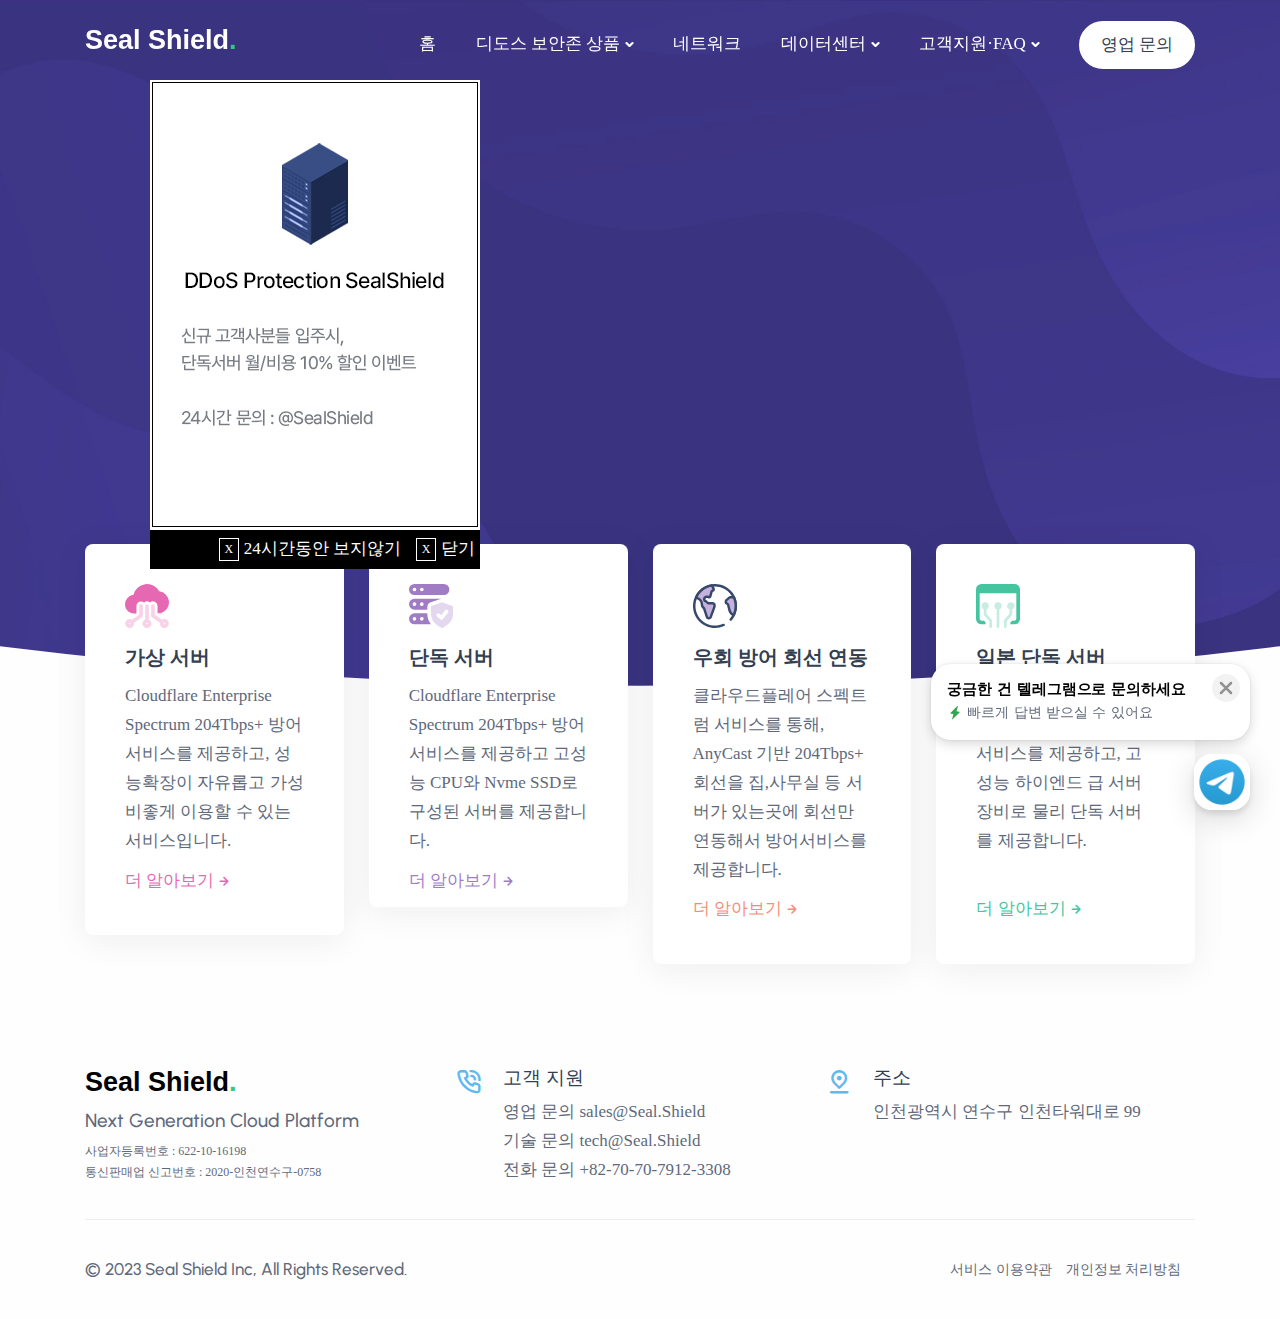
<file: index.html>
<!DOCTYPE html>
<html lang="en">

<head>
	<meta charset="utf-8">
	<meta name="viewport" content="width=device-width, initial-scale=1.0">
	<title>Seal Shield</title>
	<link rel="shortcut icon" href="./static/img/favicon.png">
	<link rel="stylesheet" href="./static/css/plugins.css">
	<link rel="stylesheet" href="./static/css/style.css">
	<link rel="stylesheet" href="./static/css/colors/sky.css">
	<link rel="preload" href="./static/css/fonts/urbanist.css" as="style" onload="this.rel='stylesheet'">
	<link rel="stylesheet" href="./static/css/common.css">
	<link rel="stylesheet" href="https://webfontworld.github.io/naver/NanumSquare.css">
	<style>
		.hangle {
			font-family: 'NanumSquare';
			font-weight: 450;
		}

		.banner-wrap {align-items:center;justify-content:center;position:absolute !important;top:80px;left:150px;display:none;z-index:9;font-family:"NanumSquqre";}
		.banner-inner {background:#000;}
        .banner-footer {margin-bottom:0;color:#fff;width:100%;display:flex;align-items:center;justify-content:flex-end;padding:5px;gap:15px;}
        .banner-footer li {list-style:none;margin-bottom:0;cursor:pointer;display:flex;align-items:center;}
        .banner-footer li > span {border:1px solid #fff;display:inline-block;width:20px;font-size:12px;margin-right:5px;text-align:center;}

		.display-flex {display:flex;}
	</style>

	<script type="text/javascript">
		const getCookie = (name) => {
			const value = document.cookie.match('(^|;) ?' + name + '=([^;]*)(;|$)');
			return value ? value[2] : null;
		}

		const closeModal = () => {
			const banner = document.getElementById('banner');
			banner.style.display = "none"
		}

		const closeModalDuringOneday = () => {
			let date = new Date(Date.now() + 86400e3);
			date = date.toUTCString();
			document.cookie = `bannerClose=T; expires=${date}`
			closeModal();
		}

		function setBanner (){
			const banner = document.getElementById('banner');
			if (getCookie('bannerClose') == null) {
				banner.className += " display-flex";
			} else if(getCookie("bannerClose") == "T") {
				closeModal();
			};
		}
	</script>
</head>

<body onload="setBanner();">
	<div class="content-wrapper">
		<header class="wrapper bg-soft-primary">
			<nav class="navbar navbar-expand-lg classic transparent position-absolute navbar-dark">
				<div class="container flex-lg-row flex-nowrap align-items-center">
					<div class="navbar-brand w-100">
						<a href="./index.html">
							<h2 class="logo-dark"
								style="color: #000000; font-family: Poppins, sans-serif; font-weight: 600;">Seal Shield<d style="color: #27cf7b;">.</d>
							</h2>
							<h2 class="logo-light"
								style="color: #FFFFFF; font-family: Poppins, sans-serif; font-weight: 600;">Seal Shield<d style="color: #27cf7b;">.</d>
							</h2>
						</a>
					</div>
					<div class="navbar-collapse offcanvas offcanvas-nav offcanvas-start">
						<div class="offcanvas-header d-lg-none">
							<h3 class="text-white fs-30 mb-0">Seal Shield</h3>
							<button type="button" class="btn-close btn-close-white" data-bs-dismiss="offcanvas"
								aria-label="Close"></button>
						</div>
						<div class="offcanvas-body ms-lg-auto d-flex flex-column h-100">
							<ul class="navbar-nav">
								<li class="nav-item dropdown dropdown-mega">
									<a class="nav-link hangle" href="./index.html">홈</a>
								</li>
								<li class="nav-item dropdown">
									<a class="nav-link dropdown-toggle hangle" href="javascript:void(0);" data-bs-toggle="dropdown">디도스
										보안존 상품</a>
									<div class="dropdown-menu dropdown-lg">
										<div class="dropdown-lg-content">
											<div>
												<h6 class="dropdown-header">Compute</h6>
												<ul class="list-unstyled">
													<li><a class="dropdown-item hangle" href="./virtualServer.html">가상
															서버</a></li>
													<li><a class="dropdown-item hangle" href="./dedicatedServer.html">단독
															서버</a></li>
													<li><a class="dropdown-item hangle"
															href="./japanDedicatedServer.html">일본 단독 서버</a></li>
												</ul>
											</div>
											<div>
												<h6 class="dropdown-header">Network</h6>
												<ul class="list-unstyled">
													<li><a class="dropdown-item hangle" href="./bypassDefense.html">우회 방어 회선
															연동</a></li>
												</ul>
											</div>
											<div>
												<h6 class="dropdown-header">Datacenter</h6>
												<ul class="list-unstyled">
													<li><a class="dropdown-item hangle" href="javascript:void(0);">코로케이션</a></li>
													<li><a class="dropdown-item hangle" href="javascript:void(0);">클라우드플레어 스펙트럼</a></li>
												</ul>
											</div>
										</div>
									</div>
								</li>
								<li class="nav-item dropdown">
									<a class="nav-link hangle" href="./network.html">네트워크</a>
								</li>
								<li class="nav-item dropdown">
									<a class="nav-link dropdown-toggle hangle" href="javascript:void(0);"
										data-bs-toggle="dropdown">데이터센터</a>
									<ul class="dropdown-menu">
										<li class="dropdown dropdown-submenu dropend"><a
												class="dropdown-item dropdown-toggle hangle" href="javascript:void(0);"
												data-bs-toggle="dropdown">대한민국</a>
											<ul class="dropdown-menu">
												<li class="nav-item"><a class="dropdown-item" href="javascript:void(0);">KT Clean-Zone</a>
												</li>
												<li class="nav-item"><a class="dropdown-item" href="javascript:void(0);">SK Clean-Zone</a>
												</li>
												<li class="nav-item"><a class="dropdown-item" href="javascript:void(0);">Kinx
														Clean-Zone</a></li>
											</ul>
										</li>
										<li class="dropdown dropdown-submenu dropend"><a
												class="dropdown-item dropdown-toggle hangle" href="javascript:void(0);"
												data-bs-toggle="dropdown">일본</a>
											<ul class="dropdown-menu">
												<li class="nav-item"><a class="dropdown-item" href="javascript:void(0);">Tokyo-IDC</a>
												</li>
											</ul>
										</li>
										<li class="dropdown dropdown-submenu dropend"><a
												class="dropdown-item dropdown-toggle hangle" href="javascript:void(0);"
												data-bs-toggle="dropdown">미국</a>
											<ul class="dropdown-menu">
												<li class="nav-item"><a class="dropdown-item" href="javascript:void(0);">Cloudflare 대한민국
														리전</a></li>
											</ul>
										</li>
									</ul>
								</li>
								<li class="nav-item dropdown">
									<a class="nav-link dropdown-toggle hangle" href="javascript:void(0);"
										data-bs-toggle="dropdown">고객지원·FAQ</a>
									<ul class="dropdown-menu">
										<li class="nav-item"><a class="dropdown-item hangle" href="./contact.html">연락처</a>
										</li>
										<li class="dropdown dropdown-submenu dropend"><a
												class="dropdown-item dropdown-toggle hangle" href="javascript:void(0);"
												data-bs-toggle="dropdown">법률</a>
											<ul class="dropdown-menu">
												<li class="nav-item"><a class="dropdown-item hangle"
														href="./term.html">서비스 이용약관</a></li>
												<li class="nav-item"><a class="dropdown-item hangle"
														href="./privacy.html">개인정보 처리방침</a></li>
											</ul>
										</li>
									</ul>
								</li>
							</ul>
							<!-- /.navbar-nav -->
							<div class="offcanvas-footer d-lg-none">
								<div>
									<a href="mailto:tech@Seal.Shield" class="link-inverse">tech@Seal.Shield</a>
									<br /> +82-70-70-7912-3308<br />
								</div>
							</div>
							<!-- /.offcanvas-footer -->
						</div>
						<!-- /.offcanvas-body -->
					</div>
					<!-- /.navbar-collapse -->
					<div class="navbar-other ms-lg-4">
						<ul class="navbar-nav flex-row align-items-center ms-auto">
							<li class="nav-item d-none d-md-block">
								<a href="./contact.html" class="btn btn-sm btn-white rounded-pill hangle">영업 문의</a>
							</li>
							<li class="nav-item d-lg-none">
								<button class="hamburger offcanvas-nav-btn"><span></span></button>
							</li>
						</ul>
						<!-- /.navbar-nav -->
					</div>
					<!-- /.navbar-other -->
				</div>
				<!-- /.container -->
			</nav>
			<!-- /.navbar -->
		</header>
		<!-- /header -->





		<div id="banner" class="banner-wrap">
			<div class="banner-inner">
				<img src="./banner.jpg" alt="배너 이미지">
				<ul class="banner-footer">
					<li onclick="closeModalDuringOneday();"><span>X</span>24시간동안 보지않기</li>
					<li onclick="closeModal();"><span>X</span>닫기</li>
				</ul>
			</div>
		</div>
		<section class="wrapper image-wrapper bg-image bg-overlay bg-overlay-300"
			data-image-src="./static/img/photos/bg2.jpg">
			<div class="container pt-16 pb-17 pt-md-20 pb-md-19 text-center">
				<div class="row">
					<div class="col-lg-8 col-xl-8 col-xxl-8 mx-auto" data-cues="slideInDown" data-group="page-title">
						<h1 class="display-1 text-white fs-60 mb-4 px-md-15 px-lg-0">DDoS Protection, <span
								class="underline-3 style-2 yellow">Made-Easy</span></h1>
						<p class="lead fs-24 text-white lh-sm mb-7 mx-md-13 mx-lg-10 hangle">쉽고 간편한 디도스 보안을 다양한 상품과 함께
							이용할 수 있습니다.</p>
					</div>
					<!-- /column -->
				</div>
				<!-- /.row -->
			</div>
			<!-- /.container -->
			<div class="overflow-hidden">
				<div class="divider text-light mx-n2">
					<svg xmlns="http://www.w3.org/2000/svg" viewBox="0 0 1440 60">
						<path fill="currentColor" d="M0,0V60H1440V0A5771,5771,0,0,1,0,0Z" />
					</svg>
				</div>
			</div>
		</section>
		<!-- /section -->
		<section class="wrapper bg-light">
			<div class="container pb-10 pb-md-10">
				<div class="row gx-md-5 gy-5 mt-n19">
					<div class="col-md-6 col-xl-3">
						<div class="card shadow-lg">
							<div class="card-body">
								<svg xmlns="http://www.w3.org/2000/svg" viewBox="0 0 256 256"
									class="svg-inject icon-svg icon-svg-sm solid-mono text-fuchsia mb-3">
									<g data-name="Layer 2">
										<g data-name="Layer 1">
											<path class="fill-secondary"
												d="M229 204.06a25.63 25.63 0 00-13.31 3.8l-42.34-29.32V128a10.67 10.67 0 00-21.35 0v56.11a10.63 10.63 0 004.59 8.77l46.9 32.48A26.59 26.59 0 00203 230a26 26 0 1026-26zm0 30.61a4.64 4.64 0 114.64-4.64 4.64 4.64 0 01-4.64 4.64zm-90.33-28.25V128a10.67 10.67 0 10-21.34 0v78.42a26 26 0 1021.34 0zM128 234.67a4.64 4.64 0 114.64-4.64 4.64 4.64 0 01-4.64 4.64z" />
											<path class="fill-primary"
												d="M49.84 172.21l14.1-.18 2.73-1.89V128a26.71 26.71 0 0126.67-26.67 26.41 26.41 0 0117.33 6.57 26.14 26.14 0 0134.66 0 26.53 26.53 0 0144 20.1v42.14l.56.39 16.46-.19a8.5 8.5 0 002.08-.31 65.34 65.34 0 00-9.23-127.65A81 81 0 0049.07 62.91 55.07 55.07 0 000 117.57c0 28.03 21 51.5 49.84 54.64z" />
											<path class="fill-secondary"
												d="M104 128a10.67 10.67 0 10-21.33 0v50.53l-42.33 29.31A25.91 25.91 0 1053 230a25.68 25.68 0 00-.48-4.67l46.89-32.48a10.63 10.63 0 004.59-8.77V128zM27 234.67a4.64 4.64 0 114.65-4.67 4.64 4.64 0 01-4.65 4.67z" />
										</g>
									</g>
								</svg>
								<h4 style="hangle">가상 서버</h4>
								<p class="mb-2 hangle">Cloudflare Enterprise Spectrum 204Tbps+ 방어서비스를 제공하고, 성능확장이 자유롭고
									가성비좋게 이용할 수 있는 서비스입니다.</p>
								<a href="./virtualServer.html" class="more hover link-fuchsia hangle">더 알아보기</a>
							</div>
							<!--/.card-body -->
						</div>
						<!--/.card -->
					</div>
					<!--/column -->
					<div class="col-md-6 col-xl-3">
						<div class="card shadow-lg">
							<div class="card-body" style="height:362.43px;">
								<svg xmlns="http://www.w3.org/2000/svg" viewBox="0 0 256 256"
									class="svg-inject icon-svg icon-svg-sm solid-mono text-violet mb-3">
									<path class="fill-secondary"
										d="M250.58 126.14l-56-19a8 8 0 00-5.16 0l-56 19a8 8 0 00-5.42 7.57v42.87c0 52.32 58.38 77.72 60.88 78.8a8.19 8.19 0 003.12.62 7.85 7.85 0 003.12-.64c2.5-1.06 60.88-26.48 60.88-78.78v-42.87a8 8 0 00-5.42-7.57zm-23.52 40.45l-29.33 37.33a10.66 10.66 0 01-15.33 1.5l-18.67-16a10.66 10.66 0 0113.87-16.19l10.22 8.77 22.47-28.57a10.66 10.66 0 0116.77 13.18z" />
									<path class="fill-primary"
										d="M202.67 0H32a32 32 0 000 64h170.67a32 32 0 000-64zM32 42.67A10.67 10.67 0 1142.67 32 10.67 10.67 0 0132 42.67zm42.67 0A10.67 10.67 0 1185.34 32a10.67 10.67 0 01-10.67 10.67zM32 85.33a32 32 0 000 64h74.67v-15.57a29.38 29.38 0 0120-27.84l55.89-19a29 29 0 019.49-1.6zM32 128a10.67 10.67 0 1110.67-10.67A10.7 10.7 0 0132 128zm42.67 0a10.67 10.67 0 1110.67-10.67A10.7 10.7 0 0174.67 128zm32 48.53v-5.87H32a32 32 0 000 64h95.68c-12.27-15.57-21.01-35.09-21.01-58.13zM32 213.33a10.67 10.67 0 1110.67-10.66A10.7 10.7 0 0132 213.33zm42.67 0a10.67 10.67 0 1110.67-10.66 10.7 10.7 0 01-10.67 10.66z" />
									</svg>
								<h4 style="hangle">단독 서버</h4>
								<p class="mb-2 hangle">Cloudflare Enterprise Spectrum 204Tbps+ 방어서비스를 제공하고 고성능 CPU와 Nvme SSD로 구성된 서버를 제공합니다.
								</p>
								<a href="./dedicatedServer.html" class="more hover link-violet hangle">더 알아보기</a>
							</div>
							<!--/.card-body -->
						</div>
						<!--/.card -->
					</div>
					<!--/column -->
					<div class="col-md-6 col-xl-3">
						<div class="card shadow-lg">
							<div class="card-body">
								<svg xmlns="http://www.w3.org/2000/svg" viewBox="0 0 409.6 409.6"
									class="svg-inject icon-svg icon-svg-sm solid-mono text-violet mb-3">
									<path class="lineal-stroke"
										d="M204.8 409.6C91.9 409.6 0 317.7 0 204.8c0-28.1 5.7-55.9 17-81.7C62.1 19.4 182.8-28.1 286.6 17c45.5 19.8 82.3 55.5 103.5 100.4 12.9 27.3 19.6 57.2 19.5 87.4v4.1c-.4 23.5-4.9 46.7-13.3 68.7-2.1 5.5-4.5 11.2-7.2 16.6 0 0 0 .1-.1.1l-.1.3c-7.8 16-17.7 30.8-29.3 44.2-4.1 4.9-11.4 5.5-16.2 1.4-4.9-4.1-5.5-11.4-1.4-16.2.1-.1.1-.2.2-.2 10.4-11.9 19.1-25.2 26-39.4l.2-.3c2.4-4.9 4.5-9.8 6.4-14.7 7.4-19.5 11.4-40.1 11.8-60.9v-3.8c.1-26.8-5.9-53.3-17.3-77.6C335 54.8 257.3 13.3 178.1 25 116.6 34 62.9 75.2 38 132.3c-10 22.9-15.1 47.6-15 72.5 0 100.2 81.5 181.8 181.8 181.8 26.1.1 52-5.6 75.7-16.5 5.8-2.6 12.6.1 15.2 5.9 2.5 5.7 0 12.4-5.6 15-26.7 12.3-55.8 18.7-85.3 18.6z" />
									<path class="lineal-fill"
										d="M398.1 204.8v3.9c-.4 22.2-4.6 44.1-12.5 64.8-2 5.4-4.3 10.6-6.8 15.7l-.1.3c-19.7-8.2-34.3-25.4-39.3-46.1l-12.2-50.7c-.7-2.8-2.5-5.3-4.9-6.8L311 179c-3.5-2.2-5.5-6.1-5.2-10.2l.8-9.8c.3-3.4 1.9-6.5 4.5-8.7l27.4-23.1c2.6-2.2 5.9-3.3 9.3-3l31.9-2c12.1 25.8 18.4 54 18.4 82.6z" />
									<path class="lineal-stroke"
										d="M378.6 301c-1.5 0-3-.3-4.4-.9-23.1-9.6-40.2-29.7-46.1-54.1L316 195.5l-11-6.8c-7.3-4.4-11.4-12.6-10.6-21.1l.8-9.8c.6-6.4 3.6-12.3 8.6-16.5l27.3-23c4.7-3.9 10.6-6 16.7-5.7l31.2-1.9c4.7-.3 9.1 2.3 11.1 6.6 12.9 27.3 19.6 57.2 19.5 87.4v4.1c-.4 23.5-4.9 46.7-13.3 68.7-2.1 5.5-4.5 11.2-7.2 16.6 0 0 0 .1-.1.1l-.1.3c-2 4.1-6 6.5-10.3 6.5zm-61.4-131.6l10.9 6.7c5.1 3.1 8.7 8.1 10.1 13.9l12.2 50.7c2.3 9.6 7.1 18.3 13.9 25.4 2.7 2.8 5.6 5.3 8.8 7.4.6-1.4 1.1-2.8 1.6-4.1 7.4-19.5 11.4-40.1 11.8-60.9v-3.8c.1-24.2-4.8-48.2-14.2-70.5l-23.9 1.5h-1.8c-.3 0-.6.1-.8.3l-27.4 23.1c-.3.2-.4.5-.4.8l-.8 9.5z" />
									<path class="lineal-fill"
										d="M197.9 217.9s-22.1 60.7-32 88a19.44 19.44 0 01-18.3 12.8h-.2c-8.3-.1-15.6-5.4-18.2-13.3l-25.4-75.9c-.5-1.4-1.2-2.7-2.2-3.8-1-1.1-2.2-2-3.5-2.7-7.3-3.7-13.3-19-13.3-19l-2.7-22.2c-1.5-12.6-6.9-24.3-15.4-33.7-8.1-9-18.7-15.3-30.4-18.2l-3.4-.8c-2.5-.6-4.1-3.2-3.5-5.8l.3-.9c27.5-58.3 82.2-99.1 145.9-108.8.4-.1.7.1.9.4L191 42.9c.8 1.6 1.2 3.3 1.2 5v2.3c0 3.9-2 7.5-5.4 9.6l-9.2 5.6c-2.5 1.5-4.2 3.9-5 6.6l-11.8 43.2c-1.7 6.3-8.2 10-14.5 8.3-.4-.1-.8-.2-1.2-.4l-6.9-2.6c-5-1.9-12.3-.9-19.4 1-8.7 2.3-14.8 10.3-14.8 19.3 0 8.9 5.8 16.6 14.3 19.2 7.8 2.3 14.6 20.1 36.2 20.1 0 0 38-4.8 43.2 6.9 4.3 9.8 3.8 20.9.2 30.9z" />
									<path class="lineal-stroke"
										d="M147.6 330.1h-.2c-13.2-.1-24.9-8.6-29.1-21.1L93 233.2c-10.4-5.3-17-20.5-18.8-25-.4-.9-.6-1.9-.7-2.8l-2.6-22.2c-1.2-10.2-5.6-19.7-12.5-27.3-6.6-7.3-15.2-12.4-24.7-14.8l-3.4-.8c-8.7-2.2-14-11-11.8-19.7.3-1 .6-2 1.1-3 29-61.8 87-105.1 154.6-115.2.6-.1 1.2-.1 1.8-.1 4.7 0 8.9 2.6 11 6.8l14.4 28.8c1.6 3.2 2.4 6.6 2.4 10.2v2.3c0 7.9-4.1 15.3-10.9 19.4l-9.1 5.6-11.8 42.8c-2.8 10.1-12 17.2-22.5 17.2-2.9 0-5.8-.5-8.5-1.6l-6.8-2.6c-.8-.2-1.5-.3-2.3-.2-3.4.1-6.8.7-10 1.6-3.7 1-6.3 4.3-6.3 8.2 0 1.1.2 2.1.6 3.1.9 2.4 2.9 4.3 5.4 5 5.4 1.6 9.3 5.5 13 9.2 5.2 5.2 10.2 10.2 19.3 10.4 5.7-.6 11.5-1 17.3-1 13.1 0 31.2 1.5 37 14.8 5.2 11.8 5.4 25.8.4 39.4 0 0-22.1 60.7-32 88-4.4 12.3-16 20.4-29 20.4zm-44.2-117.4c5.4 2.7 9.4 7.4 11.3 13.1l25.4 75.9c1.1 3.2 4.1 5.4 7.4 5.4h.1c3.3 0 6.3-2.1 7.5-5.2 9.9-27.2 32-88 32-88 2.7-7.5 2.9-15 .6-21.2-1.4-.6-5.7-2.1-16.4-2.1-5.1 0-10.2.3-15.2.9-.5.1-1 .1-1.4.1-19.1 0-29.8-10.8-36.2-17.2-1.2-1.3-2.5-2.5-3.8-3.6-13.1-4.1-22-16.3-22-30 0-14.2 9.6-26.7 23.3-30.4 5.2-1.5 10.6-2.3 16-2.4 3.6-.1 7.1.5 10.4 1.7l7.1 2.7c.1 0 .1 0 .2-.1.1 0 .1-.1.1-.2L161.5 69c1.5-5.6 5.1-10.4 10.1-13.4l9.1-5.5V48l-10.8-21.6c-54.1 10.5-100.4 45-126 93.8 26.9 8.7 46.3 32.3 49.7 60.3l2.4 20.6c2.2 5 5.6 10.4 7.4 11.6z" />
									</svg>
								<h4>우회 방어 회선 연동</h4>
								<p class="mb-2 hangle">클라우드플레어 스펙트럼 서비스를 통해, AnyCast 기반 204Tbps+ 회선을 집,사무실 등 서버가 있는곳에
									회선만 연동해서 방어서비스를 제공합니다.</p>
								<a href="./bypassDefense.html" class="more hover link-orange hangle">더 알아보기</a>
							</div>
							<!--/.card-body -->
						</div>
						<!--/.card -->
					</div>
					<!--/column -->
					<div class="col-md-6 col-xl-3">
						<div class="card shadow-lg">
							<div class="card-body">
								<svg xmlns="http://www.w3.org/2000/svg" viewBox="0 0 256 256"
									class="svg-inject icon-svg icon-svg-sm solid-mono text-green mb-3">
									<g data-name="Layer 2">
										<path class="fill-secondary"
											d="M61.33 173v-25.3a21.33 21.33 0 10-16 0V176a8.14 8.14 0 001.92 5.22l30.08 35.08V248a8 8 0 0016 0v-34.67a8.12 8.12 0 00-1.92-5.22zM128 106.67a21.31 21.31 0 00-8 41.07V248a8 8 0 0016 0V147.74a21.31 21.31 0 00-8-41.07zM224 128a21.33 21.33 0 10-29.33 19.74V173l-30.08 35.09a8 8 0 00-1.92 5.21V248a8 8 0 0016 0v-31.71l30.08-35.09a8 8 0 001.92-5.22v-28.25A21.29 21.29 0 00224 128z" />
										<path class="fill-primary"
											d="M224 0H32A32.09 32.09 0 000 32v170.67a32.09 32.09 0 0032 32h24v-10.45l-9.28-10.88H32a10.7 10.7 0 01-10.67-10.67V53.34h213.34v149.33A10.7 10.7 0 01224 213.34h-14.72L200 224.22v10.45h24a32.09 32.09 0 0032-32V32a32.09 32.09 0 00-32-32z" />
									</g>
								</svg>
								<h4>일본 단독 서버</h4>
								<p class="mb-2 hangle">AWS급 최하단 10G 백본용량으로 디도스방어 서비스를 제공하고, 고성능 하이엔드 급 서버 장비로 물리 단독 서버를
									제공합니다.</p>
								</br>
								<a href="./japanDedicatedServer.html" class="more hover link-green hangle">더 알아보기</a>
							</div>
							<!--/.card-body -->
						</div>
						<!--/.card -->
					</div>
					<!--/column -->
				</div>
				<!--/.row -->
			</div>
			<!-- /.container -->
		</section>
		<!-- /section -->





	</div>
	<!-- /.content-wrapper -->
	<footer>
		<div class="container pt-10 pb-7">
			<div class="row gx-lg-0 gy-6">
				<div class="col-lg-4">
					<div class="widget">
						<h2 class="logo-dark mb-1"
							style="color: #000000; font-family: Poppins, sans-serif; font-weight: 600;">Seal Shield<d
								style="color: #27cf7b;">.</d>
						</h2>
						<p class="lead mb-1">Next Generation Cloud Platform</p>
						<p class="mb-0 hangle" style="font-size: .6rem;">
							사업자등록번호 : 622-10-16198<br>
							통신판매업 신고번호 : 2020-인천연수구-0758<br>
						</p>
					</div>
					<!-- /.widget -->
				</div>
				<!-- /column -->
				<div class="col-lg-4">
					<div class="widget">
						<div class="d-flex flex-row">
							<div>
								<div class="icon text-primary fs-28 me-4 mt-n1"> <i class="uil uil-phone-volume"></i>
								</div>
							</div>
							<div>
								<h5 class="mb-1 hangle">고객 지원</h5>
								<p class="mb-0 hangle">영업 문의 sales@Seal.Shield<br />기술 문의 tech@Seal.Shield<br />전화 문의
									+82-70-70-7912-3308</p>
							</div>
						</div>
						<!--/div -->
					</div>
					<!-- /.widget -->
				</div>
				<!-- /column -->
				<div class="col-lg-4">
					<div class="widget">
						<div class="d-flex flex-row">
							<div>
								<div class="icon text-primary fs-28 me-4 mt-n1"> <i
										class="uil uil-location-pin-alt"></i> </div>
							</div>
							<div class="align-self-start justify-content-start hangle">
								<h5 class="mb-1 hangle">주소</h5>
								<address>인천광역시 연수구 인천타워대로 99</address>
							</div>
						</div>
						<!--/div -->
					</div>
					<!-- /.widget -->
				</div>
				<!-- /column -->
			</div>
			<!--/.row -->
			<hr class="mt-7 mt-md-7 mb-7" />
			<div class="d-md-flex align-items-center justify-content-between">
				<p class="mb-2 mb-lg-0">© 2023 Seal Shield Inc, All Rights Reserved.</p>
				<nav class="nav mb-0 hangle">
					<a href="./term.html" style="font-size: .7rem; margin: 0 0.7rem 0 0; color: #60697b;">서비스 이용약관</a>
					<a href="./privacy.html" style="font-size: .7rem; margin: 0 0.7rem 0 0; color: #60697b;">개인정보
						처리방침</a>
				</nav>
				<!-- /.social -->
			</div>
		</div>
		<!-- /.container -->
	</footer>
	<div class="progress-wrap">
		<svg class="progress-circle svg-content" width="100%" height="100%" viewBox="-1 -1 102 102">
			<path d="M50,1 a49,49 0 0,1 0,98 a49,49 0 0,1 0,-98" />
		</svg>
	</div>
	<script src="./static/js/plugins.js"></script>
	<script src="./static/js/theme.js"></script>
	<script>
		function closePop() {
			var popup = document.getElementsByClassName("kbDpsJ");
			popup[0].style.display = "none";
		}
	</script>
	<article role="dialog" class="PCBubblePopupLayer__PCBubbleWrapper-ch-front__sc-qr66bs-0 kbDpsJ">
		<h2 class="a11y-hidden">Channel Talk pop-up</h2>
		<div class="PCLabelButton__Wrapper-ch-front__sc-1viw4do-1 gcPqyR">
			<button type="button" class="PCLabelButton__LabelButton-ch-front__sc-1viw4do-0 kdbiBm">
				<div class="PCLabelButton__TextWrapper-ch-front__sc-1viw4do-2 iOwXlC">
					<div class="PCLabelButton__Title-ch-front__sc-1viw4do-3 kqRZza">궁금한 건 텔레그램으로 문의하세요</div>
					<div class="PCLabelButton__Status-ch-front__sc-1viw4do-4 jOeHgT">
						<svg xmlns="http://www.w3.org/2000/svg" width="16" height="16" fill="none" viewBox="0 0 24 24"
							foundation="[object Object]" class="Iconstyled__Icon-sc-1iqwu2g-0 iCEngM"
							data-testid="bezier-react-icon" color="bgtxt-green-normal" margintop="0" marginright="0"
							marginbottom="0" marginleft="0">
							<path fill="currentColor" fill-rule="evenodd"
								d="m18.54 10.226-4.319-1 2.082-7.083c.146-.496-.468-.86-.833-.493L5.146 12.002a.5.5 0 0 0 .242.84l4.32 1-2.084 7.082c-.146.498.468.861.834.494l10.323-10.352a.5.5 0 0 0-.24-.84Z"
								clip-rule="evenodd"></path>
						</svg>빠르게 답변 받으실 수 있어요</span>
					</div>
				</div>
			</button>
			<div class="PCLabelButton__CloseButtonArea-ch-front__sc-1viw4do-7 imEiwF">
				<span class="a11y-hidden">Close</span>
				<button class="PCLabelButton__CloseButton-ch-front__sc-1viw4do-6 flvCTH" onclick="closePop()">
					<svg width="20" height="20" viewBox="0 0 24 24" fill="none" xmlns="http://www.w3.org/2000/svg"
						foundation="[object Object]"
						class="InnerIconstyled__Icon-ch-front__sc-197h5bb-0 dVEMjZ PCLabelButton__CloseIcon-ch-front__sc-1viw4do-5 hLYLWV"
						defaultopacity="1" hoveredopacity="1" margintop="0" marginright="0" marginbottom="0"
						marginleft="0" withtheme="false">
						<path fill="currentColor"
							d="M4.92893 4.92893C4.34315 5.51472 4.34315 6.46447 4.92893 7.05025L9.87868 12L4.92893 16.9497C4.34315 17.5355 4.34315 18.4853 4.92893 19.0711C5.51472 19.6569 6.46447 19.6569 7.05025 19.0711L12 14.1213L16.9497 19.0711C17.5355 19.6569 18.4853 19.6569 19.0711 19.0711C19.6569 18.4853 19.6569 17.5355 19.0711 16.9497L14.1213 12L19.0711 7.05025C19.6569 6.46447 19.6569 5.51472 19.0711 4.92893C18.4853 4.34315 17.5355 4.34315 16.9497 4.92893L12 9.87868L7.05025 4.92893C6.46447 4.34315 5.51472 4.34315 4.92893 4.92893Z">
						</path>
					</svg>
				</button>
			</div>
		</div>
	</article>
	<div data-ch-testid="launcher" class="Launcherstyled__LauncherButtonWrapper-ch-front__sc-vjd8p8-0 fhSQvV">
		<button type="button" onclick="window.open('https://t.me/sealshield/')">
			<div class="ChatButtonContainer__Container-ch-front__sc-1xjuzon-0 bKNCWH">
				<span class="a11y-hidden">Channel Chat Button</span>
				<div class="SenderButtonView__Wrapper-ch-front__sc-16y2woi-0 omWkp">
					<div src="./static/img/tele_logo.png"
						class="SenderButtonView__SenderAvatarBg-ch-front__sc-16y2woi-1 LVsny"></div>
				</div>
				<div class="IconButtonView__Background-ch-front__sc-vtu014-0 jaYpSL">
					<svg width="36" height="36" color="#ffffff">
						<use href="#channel-filled"></use>
					</svg>
				</div>
				<div class="MinimizeButtonView__Wrapper-ch-front__sc-11fv1z6-0 aSXzX">
					<svg xmlns="http://www.w3.org/2000/svg" width="36" height="36" fill="none" viewBox="0 0 24 24"
						foundation="[object Object]" class="Iconstyled__Icon-sc-1iqwu2g-0 pJGcx"
						data-testid="bezier-react-icon" color="txt-black-darker" margintop="0" marginright="0"
						marginbottom="0" marginleft="0" aria-hidden="true">
						<path fill="currentColor" fill-rule="evenodd"
							d="M16.95 8.464a1 1 0 1 0-1.414-1.414L12 10.586 8.465 7.051A1 1 0 0 0 7.05 8.464L10.586 12 7.05 15.535a1 1 0 1 0 1.414 1.414L12 13.414l3.536 3.536a1 1 0 0 0 1.414-1.415L13.414 12l3.536-3.536Z"
							clip-rule="evenodd"></path>
					</svg>
				</div>
			</div>
		</button>
	</div>
</body>

</html>
</file>
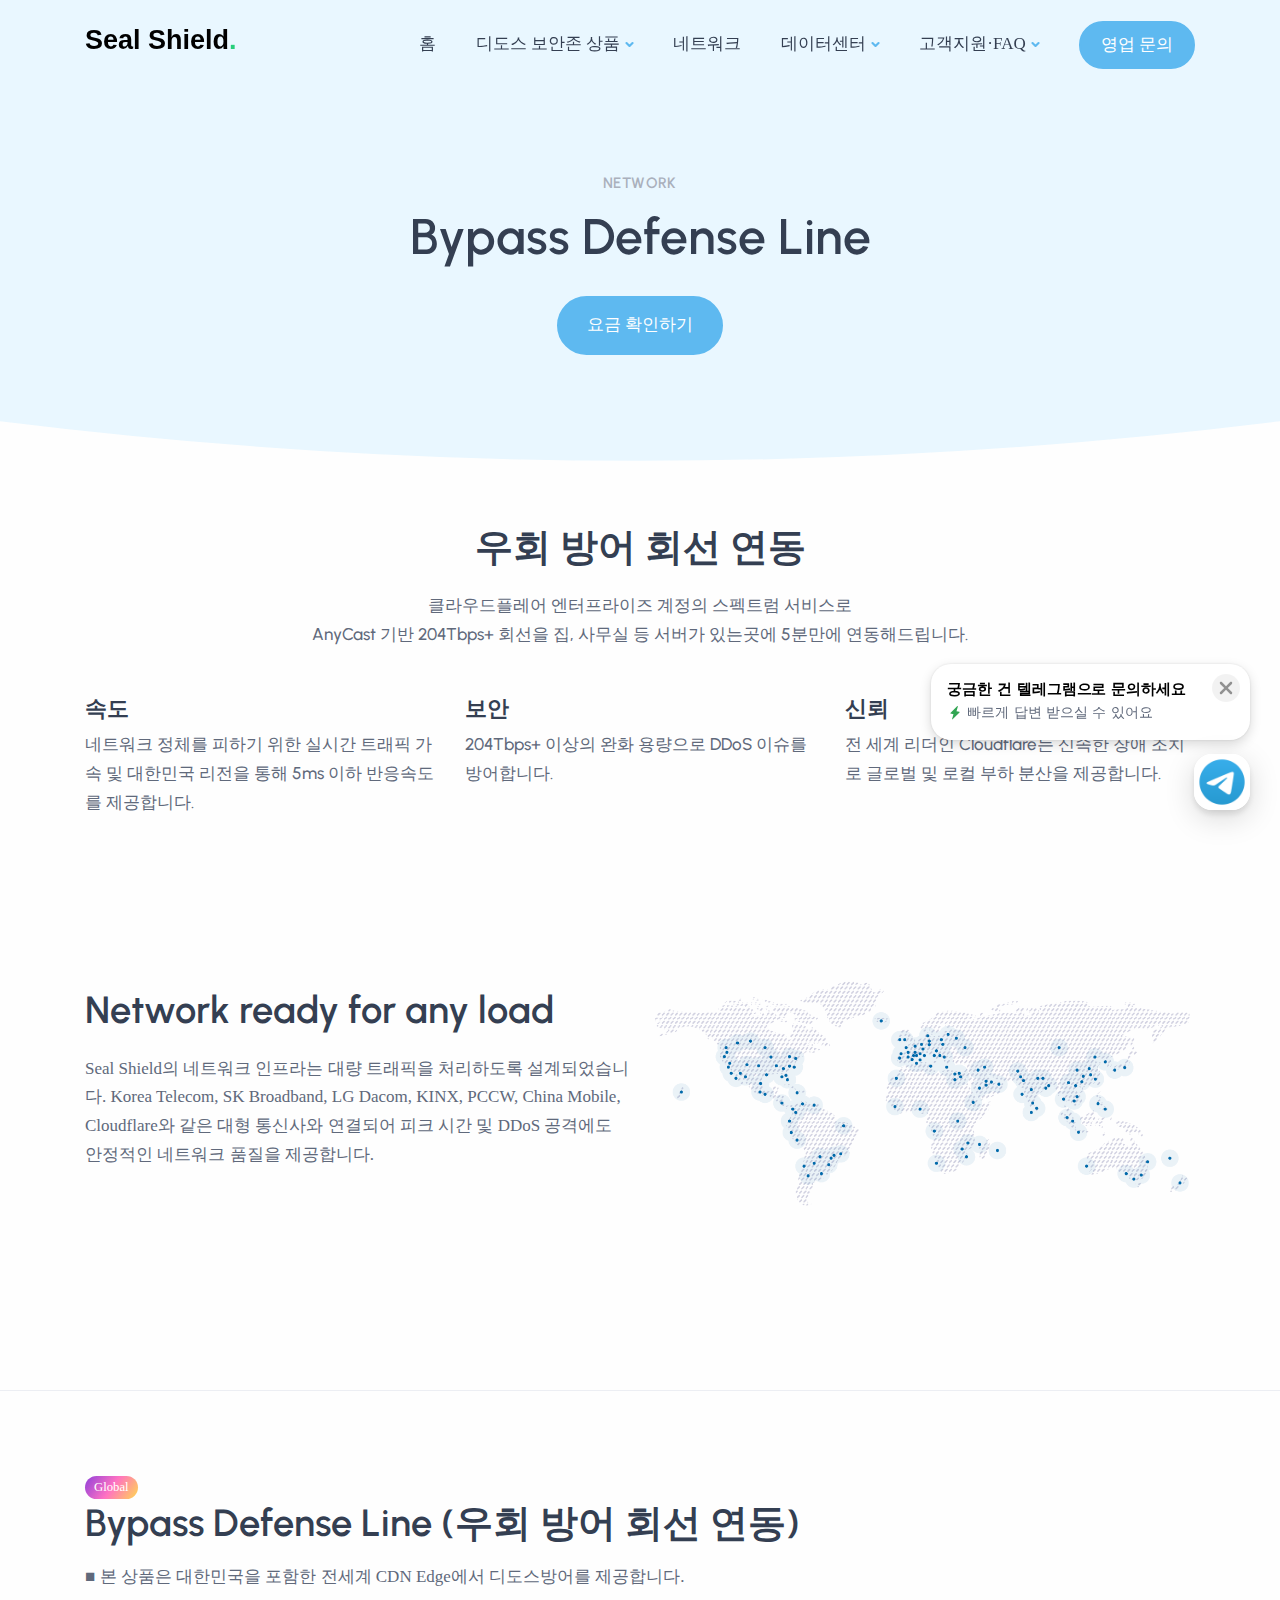
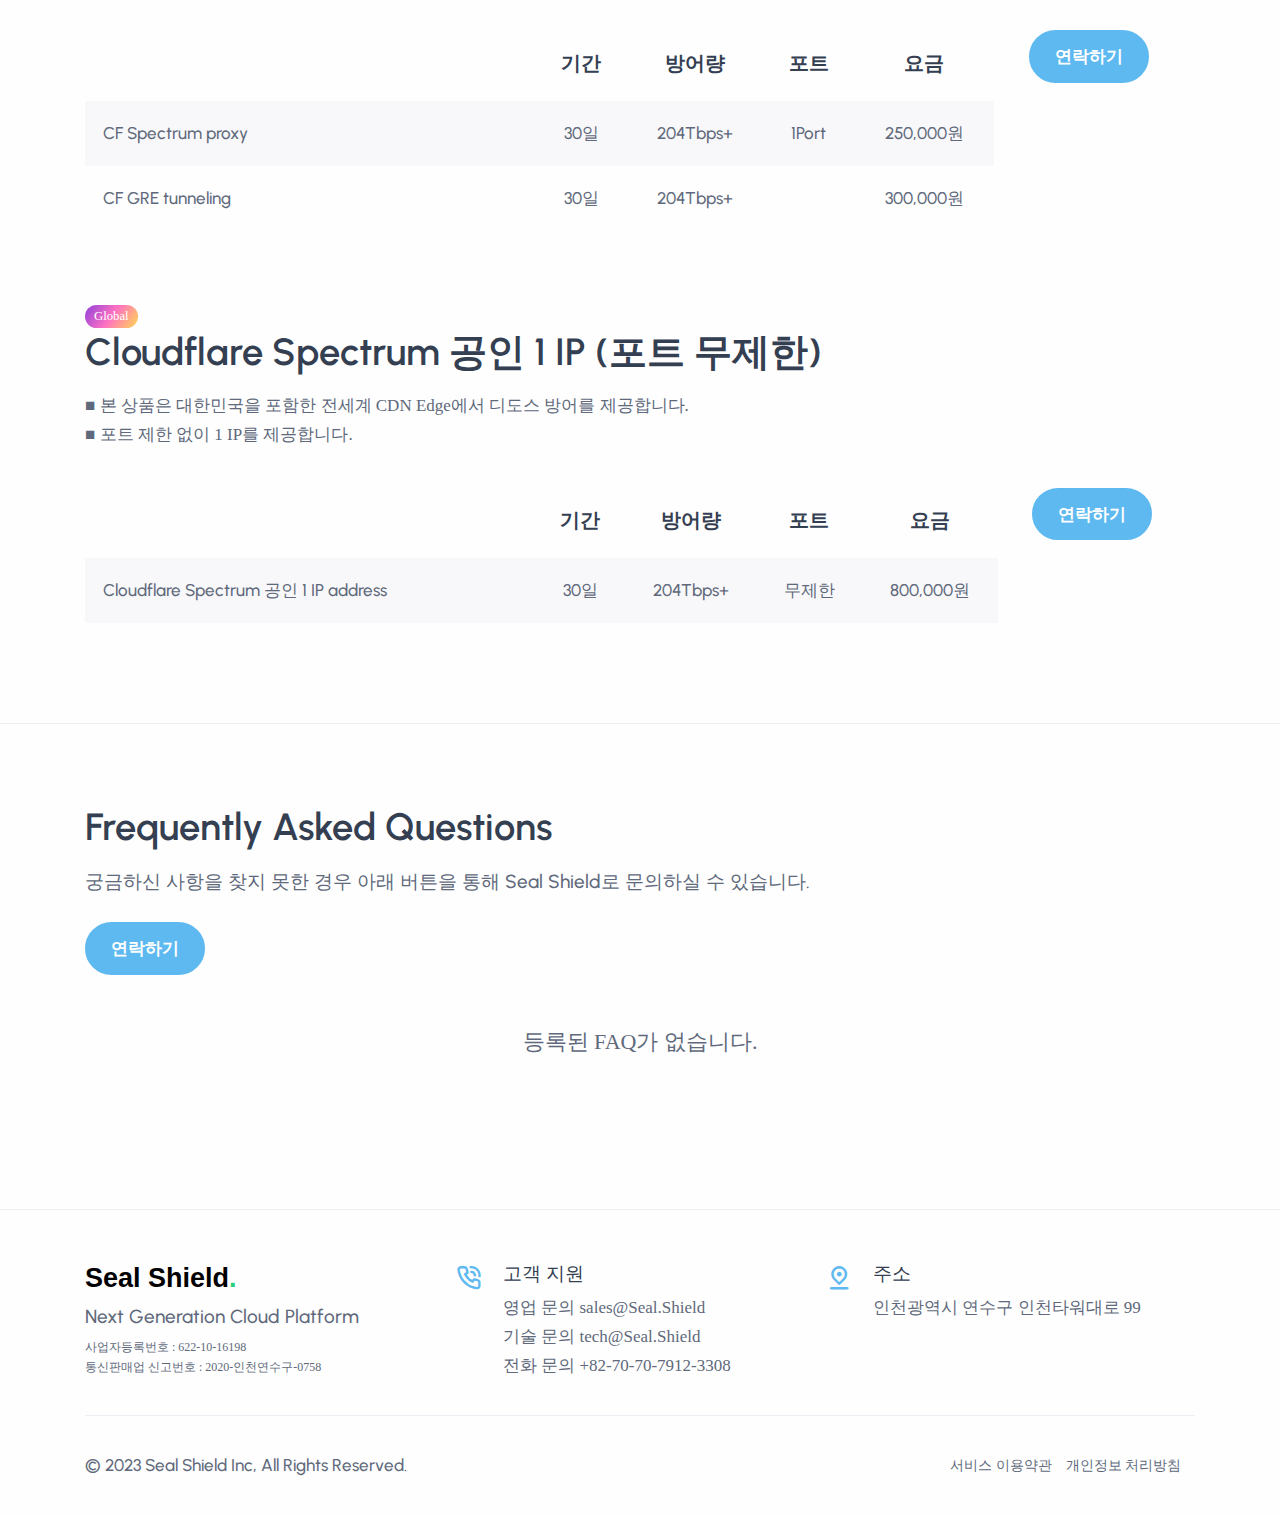
<file: bypassDefense.html>
<!DOCTYPE html>
<html lang="en">

<head>
  <meta charset="utf-8">
  <meta name="viewport" content="width=device-width, initial-scale=1.0">
  <title>Seal Shield</title>
  <link rel="shortcut icon" href="./static/img/favicon.png">
  <link rel="stylesheet" href="./static/css/plugins.css">
  <link rel="stylesheet" href="./static/css/style.css">
  <link rel="stylesheet" href="./static/css/colors/sky.css">
  <link rel="preload" href="./static/css/fonts/urbanist.css" as="style" onload="this.rel='stylesheet'">
  <link rel="stylesheet" href="./static/css/common.css">
  <link rel="stylesheet" href="https://webfontworld.github.io/naver/NanumSquare.css">
  <style>
    .hangle {
      font-family: 'NanumSquare';
      font-weight: 450;
    }
  </style>
</head>

<body>
  <div class="content-wrapper">
    <header class="wrapper bg-soft-primary">
      <nav class="navbar navbar-expand-lg classic transparent navbar-light">
        <div class="container flex-lg-row flex-nowrap align-items-center">
          <div class="navbar-brand w-100">
            <a href="./index.html">
              <h2 class="logo-dark" style="color: #000000; font-family: Poppins, sans-serif; font-weight: 600;">Seal Shield<d style="color: #27cf7b;">.</d>
              </h2>
              <h2 class="logo-light" style="color: #000000; font-family: Poppins, sans-serif; font-weight: 600;">Seal Shield<d style="color: #27cf7b;">.</d>
              </h2>
            </a>
          </div>
          <div class="navbar-collapse offcanvas offcanvas-nav offcanvas-start">
            <div class="offcanvas-header d-lg-none">
              <h3 class="text-white fs-30 mb-0">Seal Shield</h3>
              <button type="button" class="btn-close btn-close-white" data-bs-dismiss="offcanvas"
                aria-label="Close"></button>
            </div>
            <div class="offcanvas-body ms-lg-auto d-flex flex-column h-100">
              <ul class="navbar-nav">
                <li class="nav-item dropdown dropdown-mega">
                  <a class="nav-link hangle" href="./index.html">홈</a>
                </li>
                <li class="nav-item dropdown">
                  <a class="nav-link dropdown-toggle hangle" href="javascript:void(0);" data-bs-toggle="dropdown">디도스 보안존 상품</a>
                  <div class="dropdown-menu dropdown-lg">
                    <div class="dropdown-lg-content">
                      <div>
                        <h6 class="dropdown-header">Compute</h6>
                        <ul class="list-unstyled">
                          <li><a class="dropdown-item hangle" href="./virtualServer.html">가상 서버</a></li>
                          <li><a class="dropdown-item hangle" href="./dedicatedServer.html">단독 서버</a></li>
                          <li><a class="dropdown-item hangle" href="./japanDedicatedServer.html">일본 단독 서버</a></li>
                        </ul>
                      </div>
                      <div>
                        <h6 class="dropdown-header">Network</h6>
                        <ul class="list-unstyled">
                          <li><a class="dropdown-item hangle" href="./bypassDefense.html">우회 방어 회선 연동</a></li>
                        </ul>
                      </div>
                      <div>
                        <h6 class="dropdown-header">Datacenter</h6>
                        <ul class="list-unstyled">
                          <li><a class="dropdown-item hangle" href="javascript:void(0);">코로케이션</a></li>
                          <li><a class="dropdown-item hangle" href="javascript:void(0);">클라우드플레어 스펙트럼</a></li>
                        </ul>
                      </div>
                    </div>
                  </div>
                </li>
                <li class="nav-item dropdown">
                  <a class="nav-link hangle" href="./network.html">네트워크</a>
                </li>
                <li class="nav-item dropdown">
                  <a class="nav-link dropdown-toggle hangle" href="javascript:void(0);" data-bs-toggle="dropdown">데이터센터</a>
                  <ul class="dropdown-menu">
                    <li class="dropdown dropdown-submenu dropend"><a class="dropdown-item dropdown-toggle hangle"
                        href="javascript:void(0);" data-bs-toggle="dropdown">대한민국</a>
                      <ul class="dropdown-menu">
                        <li class="nav-item"><a class="dropdown-item" href="javascript:void(0);">KT Clean-Zone</a></li>
                        <li class="nav-item"><a class="dropdown-item" href="javascript:void(0);">SK Clean-Zone</a></li>
                        <li class="nav-item"><a class="dropdown-item" href="javascript:void(0);">Kinx Clean-Zone</a></li>
                      </ul>
                    </li>
                    <li class="dropdown dropdown-submenu dropend"><a class="dropdown-item dropdown-toggle hangle"
                        href="javascript:void(0);" data-bs-toggle="dropdown">일본</a>
                      <ul class="dropdown-menu">
                        <li class="nav-item"><a class="dropdown-item" href="javascript:void(0);">Tokyo-IDC</a></li>
                      </ul>
                    </li>
                    <li class="dropdown dropdown-submenu dropend"><a class="dropdown-item dropdown-toggle hangle"
                        href="javascript:void(0);" data-bs-toggle="dropdown">미국</a>
                      <ul class="dropdown-menu">
                        <li class="nav-item"><a class="dropdown-item" href="javascript:void(0);">Cloudflare 대한민국 리전</a></li>
                      </ul>
                    </li>
                  </ul>
                </li>
                <li class="nav-item dropdown">
                  <a class="nav-link dropdown-toggle hangle" href="javascript:void(0);" data-bs-toggle="dropdown">고객지원·FAQ</a>
                  <ul class="dropdown-menu">
                    <li class="nav-item"><a class="dropdown-item hangle" href="./contact.html">연락처</a></li>
                    <li class="dropdown dropdown-submenu dropend"><a class="dropdown-item dropdown-toggle hangle"
                        href="javascript:void(0);" data-bs-toggle="dropdown">법률</a>
                      <ul class="dropdown-menu">
                        <li class="nav-item"><a class="dropdown-item hangle" href="./term.html">서비스 이용약관</a></li>
                        <li class="nav-item"><a class="dropdown-item hangle" href="./privacy.html">개인정보 처리방침</a></li>
                      </ul>
                    </li>
                  </ul>
                </li>
              </ul>
              <!-- /.navbar-nav -->
              <div class="offcanvas-footer d-lg-none">
                <div>
                  <a href="mailto:tech@Seal.Shield" class="link-inverse">tech@Seal.Shield</a>
                  <br /> +82-70-70-7912-3308<br />
                </div>
              </div>
              <!-- /.offcanvas-footer -->
            </div>
            <!-- /.offcanvas-body -->
          </div>
          <!-- /.navbar-collapse -->
          <div class="navbar-other ms-lg-4">
            <ul class="navbar-nav flex-row align-items-center ms-auto">
              <li class="nav-item d-none d-md-block">
                <a href="./contact.html" class="btn btn-sm btn-primary rounded-pill hangle">영업 문의</a>
              </li>
              <li class="nav-item d-lg-none">
                <button class="hamburger offcanvas-nav-btn"><span></span></button>
              </li>
            </ul>
            <!-- /.navbar-nav -->
          </div>
          <!-- /.navbar-other -->
        </div>
        <!-- /.container -->
      </nav>
      <!-- /.navbar -->
    </header>
    <!-- /header -->






    <section class="wrapper bg-soft-primary position-relative">
      <div class="container pt-10 pb-8 pt-md-14 text-center">
        <div class="row">
          <div class="col-lg-8 mx-auto mb-5">
            <h1 class="fs-15 text-uppercase text-muted mb-3">Network</h1>
            <h3 class="display-1 mb-6">Bypass Defense Line</h3>
            <a href="#pricing" class="btn btn-lg btn-primary rounded-pill hangle">요금 확인하기</a>
          </div>
          <!-- /column -->
        </div>
        <!-- /.row -->
      </div>
      <!-- /.container -->
      <div class="overflow-hidden">
        <div class="divider text-light mx-n2">
          <svg xmlns="http://www.w3.org/2000/svg" viewBox="0 0 1440 60">
            <path fill="currentColor" d="M0,0V60H1440V0A5771,5771,0,0,1,0,0Z" />
          </svg>
        </div>
      </div>
    </section>
    <!-- /section -->
    <section class="wrapper bg-light wrapper-border">
      <div class="container pt-10 pt-md-10">
        <div class="row text-center">
          <div class="col-md-12">
            <h3 class="display-4 mb-4 px-xl-11">우회 방어 회선 연동</h3>
			<p class="mb-9">클라우드플레어 엔터프라이즈 계정의 스펙트럼 서비스로<br />AnyCast 기반 204Tbps+ 회선을 집, 사무실 등 서버가 있는곳에 5분만에 연동해드립니다.</p>
          </div>
          <!-- /column -->
        </div>
        <!-- /.row -->
        <div class="row gy-8 mb-17">
          <div class="col-md-6 col-lg-4">
            <div class="d-flex flex-row">
              <div>
                <h3 class="fs-22 mb-1">속도</h3>
                <p class="mb-0">네트워크 정체를 피하기 위한 실시간 트래픽 가속 및 대한민국 리전을 통해 5ms 이하 반응속도를 제공합니다.</p>
              </div>
            </div>
          </div>
          <!--/column -->
          <div class="col-md-6 col-lg-4">
            <div class="d-flex flex-row">
              <div>
                <h3 class="fs-22 mb-1">보안</h3>
                <p class="mb-0">204Tbps+ 이상의 완화 용량으로 DDoS 이슈를 방어합니다.</p>
              </div>
            </div>
          </div>
          <!--/column -->
          <div class="col-md-6 col-lg-4">
            <div class="d-flex flex-row">
              <div>
                <h3 class="fs-22 mb-1">신뢰</h3>
                <p class="mb-0">전 세계 리더인 Cloudflare는 신속한 장애 조치로 글로벌 및 로컬 부하 분산을 제공합니다.</p>
              </div>
            </div>
          </div>
          <!--/column -->
        </div>
        <!--/.row -->
        <div class="row gx-3 gy-10 mb-15 mb-md-18 align-items-center">
          <div class="col-lg-6 ppr-3">
            <h3 class="display-4 mb-4">Network ready for any load</h3>
            <p class="mb-6 hangle">Seal Shield의 네트워크 인프라는 대량 트래픽을 처리하도록 설계되었습니다. Korea Telecom, SK Broadband, LG Dacom, KINX, PCCW, China Mobile, Cloudflare와 같은 대형 통신사와 연결되어 피크 시간 및 DDoS 공격에도 안정적인 네트워크 품질을 제공합니다.</p>
          </div>
          <!--/column -->
          <div class="col-lg-6 ppl-3">
            <figure><img class="w-auto" src="./static/img/cdn/6.png" alt="" /></figure>
          </div>
          <!--/column -->
        </div>
        <!--/.row -->
      </div>
      <!-- /.container -->
    </section>
    <!-- /section -->
    <section id="pricing" class="wrapper bg-light wrapper-border">
      <div class="container pt-13 pt-md-13 pb-13 pb-md-13">
      <span class="badge gradient-4 rounded-pill hangle">Global</span>
		<h2 class="display-4 mb-3">Bypass Defense Line (우회 방어 회선 연동)</h2>
		<div class="row">
          <div class="hangle">
            <p>
			■ 본 상품은 대한민국을 포함한 전세계 CDN Edge에서 디도스방어를 제공합니다.<br>
			</p>
          </div>
          <!--/column -->
        </div>
        <!-- /.row -->
		<div class="table-responsive mb-10">
		  <table class="table table-borderless table-striped text-center">
			<thead>
			  <tr>
				<th class="w-25"></th>
				<th>
				  <div class="h4 mb-1">기간</div>
				</th>
				<th>
				  <div class="h4 mb-1">방어량</div>
				</th>
				<th>
				  <div class="h4 mb-1">포트</div>
				</th>
				<th>
				  <div class="h4 mb-1">요금</div>
				</th>
				<th>
				  <a href="./contact.html" class="btn btn-primary rounded-pill me-2" target="_blank">연락하기</a>
				</th>
			  </tr>
			</thead>
			<tbody>
			  <tr>
				<td class="option text-start">CF Spectrum proxy</td>
				<td>30일</td>
				<td>204Tbps+</td>
				<td>1Port</td>
				<td>250,000원</td>
			  </tr>
        <tr>
          <td class="option text-start">CF GRE tunneling</td>
          <td>30일</td>
          <td>204Tbps+</td>
          <td></td>
          <td>300,000원</td>
          </tr>
			</tbody>
		  </table>
		</div>
		<!-- /.table-responsive -->
	    <span class="badge gradient-4 rounded-pill hangle">Global</span>
		<h2 class="display-4 mb-3">Cloudflare Spectrum 공인 1 IP (포트 무제한)</h2>
		<div class="row">
          <div class="hangle">
            <p>
			■ 본 상품은 대한민국을 포함한 전세계 CDN Edge에서 디도스 방어를 제공합니다.<br>
			■ 포트 제한 없이 1 IP를 제공합니다.
			</p>
          </div>
          <!--/column -->
        </div>
        <!-- /.row -->
		<div class="table-responsive">
		  <table class="table table-borderless table-striped text-center">
        <thead>
          <tr>
          <th class="w-25"></th>
          <th>
            <div class="h4 mb-1">기간</div>
          </th>
          <th>
            <div class="h4 mb-1">방어량</div>
          </th>
          <th>
            <div class="h4 mb-1">포트</div>
          </th>
          <th>
            <div class="h4 mb-1">요금</div>
          </th>
          <th>
            <a href="./contact.html" class="btn btn-primary rounded-pill me-2" target="_blank">연락하기</a>
          </th>
          </tr>
        </thead>
        <tbody>
          <tr>
          <td class="option text-start">Cloudflare Spectrum 공인 1 IP address</td>
          <td>30일</td>
          <td>204Tbps+</td>
          <td>무제한</td>
          <td>800,000원</td>
          </tr>
        </tbody>
        </table>
		</div>
      </div>
      <!-- /.container -->
      </div>
      <!-- /.container -->
    </section>
    <!-- /section -->
    <section id="faq" class="wrapper bg-light wrapper-border">
      <div class="container pt-13 pt-md-13 pb-13 pb-md-13">
		<h2 class="display-4 mb-3">Frequently Asked Questions</h2>
		<p class="lead mb-5">궁금하신 사항을 찾지 못한 경우 아래 버튼을 통해 Seal Shield로 문의하실 수 있습니다.</p>
		<a href="./contact.html" class="btn btn-primary rounded-pill me-2" target="_blank">연락하기</a>
        <div class="row mb-10 mt-10">
          <div class="col-md-9 col-lg-7 col-xl-7 mx-auto text-center">
            <p class="lead fs-lg mb-4 px-xl-10 px-xxl-15 hangle">등록된 FAQ가 없습니다.</p>
          </div>
          <!-- /column -->
        </div>
      </div>
      <!-- /.container -->
      </div>
      <!-- /.container -->
    </section>
	<!-- /section -->





  </div>
  <!-- /.content-wrapper -->
  <footer>
    <div class="container pt-10 pb-7">
      <div class="row gx-lg-0 gy-6">
        <div class="col-lg-4">
          <div class="widget">
            <h2 class="logo-dark mb-1" style="color: #000000; font-family: Poppins, sans-serif; font-weight: 600;">Seal
              Shield<d style="color: #27cf7b;">.</d>
            </h2>
            <p class="lead mb-1">Next Generation Cloud Platform</p>
            <p class="mb-0 hangle" style="font-size: .6rem;">
              사업자등록번호 : 622-10-16198<br>
              통신판매업 신고번호 : 2020-인천연수구-0758<br>
            </p>
          </div>
          <!-- /.widget -->
        </div>
        <!-- /column -->
        <div class="col-lg-4">
          <div class="widget">
            <div class="d-flex flex-row">
              <div>
                <div class="icon text-primary fs-28 me-4 mt-n1"> <i class="uil uil-phone-volume"></i> </div>
              </div>
              <div>
                <h5 class="mb-1 hangle">고객 지원</h5>
                <p class="mb-0 hangle">영업 문의 sales@Seal.Shield<br />기술 문의 tech@Seal.Shield<br />전화 문의
                  +82-70-70-7912-3308</p>
              </div>
            </div>
            <!--/div -->
          </div>
          <!-- /.widget -->
        </div>
        <!-- /column -->
        <div class="col-lg-4">
          <div class="widget">
            <div class="d-flex flex-row">
              <div>
                <div class="icon text-primary fs-28 me-4 mt-n1"> <i class="uil uil-location-pin-alt"></i> </div>
              </div>
              <div class="align-self-start justify-content-start hangle">
                <h5 class="mb-1 hangle">주소</h5>
                <address>인천광역시 연수구 인천타워대로 99</address>
              </div>
            </div>
            <!--/div -->
          </div>
          <!-- /.widget -->
        </div>
        <!-- /column -->
      </div>
      <!--/.row -->
      <hr class="mt-7 mt-md-7 mb-7" />
      <div class="d-md-flex align-items-center justify-content-between">
        <p class="mb-2 mb-lg-0">© 2023 Seal Shield Inc, All Rights Reserved.</p>
        <nav class="nav mb-0 hangle">
          <a href="./term.html" style="font-size: .7rem; margin: 0 0.7rem 0 0; color: #60697b;">서비스 이용약관</a>
          <a href="./privacy.html" style="font-size: .7rem; margin: 0 0.7rem 0 0; color: #60697b;">개인정보 처리방침</a>
        </nav>
        <!-- /.social -->
      </div>
    </div>
    <!-- /.container -->
  </footer>
  <div class="progress-wrap">
    <svg class="progress-circle svg-content" width="100%" height="100%" viewBox="-1 -1 102 102">
      <path d="M50,1 a49,49 0 0,1 0,98 a49,49 0 0,1 0,-98" />
    </svg>
  </div>
  <script src="./static/js/plugins.js"></script>
  <script src="./static/js/theme.js"></script>
  <script>
    function closePop() {
      var popup = document.getElementsByClassName("kbDpsJ");
      popup[0].style.display = "none";
    }
  </script>
  <article role="dialog" class="PCBubblePopupLayer__PCBubbleWrapper-ch-front__sc-qr66bs-0 kbDpsJ">
    <h2 class="a11y-hidden">Channel Talk pop-up</h2>
    <div class="PCLabelButton__Wrapper-ch-front__sc-1viw4do-1 gcPqyR">
      <button type="button" class="PCLabelButton__LabelButton-ch-front__sc-1viw4do-0 kdbiBm">
        <div class="PCLabelButton__TextWrapper-ch-front__sc-1viw4do-2 iOwXlC">
          <div class="PCLabelButton__Title-ch-front__sc-1viw4do-3 kqRZza">궁금한 건 텔레그램으로 문의하세요</div>
          <div class="PCLabelButton__Status-ch-front__sc-1viw4do-4 jOeHgT">
            <svg xmlns="http://www.w3.org/2000/svg" width="16" height="16" fill="none" viewBox="0 0 24 24"
              foundation="[object Object]" class="Iconstyled__Icon-sc-1iqwu2g-0 iCEngM" data-testid="bezier-react-icon"
              color="bgtxt-green-normal" margintop="0" marginright="0" marginbottom="0" marginleft="0">
              <path fill="currentColor" fill-rule="evenodd"
                d="m18.54 10.226-4.319-1 2.082-7.083c.146-.496-.468-.86-.833-.493L5.146 12.002a.5.5 0 0 0 .242.84l4.32 1-2.084 7.082c-.146.498.468.861.834.494l10.323-10.352a.5.5 0 0 0-.24-.84Z"
                clip-rule="evenodd"></path>
            </svg>빠르게 답변 받으실 수 있어요</span>
          </div>
        </div>
      </button>
      <div class="PCLabelButton__CloseButtonArea-ch-front__sc-1viw4do-7 imEiwF">
        <span class="a11y-hidden">Close</span>
        <button class="PCLabelButton__CloseButton-ch-front__sc-1viw4do-6 flvCTH" onclick="closePop()">
          <svg width="20" height="20" viewBox="0 0 24 24" fill="none" xmlns="http://www.w3.org/2000/svg"
            foundation="[object Object]"
            class="InnerIconstyled__Icon-ch-front__sc-197h5bb-0 dVEMjZ PCLabelButton__CloseIcon-ch-front__sc-1viw4do-5 hLYLWV"
            defaultopacity="1" hoveredopacity="1" margintop="0" marginright="0" marginbottom="0" marginleft="0"
            withtheme="false">
            <path fill="currentColor"
              d="M4.92893 4.92893C4.34315 5.51472 4.34315 6.46447 4.92893 7.05025L9.87868 12L4.92893 16.9497C4.34315 17.5355 4.34315 18.4853 4.92893 19.0711C5.51472 19.6569 6.46447 19.6569 7.05025 19.0711L12 14.1213L16.9497 19.0711C17.5355 19.6569 18.4853 19.6569 19.0711 19.0711C19.6569 18.4853 19.6569 17.5355 19.0711 16.9497L14.1213 12L19.0711 7.05025C19.6569 6.46447 19.6569 5.51472 19.0711 4.92893C18.4853 4.34315 17.5355 4.34315 16.9497 4.92893L12 9.87868L7.05025 4.92893C6.46447 4.34315 5.51472 4.34315 4.92893 4.92893Z">
            </path>
          </svg>
        </button>
      </div>
    </div>
  </article>
  <div data-ch-testid="launcher" class="Launcherstyled__LauncherButtonWrapper-ch-front__sc-vjd8p8-0 fhSQvV">
    <button type="button" onclick="window.open('https://t.me/sealshield/')">
      <div class="ChatButtonContainer__Container-ch-front__sc-1xjuzon-0 bKNCWH">
        <span class="a11y-hidden">Channel Chat Button</span>
        <div class="SenderButtonView__Wrapper-ch-front__sc-16y2woi-0 omWkp">
          <div src="./static/img/tele_logo.png" class="SenderButtonView__SenderAvatarBg-ch-front__sc-16y2woi-1 LVsny">
          </div>
        </div>
        <div class="IconButtonView__Background-ch-front__sc-vtu014-0 jaYpSL">
          <svg width="36" height="36" color="#ffffff">
            <use href="#channel-filled"></use>
          </svg>
        </div>
        <div class="MinimizeButtonView__Wrapper-ch-front__sc-11fv1z6-0 aSXzX">
          <svg xmlns="http://www.w3.org/2000/svg" width="36" height="36" fill="none" viewBox="0 0 24 24"
            foundation="[object Object]" class="Iconstyled__Icon-sc-1iqwu2g-0 pJGcx" data-testid="bezier-react-icon"
            color="txt-black-darker" margintop="0" marginright="0" marginbottom="0" marginleft="0" aria-hidden="true">
            <path fill="currentColor" fill-rule="evenodd"
              d="M16.95 8.464a1 1 0 1 0-1.414-1.414L12 10.586 8.465 7.051A1 1 0 0 0 7.05 8.464L10.586 12 7.05 15.535a1 1 0 1 0 1.414 1.414L12 13.414l3.536 3.536a1 1 0 0 0 1.414-1.415L13.414 12l3.536-3.536Z"
              clip-rule="evenodd"></path>
          </svg>
        </div>
      </div>
    </button>
  </div>
</body>

</html>
</file>
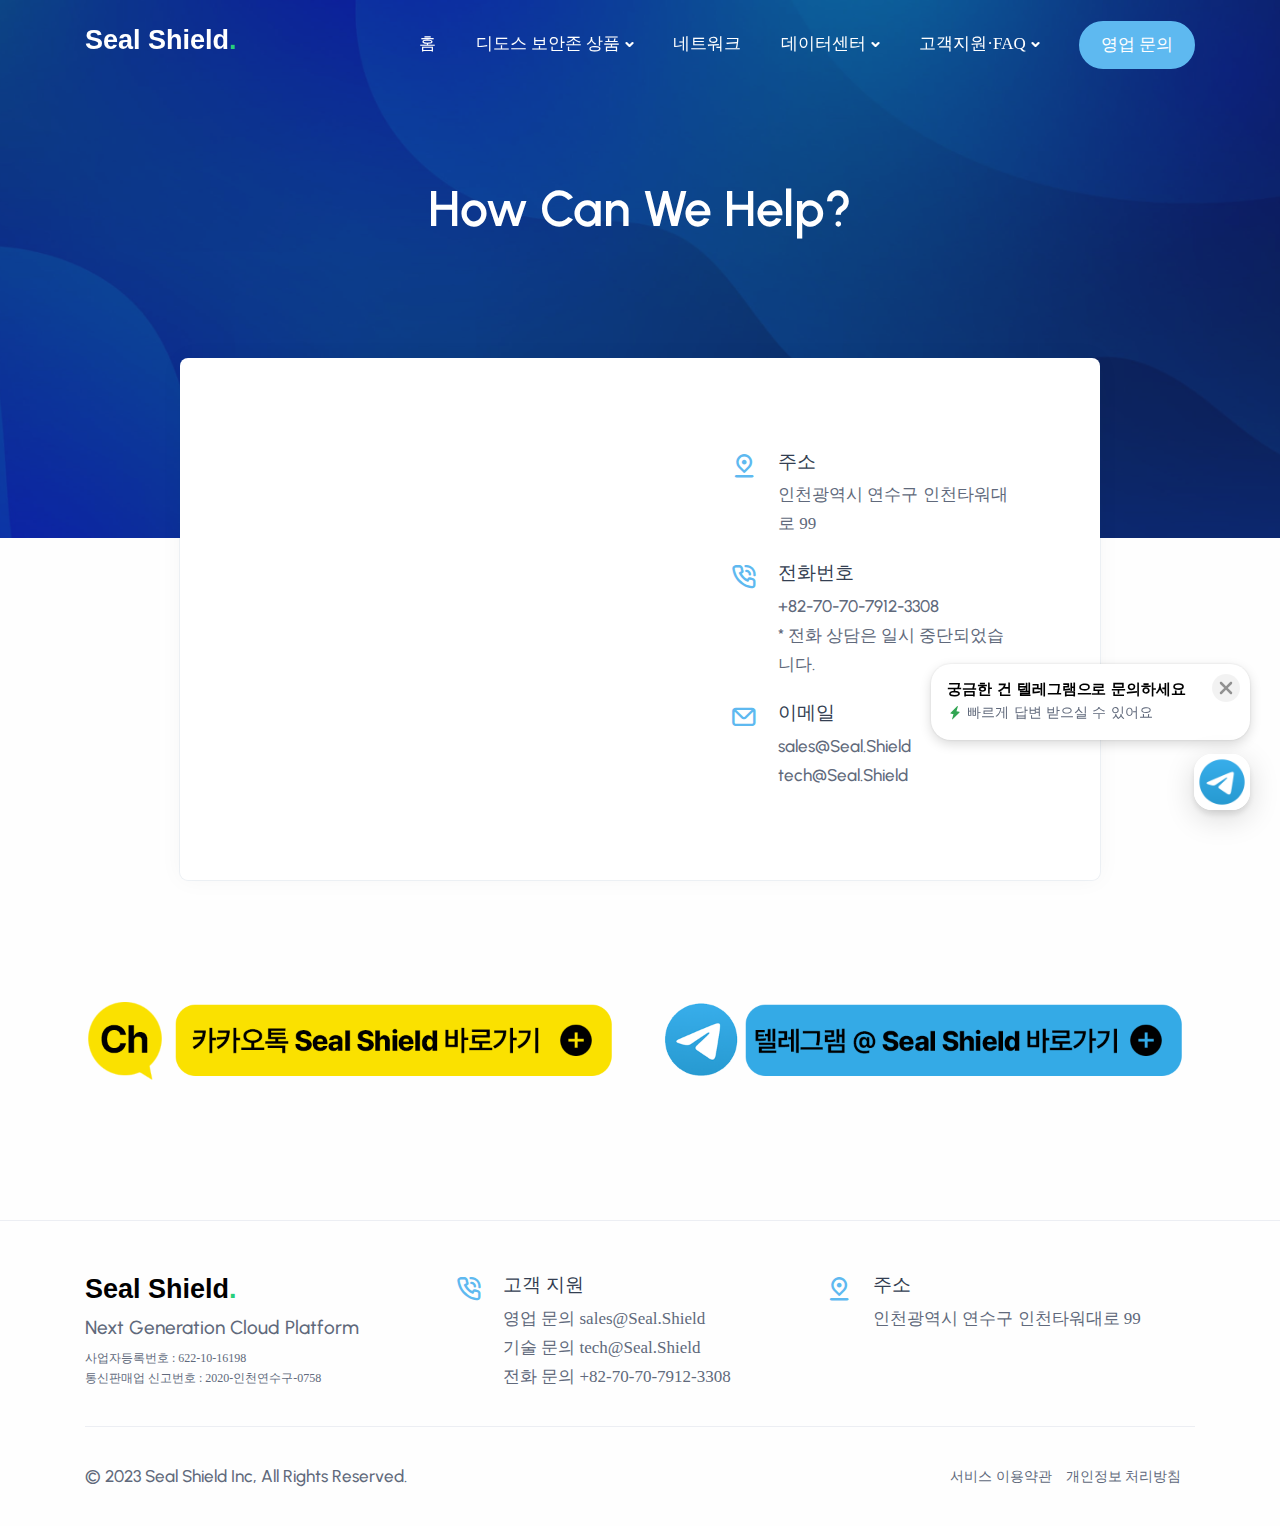
<file: contact.html>
<!DOCTYPE html>
<html lang="en">

<head>
  <meta charset="utf-8">
  <meta name="viewport" content="width=device-width, initial-scale=1.0">
  <title>Seal Shield</title>
  <link rel="shortcut icon" href="./static/img/favicon.png">
  <link rel="stylesheet" href="./static/css/plugins.css">
  <link rel="stylesheet" href="./static/css/style.css">
  <link rel="stylesheet" href="./static/css/colors/sky.css">
  <link rel="preload" href="./static/css/fonts/urbanist.css" as="style" onload="this.rel='stylesheet'">
  <link rel="stylesheet" href="./static/css/common.css">
  <link rel="stylesheet" href="https://webfontworld.github.io/naver/NanumSquare.css">
  <style>
    .hangle {
      font-family: 'NanumSquare';
      font-weight: 450;
    }
  </style>
</head>

<body>
  <div class="content-wrapper">
    <header class="wrapper bg-soft-primary">
      <nav class="navbar navbar-expand-lg position-absolute classic transparent navbar-dark">
        <div class="container flex-lg-row flex-nowrap align-items-center">
          <div class="navbar-brand w-100">
            <a href="./index.html">
              <h2 class="logo-dark" style="color: #000000; font-family: Poppins, sans-serif; font-weight: 600;">Seal Shield<d style="color: #27cf7b;">.</d>
              </h2>
              <h2 class="logo-light" style="color: #ffffff; font-family: Poppins, sans-serif; font-weight: 600;">Seal Shield<d style="color: #27cf7b;">.</d>
              </h2>
            </a>
          </div>
          <div class="navbar-collapse offcanvas offcanvas-nav offcanvas-start">
            <div class="offcanvas-header d-lg-none">
              <h3 class="text-white fs-30 mb-0">Seal Shield</h3>
              <button type="button" class="btn-close btn-close-white" data-bs-dismiss="offcanvas"
                aria-label="Close"></button>
            </div>
            <div class="offcanvas-body ms-lg-auto d-flex flex-column h-100">
              <ul class="navbar-nav">
                <li class="nav-item dropdown dropdown-mega">
                  <a class="nav-link hangle" href="./index.html">홈</a>
                </li>
                <li class="nav-item dropdown">
                  <a class="nav-link dropdown-toggle hangle" href="javascript:void(0);" data-bs-toggle="dropdown">디도스 보안존 상품</a>
                  <div class="dropdown-menu dropdown-lg">
                    <div class="dropdown-lg-content">
                      <div>
                        <h6 class="dropdown-header">Compute</h6>
                        <ul class="list-unstyled">
                          <li><a class="dropdown-item hangle" href="./virtualServer.html">가상 서버</a></li>
                          <li><a class="dropdown-item hangle" href="./dedicatedServer.html">단독 서버</a></li>
                          <li><a class="dropdown-item hangle" href="./japanDedicatedServer.html">일본 단독 서버</a></li>
                        </ul>
                      </div>
                      <div>
                        <h6 class="dropdown-header">Network</h6>
                        <ul class="list-unstyled">
                          <li><a class="dropdown-item hangle" href="./bypassDefense.html">우회 방어 회선 연동</a></li>
                        </ul>
                      </div>
                      <div>
                        <h6 class="dropdown-header">Datacenter</h6>
                        <ul class="list-unstyled">
                          <li><a class="dropdown-item hangle" href="javascript:void(0);">코로케이션</a></li>
                          <li><a class="dropdown-item hangle" href="javascript:void(0);">클라우드플레어 스펙트럼</a></li>
                        </ul>
                      </div>
                    </div>
                  </div>
                </li>
                <li class="nav-item dropdown">
                  <a class="nav-link hangle" href="./network.html">네트워크</a>
                </li>
                <li class="nav-item dropdown">
                  <a class="nav-link dropdown-toggle hangle" href="javascript:void(0);" data-bs-toggle="dropdown">데이터센터</a>
                  <ul class="dropdown-menu">
                    <li class="dropdown dropdown-submenu dropend"><a class="dropdown-item dropdown-toggle hangle"
                        href="javascript:void(0);" data-bs-toggle="dropdown">대한민국</a>
                      <ul class="dropdown-menu">
                        <li class="nav-item"><a class="dropdown-item" href="javascript:void(0);">KT Clean-Zone</a></li>
                        <li class="nav-item"><a class="dropdown-item" href="javascript:void(0);">SK Clean-Zone</a></li>
                        <li class="nav-item"><a class="dropdown-item" href="javascript:void(0);">Kinx Clean-Zone</a></li>
                      </ul>
                    </li>
                    <li class="dropdown dropdown-submenu dropend"><a class="dropdown-item dropdown-toggle hangle"
                        href="javascript:void(0);" data-bs-toggle="dropdown">일본</a>
                      <ul class="dropdown-menu">
                        <li class="nav-item"><a class="dropdown-item" href="javascript:void(0);">Tokyo-IDC</a></li>
                      </ul>
                    </li>
                    <li class="dropdown dropdown-submenu dropend"><a class="dropdown-item dropdown-toggle hangle"
                        href="javascript:void(0);" data-bs-toggle="dropdown">미국</a>
                      <ul class="dropdown-menu">
                        <li class="nav-item"><a class="dropdown-item" href="javascript:void(0);">Cloudflare 대한민국 리전</a></li>
                      </ul>
                    </li>
                  </ul>
                </li>
                <li class="nav-item dropdown">
                  <a class="nav-link dropdown-toggle hangle" href="javascript:void(0);" data-bs-toggle="dropdown">고객지원·FAQ</a>
                  <ul class="dropdown-menu">
                    <li class="nav-item"><a class="dropdown-item hangle" href="./contact.html">연락처</a></li>
                    <li class="dropdown dropdown-submenu dropend"><a class="dropdown-item dropdown-toggle hangle"
                        href="javascript:void(0);" data-bs-toggle="dropdown">법률</a>
                      <ul class="dropdown-menu">
                        <li class="nav-item"><a class="dropdown-item hangle" href="./term.html">서비스 이용약관</a></li>
                        <li class="nav-item"><a class="dropdown-item hangle" href="./privacy.html">개인정보 처리방침</a></li>
                      </ul>
                    </li>
                  </ul>
                </li>
              </ul>
              <!-- /.navbar-nav -->
              <div class="offcanvas-footer d-lg-none">
                <div>
                  <a href="mailto:tech@Seal.Shield" class="link-inverse">tech@Seal.Shield</a>
                  <br /> +82-70-70-7912-3308<br />
                </div>
              </div>
              <!-- /.offcanvas-footer -->
            </div>
            <!-- /.offcanvas-body -->
          </div>
          <!-- /.navbar-collapse -->
          <div class="navbar-other ms-lg-4">
            <ul class="navbar-nav flex-row align-items-center ms-auto">
              <li class="nav-item d-none d-md-block">
                <a href="./contact.html" class="btn btn-sm btn-primary rounded-pill hangle">영업 문의</a>
              </li>
              <li class="nav-item d-lg-none">
                <button class="hamburger offcanvas-nav-btn"><span></span></button>
              </li>
            </ul>
            <!-- /.navbar-nav -->
          </div>
          <!-- /.navbar-other -->
        </div>
        <!-- /.container -->
      </nav>
      <!-- /.navbar -->
    </header>
    <!-- /header -->






    <section class="wrapper image-wrapper bg-image bg-overlay bg-overlay-400 text-white" data-image-src="./static/img/photos/bg3.jpg">
        <div class="container pt-17 pb-20 pt-md-19 pb-md-21 text-center">
          <div class="row">
            <div class="col-lg-8 mx-auto">
              <h1 class="display-1 mb-10 text-white">How Can We Help?</h1>
            </div>
            <!-- /column -->
          </div>
          <!-- /.row -->
        </div>
        <!-- /.container -->
      </section>
      <!-- /section -->
      <section class="wrapper bg-light upper-end wrapper-border">
        <div class="container pb-11">
          <div class="row mb-14 mb-md-14">
            <div class="col-xl-10 mx-auto mt-n19">
              <div class="card">
                <div class="row gx-0">
                  <div class="col-lg-6 align-self-stretch">
                    <div class="map map-full rounded-top rounded-lg-start">
                      <iframe src="https://www.google.com/maps/embed?pb=!1m18!1m12!1m3!1d1121.1123544825755!2d126.64644020612045!3d37.36654143019664!2m3!1f0!2f0!3f0!3m2!1i1024!2i768!4f13.1!3m3!1m2!1s0x357b771eff961081%3A0x5d689896304a8dad!2z7Iqk66eI7Yq467C466asIOyngOyLneyCsOyXheyEvO2EsA!5e0!3m2!1sko!2skr!4v1671226482045!5m2!1sko!2skr" style="width:100%; height: 100%; border:0" allowfullscreen></iframe>
                    </div>
                    <!-- /.map -->
                  </div>
                  <!--/column -->
                  <div class="col-lg-6">
                    <div class="p-10 p-md-11 p-lg-14">
                      <div class="d-flex flex-row">
                        <div>
                          <div class="icon text-primary fs-28 me-4 mt-n1"> <i class="uil uil-location-pin-alt"></i> </div>
                        </div>
                        <div class="align-self-start justify-content-start hangle">
                          <h5 class="mb-1 hangle">주소</h5>
                          <address>인천광역시 연수구 인천타워대로 99</address>
                        </div>
                      </div>
                      <!--/div -->
                      <div class="d-flex flex-row">
                        <div>
                          <div class="icon text-primary fs-28 me-4 mt-n1"> <i class="uil uil-phone-volume"></i> </div>
                        </div>
                        <div>
                          <h5 class="mb-1 hangle">전화번호</h5>
                          <p>+82-70-70-7912-3308<br>* 전화 상담은 일시 중단되었습니다.</p>
                        </div>
                      </div>
                      <!--/div -->
                      <div class="d-flex flex-row">
                        <div>
                          <div class="icon text-primary fs-28 me-4 mt-n1"> <i class="uil uil-envelope"></i> </div>
                        </div>
                        <div>
                          <h5 class="mb-1 hangle">이메일</h5>
                          <p class="mb-0">
                              <a href="mailto:sales@cloudnx.cloud" class="link-body">sales@Seal.Shield</a>
                          </p>
                          <p class="mb-0">
                              <a href="mailto:tech@cloudnx.cloud" class="link-body">tech@Seal.Shield</a>
                          </p>
                        </div>
                      </div>
                      <!--/div -->
                    </div>
                    <!--/div -->
                  </div>
                  <!--/column -->
                </div>
                <!--/.row -->
              </div>
              <!-- /.card -->
            </div>
            <!-- /column -->
          </div>
          <div class="row">
            <div class="col-xs-12 col-md-6 mx-auto mb-10">
              <a href="javascript:void(0);">
                <img style="width: auto; max-width: 100%; height: auto;" src="./static/img/contact_kakaotalk.png" alt="kakaotalk-banner">
              </a>
            </div>
            <div class="col-xs-12 col-md-6 mx-auto mb-10">
                <a href="https://t.me/sealshield/">
                  <img style="width: auto; max-width: 100%; height: auto;" src="./static/img/contact_telegram.png" alt="telegram-banner">
                </a>
              </div>
          </div>
          <!-- /.row -->
        </div>
        <!-- /.container -->
      </section>
      <!-- /section -->





  </div>
  <!-- /.content-wrapper -->
  <footer>
    <div class="container pt-10 pb-7">
      <div class="row gx-lg-0 gy-6">
        <div class="col-lg-4">
          <div class="widget">
            <h2 class="logo-dark mb-1" style="color: #000000; font-family: Poppins, sans-serif; font-weight: 600;">Seal
              Shield<d style="color: #27cf7b;">.</d>
            </h2>
            <p class="lead mb-1">Next Generation Cloud Platform</p>
            <p class="mb-0 hangle" style="font-size: .6rem;">
              사업자등록번호 : 622-10-16198<br>
              통신판매업 신고번호 : 2020-인천연수구-0758<br>
            </p>
          </div>
          <!-- /.widget -->
        </div>
        <!-- /column -->
        <div class="col-lg-4">
          <div class="widget">
            <div class="d-flex flex-row">
              <div>
                <div class="icon text-primary fs-28 me-4 mt-n1"> <i class="uil uil-phone-volume"></i> </div>
              </div>
              <div>
                <h5 class="mb-1 hangle">고객 지원</h5>
                <p class="mb-0 hangle">영업 문의 sales@Seal.Shield<br />기술 문의 tech@Seal.Shield<br />전화 문의
                  +82-70-70-7912-3308</p>
              </div>
            </div>
            <!--/div -->
          </div>
          <!-- /.widget -->
        </div>
        <!-- /column -->
        <div class="col-lg-4">
          <div class="widget">
            <div class="d-flex flex-row">
              <div>
                <div class="icon text-primary fs-28 me-4 mt-n1"> <i class="uil uil-location-pin-alt"></i> </div>
              </div>
              <div class="align-self-start justify-content-start hangle">
                <h5 class="mb-1 hangle">주소</h5>
                <address>인천광역시 연수구 인천타워대로 99</address>
              </div>
            </div>
            <!--/div -->
          </div>
          <!-- /.widget -->
        </div>
        <!-- /column -->
      </div>
      <!--/.row -->
      <hr class="mt-7 mt-md-7 mb-7" />
      <div class="d-md-flex align-items-center justify-content-between">
        <p class="mb-2 mb-lg-0">© 2023 Seal Shield Inc, All Rights Reserved.</p>
        <nav class="nav mb-0 hangle">
          <a href="./term.html" style="font-size: .7rem; margin: 0 0.7rem 0 0; color: #60697b;">서비스 이용약관</a>
          <a href="./privacy.html" style="font-size: .7rem; margin: 0 0.7rem 0 0; color: #60697b;">개인정보 처리방침</a>
        </nav>
        <!-- /.social -->
      </div>
    </div>
    <!-- /.container -->
  </footer>
  <div class="progress-wrap">
    <svg class="progress-circle svg-content" width="100%" height="100%" viewBox="-1 -1 102 102">
      <path d="M50,1 a49,49 0 0,1 0,98 a49,49 0 0,1 0,-98" />
    </svg>
  </div>
  <script src="./static/js/plugins.js"></script>
  <script src="./static/js/theme.js"></script>
  <script>
    function closePop() {
      var popup = document.getElementsByClassName("kbDpsJ");
      popup[0].style.display = "none";
    }
  </script>
  <article role="dialog" class="PCBubblePopupLayer__PCBubbleWrapper-ch-front__sc-qr66bs-0 kbDpsJ">
    <h2 class="a11y-hidden">Channel Talk pop-up</h2>
    <div class="PCLabelButton__Wrapper-ch-front__sc-1viw4do-1 gcPqyR">
      <button type="button" class="PCLabelButton__LabelButton-ch-front__sc-1viw4do-0 kdbiBm">
        <div class="PCLabelButton__TextWrapper-ch-front__sc-1viw4do-2 iOwXlC">
          <div class="PCLabelButton__Title-ch-front__sc-1viw4do-3 kqRZza">궁금한 건 텔레그램으로 문의하세요</div>
          <div class="PCLabelButton__Status-ch-front__sc-1viw4do-4 jOeHgT">
            <svg xmlns="http://www.w3.org/2000/svg" width="16" height="16" fill="none" viewBox="0 0 24 24"
              foundation="[object Object]" class="Iconstyled__Icon-sc-1iqwu2g-0 iCEngM" data-testid="bezier-react-icon"
              color="bgtxt-green-normal" margintop="0" marginright="0" marginbottom="0" marginleft="0">
              <path fill="currentColor" fill-rule="evenodd"
                d="m18.54 10.226-4.319-1 2.082-7.083c.146-.496-.468-.86-.833-.493L5.146 12.002a.5.5 0 0 0 .242.84l4.32 1-2.084 7.082c-.146.498.468.861.834.494l10.323-10.352a.5.5 0 0 0-.24-.84Z"
                clip-rule="evenodd"></path>
            </svg>빠르게 답변 받으실 수 있어요</span>
          </div>
        </div>
      </button>
      <div class="PCLabelButton__CloseButtonArea-ch-front__sc-1viw4do-7 imEiwF">
        <span class="a11y-hidden">Close</span>
        <button class="PCLabelButton__CloseButton-ch-front__sc-1viw4do-6 flvCTH" onclick="closePop()">
          <svg width="20" height="20" viewBox="0 0 24 24" fill="none" xmlns="http://www.w3.org/2000/svg"
            foundation="[object Object]"
            class="InnerIconstyled__Icon-ch-front__sc-197h5bb-0 dVEMjZ PCLabelButton__CloseIcon-ch-front__sc-1viw4do-5 hLYLWV"
            defaultopacity="1" hoveredopacity="1" margintop="0" marginright="0" marginbottom="0" marginleft="0"
            withtheme="false">
            <path fill="currentColor"
              d="M4.92893 4.92893C4.34315 5.51472 4.34315 6.46447 4.92893 7.05025L9.87868 12L4.92893 16.9497C4.34315 17.5355 4.34315 18.4853 4.92893 19.0711C5.51472 19.6569 6.46447 19.6569 7.05025 19.0711L12 14.1213L16.9497 19.0711C17.5355 19.6569 18.4853 19.6569 19.0711 19.0711C19.6569 18.4853 19.6569 17.5355 19.0711 16.9497L14.1213 12L19.0711 7.05025C19.6569 6.46447 19.6569 5.51472 19.0711 4.92893C18.4853 4.34315 17.5355 4.34315 16.9497 4.92893L12 9.87868L7.05025 4.92893C6.46447 4.34315 5.51472 4.34315 4.92893 4.92893Z">
            </path>
          </svg>
        </button>
      </div>
    </div>
  </article>
  <div data-ch-testid="launcher" class="Launcherstyled__LauncherButtonWrapper-ch-front__sc-vjd8p8-0 fhSQvV">
    <button type="button" onclick="window.open('https://t.me/sealshield/')">
      <div class="ChatButtonContainer__Container-ch-front__sc-1xjuzon-0 bKNCWH">
        <span class="a11y-hidden">Channel Chat Button</span>
        <div class="SenderButtonView__Wrapper-ch-front__sc-16y2woi-0 omWkp">
          <div src="./static/img/tele_logo.png" class="SenderButtonView__SenderAvatarBg-ch-front__sc-16y2woi-1 LVsny">
          </div>
        </div>
        <div class="IconButtonView__Background-ch-front__sc-vtu014-0 jaYpSL">
          <svg width="36" height="36" color="#ffffff">
            <use href="#channel-filled"></use>
          </svg>
        </div>
        <div class="MinimizeButtonView__Wrapper-ch-front__sc-11fv1z6-0 aSXzX">
          <svg xmlns="http://www.w3.org/2000/svg" width="36" height="36" fill="none" viewBox="0 0 24 24"
            foundation="[object Object]" class="Iconstyled__Icon-sc-1iqwu2g-0 pJGcx" data-testid="bezier-react-icon"
            color="txt-black-darker" margintop="0" marginright="0" marginbottom="0" marginleft="0" aria-hidden="true">
            <path fill="currentColor" fill-rule="evenodd"
              d="M16.95 8.464a1 1 0 1 0-1.414-1.414L12 10.586 8.465 7.051A1 1 0 0 0 7.05 8.464L10.586 12 7.05 15.535a1 1 0 1 0 1.414 1.414L12 13.414l3.536 3.536a1 1 0 0 0 1.414-1.415L13.414 12l3.536-3.536Z"
              clip-rule="evenodd"></path>
          </svg>
        </div>
      </div>
    </button>
  </div>
</body>

</html>
</file>
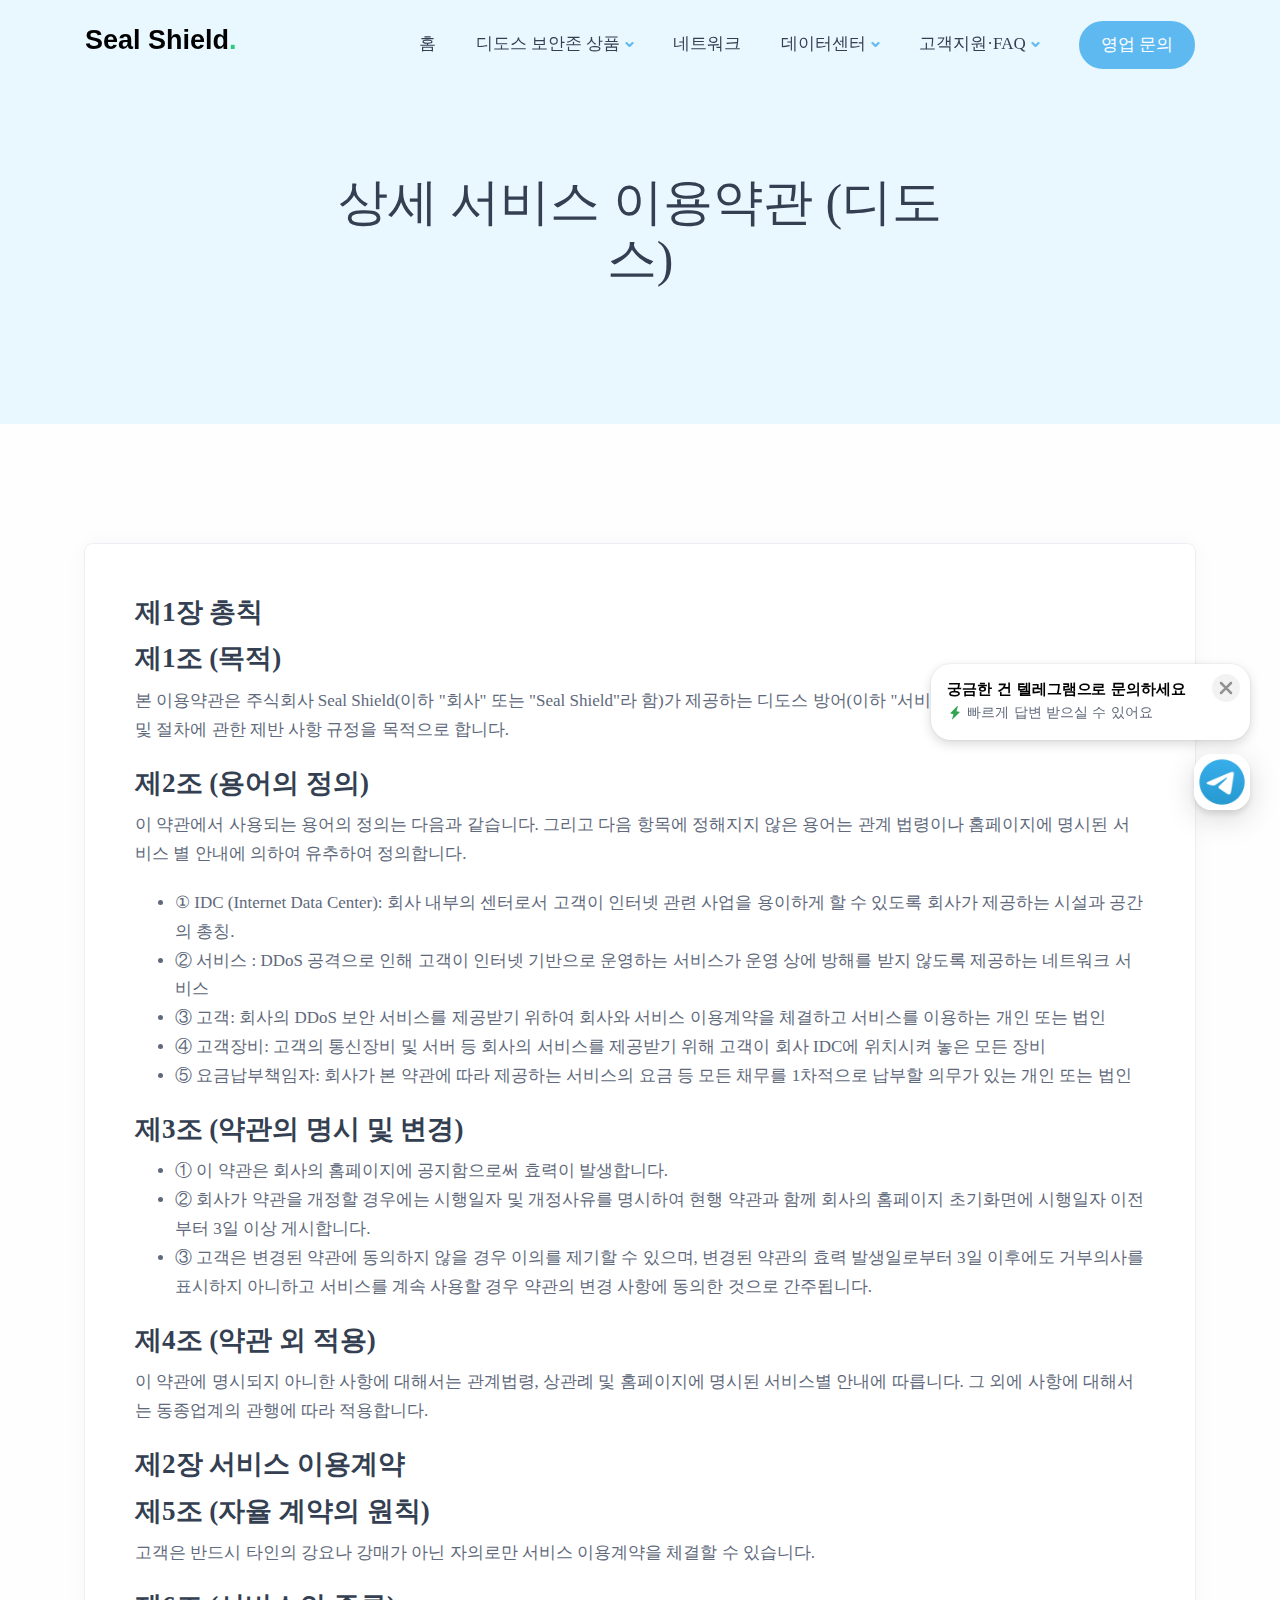
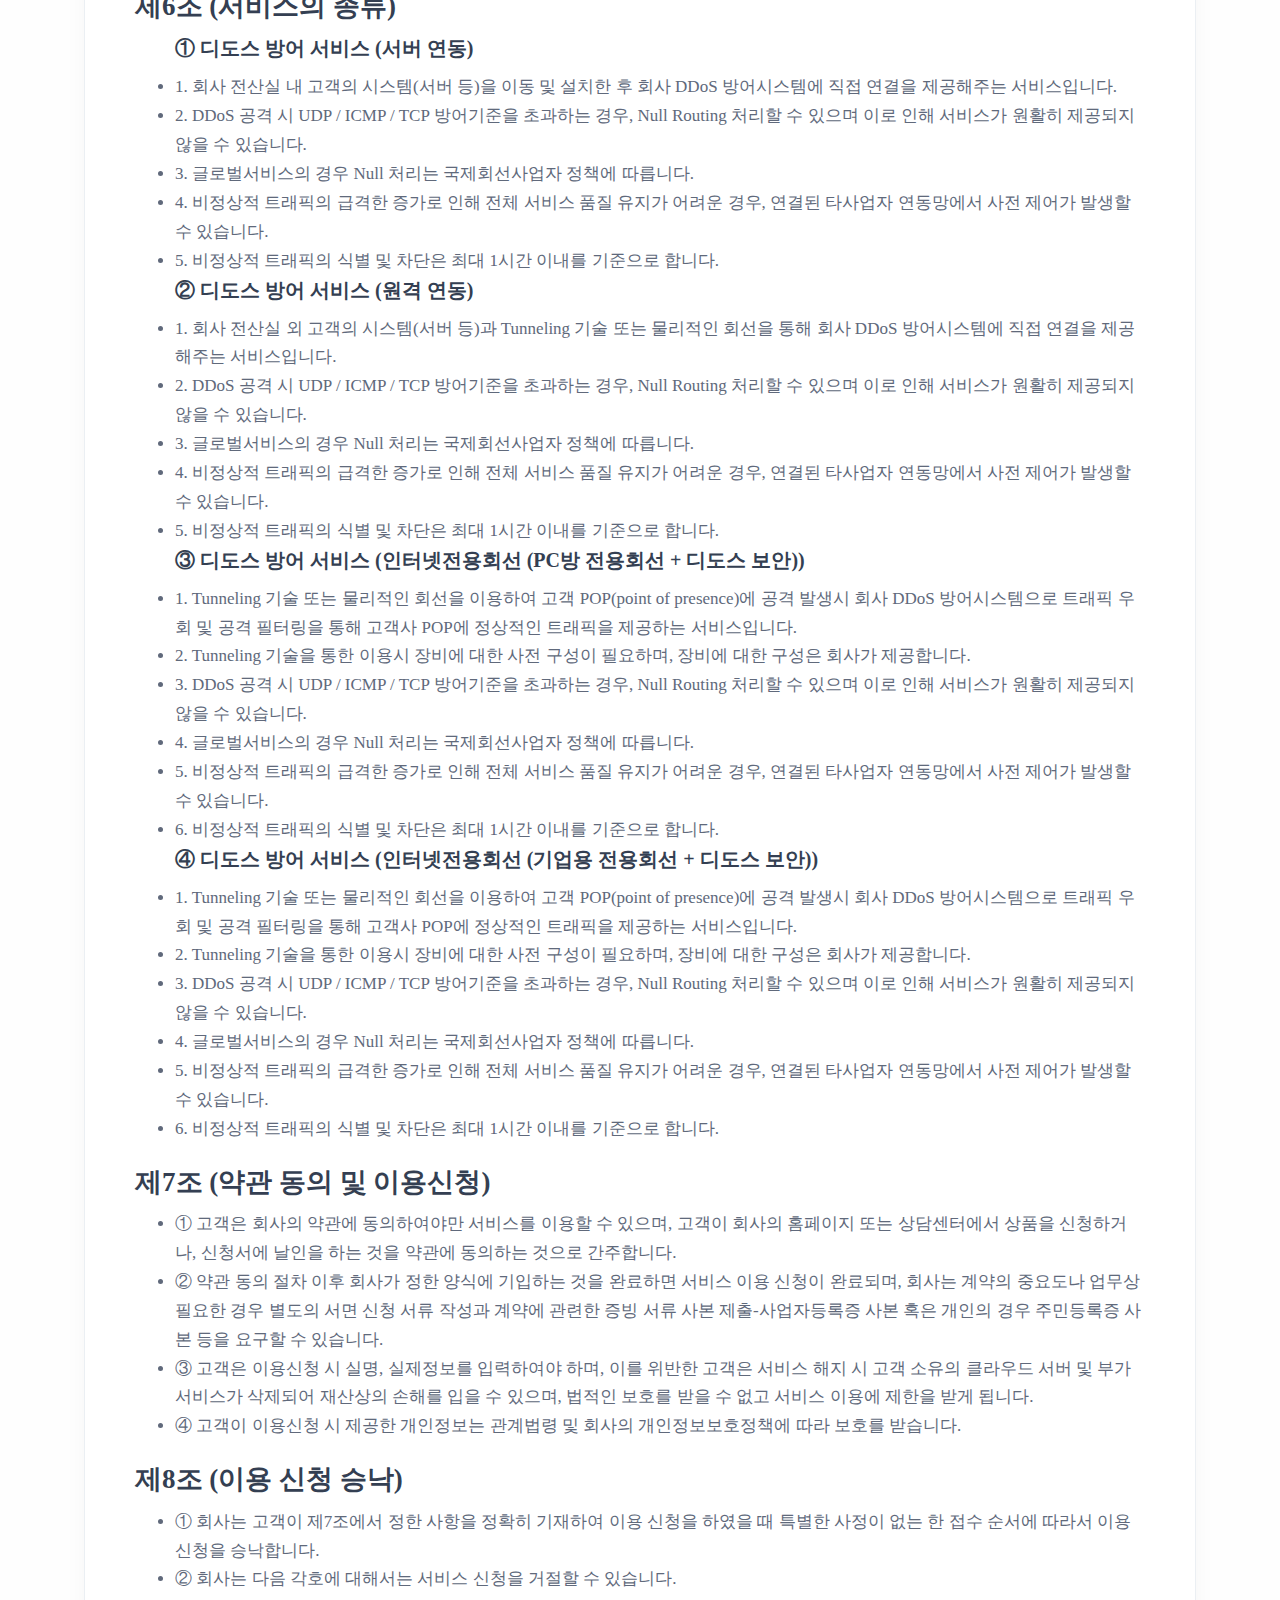
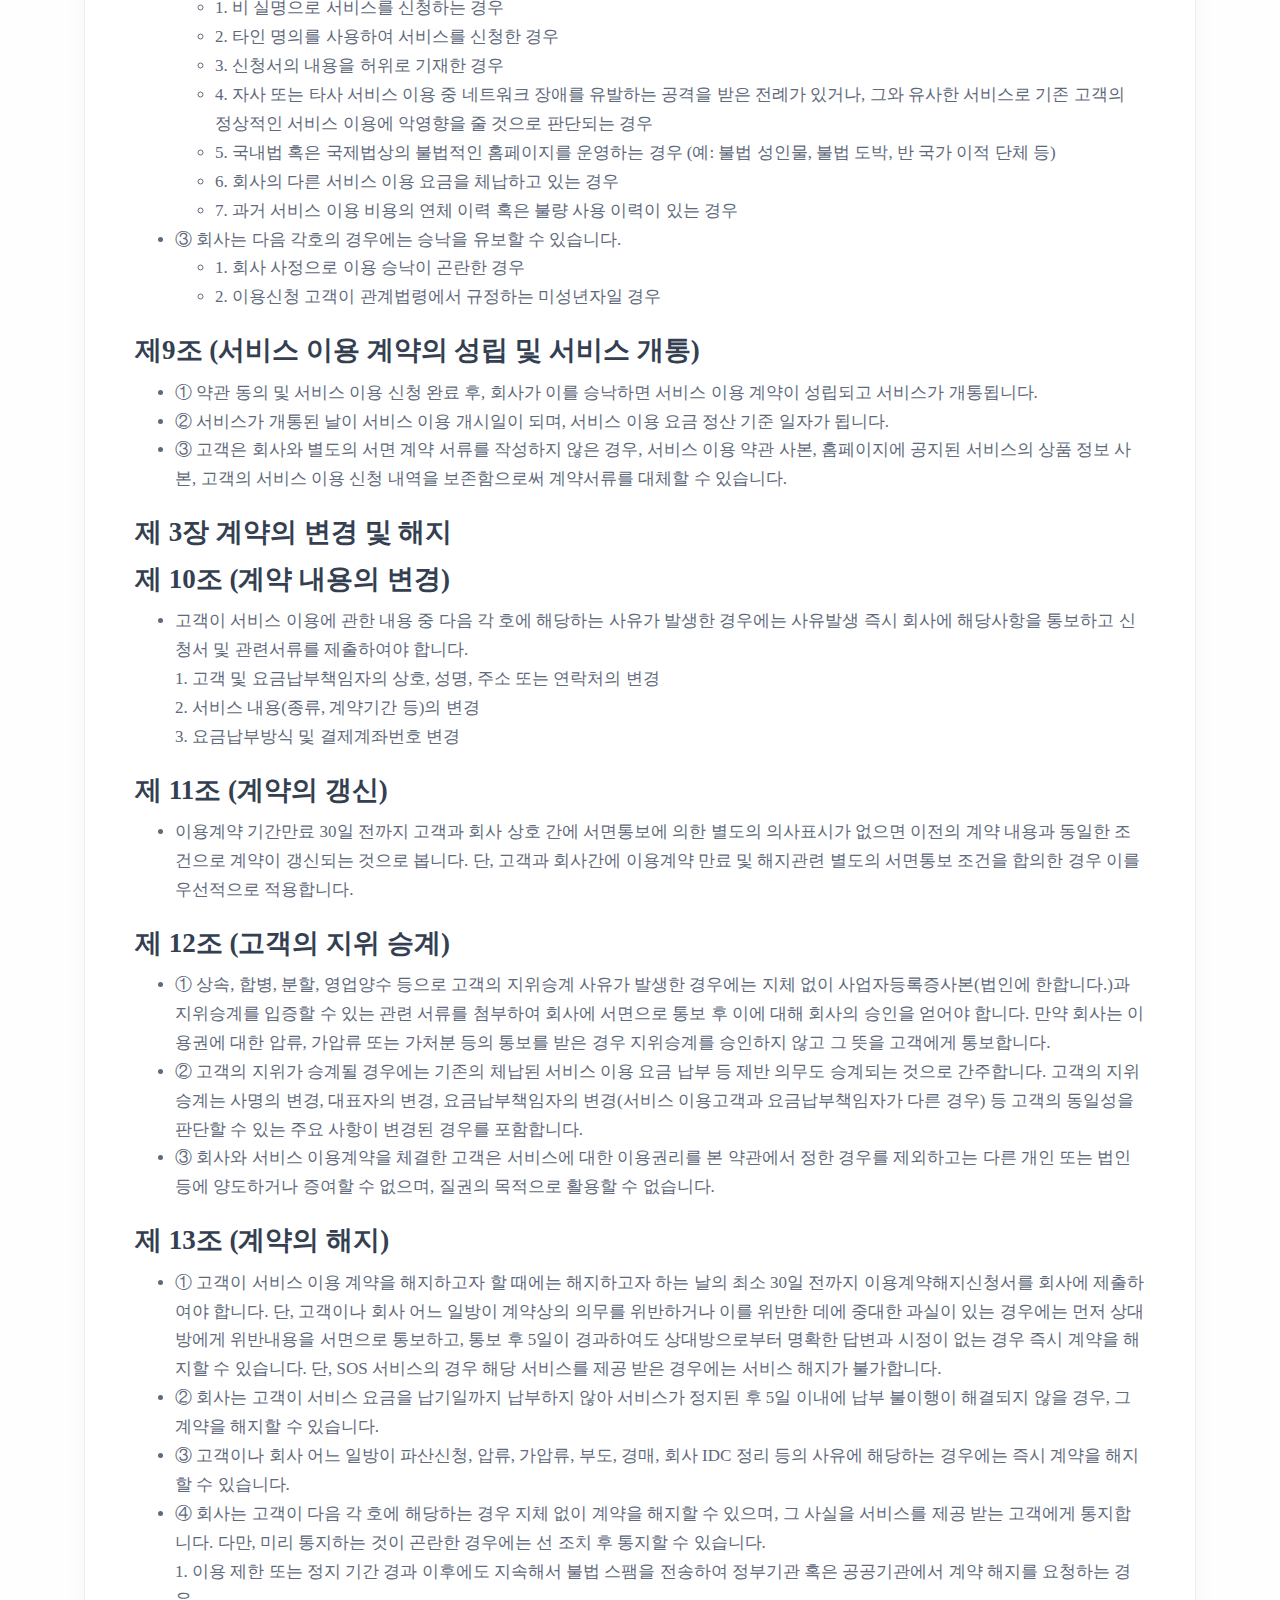
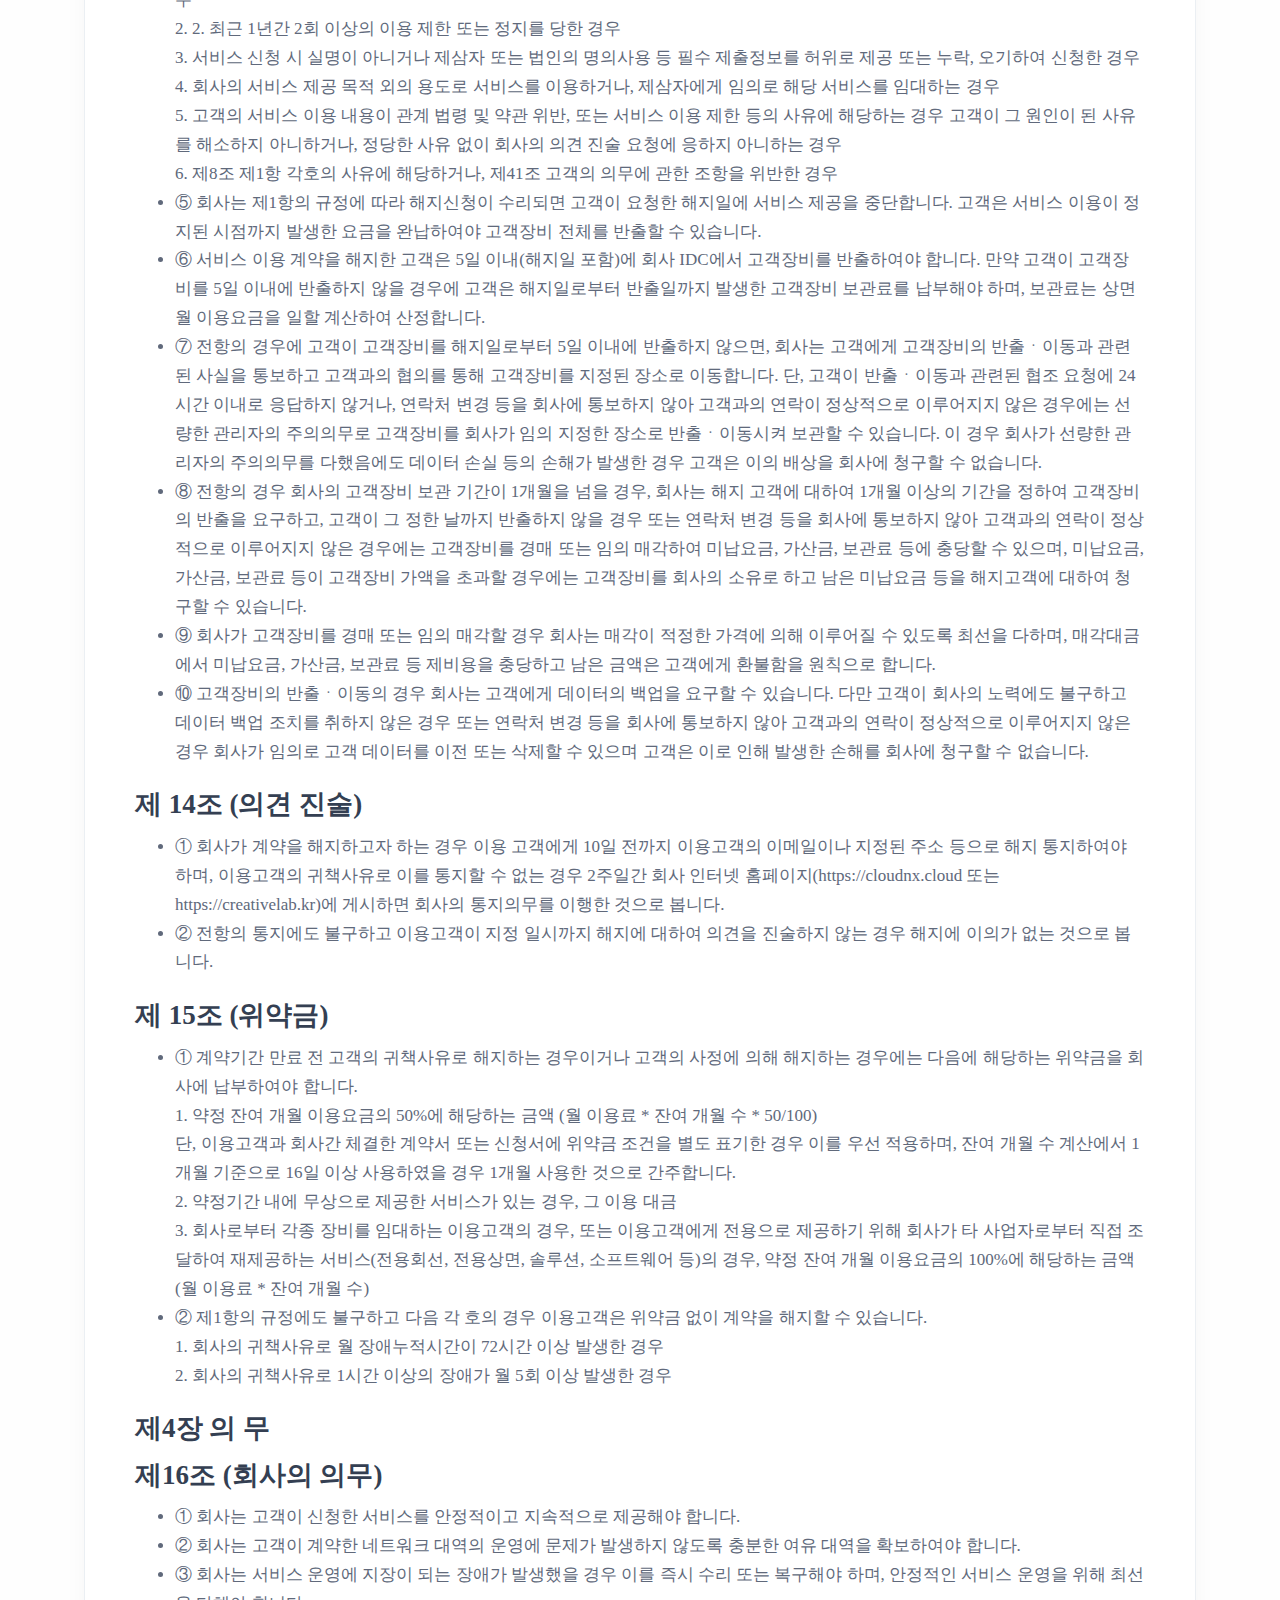
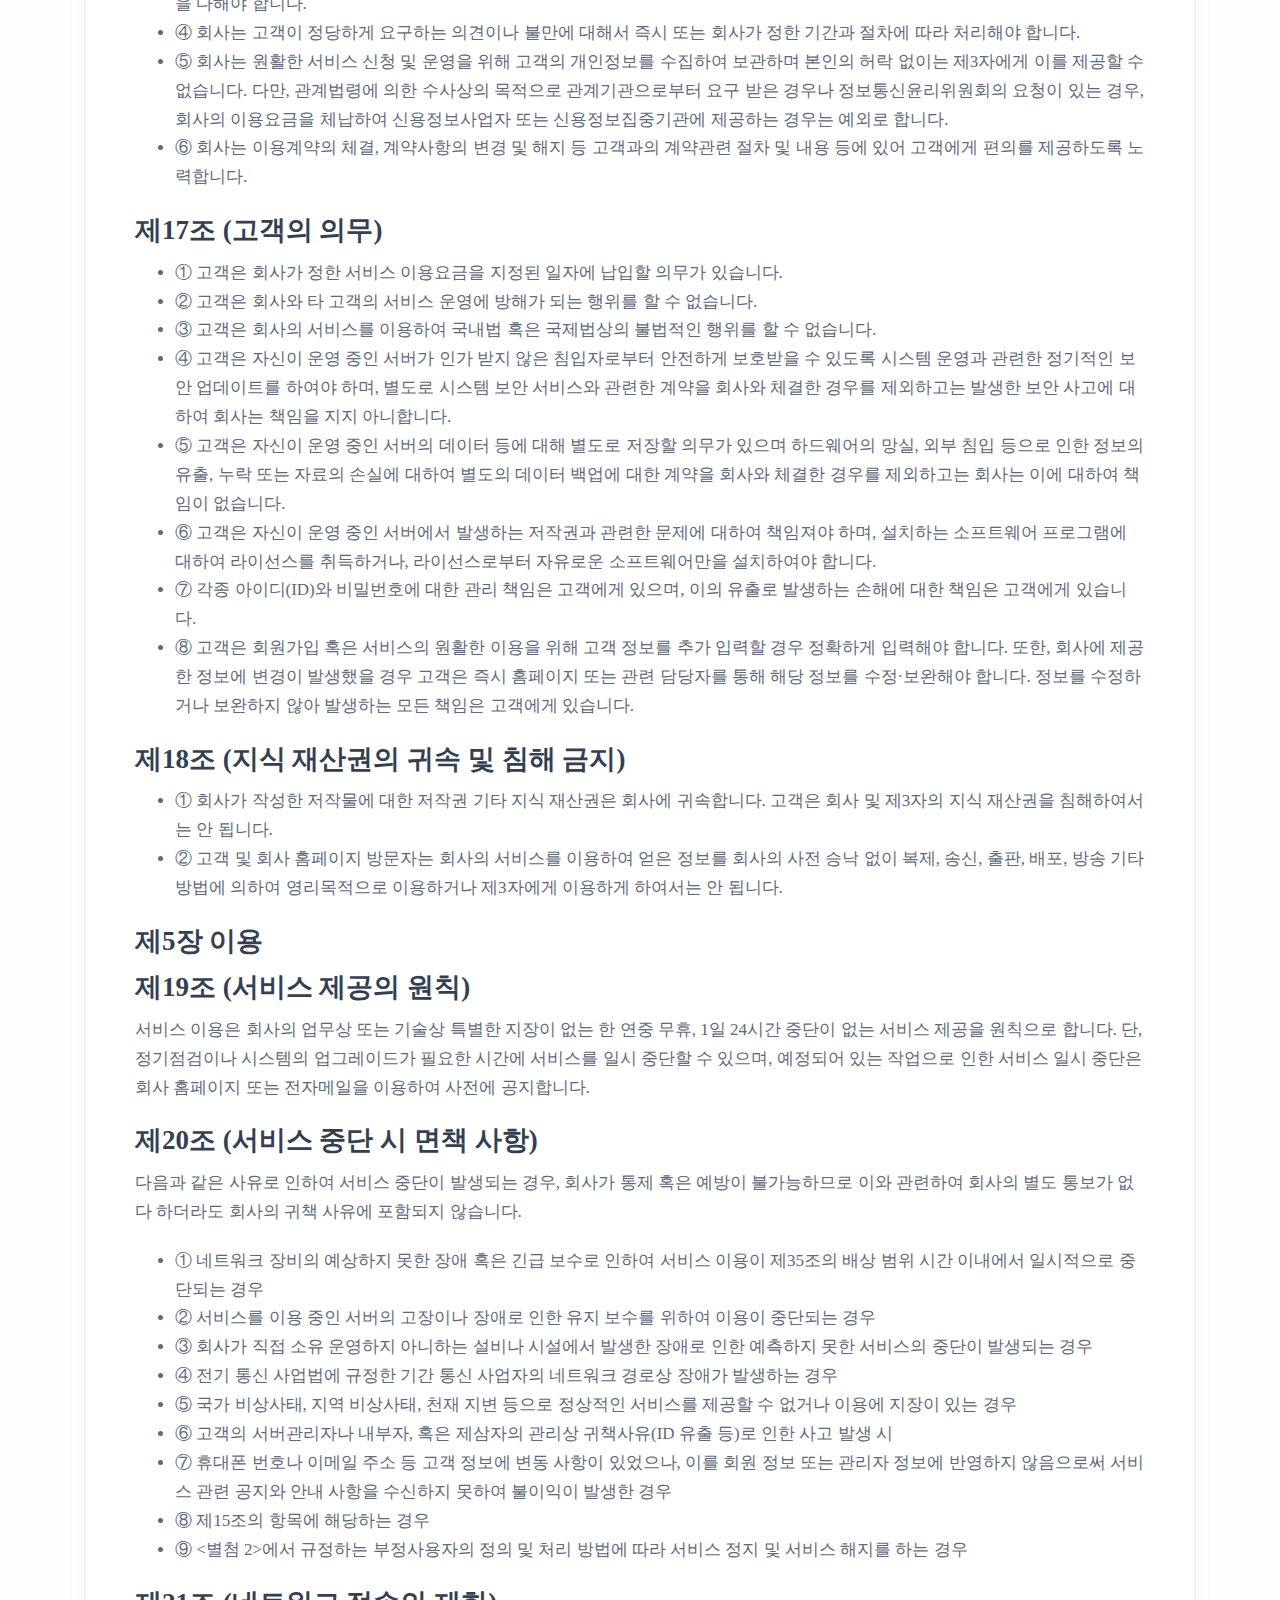
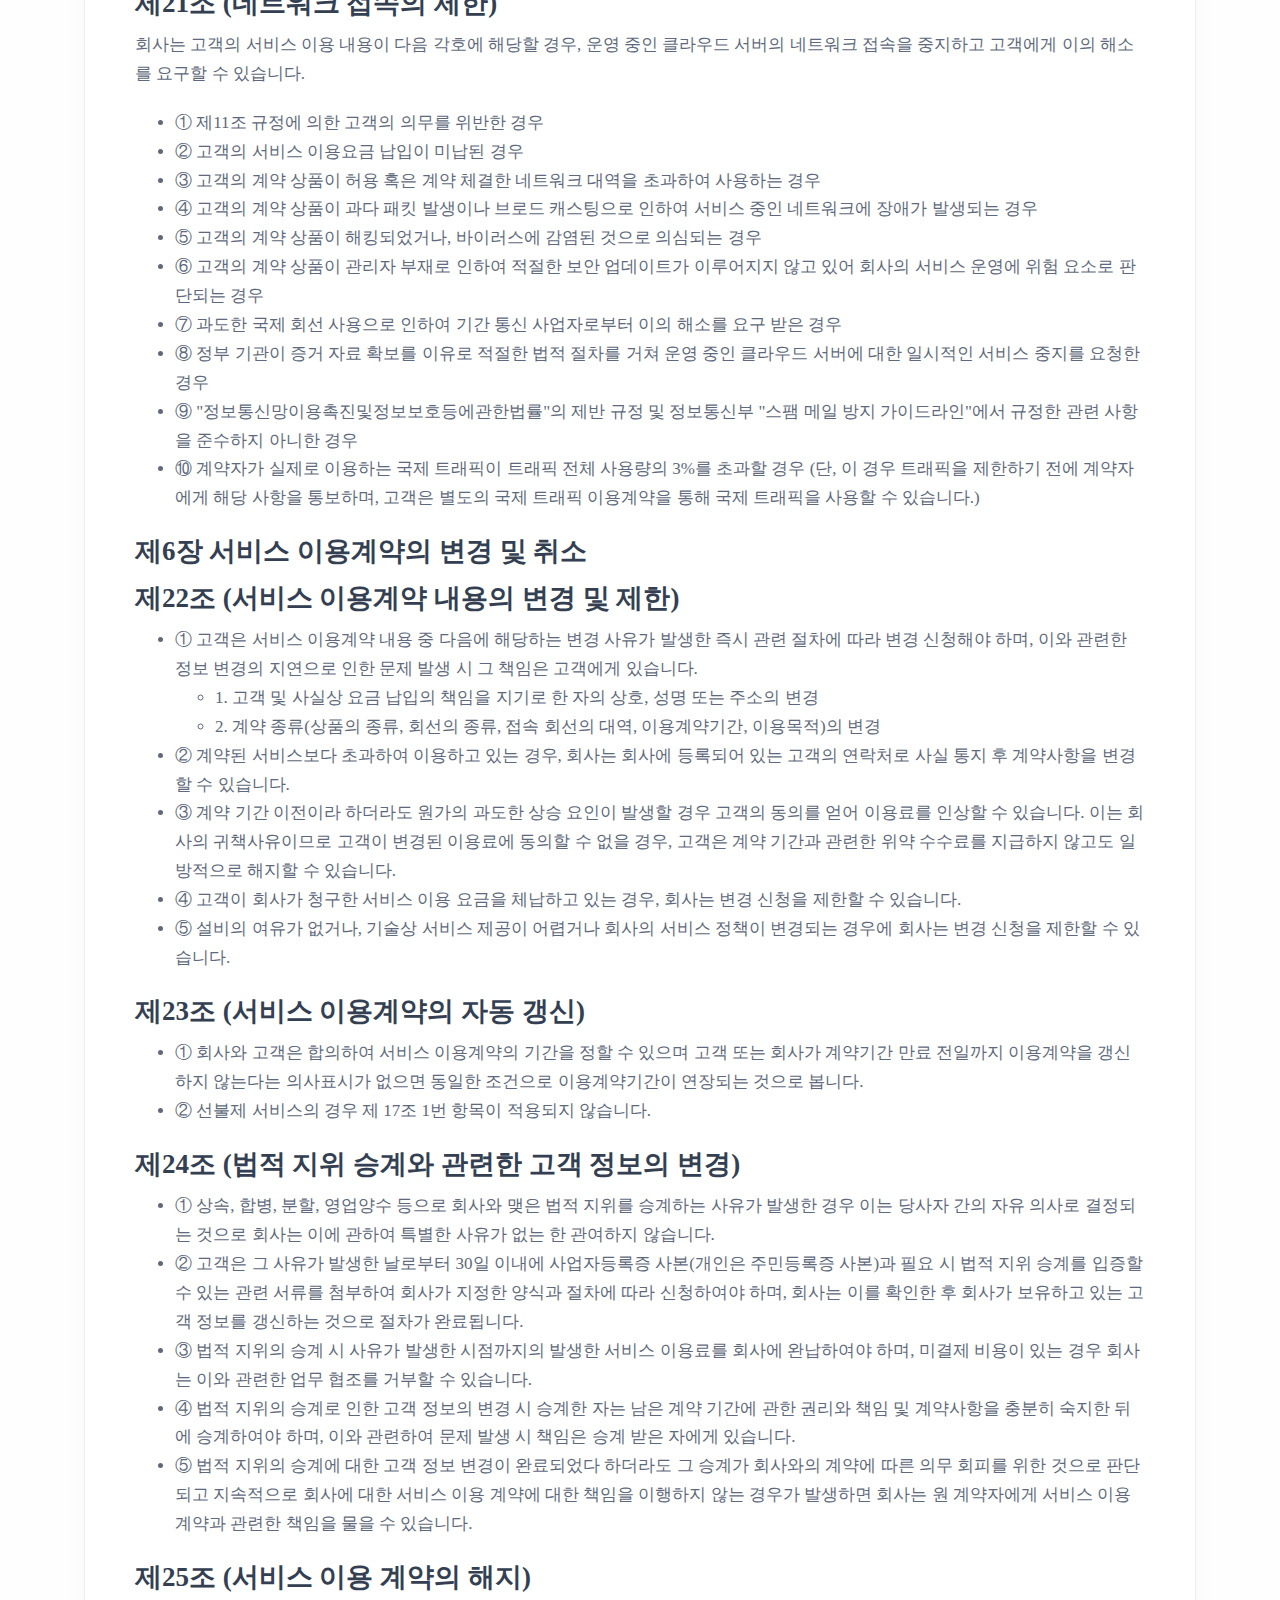
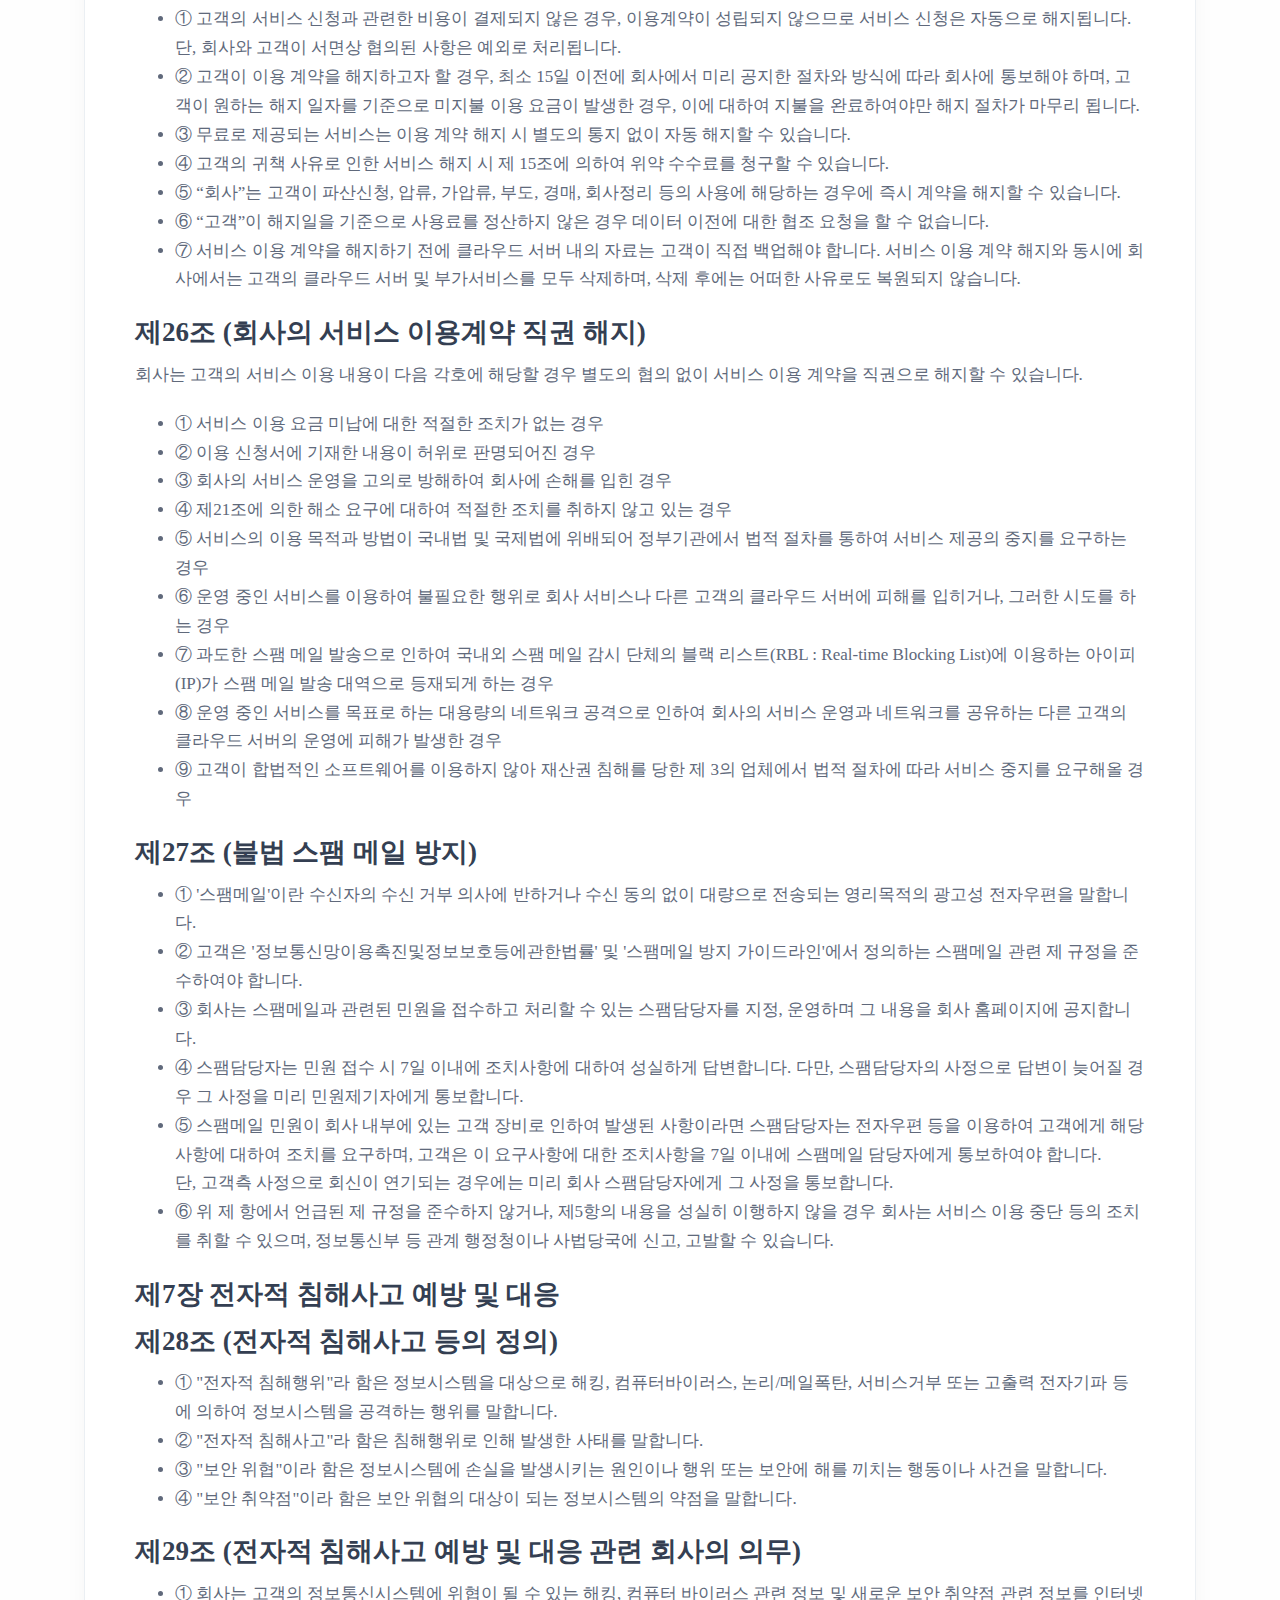
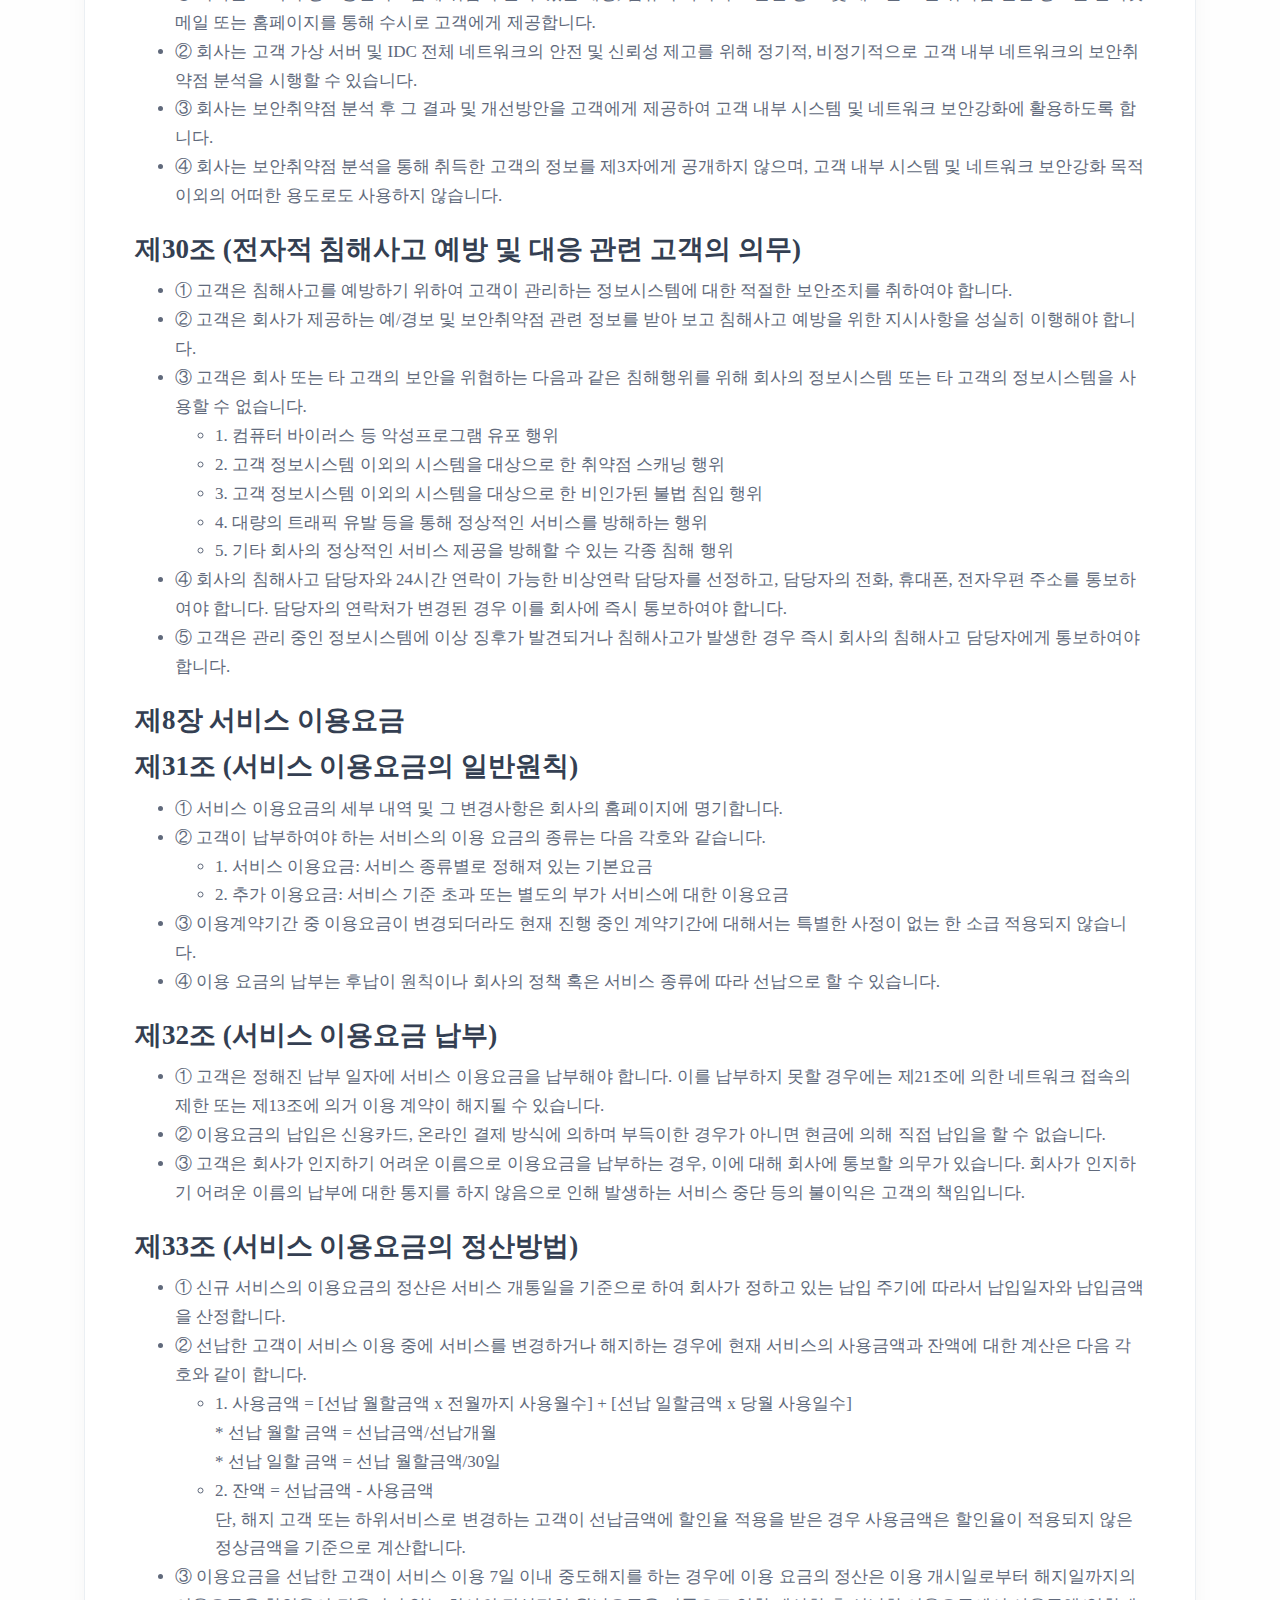
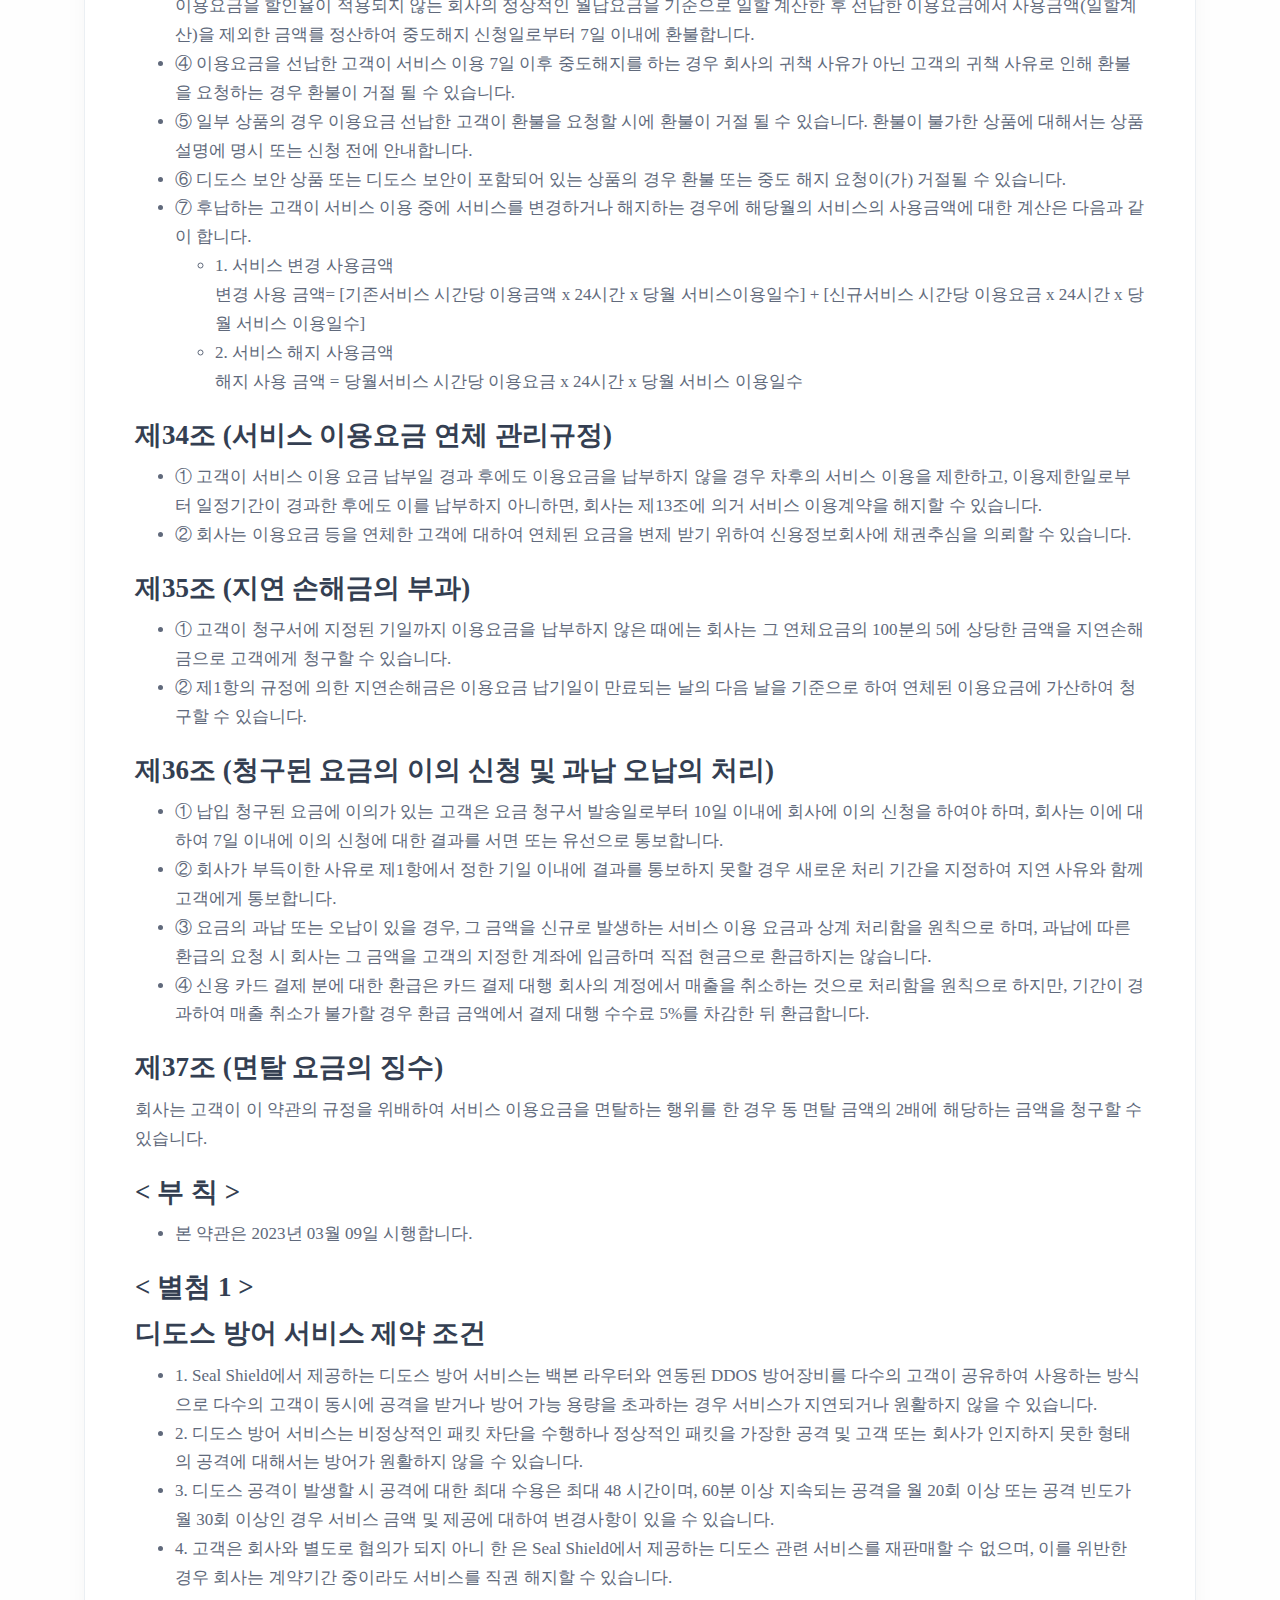
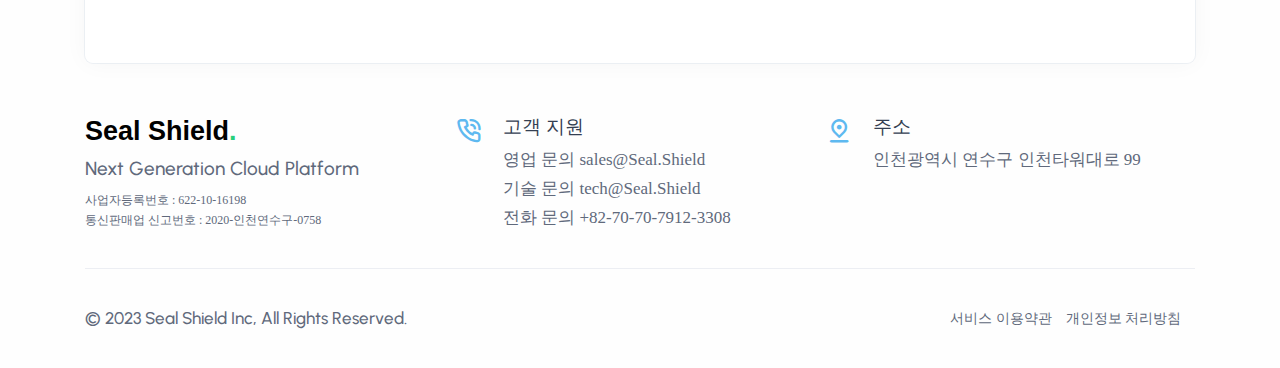
<file: ddosprotection.html>
<!DOCTYPE html>
<html lang="en">

<head>
  <meta charset="utf-8">
  <meta name="viewport" content="width=device-width, initial-scale=1.0">
  <title>Seal Shield</title>
  <link rel="shortcut icon" href="./static/img/favicon.png">
  <link rel="stylesheet" href="./static/css/plugins.css">
  <link rel="stylesheet" href="./static/css/style.css">
  <link rel="stylesheet" href="./static/css/colors/sky.css">
  <link rel="preload" href="./static/css/fonts/urbanist.css" as="style" onload="this.rel='stylesheet'">
  <link rel="stylesheet" href="./static/css/common.css">
  <link rel="stylesheet" href="https://webfontworld.github.io/naver/NanumSquare.css">
  <style>
    .hangle {
      font-family: 'NanumSquare';
      font-weight: 450;
    }
  </style>
</head>

<body>
  <div class="content-wrapper">
    <header class="wrapper bg-soft-primary">
      <nav class="navbar navbar-expand-lg classic transparent navbar-light">
        <div class="container flex-lg-row flex-nowrap align-items-center">
          <div class="navbar-brand w-100">
            <a href="/">
              <h2 class="logo-dark" style="color: #000000; font-family: Poppins, sans-serif; font-weight: 600;">Seal Shield<d style="color: #27cf7b;">.</d>
              </h2>
              <h2 class="logo-light" style="color: #000000; font-family: Poppins, sans-serif; font-weight: 600;">Seal Shield<d style="color: #27cf7b;">.</d>
              </h2>
            </a>
          </div>
          <div class="navbar-collapse offcanvas offcanvas-nav offcanvas-start">
            <div class="offcanvas-header d-lg-none">
              <h3 class="text-white fs-30 mb-0">Seal Shield</h3>
              <button type="button" class="btn-close btn-close-white" data-bs-dismiss="offcanvas"
                aria-label="Close"></button>
            </div>
            <div class="offcanvas-body ms-lg-auto d-flex flex-column h-100">
              <ul class="navbar-nav">
                <li class="nav-item dropdown dropdown-mega">
                  <a class="nav-link hangle" href="./index.html">홈</a>
                </li>
                <li class="nav-item dropdown">
                  <a class="nav-link dropdown-toggle hangle" href="javascript:void(0);" data-bs-toggle="dropdown">디도스 보안존 상품</a>
                  <div class="dropdown-menu dropdown-lg">
                    <div class="dropdown-lg-content">
                      <div>
                        <h6 class="dropdown-header">Compute</h6>
                        <ul class="list-unstyled">
                          <li><a class="dropdown-item hangle" href="./virtualServer.html">가상 서버</a></li>
                          <li><a class="dropdown-item hangle" href="./dedicatedServer.html">단독 서버</a></li>
                          <li><a class="dropdown-item hangle" href="./japanDedicatedServer.html">일본 단독 서버</a></li>
                        </ul>
                      </div>
                      <div>
                        <h6 class="dropdown-header">Network</h6>
                        <ul class="list-unstyled">
                          <li><a class="dropdown-item hangle" href="./bypassDefense.html">우회 방어 회선 연동</a></li>
                        </ul>
                      </div>
                      <div>
                        <h6 class="dropdown-header">Datacenter</h6>
                        <ul class="list-unstyled">
                          <li><a class="dropdown-item hangle" href="javascript:void(0);">코로케이션</a></li>
                          <li><a class="dropdown-item hangle" href="javascript:void(0);">클라우드플레어 스펙트럼</a></li>
                        </ul>
                      </div>
                    </div>
                  </div>
                </li>
                <li class="nav-item dropdown">
                  <a class="nav-link hangle" href="./network.html">네트워크</a>
                </li>
                <li class="nav-item dropdown">
                  <a class="nav-link dropdown-toggle hangle" href="javascript:void(0);" data-bs-toggle="dropdown">데이터센터</a>
                  <ul class="dropdown-menu">
                    <li class="dropdown dropdown-submenu dropend"><a class="dropdown-item dropdown-toggle hangle"
                        href="javascript:void(0);" data-bs-toggle="dropdown">대한민국</a>
                      <ul class="dropdown-menu">
                        <li class="nav-item"><a class="dropdown-item" href="javascript:void(0);">KT Clean-Zone</a></li>
                        <li class="nav-item"><a class="dropdown-item" href="javascript:void(0);">SK Clean-Zone</a></li>
                        <li class="nav-item"><a class="dropdown-item" href="javascript:void(0);">Kinx Clean-Zone</a></li>
                      </ul>
                    </li>
                    <li class="dropdown dropdown-submenu dropend"><a class="dropdown-item dropdown-toggle hangle"
                        href="javascript:void(0);" data-bs-toggle="dropdown">일본</a>
                      <ul class="dropdown-menu">
                        <li class="nav-item"><a class="dropdown-item" href="javascript:void(0);">Tokyo-IDC</a></li>
                      </ul>
                    </li>
                    <li class="dropdown dropdown-submenu dropend"><a class="dropdown-item dropdown-toggle hangle"
                        href="javascript:void(0);" data-bs-toggle="dropdown">미국</a>
                      <ul class="dropdown-menu">
                        <li class="nav-item"><a class="dropdown-item" href="javascript:void(0);">Cloudflare 대한민국 리전</a></li>
                      </ul>
                    </li>
                  </ul>
                </li>
                <li class="nav-item dropdown">
                  <a class="nav-link dropdown-toggle hangle" href="javascript:void(0);" data-bs-toggle="dropdown">고객지원·FAQ</a>
                  <ul class="dropdown-menu">
                    <li class="nav-item"><a class="dropdown-item hangle" href="./contact.html">연락처</a></li>
                    <li class="dropdown dropdown-submenu dropend"><a class="dropdown-item dropdown-toggle hangle"
                        href="javascript:void(0);" data-bs-toggle="dropdown">법률</a>
                      <ul class="dropdown-menu">
                        <li class="nav-item"><a class="dropdown-item hangle" href="./term.html">서비스 이용약관</a></li>
                        <li class="nav-item"><a class="dropdown-item hangle" href="./privacy.html">개인정보 처리방침</a></li>
                      </ul>
                    </li>
                  </ul>
                </li>
              </ul>
              <!-- /.navbar-nav -->
              <div class="offcanvas-footer d-lg-none">
                <div>
                  <a href="mailto:tech@Seal.Shield" class="link-inverse">tech@Seal.Shield</a>
                  <br /> +82-70-70-7912-3308<br />
                </div>
              </div>
              <!-- /.offcanvas-footer -->
            </div>
            <!-- /.offcanvas-body -->
          </div>
          <!-- /.navbar-collapse -->
          <div class="navbar-other ms-lg-4">
            <ul class="navbar-nav flex-row align-items-center ms-auto">
              <li class="nav-item d-none d-md-block">
                <a href="./contact.html" class="btn btn-sm btn-primary rounded-pill hangle">영업 문의</a>
              </li>
              <li class="nav-item d-lg-none">
                <button class="hamburger offcanvas-nav-btn"><span></span></button>
              </li>
            </ul>
            <!-- /.navbar-nav -->
          </div>
          <!-- /.navbar-other -->
        </div>
        <!-- /.container -->
      </nav>
      <!-- /.navbar -->
    </header>
    <!-- /header -->






    <section class="wrapper bg-soft-primary">
      <div class="container pt-10 pb-12 pt-md-14 pb-md-16 text-center">
        <div class="row">
          <div class="col-md-10 col-lg-8 col-xl-7 col-xxl-6 mx-auto">
            <h1 class="display-1 mb-3 hangle">상세 서비스 이용약관 (디도스)</h1>
            <!-- /nav -->
          </div>
          <!-- /column -->
        </div>
        <!-- /.row -->
      </div>
      <!-- /.container -->
    </section>
    <!-- /section -->
    <div class="container">
        <div class="">
          <section class="wrapper pt-16">
            <div class="card hangle">
              <div class="card-body p-10">
				<h2>제1장 총칙</h2>
				<h2>제1조 (목적)</h2>
				<p>본 이용약관은 주식회사 Seal Shield(이하 "회사" 또는 "Seal Shield"라 함)가 제공하는 디도스 방어(이하 "서비스"라 합니다.)의 이용조건 및 절차에 관한 제반 사항 규정을 목적으로 합니다.</p>
				
				<h2>제2조 (용어의 정의)</h2>
				<p>이 약관에서 사용되는 용어의 정의는 다음과 같습니다. 그리고 다음 항목에 정해지지 않은 용어는 관계 법령이나 홈페이지에 명시된 서비스 별 안내에 의하여 유추하여 정의합니다.</p>
				<ul class="oneStep">				
					<li class="indent">① IDC (Internet Data Center): 회사 내부의 센터로서 고객이 인터넷 관련 사업을 용이하게 할 수 있도록 회사가 제공하는 시설과 공간의 총칭.</li>
					<li class="indent">② 서비스 : DDoS 공격으로 인해 고객이 인터넷 기반으로 운영하는 서비스가 운영 상에 방해를 받지 않도록 제공하는 네트워크 서비스</li>
					<li class="indent">③ 고객: 회사의 DDoS 보안 서비스를 제공받기 위하여 회사와 서비스 이용계약을 체결하고 서비스를 이용하는 개인 또는 법인</li>
					<li class="indent">④ 고객장비: 고객의 통신장비 및 서버 등 회사의 서비스를 제공받기 위해 고객이 회사 IDC에 위치시켜 놓은 모든 장비</li>
					<li class="indent">⑤ 요금납부책임자: 회사가 본 약관에 따라 제공하는 서비스의 요금 등 모든 채무를 1차적으로 납부할 의무가 있는 개인 또는 법인</li>
				</ul>
				
				<h2>제3조 (약관의 명시 및 변경)</h2>
				<ul class="oneStep">
					<li class="indent">① 이 약관은 회사의 홈페이지에 공지함으로써 효력이 발생합니다.</li>
					<li class="indent">② 회사가 약관을 개정할 경우에는 시행일자 및 개정사유를 명시하여 현행 약관과 함께 회사의 홈페이지 초기화면에 시행일자 이전부터 3일 이상 게시합니다.</li>
					<li class="indent">③ 고객은 변경된 약관에 동의하지 않을 경우 이의를 제기할 수 있으며, 변경된 약관의 효력 발생일로부터 3일 이후에도 거부의사를 표시하지 아니하고 서비스를 계속 사용할 경우 약관의 변경 사항에 동의한 것으로 간주됩니다.</li>
				</ul>

				<h2>제4조 (약관 외 적용)</h2>
				<p>이 약관에 명시되지 아니한 사항에 대해서는 관계법령, 상관례 및 홈페이지에 명시된 서비스별 안내에 따릅니다. 그 외에 사항에 대해서는 동종업계의 관행에 따라 적용합니다.</p>

				<h2>제2장 서비스 이용계약</h2>
				<h2>제5조 (자율 계약의 원칙)</h2>
				<p>고객은 반드시 타인의 강요나 강매가 아닌 자의로만 서비스 이용계약을 체결할 수 있습니다.</p>

				<h2>제6조 (서비스의 종류)</h2>
				<ul class="oneStep">
					<h4>① 디도스 방어 서비스 (서버 연동)</h4>
					<li class="indent">1. 회사 전산실 내 고객의 시스템(서버 등)을 이동 및 설치한 후 회사 DDoS 방어시스템에 직접 연결을 제공해주는 서비스입니다.</li>
					<li class="indent">2. DDoS 공격 시 UDP / ICMP / TCP 방어기준을 초과하는 경우, Null Routing 처리할 수 있으며 이로 인해 서비스가 원활히 제공되지 않을 수 있습니다.</li>
					<li class="indent">3. 글로벌서비스의 경우 Null 처리는 국제회선사업자 정책에 따릅니다.</li>
					<li class="indent">4. 비정상적 트래픽의 급격한 증가로 인해 전체 서비스 품질 유지가 어려운 경우, 연결된 타사업자 연동망에서 사전 제어가 발생할 수 있습니다.</li>
					<li class="indent">5. 비정상적 트래픽의 식별 및 차단은 최대 1시간 이내를 기준으로 합니다.</li>
					<h4>② 디도스 방어 서비스 (원격 연동)</h4>
					<li class="indent">1. 회사 전산실 외 고객의 시스템(서버 등)과 Tunneling 기술 또는 물리적인 회선을 통해 회사 DDoS 방어시스템에 직접 연결을 제공해주는 서비스입니다.</li>
					<li class="indent">2. DDoS 공격 시 UDP / ICMP / TCP 방어기준을 초과하는 경우, Null Routing 처리할 수 있으며 이로 인해 서비스가 원활히 제공되지 않을 수 있습니다.</li>
					<li class="indent">3. 글로벌서비스의 경우 Null 처리는 국제회선사업자 정책에 따릅니다.</li>
					<li class="indent">4. 비정상적 트래픽의 급격한 증가로 인해 전체 서비스 품질 유지가 어려운 경우, 연결된 타사업자 연동망에서 사전 제어가 발생할 수 있습니다.</li>
					<li class="indent">5. 비정상적 트래픽의 식별 및 차단은 최대 1시간 이내를 기준으로 합니다.</li>
					<h4>③ 디도스 방어 서비스 (인터넷전용회선 (PC방 전용회선 + 디도스 보안))</h4>
					<li class="indent">1. Tunneling 기술 또는 물리적인 회선을 이용하여 고객 POP(point of presence)에 공격 발생시 회사 DDoS 방어시스템으로 트래픽 우회 및 공격 필터링을 통해 고객사 POP에 정상적인 트래픽을 제공하는 서비스입니다.</li>
					<li class="indent">2. Tunneling 기술을 통한 이용시 장비에 대한 사전 구성이 필요하며, 장비에 대한 구성은 회사가 제공합니다.</li>
					<li class="indent">3. DDoS 공격 시 UDP / ICMP / TCP 방어기준을 초과하는 경우, Null Routing 처리할 수 있으며 이로 인해 서비스가 원활히 제공되지 않을 수 있습니다.</li>
					<li class="indent">4. 글로벌서비스의 경우 Null 처리는 국제회선사업자 정책에 따릅니다.</li>
					<li class="indent">5. 비정상적 트래픽의 급격한 증가로 인해 전체 서비스 품질 유지가 어려운 경우, 연결된 타사업자 연동망에서 사전 제어가 발생할 수 있습니다.</li>
					<li class="indent">6. 비정상적 트래픽의 식별 및 차단은 최대 1시간 이내를 기준으로 합니다.</li>
					<h4>④ 디도스 방어 서비스 (인터넷전용회선 (기업용 전용회선 + 디도스 보안))</h4>
					<li class="indent">1. Tunneling 기술 또는 물리적인 회선을 이용하여 고객 POP(point of presence)에 공격 발생시 회사 DDoS 방어시스템으로 트래픽 우회 및 공격 필터링을 통해 고객사 POP에 정상적인 트래픽을 제공하는 서비스입니다.</li>
					<li class="indent">2. Tunneling 기술을 통한 이용시 장비에 대한 사전 구성이 필요하며, 장비에 대한 구성은 회사가 제공합니다.</li>
					<li class="indent">3. DDoS 공격 시 UDP / ICMP / TCP 방어기준을 초과하는 경우, Null Routing 처리할 수 있으며 이로 인해 서비스가 원활히 제공되지 않을 수 있습니다.</li>
					<li class="indent">4. 글로벌서비스의 경우 Null 처리는 국제회선사업자 정책에 따릅니다.</li>
					<li class="indent">5. 비정상적 트래픽의 급격한 증가로 인해 전체 서비스 품질 유지가 어려운 경우, 연결된 타사업자 연동망에서 사전 제어가 발생할 수 있습니다.</li>
					<li class="indent">6. 비정상적 트래픽의 식별 및 차단은 최대 1시간 이내를 기준으로 합니다.</li>
				</ul>

				<h2>제7조 (약관 동의 및 이용신청)</h2>
				<ul class="oneStep">
					<li class="indent">① 고객은 회사의 약관에 동의하여야만 서비스를 이용할 수 있으며, 고객이 회사의 홈페이지 또는 상담센터에서 상품을 신청하거나, 신청서에 날인을 하는 것을 약관에 동의하는 것으로 간주합니다.</li>
					<li class="indent">② 약관 동의 절차 이후 회사가 정한 양식에 기입하는 것을 완료하면 서비스 이용 신청이 완료되며, 회사는 계약의 중요도나 업무상 필요한 경우 별도의 서면 신청 서류 작성과 계약에 관련한 증빙 서류 사본 제출-사업자등록증 사본 혹은 개인의 경우 주민등록증 사본 등을 요구할 수 있습니다.</li>
					<li class="indent">③ 고객은 이용신청 시 실명, 실제정보를 입력하여야 하며, 이를 위반한 고객은 서비스 해지 시 고객 소유의 클라우드 서버 및 부가서비스가 삭제되어 재산상의 손해를 입을 수 있으며, 법적인 보호를 받을 수 없고 서비스 이용에 제한을 받게 됩니다.</li>
					<li class="indent">④ 고객이 이용신청 시 제공한 개인정보는 관계법령 및 회사의 개인정보보호정책에 따라 보호를 받습니다.</li>
				</ul>

				<h2>제8조 (이용 신청 승낙)</h2>
				<ul class="oneStep">
					<li class="indent">① 회사는 고객이 제7조에서 정한 사항을 정확히 기재하여 이용 신청을 하였을 때 특별한 사정이 없는 한 접수 순서에 따라서 이용 신청을 승낙합니다.</li>
					<li class="indent">
					② 회사는 다음 각호에 대해서는 서비스 신청을 거절할 수 있습니다.<br>
						<ul class="twoStep">
							<li>1. 비 실명으로 서비스를 신청하는 경우</li>
							<li>2. 타인 명의를 사용하여 서비스를 신청한 경우</li>
							<li>3. 신청서의 내용을 허위로 기재한 경우</li>
							<li>4. 자사 또는 타사 서비스 이용 중 네트워크 장애를 유발하는 공격을 받은 전례가 있거나, 그와 유사한 서비스로 기존 고객의 정상적인 서비스 이용에 악영향을 줄 것으로 판단되는 경우</li>
							<li>5. 국내법 혹은 국제법상의 불법적인 홈페이지를 운영하는 경우 (예: 불법 성인물, 불법 도박, 반 국가 이적 단체 등)</li>
							<li>6. 회사의 다른 서비스 이용 요금을 체납하고 있는 경우</li>
							<li>7. 과거 서비스 이용 비용의 연체 이력 혹은 불량 사용 이력이 있는 경우</li>
						</ul>
					</li>
					<li class="indent">
					③ 회사는 다음 각호의 경우에는 승낙을 유보할 수 있습니다.<br>
						<ul class="twoStep">
							<li>1. 회사 사정으로 이용 승낙이 곤란한 경우</li>
							<li>2. 이용신청 고객이 관계법령에서 규정하는 미성년자일 경우</li>
						</ul>
					</li>
				</ul>

				<h2>제9조 (서비스 이용 계약의 성립 및 서비스 개통)</h2>
				<ul class="oneStep">
					<li class="indent">① 약관 동의 및 서비스 이용 신청 완료 후, 회사가 이를 승낙하면 서비스 이용 계약이 성립되고 서비스가 개통됩니다.</li>
					<li class="indent">② 서비스가 개통된 날이 서비스 이용 개시일이 되며, 서비스 이용 요금 정산 기준 일자가 됩니다.</li>
					<li class="indent">③ 고객은 회사와 별도의 서면 계약 서류를 작성하지 않은 경우, 서비스 이용 약관 사본, 홈페이지에 공지된 서비스의 상품 정보 사본, 고객의 서비스 이용 신청 내역을 보존함으로써 계약서류를 대체할 수 있습니다.</li>
				</ul>
				
				<h2>제 3장 계약의 변경 및 해지</h2>
				<h2>제 10조 (계약 내용의 변경)</h2>
				<ul class="oneStep">
					<li class="indent">
					고객이 서비스 이용에 관한 내용 중 다음 각 호에 해당하는 사유가 발생한 경우에는 사유발생 즉시 회사에 해당사항을 통보하고 신청서 및 관련서류를 제출하여야 합니다.<br>
					1. 고객 및 요금납부책임자의 상호, 성명, 주소 또는 연락처의 변경<br>
					2. 서비스 내용(종류, 계약기간 등)의 변경<br>
					3. 요금납부방식 및 결제계좌번호 변경
					</li>
				</ul>
				
				
				<h2>제 11조 (계약의 갱신)</h2>
				<ul class="oneStep">
					<li class="indent">이용계약 기간만료 30일 전까지 고객과 회사 상호 간에 서면통보에 의한 별도의 의사표시가 없으면 이전의 계약 내용과 동일한 조건으로 계약이 갱신되는 것으로 봅니다. 단, 고객과 회사간에 이용계약 만료 및 해지관련 별도의 서면통보 조건을 합의한 경우 이를 우선적으로 적용합니다.</li>
				</ul>
				
				<h2>제 12조 (고객의 지위 승계)</h2>
				<ul class="oneStep">
					<li class="indent">① 상속, 합병, 분할, 영업양수 등으로 고객의 지위승계 사유가 발생한 경우에는 지체 없이 사업자등록증사본(법인에 한합니다.)과 지위승계를 입증할 수 있는 관련 서류를 첨부하여 회사에 서면으로 통보 후 이에 대해 회사의 승인을 얻어야 합니다. 만약 회사는 이용권에 대한 압류, 가압류 또는 가처분 등의 통보를 받은 경우 지위승계를 승인하지 않고 그 뜻을 고객에게 통보합니다.</li>
					<li class="indent">② 고객의 지위가 승계될 경우에는 기존의 체납된 서비스 이용 요금 납부 등 제반 의무도 승계되는 것으로 간주합니다. 고객의 지위 승계는 사명의 변경, 대표자의 변경, 요금납부책임자의 변경(서비스 이용고객과 요금납부책임자가 다른 경우) 등 고객의 동일성을 판단할 수 있는 주요 사항이 변경된 경우를 포함합니다.</li>
					<li class="indent">③ 회사와 서비스 이용계약을 체결한 고객은 서비스에 대한 이용권리를 본 약관에서 정한 경우를 제외하고는 다른 개인 또는 법인 등에 양도하거나 증여할 수 없으며, 질권의 목적으로 활용할 수 없습니다.</li>
				</ul>
				
				<h2>제 13조 (계약의 해지)</h2>
				<ul class="oneStep">
					<li class="indent">① 고객이 서비스 이용 계약을 해지하고자 할 때에는 해지하고자 하는 날의 최소 30일 전까지 이용계약해지신청서를 회사에 제출하여야 합니다. 단, 고객이나 회사 어느 일방이 계약상의 의무를 위반하거나 이를 위반한 데에 중대한 과실이 있는 경우에는 먼저 상대방에게 위반내용을 서면으로 통보하고, 통보 후 5일이 경과하여도 상대방으로부터 명확한 답변과 시정이 없는 경우 즉시 계약을 해지할 수 있습니다. 단, SOS 서비스의 경우 해당 서비스를 제공 받은 경우에는 서비스 해지가 불가합니다.</li>
					<li class="indent">② 회사는 고객이 서비스 요금을 납기일까지 납부하지 않아 서비스가 정지된 후 5일 이내에 납부 불이행이 해결되지 않을 경우, 그 계약을 해지할 수 있습니다.</li>
					<li class="indent">③ 고객이나 회사 어느 일방이 파산신청, 압류, 가압류, 부도, 경매, 회사 IDC 정리 등의 사유에 해당하는 경우에는 즉시 계약을 해지할 수 있습니다.</li>
					<li class="indent">
					④ 회사는 고객이 다음 각 호에 해당하는 경우 지체 없이 계약을 해지할 수 있으며, 그 사실을 서비스를 제공 받는 고객에게 통지합니다. 다만, 미리 통지하는 것이 곤란한 경우에는 선 조치 후 통지할 수 있습니다.<br>
					1. 이용 제한 또는 정지 기간 경과 이후에도 지속해서 불법 스팸을 전송하여 정부기관 혹은 공공기관에서 계약 해지를 요청하는 경우<br>
					2. 2. 최근 1년간 2회 이상의 이용 제한 또는 정지를 당한 경우<br>
					3. 서비스 신청 시 실명이 아니거나 제삼자 또는 법인의 명의사용 등 필수 제출정보를 허위로 제공 또는 누락, 오기하여 신청한 경우<br>
					4. 회사의 서비스 제공 목적 외의 용도로 서비스를 이용하거나, 제삼자에게 임의로 해당 서비스를 임대하는 경우 <br>
					5. 고객의 서비스 이용 내용이 관계 법령 및 약관 위반, 또는 서비스 이용 제한 등의 사유에 해당하는 경우 고객이 그 원인이 된 사유를 해소하지 아니하거나, 정당한 사유 없이 회사의 의견 진술 요청에 응하지 아니하는 경우<br>
					6. 제8조 제1항 각호의 사유에 해당하거나, 제41조 고객의 의무에 관한 조항을 위반한 경우
					</li>
					<li class="indent">⑤ 회사는 제1항의 규정에 따라 해지신청이 수리되면 고객이 요청한 해지일에 서비스 제공을 중단합니다. 고객은 서비스 이용이 정지된 시점까지 발생한 요금을 완납하여야 고객장비 전체를 반출할 수 있습니다.</li>
					<li class="indent">⑥ 서비스 이용 계약을 해지한 고객은 5일 이내(해지일 포함)에 회사 IDC에서 고객장비를 반출하여야 합니다. 만약 고객이 고객장비를 5일 이내에 반출하지 않을 경우에 고객은 해지일로부터 반출일까지 발생한 고객장비 보관료를 납부해야 하며, 보관료는 상면 월 이용요금을 일할 계산하여 산정합니다.</li>
					<li class="indent">⑦ 전항의 경우에 고객이 고객장비를 해지일로부터 5일 이내에 반출하지 않으면, 회사는 고객에게 고객장비의 반출ㆍ이동과 관련된 사실을 통보하고 고객과의 협의를 통해 고객장비를 지정된 장소로 이동합니다. 단, 고객이 반출ㆍ이동과 관련된 협조 요청에 24시간 이내로 응답하지 않거나, 연락처 변경 등을 회사에 통보하지 않아 고객과의 연락이 정상적으로 이루어지지 않은 경우에는 선량한 관리자의 주의의무로 고객장비를 회사가 임의 지정한 장소로 반출ㆍ이동시켜 보관할 수 있습니다. 이 경우 회사가 선량한 관리자의 주의의무를 다했음에도 데이터 손실 등의 손해가 발생한 경우 고객은 이의 배상을 회사에 청구할 수 없습니다.</li>
					<li class="indent">⑧ 전항의 경우 회사의 고객장비 보관 기간이 1개월을 넘을 경우, 회사는 해지 고객에 대하여 1개월 이상의 기간을 정하여 고객장비의 반출을 요구하고, 고객이 그 정한 날까지 반출하지 않을 경우 또는 연락처 변경 등을 회사에 통보하지 않아 고객과의 연락이 정상적으로 이루어지지 않은 경우에는 고객장비를 경매 또는 임의 매각하여 미납요금, 가산금, 보관료 등에 충당할 수 있으며, 미납요금, 가산금, 보관료 등이 고객장비 가액을 초과할 경우에는 고객장비를 회사의 소유로 하고 남은 미납요금 등을 해지고객에 대하여 청구할 수 있습니다.</li>
					<li class="indent">⑨ 회사가 고객장비를 경매 또는 임의 매각할 경우 회사는 매각이 적정한 가격에 의해 이루어질 수 있도록 최선을 다하며, 매각대금에서 미납요금, 가산금, 보관료 등 제비용을 충당하고 남은 금액은 고객에게 환불함을 원칙으로 합니다.</li>
					<li class="indent">⑩ 고객장비의 반출ㆍ이동의 경우 회사는 고객에게 데이터의 백업을 요구할 수 있습니다. 다만 고객이 회사의 노력에도 불구하고 데이터 백업 조치를 취하지 않은 경우 또는 연락처 변경 등을 회사에 통보하지 않아 고객과의 연락이 정상적으로 이루어지지 않은 경우 회사가 임의로 고객 데이터를 이전 또는 삭제할 수 있으며 고객은 이로 인해 발생한 손해를 회사에 청구할 수 없습니다.</li>
				</ul>
				
				<h2>제 14조 (의견 진술)</h2>
				<ul class="oneStep">
					<li class="indent">① 회사가 계약을 해지하고자 하는 경우 이용 고객에게 10일 전까지 이용고객의 이메일이나 지정된 주소 등으로 해지 통지하여야 하며, 이용고객의 귀책사유로 이를 통지할 수 없는 경우 2주일간 회사 인터넷 홈페이지(https://cloudnx.cloud 또는 https://creativelab.kr)에 게시하면 회사의 통지의무를 이행한 것으로 봅니다.</li>
					<li class="indent">② 전항의 통지에도 불구하고 이용고객이 지정 일시까지 해지에 대하여 의견을 진술하지 않는 경우 해지에 이의가 없는 것으로 봅니다.</li>
				</ul>
				
				<h2>제 15조 (위약금)</h2>
				<ul class="oneStep">
					<li class="indent">
						① 계약기간 만료 전 고객의 귀책사유로 해지하는 경우이거나 고객의 사정에 의해 해지하는 경우에는 다음에 해당하는 위약금을 회사에 납부하여야 합니다.<br>
						1. 약정 잔여 개월 이용요금의 50%에 해당하는 금액 (월 이용료 * 잔여 개월 수 * 50/100)<br>
						단, 이용고객과 회사간 체결한 계약서 또는 신청서에 위약금 조건을 별도 표기한 경우 이를 우선 적용하며, 잔여 개월 수 계산에서 1개월 기준으로 16일 이상 사용하였을 경우 1개월 사용한 것으로 간주합니다.<br>
						2. 약정기간 내에 무상으로 제공한 서비스가 있는 경우, 그 이용 대금<br>
						3. 회사로부터 각종 장비를 임대하는 이용고객의 경우, 또는 이용고객에게 전용으로 제공하기 위해 회사가 타 사업자로부터 직접 조달하여 재제공하는 서비스(전용회선, 전용상면, 솔루션, 소프트웨어 등)의 경우, 약정 잔여 개월 이용요금의 100%에 해당하는 금액 (월 이용료 * 잔여 개월 수) 
					</li>
					<li class="indent">
						② 제1항의 규정에도 불구하고 다음 각 호의 경우 이용고객은 위약금 없이 계약을 해지할 수 있습니다. <br>
						1. 회사의 귀책사유로 월 장애누적시간이 72시간 이상 발생한 경우 <br>
						2. 회사의 귀책사유로 1시간 이상의 장애가 월 5회 이상 발생한 경우
					</li>
				</ul>
				
				<h2>제4장 의 무</h2>
				<h2>제16조 (회사의 의무)</h2>
				<ul class="oneStep">
					<li class="indent">① 회사는 고객이 신청한 서비스를 안정적이고 지속적으로 제공해야 합니다.</li>
					<li class="indent">② 회사는 고객이 계약한 네트워크 대역의 운영에 문제가 발생하지 않도록 충분한 여유 대역을 확보하여야 합니다.</li>
					<li class="indent">③ 회사는 서비스 운영에 지장이 되는 장애가 발생했을 경우 이를 즉시 수리 또는 복구해야 하며, 안정적인 서비스 운영을 위해 최선을 다해야 합니다.</li>
					<li class="indent">④ 회사는 고객이 정당하게 요구하는 의견이나 불만에 대해서 즉시 또는 회사가 정한 기간과 절차에 따라 처리해야 합니다.</li>
					<li class="indent">⑤ 회사는 원활한 서비스 신청 및 운영을 위해 고객의 개인정보를 수집하여 보관하며 본인의 허락 없이는 제3자에게 이를 제공할 수 없습니다. 다만, 관계법령에 의한 수사상의 목적으로 관계기관으로부터 요구 받은 경우나 정보통신윤리위원회의 요청이 있는 경우, 회사의 이용요금을 체납하여 신용정보사업자 또는 신용정보집중기관에 제공하는 경우는 예외로 합니다.</li>
					<li class="indent">⑥ 회사는 이용계약의 체결, 계약사항의 변경 및 해지 등 고객과의 계약관련 절차 및 내용 등에 있어 고객에게 편의를 제공하도록 노력합니다.</li>
				</ul>
				<h2>제17조 (고객의 의무)</h2>
				<ul class="oneStep">
					<li class="indent">① 고객은 회사가 정한 서비스 이용요금을 지정된 일자에 납입할 의무가 있습니다.</li>
					<li class="indent">② 고객은 회사와 타 고객의 서비스 운영에 방해가 되는 행위를 할 수 없습니다.</li>
					<li class="indent">③ 고객은 회사의 서비스를 이용하여 국내법 혹은 국제법상의 불법적인 행위를 할 수 없습니다.</li>
					<li class="indent">④ 고객은 자신이 운영 중인 서버가 인가 받지 않은 침입자로부터 안전하게 보호받을 수 있도록 시스템 운영과 관련한 정기적인 보안 업데이트를 하여야 하며, 별도로 시스템 보안 서비스와 관련한 계약을 회사와 체결한 경우를 제외하고는 발생한 보안 사고에 대하여 회사는 책임을 지지 아니합니다.</li>
					<li class="indent">⑤ 고객은 자신이 운영 중인 서버의 데이터 등에 대해 별도로 저장할 의무가 있으며 하드웨어의 망실, 외부 침입 등으로 인한 정보의 유출, 누락 또는 자료의 손실에 대하여 별도의 데이터 백업에 대한 계약을 회사와 체결한 경우를 제외하고는 회사는 이에 대하여 책임이 없습니다.</li>
					<li class="indent">⑥ 고객은 자신이 운영 중인 서버에서 발생하는 저작권과 관련한 문제에 대하여 책임져야 하며, 설치하는 소프트웨어 프로그램에 대하여 라이선스를 취득하거나, 라이선스로부터 자유로운 소프트웨어만을 설치하여야 합니다.</li>
					<li class="indent">⑦ 각종 아이디(ID)와 비밀번호에 대한 관리 책임은 고객에게 있으며, 이의 유출로 발생하는 손해에 대한 책임은 고객에게 있습니다.</li>
					<li class="indent">⑧ 고객은 회원가입 혹은 서비스의 원활한 이용을 위해 고객 정보를 추가 입력할 경우 정확하게 입력해야 합니다. 또한, 회사에 제공한 정보에 변경이 발생했을 경우 고객은 즉시 홈페이지 또는 관련 담당자를 통해 해당 정보를 수정·보완해야 합니다. 정보를 수정하거나 보완하지 않아 발생하는 모든 책임은 고객에게 있습니다.</li>
				</ul>
				
				<h2>제18조 (지식 재산권의 귀속 및 침해 금지)</h2>
				<ul class="oneStep">
					<li class="indent">① 회사가 작성한 저작물에 대한 저작권 기타 지식 재산권은 회사에 귀속합니다. 고객은 회사 및 제3자의 지식 재산권을 침해하여서는 안 됩니다.</li>
					<li class="indent">② 고객 및 회사 홈페이지 방문자는 회사의 서비스를 이용하여 얻은 정보를 회사의 사전 승낙 없이 복제, 송신, 출판, 배포, 방송 기타 방법에 의하여 영리목적으로 이용하거나 제3자에게 이용하게 하여서는 안 됩니다.</li>
				</ul>

				<h2>제5장 이용</h2>
				<h2>제19조 (서비스 제공의 원칙)</h2>
				<p>서비스 이용은 회사의 업무상 또는 기술상 특별한 지장이 없는 한 연중 무휴, 1일 24시간 중단이 없는 서비스 제공을 원칙으로 합니다. 단, 정기점검이나 시스템의 업그레이드가 필요한 시간에 서비스를 일시 중단할 수 있으며, 예정되어 있는 작업으로 인한 서비스 일시 중단은 회사 홈페이지 또는 전자메일을 이용하여 사전에 공지합니다.</p>
				<h2>제20조 (서비스 중단 시 면책 사항)</h2>
				<p>다음과 같은 사유로 인하여 서비스 중단이 발생되는 경우, 회사가 통제 혹은 예방이 불가능하므로 이와 관련하여 회사의 별도 통보가 없다 하더라도 회사의 귀책 사유에 포함되지 않습니다.</p>
				<ul class="oneStep">
					<li class="indent">① 네트워크 장비의 예상하지 못한 장애 혹은 긴급 보수로 인하여 서비스 이용이 제35조의 배상 범위 시간 이내에서 일시적으로 중단되는 경우</li>
					<li class="indent">② 서비스를 이용 중인 서버의 고장이나 장애로 인한 유지 보수를 위하여 이용이 중단되는 경우</li>
					<li class="indent">③ 회사가 직접 소유 운영하지 아니하는 설비나 시설에서 발생한 장애로 인한 예측하지 못한 서비스의 중단이 발생되는 경우</li>
					<li class="indent">④ 전기 통신 사업법에 규정한 기간 통신 사업자의 네트워크 경로상 장애가 발생하는 경우</li>
					<li class="indent">⑤ 국가 비상사태, 지역 비상사태, 천재 지변 등으로 정상적인 서비스를 제공할 수 없거나 이용에 지장이 있는 경우</li>
					<li class="indent">⑥ 고객의 서버관리자나 내부자, 혹은 제삼자의 관리상 귀책사유(ID 유출 등)로 인한 사고 발생 시</li>
					<li class="indent">⑦ 휴대폰 번호나 이메일 주소 등 고객 정보에 변동 사항이 있었으나, 이를 회원 정보 또는 관리자 정보에 반영하지 않음으로써 서비스 관련 공지와 안내 사항을 수신하지 못하여 불이익이 발생한 경우</li>
					<li class="indent">⑧ 제15조의 항목에 해당하는 경우</li>
					<li class="indent">⑨ &lt;별첨 2&gt;에서 규정하는 부정사용자의 정의 및 처리 방법에 따라 서비스 정지 및 서비스 해지를 하는 경우</li>
				</ul>

				<h2>제21조 (네트워크 접속의 제한)</h2>
				<p>회사는 고객의 서비스 이용 내용이 다음 각호에 해당할 경우, 운영 중인 클라우드 서버의 네트워크 접속을 중지하고 고객에게 이의 해소를 요구할 수 있습니다.</p>
				<ul class="oneStep">
					<li class="indent">① 제11조 규정에 의한 고객의 의무를 위반한 경우</li>
					<li class="indent">② 고객의 서비스 이용요금 납입이 미납된 경우</li>
					<li class="indent">③ 고객의 계약 상품이 허용 혹은 계약 체결한 네트워크 대역을 초과하여 사용하는 경우</li>
					<li class="indent">④ 고객의 계약 상품이 과다 패킷 발생이나 브로드 캐스팅으로 인하여 서비스 중인 네트워크에 장애가 발생되는 경우</li>
					<li class="indent">⑤ 고객의 계약 상품이 해킹되었거나, 바이러스에 감염된 것으로 의심되는 경우</li>
					<li class="indent">⑥ 고객의 계약 상품이 관리자 부재로 인하여 적절한 보안 업데이트가 이루어지지 않고 있어 회사의 서비스 운영에 위험 요소로 판단되는 경우</li>
					<li class="indent">⑦ 과도한 국제 회선 사용으로 인하여 기간 통신 사업자로부터 이의 해소를 요구 받은 경우</li>
					<li class="indent">⑧ 정부 기관이 증거 자료 확보를 이유로 적절한 법적 절차를 거쳐 운영 중인 클라우드 서버에 대한 일시적인 서비스 중지를 요청한 경우</li>
					<li class="indent">⑨ "정보통신망이용촉진및정보보호등에관한법률"의 제반 규정 및 정보통신부 "스팸 메일 방지 가이드라인"에서 규정한 관련 사항을 준수하지 아니한 경우</li>
					<li class="indent">⑩ 계약자가 실제로 이용하는 국제 트래픽이 트래픽 전체 사용량의 3%를 초과할 경우 (단, 이 경우 트래픽을 제한하기 전에 계약자에게 해당 사항을 통보하며, 고객은 별도의 국제 트래픽 이용계약을 통해 국제 트래픽을 사용할 수 있습니다.)</li>
				</ul>

				<h2>제6장 서비스 이용계약의 변경 및 취소</h2>
				<h2>제22조 (서비스 이용계약 내용의 변경 및 제한)</h2>
				<ul class="oneStep">
					<li class="indent">① 고객은 서비스 이용계약 내용 중 다음에 해당하는 변경 사유가 발생한 즉시 관련 절차에 따라 변경 신청해야 하며, 이와 관련한 정보 변경의 지연으로 인한 문제 발생 시 그 책임은 고객에게 있습니다.<br>
					<ul class="twoStep">
						<li>1. 고객 및 사실상 요금 납입의 책임을 지기로 한 자의 상호, 성명 또는 주소의 변경</li>
						<li>2. 계약 종류(상품의 종류, 회선의 종류, 접속 회선의 대역, 이용계약기간, 이용목적)의 변경</li>
					</ul>
					</li>
					<li class="indent">② 계약된 서비스보다 초과하여 이용하고 있는 경우, 회사는 회사에 등록되어 있는 고객의 연락처로 사실 통지 후 계약사항을 변경할 수 있습니다.</li>
					<li class="indent">③ 계약 기간 이전이라 하더라도 원가의 과도한 상승 요인이 발생할 경우 고객의 동의를 얻어 이용료를 인상할 수 있습니다. 이는 회사의 귀책사유이므로 고객이 변경된 이용료에 동의할 수 없을 경우, 고객은 계약 기간과 관련한 위약 수수료를 지급하지 않고도 일방적으로 해지할 수 있습니다.</li>
					<li class="indent">④ 고객이 회사가 청구한 서비스 이용 요금을 체납하고 있는 경우, 회사는 변경 신청을 제한할 수 있습니다.</li>
					<li class="indent">⑤ 설비의 여유가 없거나, 기술상 서비스 제공이 어렵거나 회사의 서비스 정책이 변경되는 경우에 회사는 변경 신청을 제한할 수 있습니다.</li>
				</ul>

				<h2>제23조 (서비스 이용계약의 자동 갱신)</h2>
				<ul class="oneStep">
				<li class="indent">① 회사와 고객은 합의하여 서비스 이용계약의 기간을 정할 수 있으며 고객 또는 회사가 계약기간 만료 전일까지 이용계약을 갱신하지 않는다는 의사표시가 없으면 동일한 조건으로 이용계약기간이 연장되는 것으로 봅니다.</li>
				<li class="indent">② 선불제 서비스의 경우 제 17조 1번 항목이 적용되지 않습니다.</li>
				</ul>
				<h2>제24조 (법적 지위 승계와 관련한 고객 정보의 변경)</h2>
				<ul class="oneStep">
					<li class="indent">① 상속, 합병, 분할, 영업양수 등으로 회사와 맺은 법적 지위를 승계하는 사유가 발생한 경우 이는 당사자 간의 자유 의사로 결정되는 것으로 회사는 이에 관하여 특별한 사유가 없는 한 관여하지 않습니다.</li>
					<li class="indent">② 고객은 그 사유가 발생한 날로부터 30일 이내에 사업자등록증 사본(개인은 주민등록증 사본)과 필요 시 법적 지위 승계를 입증할 수 있는 관련 서류를 첨부하여 회사가 지정한 양식과 절차에 따라 신청하여야 하며, 회사는 이를 확인한 후 회사가 보유하고 있는 고객 정보를 갱신하는 것으로 절차가 완료됩니다.</li>
					<li class="indent">③ 법적 지위의 승계 시 사유가 발생한 시점까지의 발생한 서비스 이용료를 회사에 완납하여야 하며, 미결제 비용이 있는 경우 회사는 이와 관련한 업무 협조를 거부할 수 있습니다.</li>
					<li class="indent">④ 법적 지위의 승계로 인한 고객 정보의 변경 시 승계한 자는 남은 계약 기간에 관한 권리와 책임 및 계약사항을 충분히 숙지한 뒤에 승계하여야 하며, 이와 관련하여 문제 발생 시 책임은 승계 받은 자에게 있습니다.</li>
					<li class="indent">⑤ 법적 지위의 승계에 대한 고객 정보 변경이 완료되었다 하더라도 그 승계가 회사와의 계약에 따른 의무 회피를 위한 것으로 판단되고 지속적으로 회사에 대한 서비스 이용 계약에 대한 책임을 이행하지 않는 경우가 발생하면 회사는 원 계약자에게 서비스 이용 계약과 관련한 책임을 물을 수 있습니다.</li>
				</ul>
				<h2>제25조 (서비스 이용 계약의 해지)</h2>
				<ul class="oneStep">
					<li class="indent">① 고객의 서비스 신청과 관련한 비용이 결제되지 않은 경우, 이용계약이 성립되지 않으므로 서비스 신청은 자동으로 해지됩니다. 단, 회사와 고객이 서면상 협의된 사항은 예외로 처리됩니다.</li>
					<li class="indent">② 고객이 이용 계약을 해지하고자 할 경우, 최소 15일 이전에 회사에서 미리 공지한 절차와 방식에 따라 회사에 통보해야 하며, 고객이 원하는 해지 일자를 기준으로 미지불 이용 요금이 발생한 경우, 이에 대하여 지불을 완료하여야만 해지 절차가 마무리 됩니다.</li>
					<li class="indent">③ 무료로 제공되는 서비스는 이용 계약 해지 시 별도의 통지 없이 자동 해지할 수 있습니다.</li>
					<li class="indent">④ 고객의 귀책 사유로 인한 서비스 해지 시 제 15조에 의하여 위약 수수료를 청구할 수 있습니다.</li>
					<li class="indent">⑤ “회사”는 고객이 파산신청, 압류, 가압류, 부도, 경매, 회사정리 등의 사용에 해당하는 경우에 즉시 계약을 해지할 수 있습니다.</li>
					<li class="indent">⑥ “고객”이 해지일을 기준으로 사용료를 정산하지 않은 경우 데이터 이전에 대한 협조 요청을 할 수 없습니다.</li>
					<li class="indent">⑦ 서비스 이용 계약을 해지하기 전에 클라우드 서버 내의 자료는 고객이 직접 백업해야 합니다. 서비스 이용 계약 해지와 동시에 회사에서는 고객의 클라우드 서버 및 부가서비스를 모두 삭제하며, 삭제 후에는 어떠한 사유로도 복원되지 않습니다.<br></li>
				</ul>

				<h2>제26조 (회사의 서비스 이용계약 직권 해지)</h2>
				<p>회사는 고객의 서비스 이용 내용이 다음 각호에 해당할 경우 별도의 협의 없이 서비스 이용 계약을 직권으로 해지할 수 있습니다.</p>
				<ul class="oneStep">
					<li class="indent">① 서비스 이용 요금 미납에 대한 적절한 조치가 없는 경우</li>
					<li class="indent">② 이용 신청서에 기재한 내용이 허위로 판명되어진 경우</li>
					<li class="indent">③ 회사의 서비스 운영을 고의로 방해하여 회사에 손해를 입힌 경우</li>
					<li class="indent">④ 제21조에 의한 해소 요구에 대하여 적절한 조치를 취하지 않고 있는 경우</li>
					<li class="indent">⑤ 서비스의 이용 목적과 방법이 국내법 및 국제법에 위배되어 정부기관에서 법적 절차를 통하여 서비스 제공의 중지를 요구하는 경우</li>
					<li class="indent">⑥ 운영 중인 서비스를 이용하여 불필요한 행위로 회사 서비스나 다른 고객의 클라우드 서버에 피해를 입히거나, 그러한 시도를 하는 경우</li>
					<li class="indent">⑦ 과도한 스팸 메일 발송으로 인하여 국내외 스팸 메일 감시 단체의 블랙 리스트(RBL : Real-time Blocking List)에 이용하는 아이피(IP)가 스팸 메일 발송 대역으로 등재되게 하는 경우</li>
					<li class="indent">⑧ 운영 중인 서비스를 목표로 하는 대용량의 네트워크 공격으로 인하여 회사의 서비스 운영과 네트워크를 공유하는 다른 고객의 클라우드 서버의 운영에 피해가 발생한 경우</li>
					<li class="indent">⑨ 고객이 합법적인 소프트웨어를 이용하지 않아 재산권 침해를 당한 제 3의 업체에서 법적 절차에 따라 서비스 중지를 요구해올 경우</li>
				</ul>
					
				<h2>제27조 (불법 스팸 메일 방지)</h2>
				<ul class="oneStep">
					<li class="indent">① '스팸메일'이란 수신자의 수신 거부 의사에 반하거나 수신 동의 없이 대량으로 전송되는 영리목적의 광고성 전자우편을 말합니다.</li>
					<li class="indent">② 고객은 '정보통신망이용촉진및정보보호등에관한법률' 및 '스팸메일 방지 가이드라인'에서 정의하는 스팸메일 관련 제 규정을 준수하여야 합니다.</li>
					<li class="indent">③ 회사는 스팸메일과 관련된 민원을 접수하고 처리할 수 있는 스팸담당자를 지정, 운영하며 그 내용을 회사 홈페이지에 공지합니다.</li>
					<li class="indent">④ 스팸담당자는 민원 접수 시 7일 이내에 조치사항에 대하여 성실하게 답변합니다. 다만, 스팸담당자의 사정으로 답변이 늦어질 경우 그 사정을 미리 민원제기자에게 통보합니다.</li>
					<li class="indent">⑤ 스팸메일 민원이 회사 내부에 있는 고객 장비로 인하여 발생된 사항이라면 스팸담당자는 전자우편 등을 이용하여 고객에게 해당사항에 대하여 조치를 요구하며, 고객은 이 요구사항에 대한 조치사항을 7일 이내에 스팸메일 담당자에게 통보하여야 합니다.<br>
				단, 고객측 사정으로 회신이 연기되는 경우에는 미리 회사 스팸담당자에게 그 사정을 통보합니다.</li>
					<li class="indent">⑥ 위 제 항에서 언급된 제 규정을 준수하지 않거나, 제5항의 내용을 성실히 이행하지 않을 경우 회사는 서비스 이용 중단 등의 조치를 취할 수 있으며, 정보통신부 등 관계 행정청이나 사법당국에 신고, 고발할 수 있습니다.</li>
				</ul>

				<h2>제7장 전자적 침해사고 예방 및 대응</h2>
				<h2>제28조 (전자적 침해사고 등의 정의)</h2>
				<ul class="oneStep">
					<li class="indent">① "전자적 침해행위"라 함은 정보시스템을 대상으로 해킹, 컴퓨터바이러스, 논리/메일폭탄, 서비스거부 또는 고출력 전자기파 등에 의하여 정보시스템을 공격하는 행위를 말합니다.</li>
					<li class="indent">② "전자적 침해사고"라 함은 침해행위로 인해 발생한 사태를 말합니다.</li>
					<li class="indent">③ "보안 위협"이라 함은 정보시스템에 손실을 발생시키는 원인이나 행위 또는 보안에 해를 끼치는 행동이나 사건을 말합니다.</li>
					<li class="indent">④ "보안 취약점"이라 함은 보안 위협의 대상이 되는 정보시스템의 약점을 말합니다.</li>
				</ul>
				<h2>제29조 (전자적 침해사고 예방 및 대응 관련 회사의 의무)</h2>
				<ul class="oneStep">
					<li class="indent">① 회사는 고객의 정보통신시스템에 위협이 될 수 있는 해킹, 컴퓨터 바이러스 관련 정보 및 새로운 보안 취약점 관련 정보를 인터넷 메일 또는 홈페이지를 통해 수시로 고객에게 제공합니다.</li>
					<li class="indent">② 회사는 고객 가상 서버 및 IDC 전체 네트워크의 안전 및 신뢰성 제고를 위해 정기적, 비정기적으로 고객 내부 네트워크의 보안취약점 분석을 시행할 수 있습니다.</li>
					<li class="indent">③ 회사는 보안취약점 분석 후 그 결과 및 개선방안을 고객에게 제공하여 고객 내부 시스템 및 네트워크 보안강화에 활용하도록 합니다.</li>
					<li class="indent">④ 회사는 보안취약점 분석을 통해 취득한 고객의 정보를 제3자에게 공개하지 않으며, 고객 내부 시스템 및 네트워크 보안강화 목적 이외의 어떠한 용도로도 사용하지 않습니다.</li>
				</ul>
				<h2>제30조 (전자적 침해사고 예방 및 대응 관련 고객의 의무)</h2>
				<ul class="oneStep">
					<li class="indent">① 고객은 침해사고를 예방하기 위하여 고객이 관리하는 정보시스템에 대한 적절한 보안조치를 취하여야 합니다.</li>
					<li class="indent">② 고객은 회사가 제공하는 예/경보 및 보안취약점 관련 정보를 받아 보고 침해사고 예방을 위한 지시사항을 성실히 이행해야 합니다.</li>
					<li class="indent">
					③ 고객은 회사 또는 타 고객의 보안을 위협하는 다음과 같은 침해행위를 위해 회사의 정보시스템 또는 타 고객의 정보시스템을 사용할 수 없습니다.<br>
						<ul class="twoStep">
							<li>1. 컴퓨터 바이러스 등 악성프로그램 유포 행위</li>
							<li>2. 고객 정보시스템 이외의 시스템을 대상으로 한 취약점 스캐닝 행위</li>
							<li>3. 고객 정보시스템 이외의 시스템을 대상으로 한 비인가된 불법 침입 행위</li>
							<li>4. 대량의 트래픽 유발 등을 통해 정상적인 서비스를 방해하는 행위</li>
							<li>5. 기타 회사의 정상적인 서비스 제공을 방해할 수 있는 각종 침해 행위</li>
						</ul>
					</li>
					<li class="indent">④ 회사의 침해사고 담당자와 24시간 연락이 가능한 비상연락 담당자를 선정하고, 담당자의 전화, 휴대폰, 전자우편 주소를 통보하여야 합니다. 담당자의 연락처가 변경된 경우 이를 회사에 즉시 통보하여야 합니다.</li>
					<li class="indent">⑤ 고객은 관리 중인 정보시스템에 이상 징후가 발견되거나 침해사고가 발생한 경우 즉시 회사의 침해사고 담당자에게 통보하여야 합니다.</li>
				</ul>

				<h2>제8장 서비스 이용요금</h2>
				<h2>제31조 (서비스 이용요금의 일반원칙)</h2>
				<ul class="oneStep">
					<li class="indent">① 서비스 이용요금의 세부 내역 및 그 변경사항은 회사의 홈페이지에 명기합니다.</li>
					<li class="indent">
					② 고객이 납부하여야 하는 서비스의 이용 요금의 종류는 다음 각호와 같습니다.<br>
						<ul class="twoStep">
							<li>1. 서비스 이용요금: 서비스 종류별로 정해져 있는 기본요금</li>
							<li>2. 추가 이용요금: 서비스 기준 초과 또는 별도의 부가 서비스에 대한 이용요금</li>
						</ul>
					</li>
					<li class="indent">③ 이용계약기간 중 이용요금이 변경되더라도 현재 진행 중인 계약기간에 대해서는 특별한 사정이 없는 한 소급 적용되지 않습니다.</li>
					<li class="indent">④ 이용 요금의 납부는 후납이 원칙이나 회사의 정책 혹은 서비스 종류에 따라 선납으로 할 수 있습니다.</li>
				</ul>

				<h2>제32조 (서비스 이용요금 납부)</h2>
				<ul class="oneStep">
					<li class="indent">① 고객은 정해진 납부 일자에 서비스 이용요금을 납부해야 합니다. 이를 납부하지 못할 경우에는 제21조에 의한 네트워크 접속의 제한 또는 제13조에 의거 이용 계약이 해지될 수 있습니다.</li>
					<li class="indent">② 이용요금의 납입은 신용카드, 온라인 결제 방식에 의하며 부득이한 경우가 아니면 현금에 의해 직접 납입을 할 수 없습니다.</li>
					<li class="indent">③ 고객은 회사가 인지하기 어려운 이름으로 이용요금을 납부하는 경우, 이에 대해 회사에 통보할 의무가 있습니다. 회사가 인지하기 어려운 이름의 납부에 대한 통지를 하지 않음으로 인해 발생하는 서비스 중단 등의 불이익은 고객의 책임입니다.</li>
				</ul>

				<h2>제33조 (서비스 이용요금의 정산방법)</h2>
				<ul class="oneStep">
					<li class="indent">① 신규 서비스의 이용요금의 정산은 서비스 개통일을 기준으로 하여 회사가 정하고 있는 납입 주기에 따라서 납입일자와 납입금액을 산정합니다.</li>
					<li class="indent">
					② 선납한 고객이 서비스 이용 중에 서비스를 변경하거나 해지하는 경우에 현재 서비스의 사용금액과 잔액에 대한 계산은 다음 각호와 같이 합니다.<br>
						<ul class="twoStep">
							<li>
							1. 사용금액 = [선납 월할금액 x 전월까지 사용월수] + [선납 일할금액 x 당월 사용일수]<br>
							* 선납 월할 금액 = 선납금액/선납개월<br>
							* 선납 일할 금액 = 선납 월할금액/30일
							</li>
							<li>
							2. 잔액 = 선납금액 - 사용금액<br>
							단, 해지 고객 또는 하위서비스로 변경하는 고객이 선납금액에 할인율 적용을 받은 경우 사용금액은 할인율이 적용되지 않은 정상금액을 기준으로 계산합니다.
							</li>
						</ul>
					</li>
					<li class="indent">③ 이용요금을 선납한 고객이 서비스 이용 7일 이내 중도해지를 하는 경우에 이용 요금의 정산은 이용 개시일로부터 해지일까지의 이용요금을 할인율이 적용되지 않는 회사의 정상적인 월납요금을 기준으로 일할 계산한 후 선납한 이용요금에서 사용금액(일할계산)을 제외한 금액를 정산하여 중도해지 신청일로부터 7일 이내에 환불합니다.</li>
					<li class="indent">④ 이용요금을 선납한 고객이 서비스 이용 7일 이후 중도해지를 하는 경우 회사의 귀책 사유가 아닌 고객의 귀책 사유로 인해 환불을 요청하는 경우 환불이 거절 될 수 있습니다.</li>
					<li class="indent">⑤ 일부 상품의 경우 이용요금 선납한 고객이 환불을 요청할 시에 환불이 거절 될 수 있습니다. 환불이 불가한 상품에 대해서는 상품 설명에 명시 또는 신청 전에 안내합니다.</li>
					<li class="indent">⑥ 디도스 보안 상품 또는 디도스 보안이 포함되어 있는 상품의 경우 환불 또는 중도 해지 요청이(가) 거절될 수 있습니다.</li>
					<li class="indent">
					⑦ 후납하는 고객이 서비스 이용 중에 서비스를 변경하거나 해지하는 경우에 해당월의 서비스의 사용금액에 대한 계산은 다음과 같이 합니다.<br>
					<ul class="twoStep">
						<li>1. 서비스 변경 사용금액<br>
					변경 사용 금액= [기존서비스 시간당 이용금액 x 24시간 x 당월 서비스이용일수] + [신규서비스 시간당 이용요금 x 24시간 x 당월 서비스 이용일수]</li>
						<li>2. 서비스 해지 사용금액<br>
					해지 사용 금액 = 당월서비스 시간당 이용요금 x 24시간 x 당월 서비스 이용일수</li>
					</ul>


					</li>
				</ul>
				<h2>제34조 (서비스 이용요금 연체 관리규정)</h2>
				<ul class="oneStep">
					<li class="indent">① 고객이 서비스 이용 요금 납부일 경과 후에도 이용요금을 납부하지 않을 경우 차후의 서비스 이용을 제한하고, 이용제한일로부터 일정기간이 경과한 후에도 이를 납부하지 아니하면, 회사는 제13조에 의거 서비스 이용계약을 해지할 수 있습니다.</li>
					<li class="indent">② 회사는 이용요금 등을 연체한 고객에 대하여 연체된 요금을 변제 받기 위하여 신용정보회사에 채권추심을 의뢰할 수 있습니다.</li>
				</ul>


				<h2>제35조 (지연 손해금의 부과)</h2>
				<ul class="oneStep">
					<li class="indent">① 고객이 청구서에 지정된 기일까지 이용요금을 납부하지 않은 때에는 회사는 그 연체요금의 100분의 5에 상당한 금액을 지연손해금으로 고객에게 청구할 수 있습니다.</li>
					<li class="indent">② 제1항의 규정에 의한 지연손해금은 이용요금 납기일이 만료되는 날의 다음 날을 기준으로 하여 연체된 이용요금에 가산하여 청구할 수 있습니다.</li>
				</ul>

				<h2>제36조 (청구된 요금의 이의 신청 및 과납 오납의 처리)</h2>
				<ul class="oneStep">
					<li class="indent">① 납입 청구된 요금에 이의가 있는 고객은 요금 청구서 발송일로부터 10일 이내에 회사에 이의 신청을 하여야 하며, 회사는 이에 대하여 7일 이내에 이의 신청에 대한 결과를 서면 또는 유선으로 통보합니다.</li>
					<li class="indent">② 회사가 부득이한 사유로 제1항에서 정한 기일 이내에 결과를 통보하지 못할 경우 새로운 처리 기간을 지정하여 지연 사유와 함께 고객에게 통보합니다.</li>
					<li class="indent">③ 요금의 과납 또는 오납이 있을 경우, 그 금액을 신규로 발생하는 서비스 이용 요금과 상계 처리함을 원칙으로 하며, 과납에 따른 환급의 요청 시 회사는 그 금액을 고객의 지정한 계좌에 입금하며 직접 현금으로 환급하지는 않습니다.</li>
					<li class="indent">④ 신용 카드 결제 분에 대한 환급은 카드 결제 대행 회사의 계정에서 매출을 취소하는 것으로 처리함을 원칙으로 하지만, 기간이 경과하여 매출 취소가 불가할 경우 환급 금액에서 결제 대행 수수료 5%를 차감한 뒤 환급합니다.</li>
				</ul>

				<h2>제37조 (면탈 요금의 징수)</h2>
				<p>회사는 고객이 이 약관의 규정을 위배하여 서비스 이용요금을 면탈하는 행위를 한 경우 동 면탈 금액의 2배에 해당하는 금액을 청구할 수 있습니다.</p>
				<h2>&lt; 부 칙 &gt;</h2>
				<ul class="oneStep">
					<li>본 약관은 2023년 03월 09일 시행합니다.</li>
				</ul>
				
				<h2>&lt; 별첨 1 &gt;</h2>
				<h2>디도스 방어 서비스 제약 조건</h2>
				<ul class="oneStep">
					<li class="indent">1. Seal Shield에서 제공하는 디도스 방어 서비스는 백본 라우터와 연동된 DDOS 방어장비를 다수의 고객이 공유하여 사용하는 방식으로 다수의 고객이 동시에 공격을 받거나 방어 가능 용량을 초과하는 경우 서비스가 지연되거나 원활하지 않을 수 있습니다.</li>
					<li class="indent">2. 디도스 방어 서비스는 비정상적인 패킷 차단을 수행하나 정상적인 패킷을 가장한 공격 및 고객 또는 회사가 인지하지 못한 형태의 공격에 대해서는 방어가 원활하지 않을 수 있습니다.</li>
					<li class="indent">3. 디도스 공격이 발생할 시 공격에 대한 최대 수용은 최대 48 시간이며, 60분 이상 지속되는 공격을 월 20회 이상 또는 공격 빈도가 월 30회 이상인 경우 서비스 금액 및 제공에 대하여 변경사항이 있을 수 있습니다.</li>
					<li class="indent">4. 고객은 회사와 별도로 협의가 되지 아니 한 은 Seal Shield에서 제공하는 디도스 관련 서비스를 재판매할 수 없으며, 이를 위반한 경우 회사는 계약기간 중이라도 서비스를 직권 해지할 수 있습니다.</li>
				</ul>	
              </div>
              <!--/.card-body -->
            </div>
            <!--/.card -->
          </section>
        </div>
        <!-- /column -->
      </div>
      <!-- /.row -->
    </div>
    <!-- /.container -->





  </div>
  <!-- /.content-wrapper -->
  <footer>
    <div class="container pt-10 pb-7">
      <div class="row gx-lg-0 gy-6">
        <div class="col-lg-4">
          <div class="widget">
            <h2 class="logo-dark mb-1" style="color: #000000; font-family: Poppins, sans-serif; font-weight: 600;">Seal
              Shield<d style="color: #27cf7b;">.</d>
            </h2>
            <p class="lead mb-1">Next Generation Cloud Platform</p>
            <p class="mb-0 hangle" style="font-size: .6rem;">
              사업자등록번호 : 622-10-16198<br>
              통신판매업 신고번호 : 2020-인천연수구-0758<br>
            </p>
          </div>
          <!-- /.widget -->
        </div>
        <!-- /column -->
        <div class="col-lg-4">
          <div class="widget">
            <div class="d-flex flex-row">
              <div>
                <div class="icon text-primary fs-28 me-4 mt-n1"> <i class="uil uil-phone-volume"></i> </div>
              </div>
              <div>
                <h5 class="mb-1 hangle">고객 지원</h5>
                <p class="mb-0 hangle">영업 문의 sales@Seal.Shield<br />기술 문의 tech@Seal.Shield<br />전화 문의
                  +82-70-70-7912-3308</p>
              </div>
            </div>
            <!--/div -->
          </div>
          <!-- /.widget -->
        </div>
        <!-- /column -->
        <div class="col-lg-4">
          <div class="widget">
            <div class="d-flex flex-row">
              <div>
                <div class="icon text-primary fs-28 me-4 mt-n1"> <i class="uil uil-location-pin-alt"></i> </div>
              </div>
              <div class="align-self-start justify-content-start hangle">
                <h5 class="mb-1 hangle">주소</h5>
                <address>인천광역시 연수구 인천타워대로 99</address>
              </div>
            </div>
            <!--/div -->
          </div>
          <!-- /.widget -->
        </div>
        <!-- /column -->
      </div>
      <!--/.row -->
      <hr class="mt-7 mt-md-7 mb-7" />
      <div class="d-md-flex align-items-center justify-content-between">
        <p class="mb-2 mb-lg-0">© 2023 Seal Shield Inc, All Rights Reserved.</p>
        <nav class="nav mb-0 hangle">
          <a href="./term.html" style="font-size: .7rem; margin: 0 0.7rem 0 0; color: #60697b;">서비스 이용약관</a>
          <a href="./privacy.html" style="font-size: .7rem; margin: 0 0.7rem 0 0; color: #60697b;">개인정보 처리방침</a>
        </nav>
        <!-- /.social -->
      </div>
    </div>
    <!-- /.container -->
  </footer>
  <div class="progress-wrap">
    <svg class="progress-circle svg-content" width="100%" height="100%" viewBox="-1 -1 102 102">
      <path d="M50,1 a49,49 0 0,1 0,98 a49,49 0 0,1 0,-98" />
    </svg>
  </div>
  <script src="./static/js/plugins.js"></script>
  <script src="./static/js/theme.js"></script>
  <script>
    function closePop() {
      var popup = document.getElementsByClassName("kbDpsJ");
      popup[0].style.display = "none";
    }
  </script>
  <article role="dialog" class="PCBubblePopupLayer__PCBubbleWrapper-ch-front__sc-qr66bs-0 kbDpsJ">
    <h2 class="a11y-hidden">Channel Talk pop-up</h2>
    <div class="PCLabelButton__Wrapper-ch-front__sc-1viw4do-1 gcPqyR">
      <button type="button" class="PCLabelButton__LabelButton-ch-front__sc-1viw4do-0 kdbiBm">
        <div class="PCLabelButton__TextWrapper-ch-front__sc-1viw4do-2 iOwXlC">
          <div class="PCLabelButton__Title-ch-front__sc-1viw4do-3 kqRZza">궁금한 건 텔레그램으로 문의하세요</div>
          <div class="PCLabelButton__Status-ch-front__sc-1viw4do-4 jOeHgT">
            <svg xmlns="http://www.w3.org/2000/svg" width="16" height="16" fill="none" viewBox="0 0 24 24"
              foundation="[object Object]" class="Iconstyled__Icon-sc-1iqwu2g-0 iCEngM" data-testid="bezier-react-icon"
              color="bgtxt-green-normal" margintop="0" marginright="0" marginbottom="0" marginleft="0">
              <path fill="currentColor" fill-rule="evenodd"
                d="m18.54 10.226-4.319-1 2.082-7.083c.146-.496-.468-.86-.833-.493L5.146 12.002a.5.5 0 0 0 .242.84l4.32 1-2.084 7.082c-.146.498.468.861.834.494l10.323-10.352a.5.5 0 0 0-.24-.84Z"
                clip-rule="evenodd"></path>
            </svg>빠르게 답변 받으실 수 있어요</span>
          </div>
        </div>
      </button>
      <div class="PCLabelButton__CloseButtonArea-ch-front__sc-1viw4do-7 imEiwF">
        <span class="a11y-hidden">Close</span>
        <button class="PCLabelButton__CloseButton-ch-front__sc-1viw4do-6 flvCTH" onclick="closePop()">
          <svg width="20" height="20" viewBox="0 0 24 24" fill="none" xmlns="http://www.w3.org/2000/svg"
            foundation="[object Object]"
            class="InnerIconstyled__Icon-ch-front__sc-197h5bb-0 dVEMjZ PCLabelButton__CloseIcon-ch-front__sc-1viw4do-5 hLYLWV"
            defaultopacity="1" hoveredopacity="1" margintop="0" marginright="0" marginbottom="0" marginleft="0"
            withtheme="false">
            <path fill="currentColor"
              d="M4.92893 4.92893C4.34315 5.51472 4.34315 6.46447 4.92893 7.05025L9.87868 12L4.92893 16.9497C4.34315 17.5355 4.34315 18.4853 4.92893 19.0711C5.51472 19.6569 6.46447 19.6569 7.05025 19.0711L12 14.1213L16.9497 19.0711C17.5355 19.6569 18.4853 19.6569 19.0711 19.0711C19.6569 18.4853 19.6569 17.5355 19.0711 16.9497L14.1213 12L19.0711 7.05025C19.6569 6.46447 19.6569 5.51472 19.0711 4.92893C18.4853 4.34315 17.5355 4.34315 16.9497 4.92893L12 9.87868L7.05025 4.92893C6.46447 4.34315 5.51472 4.34315 4.92893 4.92893Z">
            </path>
          </svg>
        </button>
      </div>
    </div>
  </article>
  <div data-ch-testid="launcher" class="Launcherstyled__LauncherButtonWrapper-ch-front__sc-vjd8p8-0 fhSQvV">
    <button type="button" onclick="window.open('https://t.me/sealshield/')">
      <div class="ChatButtonContainer__Container-ch-front__sc-1xjuzon-0 bKNCWH">
        <span class="a11y-hidden">Channel Chat Button</span>
        <div class="SenderButtonView__Wrapper-ch-front__sc-16y2woi-0 omWkp">
          <div src="./static/img/tele_logo.png" class="SenderButtonView__SenderAvatarBg-ch-front__sc-16y2woi-1 LVsny">
          </div>
        </div>
        <div class="IconButtonView__Background-ch-front__sc-vtu014-0 jaYpSL">
          <svg width="36" height="36" color="#ffffff">
            <use href="#channel-filled"></use>
          </svg>
        </div>
        <div class="MinimizeButtonView__Wrapper-ch-front__sc-11fv1z6-0 aSXzX">
          <svg xmlns="http://www.w3.org/2000/svg" width="36" height="36" fill="none" viewBox="0 0 24 24"
            foundation="[object Object]" class="Iconstyled__Icon-sc-1iqwu2g-0 pJGcx" data-testid="bezier-react-icon"
            color="txt-black-darker" margintop="0" marginright="0" marginbottom="0" marginleft="0" aria-hidden="true">
            <path fill="currentColor" fill-rule="evenodd"
              d="M16.95 8.464a1 1 0 1 0-1.414-1.414L12 10.586 8.465 7.051A1 1 0 0 0 7.05 8.464L10.586 12 7.05 15.535a1 1 0 1 0 1.414 1.414L12 13.414l3.536 3.536a1 1 0 0 0 1.414-1.415L13.414 12l3.536-3.536Z"
              clip-rule="evenodd"></path>
          </svg>
        </div>
      </div>
    </button>
  </div>
</body>

</html>
</file>
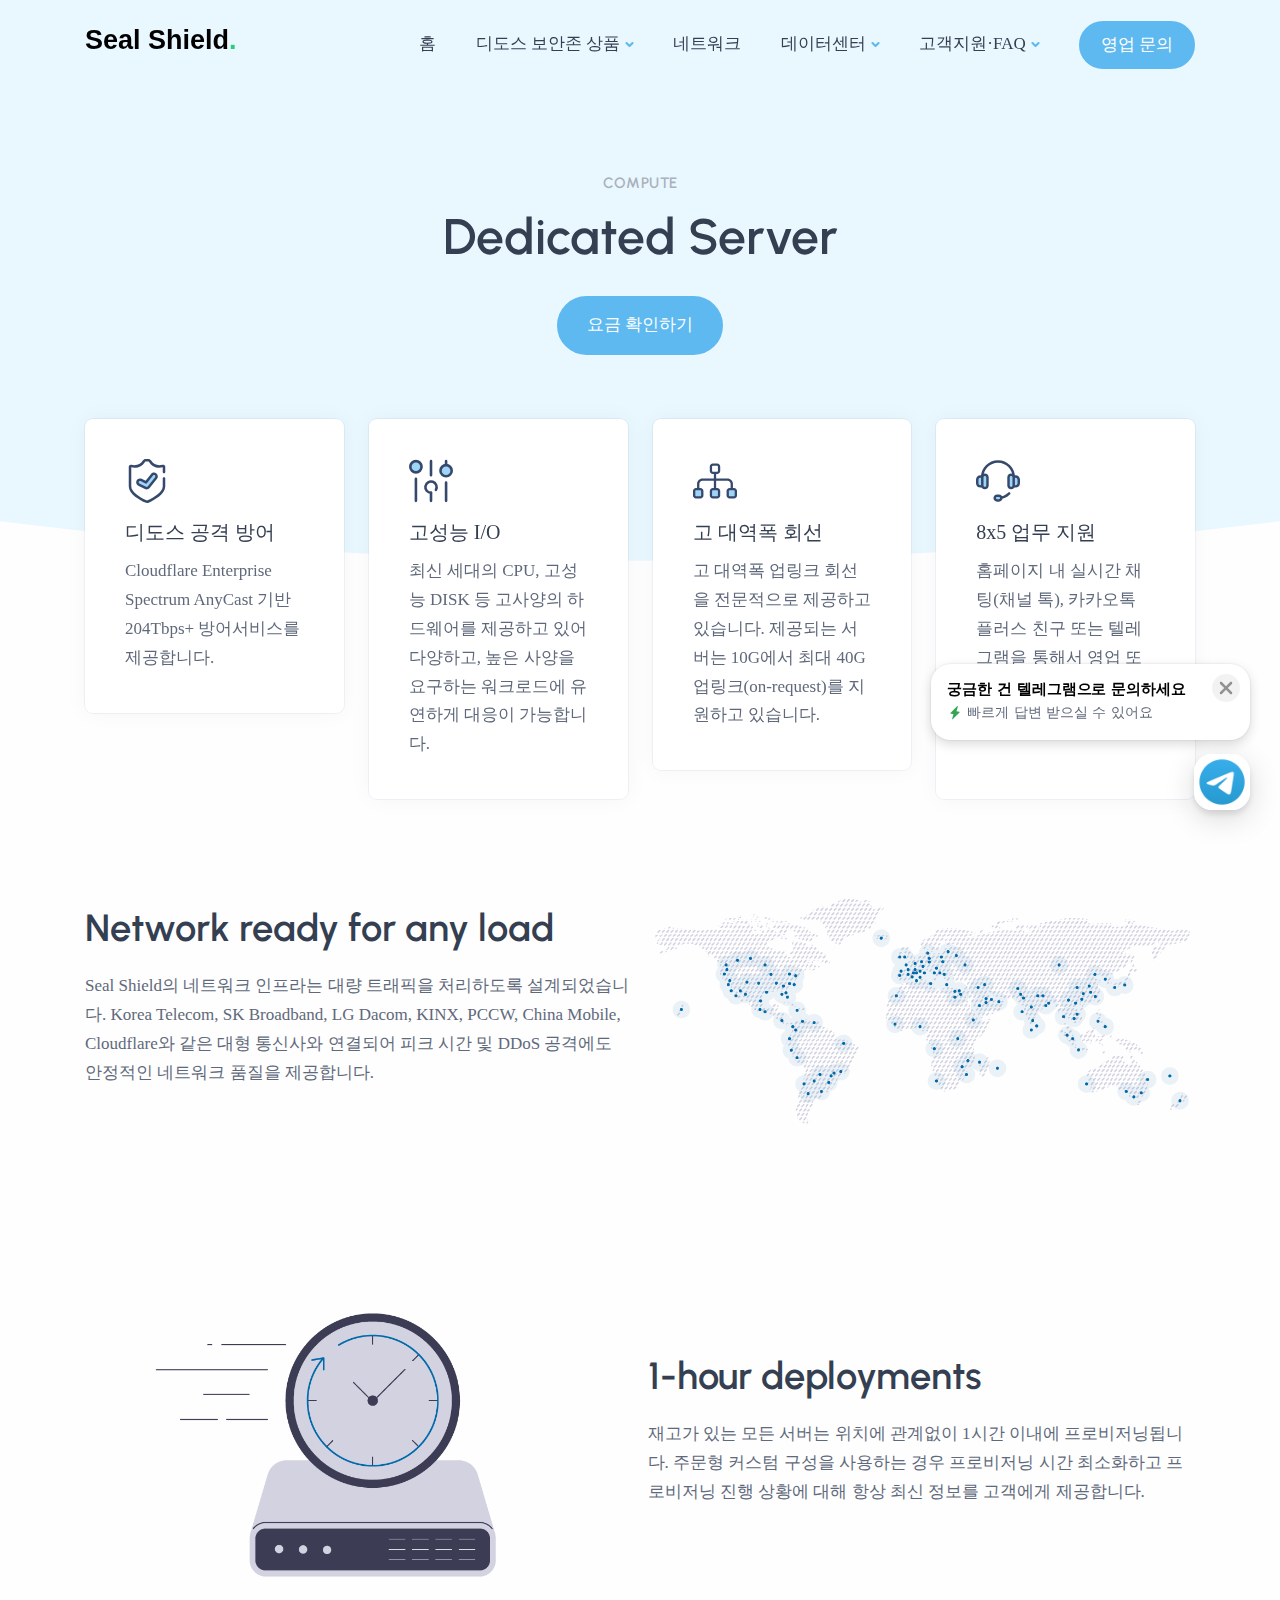
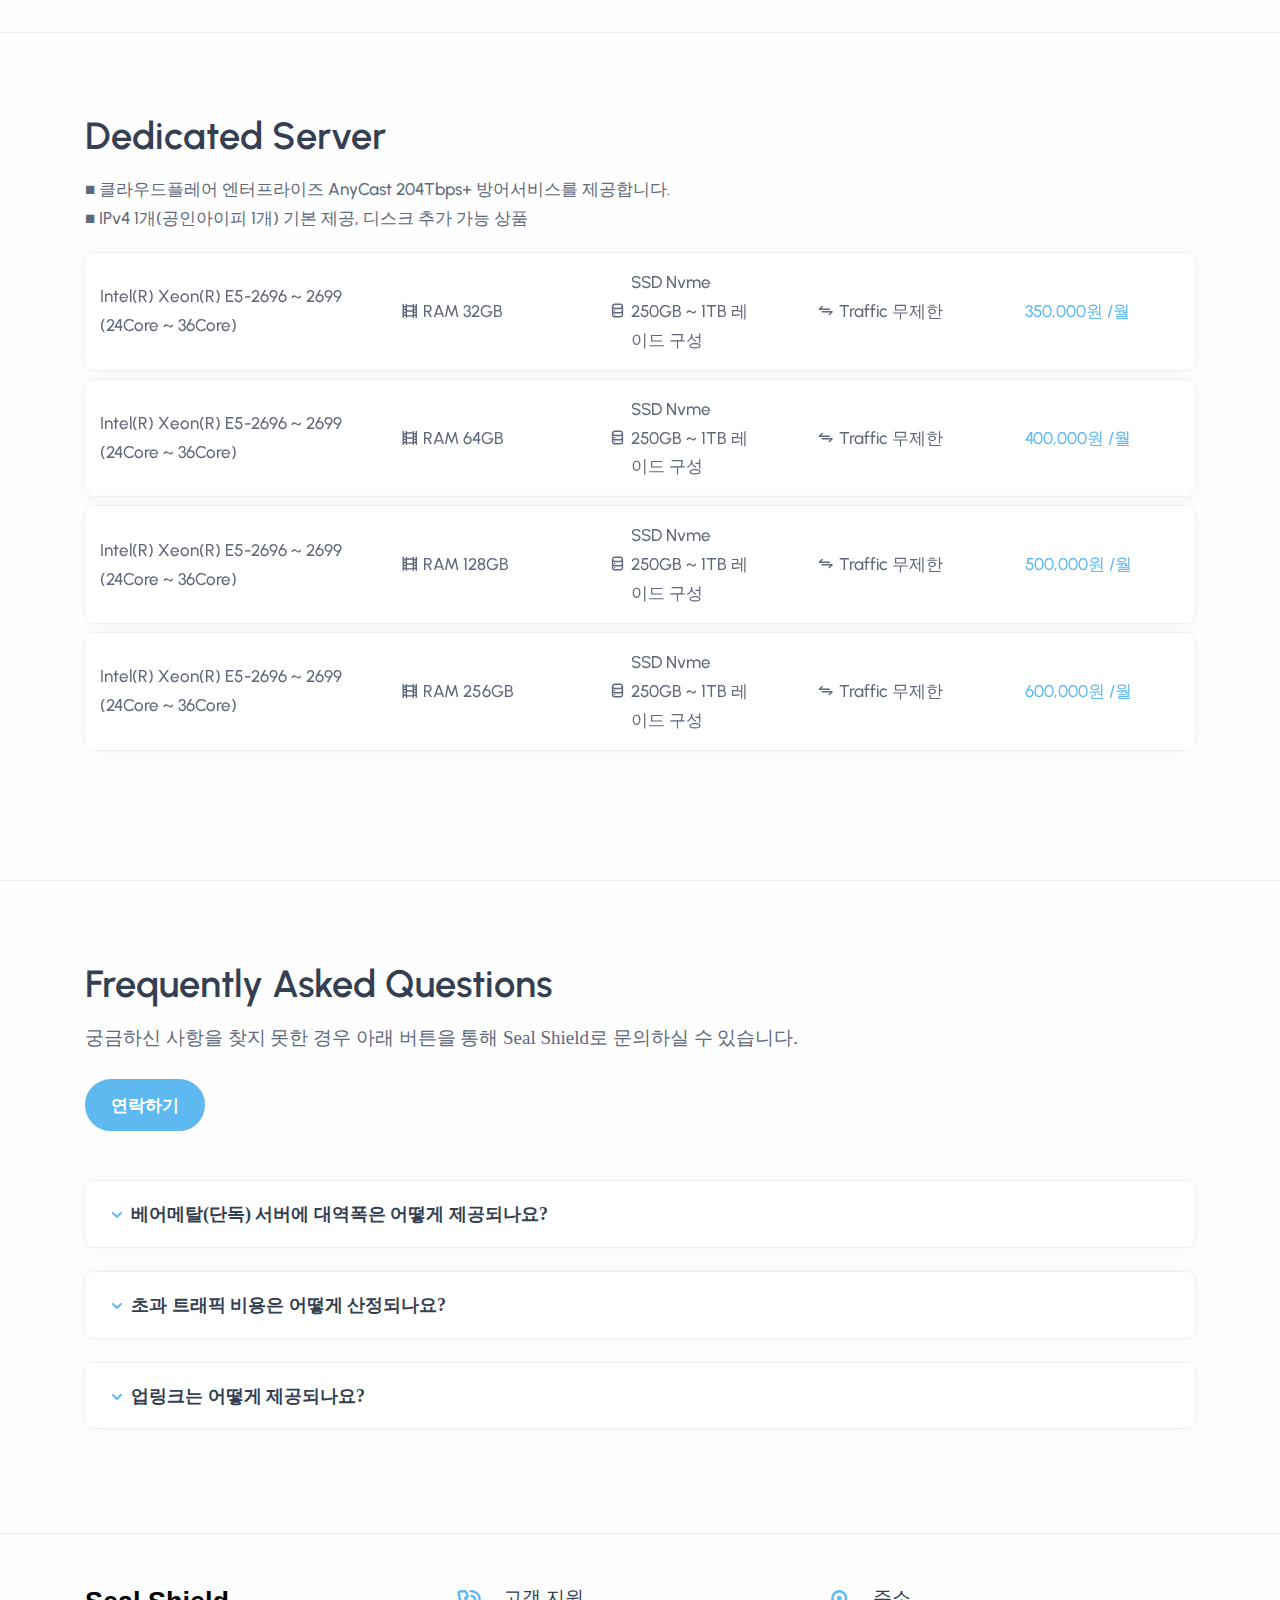
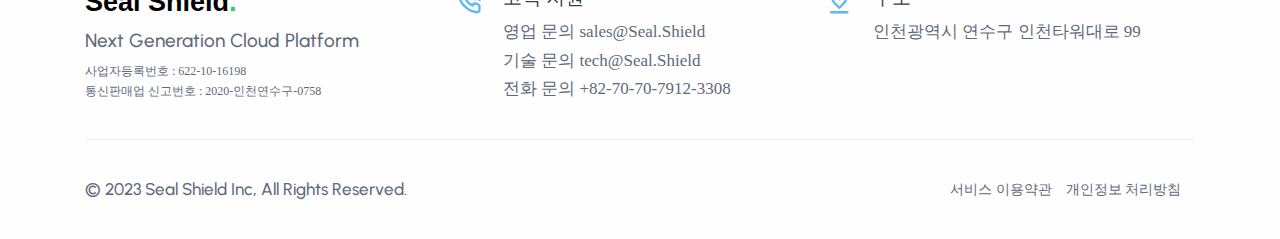
<file: dedicatedServer.html>
<!DOCTYPE html>
<html lang="en">

<head>
  <meta charset="utf-8">
  <meta name="viewport" content="width=device-width, initial-scale=1.0">
  <title>Seal Shield</title>
  <link rel="shortcut icon" href="./static/img/favicon.png">
  <link rel="stylesheet" href="./static/css/plugins.css">
  <link rel="stylesheet" href="./static/css/style.css">
  <link rel="stylesheet" href="./static/css/colors/sky.css">
  <link rel="preload" href="./static/css/fonts/urbanist.css" as="style" onload="this.rel='stylesheet'">
  <link rel="stylesheet" href="./static/css/common.css">
  <link rel="stylesheet" href="https://webfontworld.github.io/naver/NanumSquare.css">
  <style>
    .hangle {
      font-family: 'NanumSquare';
      font-weight: 450;
    }
  </style>
</head>

<body>
  <div class="content-wrapper">
    <header class="wrapper bg-soft-primary">
      <nav class="navbar navbar-expand-lg classic transparent navbar-light">
        <div class="container flex-lg-row flex-nowrap align-items-center">
          <div class="navbar-brand w-100">
            <a href="./index.html">
              <h2 class="logo-dark" style="color: #000000; font-family: Poppins, sans-serif; font-weight: 600;">Seal Shield<d style="color: #27cf7b;">.</d>
              </h2>
              <h2 class="logo-light" style="color: #000000; font-family: Poppins, sans-serif; font-weight: 600;">Seal Shield<d style="color: #27cf7b;">.</d>
              </h2>
            </a>
          </div>
          <div class="navbar-collapse offcanvas offcanvas-nav offcanvas-start">
            <div class="offcanvas-header d-lg-none">
              <h3 class="text-white fs-30 mb-0">Seal Shield</h3>
              <button type="button" class="btn-close btn-close-white" data-bs-dismiss="offcanvas"
                aria-label="Close"></button>
            </div>
            <div class="offcanvas-body ms-lg-auto d-flex flex-column h-100">
              <ul class="navbar-nav">
                <li class="nav-item dropdown dropdown-mega">
                  <a class="nav-link hangle" href="./index.html">홈</a>
                </li>
                <li class="nav-item dropdown">
                  <a class="nav-link dropdown-toggle hangle" href="javascript:void(0);" data-bs-toggle="dropdown">디도스 보안존 상품</a>
                  <div class="dropdown-menu dropdown-lg">
                    <div class="dropdown-lg-content">
                      <div>
                        <h6 class="dropdown-header">Compute</h6>
                        <ul class="list-unstyled">
                          <li><a class="dropdown-item hangle" href="./virtualServer.html">가상 서버</a></li>
                          <li><a class="dropdown-item hangle" href="./dedicatedServer.html">단독 서버</a></li>
                          <li><a class="dropdown-item hangle" href="./japanDedicatedServer.html">일본 단독 서버</a></li>
                        </ul>
                      </div>
                      <div>
                        <h6 class="dropdown-header">Network</h6>
                        <ul class="list-unstyled">
                          <li><a class="dropdown-item hangle" href="./bypassDefense.html">우회 방어 회선 연동</a></li>
                        </ul>
                      </div>
                      <div>
                        <h6 class="dropdown-header">Datacenter</h6>
                        <ul class="list-unstyled">
                          <li><a class="dropdown-item hangle" href="javascript:void(0);">코로케이션</a></li>
                          <li><a class="dropdown-item hangle" href="javascript:void(0);">클라우드플레어 스펙트럼</a></li>
                        </ul>
                      </div>
                    </div>
                  </div>
                </li>
                <li class="nav-item dropdown">
                  <a class="nav-link hangle" href="./network.html">네트워크</a>
                </li>
                <li class="nav-item dropdown">
                  <a class="nav-link dropdown-toggle hangle" href="javascript:void(0);" data-bs-toggle="dropdown">데이터센터</a>
                  <ul class="dropdown-menu">
                    <li class="dropdown dropdown-submenu dropend"><a class="dropdown-item dropdown-toggle hangle"
                        href="javascript:void(0);" data-bs-toggle="dropdown">대한민국</a>
                      <ul class="dropdown-menu">
                        <li class="nav-item"><a class="dropdown-item" href="javascript:void(0);">KT Clean-Zone</a></li>
                        <li class="nav-item"><a class="dropdown-item" href="javascript:void(0);">SK Clean-Zone</a></li>
                        <li class="nav-item"><a class="dropdown-item" href="javascript:void(0);">Kinx Clean-Zone</a></li>
                      </ul>
                    </li>
                    <li class="dropdown dropdown-submenu dropend"><a class="dropdown-item dropdown-toggle hangle"
                        href="javascript:void(0);" data-bs-toggle="dropdown">일본</a>
                      <ul class="dropdown-menu">
                        <li class="nav-item"><a class="dropdown-item" href="javascript:void(0);">Tokyo-IDC</a></li>
                      </ul>
                    </li>
                    <li class="dropdown dropdown-submenu dropend"><a class="dropdown-item dropdown-toggle hangle"
                        href="javascript:void(0);" data-bs-toggle="dropdown">미국</a>
                      <ul class="dropdown-menu">
                        <li class="nav-item"><a class="dropdown-item" href="javascript:void(0);">Cloudflare 대한민국 리전</a></li>
                      </ul>
                    </li>
                  </ul>
                </li>
                <li class="nav-item dropdown">
                  <a class="nav-link dropdown-toggle hangle" href="javascript:void(0);" data-bs-toggle="dropdown">고객지원·FAQ</a>
                  <ul class="dropdown-menu">
                    <li class="nav-item"><a class="dropdown-item hangle" href="./contact.html">연락처</a></li>
                    <li class="dropdown dropdown-submenu dropend"><a class="dropdown-item dropdown-toggle hangle"
                        href="javascript:void(0);" data-bs-toggle="dropdown">법률</a>
                      <ul class="dropdown-menu">
                        <li class="nav-item"><a class="dropdown-item hangle" href="./term.html">서비스 이용약관</a></li>
                        <li class="nav-item"><a class="dropdown-item hangle" href="./privacy.html">개인정보 처리방침</a></li>
                      </ul>
                    </li>
                  </ul>
                </li>
              </ul>
              <!-- /.navbar-nav -->
              <div class="offcanvas-footer d-lg-none">
                <div>
                  <a href="mailto:tech@Seal.Shield" class="link-inverse">tech@Seal.Shield</a>
                  <br /> +82-70-70-7912-3308<br />
                </div>
              </div>
              <!-- /.offcanvas-footer -->
            </div>
            <!-- /.offcanvas-body -->
          </div>
          <!-- /.navbar-collapse -->
          <div class="navbar-other ms-lg-4">
            <ul class="navbar-nav flex-row align-items-center ms-auto">
              <li class="nav-item d-none d-md-block">
                <a href="./contact.html" class="btn btn-sm btn-primary rounded-pill hangle">영업 문의</a>
              </li>
              <li class="nav-item d-lg-none">
                <button class="hamburger offcanvas-nav-btn"><span></span></button>
              </li>
            </ul>
            <!-- /.navbar-nav -->
          </div>
          <!-- /.navbar-other -->
        </div>
        <!-- /.container -->
      </nav>
      <!-- /.navbar -->
    </header>
    <!-- /header -->






    <section class="wrapper bg-soft-primary position-relative">
      <div class="container pt-10 pb-17 pt-md-14 text-center">
        <div class="row">
          <div class="col-lg-8 mx-auto mb-5">
            <h1 class="fs-15 text-uppercase text-muted mb-3">Compute</h1>
            <h3 class="display-1 mb-6">Dedicated Server</h3>
            <a href="#pricing" class="btn btn-lg btn-primary rounded-pill hangle">요금 확인하기</a>
          </div>
          <!-- /column -->
        </div>
        <!-- /.row -->
      </div>
      <!-- /.container -->
      <div class="overflow-hidden">
        <div class="divider text-light mx-n2">
          <svg xmlns="http://www.w3.org/2000/svg" viewBox="0 0 1440 60">
            <path fill="currentColor" d="M0,0V60H1440V0A5771,5771,0,0,1,0,0Z" />
          </svg>
        </div>
      </div>
    </section>
    <!-- /section -->
    <section class="wrapper bg-light">
      <div class="container pb-15 pb-md-5">
        <div class="row gx-md-5 gy-5 mt-n18 mt-md-n19">
          <div class="col-md-6 col-xl-3">
            <div class="card lift">
              <div class="card-body hangle">
                <svg xmlns="http://www.w3.org/2000/svg" viewBox="0 0 339.8 409.6"
                  class="svg-inject icon-svg icon-svg-sm solid-mono text-primary mb-3">
                  <path class="lineal-stroke"
                    d="M169.9 409.6c-5.5 0-10.9-1.2-15.8-3.5C107.8 384.8 0 327.5 0 255.5V72.1c0-10.7 8.7-19.4 19.4-19.5 2.1 0 4.2.3 6.1 1 9.2 3.1 18.9 4.7 28.6 4.6 31.5.1 60.7-16.3 76.9-43.3C136.6 5.7 146.6 0 157.4 0h25c10.8.1 20.8 5.7 26.4 14.9 16.2 27 45.4 43.4 76.9 43.3 9.7 0 19.4-1.6 28.6-4.6 10.2-3.4 21.2 2.1 24.6 12.3.7 2 1 4.1 1 6.1v48c0 6.5-5.3 11.8-11.7 11.8-6.5 0-11.8-5.3-11.8-11.7V77.6c-10 2.8-20.3 4.2-30.6 4.2-39.7.2-76.5-20.6-97-54.6-1.3-2.2-3.7-3.6-6.3-3.6h-25c-2.6 0-5 1.4-6.3 3.6-20.5 34-57.3 54.8-97 54.6-10.3 0-20.6-1.4-30.6-4.2v178c0 47.7 72.5 98 140.4 129.3 3.8 1.7 8.2 1.7 12 0 67.9-31.3 140.4-81.6 140.4-129.3v-74.9c0-6.5 5.3-11.8 11.8-11.7 6.5 0 11.7 5.3 11.7 11.7v74.9c0 72-107.8 129.3-154.1 150.6-5 2.2-10.4 3.4-15.9 3.4z" />
                  <path class="lineal-fill"
                    d="M156 269l-62.2-31.1c-11.8-5.9-16.6-20.2-10.7-32 5.9-11.8 20.2-16.6 32-10.7l44.9 22.5 56.6-70.7c8.2-10.3 23.2-12 33.5-3.7 10.3 8.2 12 23.2 3.7 33.5l-68.6 85.8c-6.9 8.8-19.1 11.5-29.2 6.4z" />
                  <path class="lineal-stroke"
                    d="M166.7 283.3c-5.5 0-11-1.3-15.9-3.8l-62.2-31.1c-17.6-8.8-24.7-30.2-15.9-47.8s30.2-24.7 47.8-15.9l36.4 18.2 50.6-63.3c12.3-15.4 34.7-17.9 50.1-5.6 15.4 12.3 17.9 34.7 5.6 50.1l-68.6 85.8c-6.8 8.5-17.1 13.4-27.9 13.4zm-62.2-78.8c-6.7 0-12.1 5.4-12.1 12.1 0 4.6 2.6 8.8 6.7 10.8l62.2 31.1c5.1 2.6 11.3 1.2 14.9-3.3l68.6-85.8c4.3-5.1 3.7-12.8-1.4-17.1-5.1-4.3-12.8-3.7-17.1 1.4-.1.2-.3.3-.4.5l-56.6 70.7c-3.5 4.3-9.5 5.6-14.4 3.2L110 205.6c-1.7-.7-3.6-1.1-5.5-1.1z" />
                </svg>
                <h4 class="hangle">디도스 공격 방어</h4>
                <p class="mb-0 hangle">Cloudflare Enterprise Spectrum AnyCast 기반 204Tbps+ 방어서비스를 제공합니다.</p>
              </div>
              <!--/.card-body -->
            </div>
            <!--/.card -->
          </div>
          <!--/column -->
          <div class="col-md-6 col-xl-3">
            <div class="card lift">
              <div class="card-body hangle">
                <svg xmlns="http://www.w3.org/2000/svg" viewBox="0 0 512 492.45"
                  class="svg-inject icon-svg icon-svg-sm solid-mono text-primary mb-3">
                  <path class="lineal-stroke"
                    d="M80.52 492.45a15.19 15.19 0 01-15.19-15.19v-256a15.2 15.2 0 1130.39 0v256a15.2 15.2 0 01-15.2 15.19zm0-355.52a15.19 15.19 0 01-15.19-15.19V80.53a15.2 15.2 0 0130.39 0v41.21a15.2 15.2 0 01-15.2 15.19zM256 492.45a15.19 15.19 0 01-15.19-15.19v-94.19a15.19 15.19 0 1130.38 0v94.19A15.19 15.19 0 01256 492.45zm0-297.78a15.2 15.2 0 01-15.19-15.2V15.19a15.19 15.19 0 0130.38 0v164.29A15.19 15.19 0 01256 194.67zm175.48 297.78a15.2 15.2 0 01-15.2-15.19V263.79a15.2 15.2 0 0130.39 0v213.47a15.19 15.19 0 01-15.19 15.19zm0-350.96a15.2 15.2 0 01-15.2-15.19V15.19a15.2 15.2 0 0130.39 0V126.3a15.19 15.19 0 01-15.19 15.19z" />
                  <circle class="lineal-fill" cx="80.52" cy="80.53" r="65.33" />
                  <path class="lineal-stroke"
                    d="M80.52 161.05a80.52 80.52 0 1180.53-80.52 80.61 80.61 0 01-80.53 80.52zm0-130.66a50.14 50.14 0 1050.14 50.14 50.19 50.19 0 00-50.14-50.14zM256 398.26a80.48 80.48 0 1170.54-41.66 15.19 15.19 0 11-26.6-14.68A50.15 50.15 0 10256 367.87a15.2 15.2 0 010 30.39z" />
                  <circle class="lineal-fill" cx="431.48" cy="126.29" r="65.33" />
                  <path class="lineal-stroke"
                    d="M431.48 206.82A80.52 80.52 0 11512 126.3a80.62 80.62 0 01-80.52 80.52zm0-130.66a50.14 50.14 0 1050.13 50.14 50.19 50.19 0 00-50.13-50.14z" />
                </svg>
                <h4 class="hangle">고성능 I/O</h4>
                <p class="mb-0 hangle">최신 세대의 CPU, 고성능 DISK 등 고사양의 하드웨어를 제공하고 있어 다양하고, 높은 사양을 요구하는 워크로드에 유연하게 대응이 가능합니다.
                </p>
              </div>
              <!--/.card-body -->
            </div>
            <!--/.card -->
          </div>
          <!--/column -->
          <div class="col-md-6 col-xl-3">
            <div class="card lift">
              <div class="card-body hangle">
                <svg xmlns="http://www.w3.org/2000/svg" viewBox="0 0 409.6 325.5"
                  class="svg-inject icon-svg icon-svg-sm solid-mono text-primary mb-3">
                  <path class="lineal-stroke"
                    d="M371.7 249v-59.6c0-27.8-22.6-50.4-50.4-50.4H215.5V97.2h10c15.4 0 27.9-12.5 27.9-27.9V27.9c0-15.4-12.5-27.9-27.9-27.9h-41.3c-15.4 0-27.9 12.5-27.9 27.9v41.3c0 15.4 12.5 27.9 27.9 27.9h10V139H88.3c-27.8 0-50.3 22.6-50.4 50.4V258h21.4v-68.6c0-16 13-29 29-29h105.8v88.7h21.4v-88.7h105.8c16 0 29 13 29 29V249h21.4zM177.6 69.3V27.9c0-3.6 2.9-6.5 6.5-6.5h41.3c3.6 0 6.5 2.9 6.5 6.5v41.3c0 3.6-2.9 6.5-6.5 6.5h-41.3c-3.6.1-6.5-2.8-6.5-6.4z" />
                  <path class="lineal-fill"
                    d="M69.3 314.8H27.9c-9.5 0-17.2-7.7-17.2-17.2v-41.4c0-9.5 7.7-17.2 17.2-17.2h41.3c9.5 0 17.2 7.7 17.2 17.2v41.4c.1 9.5-7.6 17.2-17.1 17.2z" />
                  <path class="lineal-stroke"
                    d="M69.3 325.5H27.9C12.5 325.5 0 313 0 297.6v-41.4c0-15.4 12.5-27.9 27.9-27.9h41.3c15.4 0 27.9 12.5 27.9 27.9v41.4c.1 15.4-12.4 27.9-27.8 27.9zm-41.4-75.8c-3.6 0-6.5 2.9-6.5 6.5v41.4c0 3.6 2.9 6.5 6.5 6.5h41.3c3.6 0 6.5-2.9 6.5-6.5v-41.4c0-3.6-2.9-6.5-6.5-6.5H27.9z" />
                  <path class="lineal-fill"
                    d="M225.5 314.8h-41.3c-9.5 0-17.2-7.7-17.2-17.2v-41.4c0-9.5 7.7-17.2 17.2-17.2h41.3c9.5 0 17.2 7.7 17.2 17.2v41.4c0 9.5-7.7 17.2-17.2 17.2z" />
                  <path class="lineal-stroke"
                    d="M225.5 325.5h-41.3c-15.4 0-27.9-12.5-27.9-27.9v-41.4c0-15.4 12.5-27.9 27.9-27.9h41.3c15.4 0 27.9 12.5 27.9 27.9v41.4c0 15.4-12.5 27.9-27.9 27.9zm-41.4-75.8c-3.6 0-6.5 2.9-6.5 6.5v41.4c0 3.6 2.9 6.5 6.5 6.5h41.3c3.6 0 6.5-2.9 6.5-6.5v-41.4c0-3.6-2.9-6.5-6.5-6.5h-41.3z" />
                  <path class="lineal-fill"
                    d="M381.7 314.8h-41.3c-9.5 0-17.2-7.7-17.2-17.2v-41.4c0-9.5 7.7-17.2 17.2-17.2h41.3c9.5 0 17.2 7.7 17.2 17.2v41.4c0 9.5-7.7 17.2-17.2 17.2z" />
                  <path class="lineal-stroke"
                    d="M381.7 325.5h-41.3c-15.4 0-27.9-12.5-27.9-27.9v-41.4c0-15.4 12.5-27.9 27.9-27.9h41.3c15.4 0 27.9 12.5 27.9 27.9v41.4c0 15.4-12.5 27.9-27.9 27.9zm-41.4-75.8c-3.6 0-6.5 2.9-6.5 6.5v41.4c0 3.6 2.9 6.5 6.5 6.5h41.3c3.6 0 6.5-2.9 6.5-6.5v-41.4c0-3.6-2.9-6.5-6.5-6.5h-41.3z" />
                </svg>
                <h4 class="hangle">고 대역폭 회선</h4>
                <p class="mb-0 hangle">고 대역폭 업링크 회선을 전문적으로 제공하고 있습니다. 제공되는 서버는 10G에서 최대 40G 업링크(on-request)를 지원하고 있습니다.
                </p>
              </div>
              <!--/.card-body -->
            </div>
            <!--/.card -->
          </div>
          <!--/column -->
          <div class="col-md-6 col-xl-3">
            <div class="card lift">
              <div class="card-body hangle">
                <svg xmlns="http://www.w3.org/2000/svg" viewBox="0 0 409.6 385.6"
                  class="svg-inject icon-svg icon-svg-sm solid-mono text-primary mb-3">
                  <path class="lineal-stroke"
                    d="M204.8 363.2c-6.4-.4-11.2-5.8-10.8-12.2.3-5.8 5-10.5 10.8-10.8 36.3 0 71-14.5 96.5-40.3 4.5-4.5 11.8-4.5 16.3 0s4.5 11.8 0 16.3c-29.7 30.1-70.4 47.1-112.8 47zm147.7-147.7c-6.3 0-11.5-5.1-11.5-11.5v-44.8C341 84.1 279.9 23 204.8 23S68.6 84.1 68.6 159.2c-.4 6.4-5.8 11.2-12.2 10.8-5.8-.3-10.5-5-10.8-10.8C45.6 71.4 117 0 204.8 0S364 71.4 364 159.2V204c0 6.4-5.2 11.5-11.5 11.5z" />
                  <path class="lineal-fill"
                    d="M213.5 374h-17.4c-12.2 0-22.1-9.9-22.1-22.1 0-12.2 9.9-22 22.1-22.1h17.4c12.2 0 22.1 9.9 22.1 22.1s-9.9 22.1-22.1 22.1z" />
                  <path class="lineal-stroke"
                    d="M213.5 385.6h-17.4c-18.5 0-33.6-15-33.6-33.6 0-18.5 15-33.6 33.6-33.6h17.4c18.5 0 33.6 15 33.6 33.6 0 18.5-15.1 33.6-33.6 33.6zm-17.4-44.1c-5.8 0-10.5 4.7-10.6 10.5 0 5.8 4.7 10.5 10.5 10.6h17.4c5.8 0 10.5-4.7 10.6-10.5 0-5.8-4.7-10.5-10.5-10.6h-17.4z" />
                  <path class="lineal-fill"
                    d="M76.3 242.9h-35c-16.5 0-29.8-13.4-29.8-29.8v-33.2c0-16.5 13.4-29.8 29.8-29.8h35v92.8z" />
                  <path class="lineal-stroke"
                    d="M76.3 254.4h-35C18.5 254.4 0 235.9 0 213.1v-33.2c0-22.8 18.5-41.3 41.3-41.3h35c6.4 0 11.5 5.2 11.5 11.5v92.8c.1 6.3-5.1 11.5-11.5 11.5zm-35-92.8c-10.1 0-18.3 8.2-18.3 18.3V213c0 10.1 8.2 18.3 18.3 18.3h23.5v-69.8l-23.5.1z" />
                  <path class="lineal-fill"
                    d="M82.7 257.8c-13.3 0-24.1-10.8-24.1-24.1v-74.4c0-13.3 10.8-24.1 24.1-24.1s24.1 10.8 24.1 24.1v74.4c0 13.3-10.8 24.1-24.1 24.1z" />
                  <path class="lineal-stroke"
                    d="M82.7 269.3c-19.7 0-35.6-16-35.7-35.6v-74.4c-.3-19.7 15.4-35.9 35-36.2s35.9 15.4 36.2 35v75.6c.1 19.7-15.9 35.6-35.5 35.6zm0-122.7c-7 0-12.6 5.7-12.6 12.6v74.4c0 7 5.6 12.6 12.6 12.6s12.6-5.6 12.6-12.6v-74.4c0-6.9-5.7-12.5-12.6-12.6z" />
                  <path class="lineal-fill"
                    d="M333.2 242.9h35c16.5 0 29.8-13.4 29.8-29.8v-33.2c0-16.5-13.4-29.8-29.8-29.8h-35v92.8z" />
                  <path class="lineal-stroke"
                    d="M368.3 254.4h-35c-6.4 0-11.5-5.2-11.5-11.5v-92.8c0-6.4 5.2-11.5 11.5-11.5h35c22.8 0 41.3 18.5 41.3 41.3V213c0 22.9-18.5 41.4-41.3 41.4zm-23.5-23h23.5c10.1 0 18.3-8.2 18.3-18.3v-33.2c0-10.1-8.2-18.3-18.3-18.3h-23.5v69.8z" />
                  <path class="lineal-fill"
                    d="M326.9 257.8c13.3 0 24.1-10.8 24.1-24.1v-74.4c0-13.3-10.8-24.1-24.1-24.1s-24.1 10.8-24.1 24.1v74.4c0 13.3 10.8 24.1 24.1 24.1z" />
                  <path class="lineal-stroke"
                    d="M326.9 269.3c-19.7 0-35.6-16-35.6-35.6v-74.4c0-19.7 16-35.6 35.6-35.6 19.7 0 35.6 16 35.6 35.6v74.4c0 19.7-15.9 35.6-35.6 35.6zm0-122.7c-7 0-12.6 5.7-12.6 12.6v74.4c0 7 5.6 12.6 12.6 12.6s12.6-5.6 12.6-12.6v-74.4c0-6.9-5.6-12.5-12.6-12.6z" />
                </svg>
                <h4 class="hangle">8x5 업무 지원</h4>
                <p class="mb-0 hangle">홈페이지 내 실시간 채팅(채널 톡), 카카오톡 플러스 친구 또는 텔레그램을 통해서 영업 또는 기술 관련 업무 지원을 받으실 수 있습니다.</p>
                <br>
              </div>
              <!--/.card-body -->
            </div>
            <!--/.card -->
          </div>
          <!--/column -->
        </div>
        <!--/.row -->
      </div>
      <!-- /.container -->
    </section>
    <!-- /section -->
    <section class="wrapper bg-light wrapper-border">
      <div class="container pt-10 pt-md-10">
        <div class="row gx-3 gy-10 mb-15 mb-md-18 align-items-center">
          <div class="col-lg-6 ppr-3">
            <h3 class="display-4 mb-4">Network ready for any load</h3>
            <p class="mb-6 hangle">Seal Shield의 네트워크 인프라는 대량 트래픽을 처리하도록 설계되었습니다. Korea Telecom, SK Broadband, LG Dacom,
              KINX, PCCW, China Mobile, Cloudflare와 같은 대형 통신사와 연결되어 피크 시간 및 DDoS 공격에도 안정적인 네트워크 품질을 제공합니다.</p>
          </div>
          <!--/column -->
          <div class="col-lg-6 ppl-3">
            <figure><img class="w-auto" src="./static/img/cdn/6.png" alt="" /></figure>
          </div>
          <!--/column -->
        </div>
        <!--/.row -->
        <div class="row gx-3 gy-10 mb-10 mb-md-10 align-items-center">
          <div class="col-lg-6 ppr-3">
            <figure><img class="w-auto" src="./static/img/compute/1.png" alt="" /></figure>
          </div>
          <!--/column -->
          <div class="col-lg-6 ppl-3">
            <h3 class="display-4 mb-4">1-hour deployments</h3>
            <p class="mb-6 hangle">재고가 있는 모든 서버는 위치에 관계없이 1시간 이내에 프로비저닝됩니다. 주문형 커스텀 구성을 사용하는 경우 프로비저닝 시간 최소화하고 프로비저닝 진행
              상황에 대해 항상 최신 정보를 고객에게 제공합니다.</p>
          </div>
          <!--/column -->
        </div>
        <!--/.row -->
      </div>
      <!-- /.container -->
    </section>
    <!-- /section -->
    <section id="pricing" class="wrapper bg-light wrapper-border">
      <div class="container pt-13 pt-md-13 pb-13 pb-md-13">
        <h2 class="display-4 mb-3">Dedicated Server</h2>
        <div class="row">
          <div class="">
            <p>
              ■ 클라우드플레어 엔터프라이즈 AnyCast 204Tbps+ 방어서비스를 제공합니다.<br>
              ■ IPv4 1개(공인아이피 1개) 기본 제공, 디스크 추가 가능 상품
            </p>
          </div>
          <!--/column -->
        </div>
        <!-- /.row -->
        <div class="row">
          <div class="mx-auto">
            <div class="job-list mb-10">
              <a class="card mb-2 lift" href="/contact">
                <div class="card-body p-3">
                  <span class="row justify-content-between align-items-center">
                    <span class="col-8 col-sm-8 col-lg-3 mb-3 mb-md-0 d-flex align-items-center text-body">Intel(R)
                      Xeon(R) E5-2696 ~ 2699<br>(24Core ~ 36Core)</span>
                    <span class="col-6 col-sm-6 col-lg-2 text-body d-flex align-items-center"><i
                        class="uil uil-film me-1"></i>RAM 32GB</span>
                    <span class="col-6 col-sm-6 col-lg-2 text-body d-flex align-items-center"><i
                        class="uil uil-database-alt me-1"></i>SSD Nvme 250GB ~ 1TB 레이드 구성</span>
                    <span class="col-12 col-sm-12 col-lg-2 text-body d-flex align-items-center"><i
                        class="uil uil-exchange me-1"></i>Traffic 무제한</span>
                    <span class="col-12 col-sm-12 col-lg-2 text-primary d-flex align-items-center">350,000원 /월</span>
                  </span>
                </div>
              </a>
              <a class="card mb-2 lift" href="/contact">
                <div class="card-body p-3">
                  <span class="row justify-content-between align-items-center">
                    <span class="col-8 col-sm-8 col-lg-3 mb-3 mb-md-0 d-flex align-items-center text-body">Intel(R)
                      Xeon(R) E5-2696 ~ 2699<br>(24Core ~ 36Core)</span>
                    <span class="col-6 col-sm-6 col-lg-2 text-body d-flex align-items-center"><i
                        class="uil uil-film me-1"></i>RAM 64GB</span>
                    <span class="col-6 col-sm-6 col-lg-2 text-body d-flex align-items-center"><i
                        class="uil uil-database-alt me-1"></i>SSD Nvme 250GB ~ 1TB 레이드 구성</span>
                    <span class="col-12 col-sm-12 col-lg-2 text-body d-flex align-items-center"><i
                        class="uil uil-exchange me-1"></i>Traffic 무제한</span>
                    <span class="col-12 col-sm-12 col-lg-2 text-primary d-flex align-items-center">400,000원 /월</span>
                  </span>
                </div>
              </a>
              <a class="card mb-2 lift" href="/contact">
                <div class="card-body p-3">
                  <span class="row justify-content-between align-items-center">
                    <span class="col-8 col-sm-8 col-lg-3 mb-3 mb-md-0 d-flex align-items-center text-body">Intel(R)
                      Xeon(R) E5-2696 ~ 2699<br>(24Core ~ 36Core)</span>
                    <span class="col-6 col-sm-6 col-lg-2 text-body d-flex align-items-center"><i
                        class="uil uil-film me-1"></i>RAM 128GB</span>
                    <span class="col-6 col-sm-6 col-lg-2 text-body d-flex align-items-center"><i
                        class="uil uil-database-alt me-1"></i>SSD Nvme 250GB ~ 1TB 레이드 구성</span>
                    <span class="col-12 col-sm-12 col-lg-2 text-body d-flex align-items-center"><i
                        class="uil uil-exchange me-1"></i>Traffic 무제한</span>
                    <span class="col-12 col-sm-12 col-lg-2 text-primary d-flex align-items-center">500,000원 /월</span>
                  </span>
                </div>
              </a>
              <a class="card mb-2 lift" href="/contact">
                <div class="card-body p-3">
                  <span class="row justify-content-between align-items-center">
                    <span class="col-8 col-sm-8 col-lg-3 mb-3 mb-md-0 d-flex align-items-center text-body">Intel(R)
                      Xeon(R) E5-2696 ~ 2699<br>(24Core ~ 36Core)</span>
                    <span class="col-6 col-sm-6 col-lg-2 text-body d-flex align-items-center"><i
                        class="uil uil-film me-1"></i>RAM 256GB</span>
                    <span class="col-6 col-sm-6 col-lg-2 text-body d-flex align-items-center"><i
                        class="uil uil-database-alt me-1"></i>SSD Nvme 250GB ~ 1TB 레이드 구성</span>
                    <span class="col-12 col-sm-12 col-lg-2 text-body d-flex align-items-center"><i
                        class="uil uil-exchange me-1"></i>Traffic 무제한</span>
                    <span class="col-12 col-sm-12 col-lg-2 text-primary d-flex align-items-center">600,000원 /월</span>
                  </span>
                </div>
              </a>
            </div>
          </div>
        </div>
      </div>
      <!-- /.container -->
    </section>
    <!-- /section -->
    <section id="faq" class="wrapper bg-light wrapper-border">
      <div class="container pt-13 pt-md-13 pb-13 pb-md-13">
        <h2 class="display-4 mb-3">Frequently Asked Questions</h2>
        <p class="lead mb-5 hangle">궁금하신 사항을 찾지 못한 경우 아래 버튼을 통해 Seal Shield로 문의하실 수 있습니다.</p>
        <a href="./contact.html" class="btn btn-primary rounded-pill me-2" target="_blank">연락하기</a>
        <div class="accordion accordion-wrapper mt-10" id="accordion">
          <div class="card accordion-item">
            <div class="card-header" id="faq-1">
              <button class="collapsed hangle" data-bs-toggle="collapse" data-bs-target="#faq-collapse-1"
                aria-expanded="true" aria-controls="faq-collapse-1"> 베어메탈(단독) 서버에 대역폭은 어떻게 제공되나요? </button>
            </div>
            <!--/.card-header -->
            <div id="faq-collapse-1" class="accordion-collapse collapse" aria-labelledby="faq-1">
              <div class="card-body hangle">
                <p>
                  단독 서버의 경우 모든 요금제에 10Gbps 업링크를 할당해드리고 있습니다.<br>
                  단독 서버는 보장 대역폭이 기본 50Mbps 입니다.<br>
                  * 사용하는 대역폭이 업링크 용량의 60% 이상인 경우 업링크를 40Gbps까지 증설할 수 있습니다.
                </p>
                <p>
                  사용하시는 대역폭이 일일 95th Persentile기준 보장 대역폭을 초과할 경우 업링크 속도가 제한될 수 있습니다.<br>
                  영업팀을 통해 Traffic(트래픽) 빌링 형태를 Bandwidth(대역폭) 기반 과금으로 전환할 수 있습니다.
                </p>
              </div>
              <!--/.card-body -->
            </div>
            <!--/.accordion-collapse -->
          </div>
          <!--/.accordion-item -->
        </div>
        <div class="accordion accordion-wrapper mt-1" id="accordion">
          <div class="card accordion-item">
            <div class="card-header" id="faq-2">
              <button class="collapsed hangle" data-bs-toggle="collapse" data-bs-target="#faq-collapse-2"
                aria-expanded="true" aria-controls="faq-collapse-2"> 초과 트래픽 비용은 어떻게 산정되나요? </button>
            </div>
            <!--/.card-header -->
            <div id="faq-collapse-2" class="accordion-collapse collapse" aria-labelledby="faq-2">
              <div class="card-body hangle">
                <p>모든 리전에 대한 트래픽은 무제한입니다.</p>
                <p>월 전송량이 200TB 이상인 경우 Custom Pricing을 제안드릴 수 있습니다.</p>
              </div>
              <!--/.card-body -->
            </div>
            <!--/.accordion-collapse -->
          </div>
          <!--/.accordion-item -->
        </div>
        <div class="accordion accordion-wrapper mt-1" id="accordion">
          <div class="card accordion-item">
            <div class="card-header" id="faq-3">
              <button class="collapsed hangle" data-bs-toggle="collapse" data-bs-target="#faq-collapse-3"
                aria-expanded="true" aria-controls="faq-collapse-3"> 업링크는 어떻게 제공되나요? </button>
            </div>
            <!--/.card-header -->
            <div id="faq-collapse-3" class="accordion-collapse collapse" aria-labelledby="faq-3">
              <div class="card-body hangle">
                <p>서버 기본 계약량으로 신청하시는 경우 기본 1Gbps 업링크가 제공되며, 일부 특이 케이스의 경우에는 10Gbps가 제공됩니다.</p>
                <p>월 전송량이 1PB 이상 또는 기본 계약량이 500Mbps 이상인 경우 10Gbps 업링크가 제공됩니다.</p>
              </div>
              <!--/.card-body -->
            </div>
            <!--/.accordion-collapse -->
          </div>
          <!--/.accordion-item -->
        </div>
      </div>
      <!-- /.container -->
  </div>
  <!-- /.container -->
  </section>
  <!-- /section -->





  </div>
  <!-- /.content-wrapper -->
  <footer>
    <div class="container pt-10 pb-7">
      <div class="row gx-lg-0 gy-6">
        <div class="col-lg-4">
          <div class="widget">
            <h2 class="logo-dark mb-1" style="color: #000000; font-family: Poppins, sans-serif; font-weight: 600;">Seal
              Shield<d style="color: #27cf7b;">.</d>
            </h2>
            <p class="lead mb-1">Next Generation Cloud Platform</p>
            <p class="mb-0 hangle" style="font-size: .6rem;">
              사업자등록번호 : 622-10-16198<br>
              통신판매업 신고번호 : 2020-인천연수구-0758<br>
            </p>
          </div>
          <!-- /.widget -->
        </div>
        <!-- /column -->
        <div class="col-lg-4">
          <div class="widget">
            <div class="d-flex flex-row">
              <div>
                <div class="icon text-primary fs-28 me-4 mt-n1"> <i class="uil uil-phone-volume"></i> </div>
              </div>
              <div>
                <h5 class="mb-1 hangle">고객 지원</h5>
                <p class="mb-0 hangle">영업 문의 sales@Seal.Shield<br />기술 문의 tech@Seal.Shield<br />전화 문의
                  +82-70-70-7912-3308</p>
              </div>
            </div>
            <!--/div -->
          </div>
          <!-- /.widget -->
        </div>
        <!-- /column -->
        <div class="col-lg-4">
          <div class="widget">
            <div class="d-flex flex-row">
              <div>
                <div class="icon text-primary fs-28 me-4 mt-n1"> <i class="uil uil-location-pin-alt"></i> </div>
              </div>
              <div class="align-self-start justify-content-start hangle">
                <h5 class="mb-1 hangle">주소</h5>
                <address>인천광역시 연수구 인천타워대로 99</address>
              </div>
            </div>
            <!--/div -->
          </div>
          <!-- /.widget -->
        </div>
        <!-- /column -->
      </div>
      <!--/.row -->
      <hr class="mt-7 mt-md-7 mb-7" />
      <div class="d-md-flex align-items-center justify-content-between">
        <p class="mb-2 mb-lg-0">© 2023 Seal Shield Inc, All Rights Reserved.</p>
        <nav class="nav mb-0 hangle">
          <a href="./term.html" style="font-size: .7rem; margin: 0 0.7rem 0 0; color: #60697b;">서비스 이용약관</a>
          <a href="./privacy.html" style="font-size: .7rem; margin: 0 0.7rem 0 0; color: #60697b;">개인정보 처리방침</a>
        </nav>
        <!-- /.social -->
      </div>
    </div>
    <!-- /.container -->
  </footer>
  <div class="progress-wrap">
    <svg class="progress-circle svg-content" width="100%" height="100%" viewBox="-1 -1 102 102">
      <path d="M50,1 a49,49 0 0,1 0,98 a49,49 0 0,1 0,-98" />
    </svg>
  </div>
  <script src="./static/js/plugins.js"></script>
  <script src="./static/js/theme.js"></script>
  <script>
    function closePop() {
      var popup = document.getElementsByClassName("kbDpsJ");
      popup[0].style.display = "none";
    }
  </script>
  <article role="dialog" class="PCBubblePopupLayer__PCBubbleWrapper-ch-front__sc-qr66bs-0 kbDpsJ">
    <h2 class="a11y-hidden">Channel Talk pop-up</h2>
    <div class="PCLabelButton__Wrapper-ch-front__sc-1viw4do-1 gcPqyR">
      <button type="button" class="PCLabelButton__LabelButton-ch-front__sc-1viw4do-0 kdbiBm">
        <div class="PCLabelButton__TextWrapper-ch-front__sc-1viw4do-2 iOwXlC">
          <div class="PCLabelButton__Title-ch-front__sc-1viw4do-3 kqRZza">궁금한 건 텔레그램으로 문의하세요</div>
          <div class="PCLabelButton__Status-ch-front__sc-1viw4do-4 jOeHgT">
            <svg xmlns="http://www.w3.org/2000/svg" width="16" height="16" fill="none" viewBox="0 0 24 24"
              foundation="[object Object]" class="Iconstyled__Icon-sc-1iqwu2g-0 iCEngM" data-testid="bezier-react-icon"
              color="bgtxt-green-normal" margintop="0" marginright="0" marginbottom="0" marginleft="0">
              <path fill="currentColor" fill-rule="evenodd"
                d="m18.54 10.226-4.319-1 2.082-7.083c.146-.496-.468-.86-.833-.493L5.146 12.002a.5.5 0 0 0 .242.84l4.32 1-2.084 7.082c-.146.498.468.861.834.494l10.323-10.352a.5.5 0 0 0-.24-.84Z"
                clip-rule="evenodd"></path>
            </svg>빠르게 답변 받으실 수 있어요</span>
          </div>
        </div>
      </button>
      <div class="PCLabelButton__CloseButtonArea-ch-front__sc-1viw4do-7 imEiwF">
        <span class="a11y-hidden">Close</span>
        <button class="PCLabelButton__CloseButton-ch-front__sc-1viw4do-6 flvCTH" onclick="closePop()">
          <svg width="20" height="20" viewBox="0 0 24 24" fill="none" xmlns="http://www.w3.org/2000/svg"
            foundation="[object Object]"
            class="InnerIconstyled__Icon-ch-front__sc-197h5bb-0 dVEMjZ PCLabelButton__CloseIcon-ch-front__sc-1viw4do-5 hLYLWV"
            defaultopacity="1" hoveredopacity="1" margintop="0" marginright="0" marginbottom="0" marginleft="0"
            withtheme="false">
            <path fill="currentColor"
              d="M4.92893 4.92893C4.34315 5.51472 4.34315 6.46447 4.92893 7.05025L9.87868 12L4.92893 16.9497C4.34315 17.5355 4.34315 18.4853 4.92893 19.0711C5.51472 19.6569 6.46447 19.6569 7.05025 19.0711L12 14.1213L16.9497 19.0711C17.5355 19.6569 18.4853 19.6569 19.0711 19.0711C19.6569 18.4853 19.6569 17.5355 19.0711 16.9497L14.1213 12L19.0711 7.05025C19.6569 6.46447 19.6569 5.51472 19.0711 4.92893C18.4853 4.34315 17.5355 4.34315 16.9497 4.92893L12 9.87868L7.05025 4.92893C6.46447 4.34315 5.51472 4.34315 4.92893 4.92893Z">
            </path>
          </svg>
        </button>
      </div>
    </div>
  </article>
  <div data-ch-testid="launcher" class="Launcherstyled__LauncherButtonWrapper-ch-front__sc-vjd8p8-0 fhSQvV">
    <button type="button" onclick="window.open('https://t.me/sealshield/')">
      <div class="ChatButtonContainer__Container-ch-front__sc-1xjuzon-0 bKNCWH">
        <span class="a11y-hidden">Channel Chat Button</span>
        <div class="SenderButtonView__Wrapper-ch-front__sc-16y2woi-0 omWkp">
          <div src="./static/img/tele_logo.png" class="SenderButtonView__SenderAvatarBg-ch-front__sc-16y2woi-1 LVsny">
          </div>
        </div>
        <div class="IconButtonView__Background-ch-front__sc-vtu014-0 jaYpSL">
          <svg width="36" height="36" color="#ffffff">
            <use href="#channel-filled"></use>
          </svg>
        </div>
        <div class="MinimizeButtonView__Wrapper-ch-front__sc-11fv1z6-0 aSXzX">
          <svg xmlns="http://www.w3.org/2000/svg" width="36" height="36" fill="none" viewBox="0 0 24 24"
            foundation="[object Object]" class="Iconstyled__Icon-sc-1iqwu2g-0 pJGcx" data-testid="bezier-react-icon"
            color="txt-black-darker" margintop="0" marginright="0" marginbottom="0" marginleft="0" aria-hidden="true">
            <path fill="currentColor" fill-rule="evenodd"
              d="M16.95 8.464a1 1 0 1 0-1.414-1.414L12 10.586 8.465 7.051A1 1 0 0 0 7.05 8.464L10.586 12 7.05 15.535a1 1 0 1 0 1.414 1.414L12 13.414l3.536 3.536a1 1 0 0 0 1.414-1.415L13.414 12l3.536-3.536Z"
              clip-rule="evenodd"></path>
          </svg>
        </div>
      </div>
    </button>
  </div>
</body>

</html>
</file>
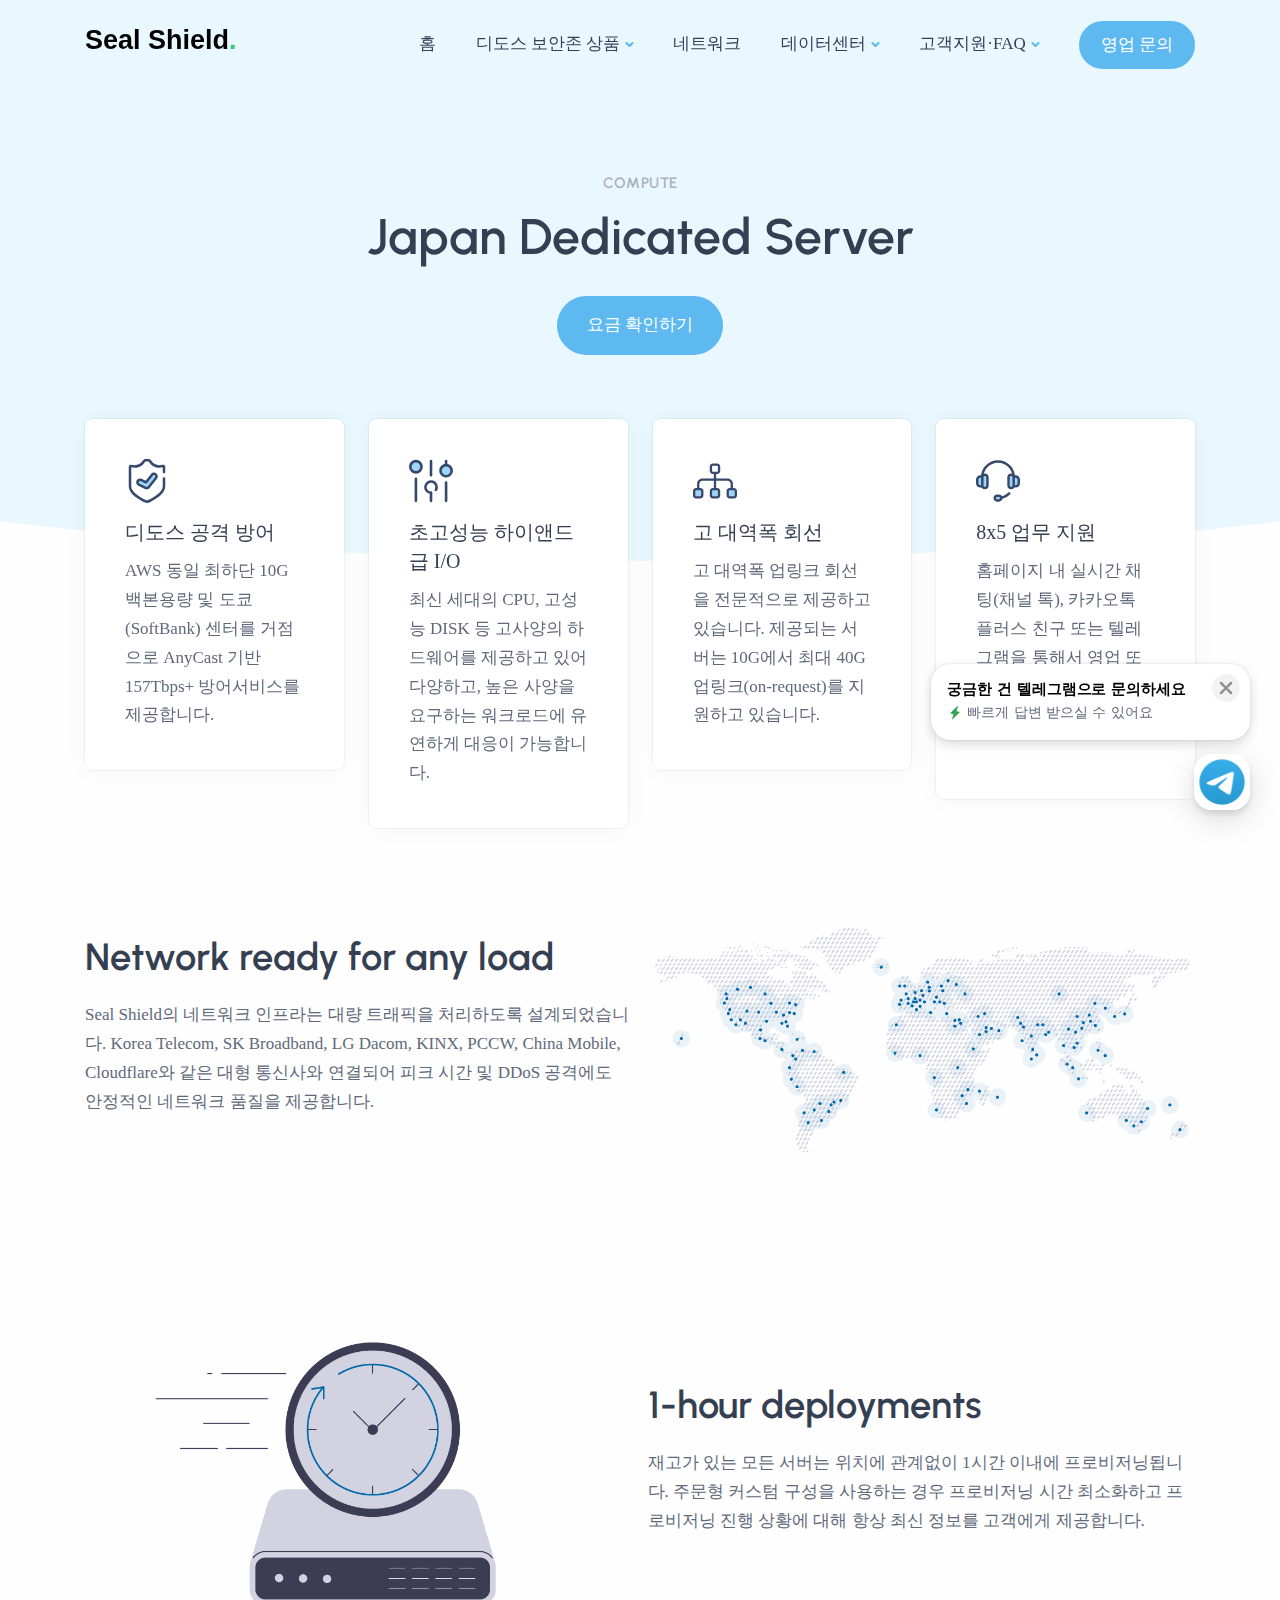
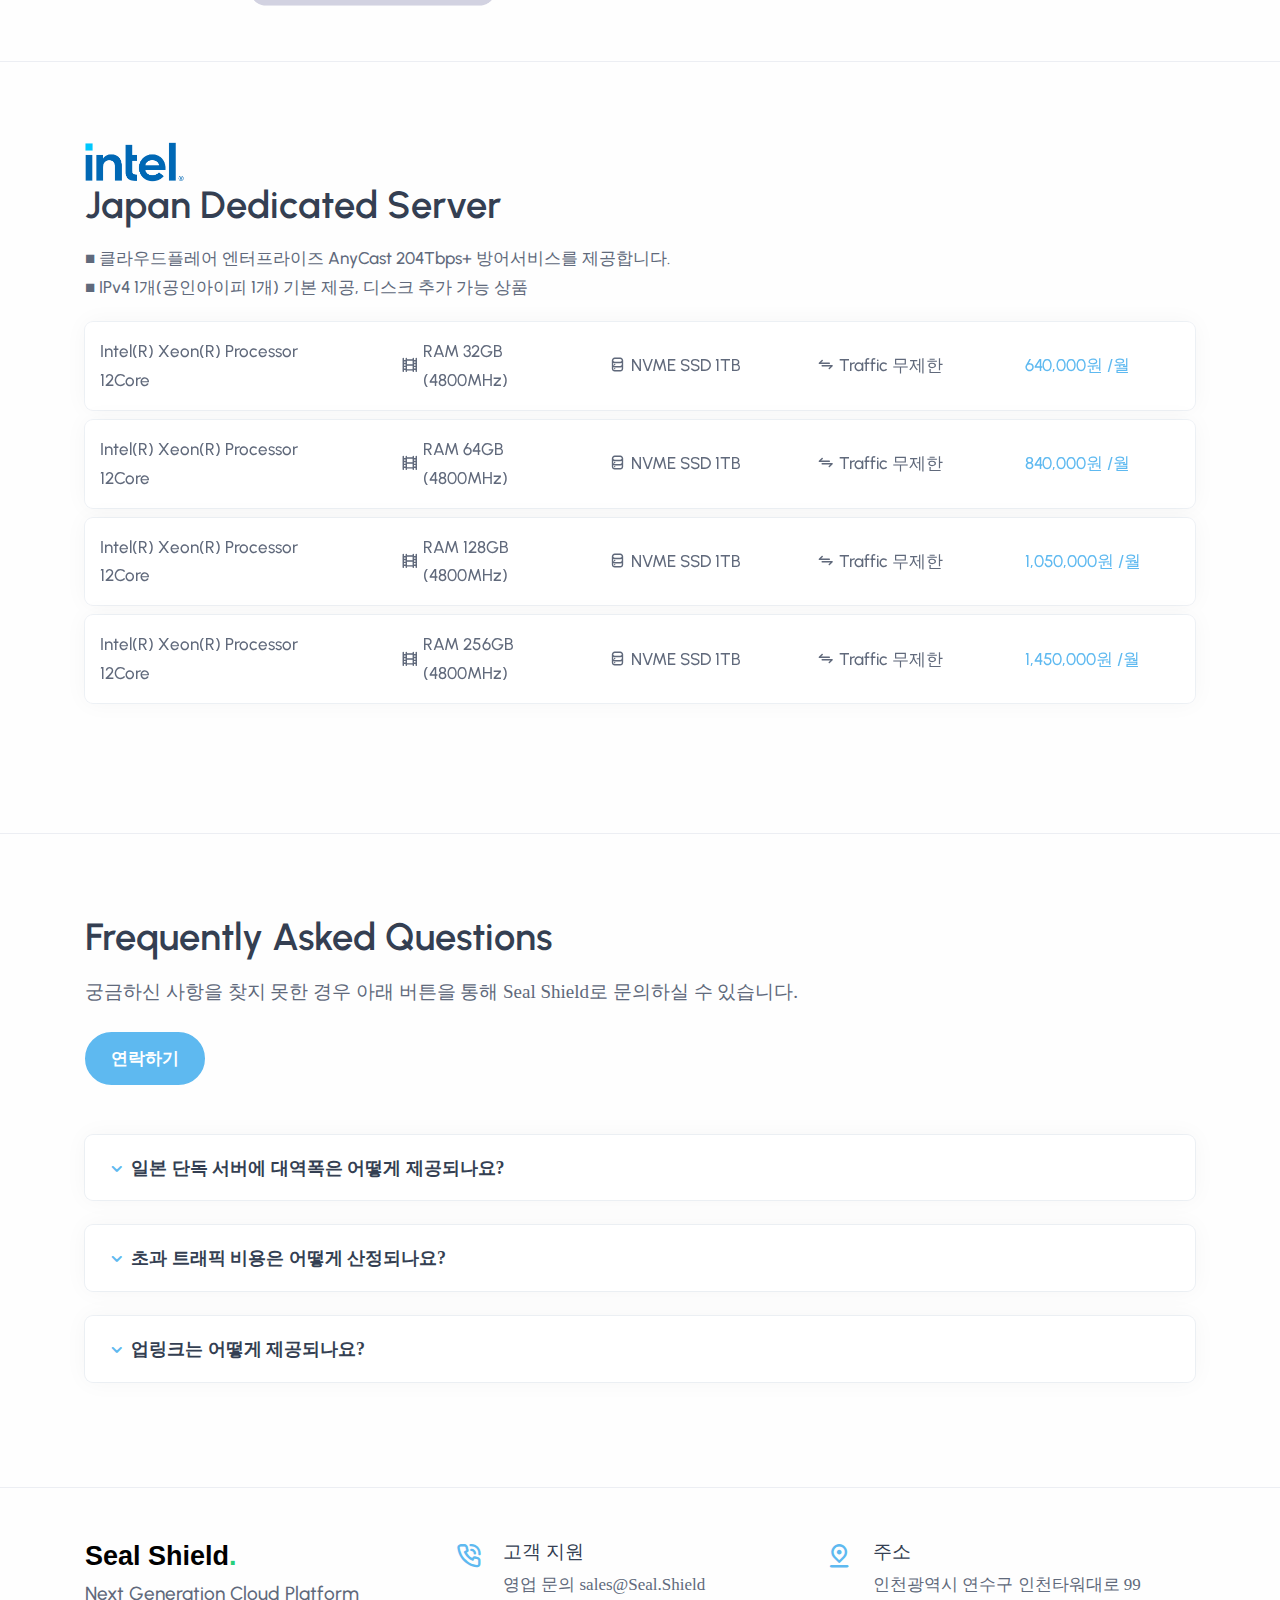
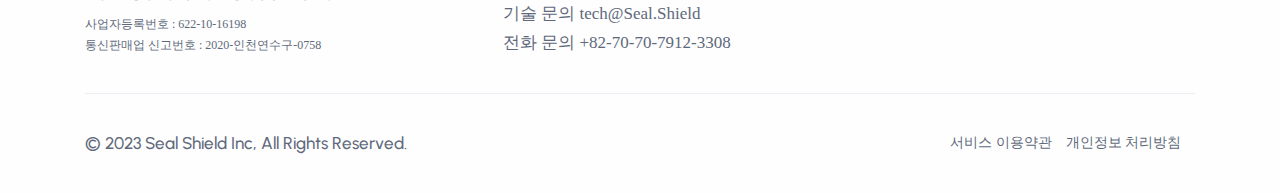
<file: japanDedicatedServer.html>
<!DOCTYPE html>
<html lang="en">

<head>
  <meta charset="utf-8">
  <meta name="viewport" content="width=device-width, initial-scale=1.0">
  <title>Seal Shield</title>
  <link rel="shortcut icon" href="./static/img/favicon.png">
  <link rel="stylesheet" href="./static/css/plugins.css">
  <link rel="stylesheet" href="./static/css/style.css">
  <link rel="stylesheet" href="./static/css/colors/sky.css">
  <link rel="preload" href="./static/css/fonts/urbanist.css" as="style" onload="this.rel='stylesheet'">
  <link rel="stylesheet" href="./static/css/common.css">
  <link rel="stylesheet" href="https://webfontworld.github.io/naver/NanumSquare.css">
  <style>
    .hangle {
      font-family: 'NanumSquare';
      font-weight: 450;
    }
  </style>
</head>

<body>
  <div class="content-wrapper">
    <header class="wrapper bg-soft-primary">
      <nav class="navbar navbar-expand-lg classic transparent navbar-light">
        <div class="container flex-lg-row flex-nowrap align-items-center">
          <div class="navbar-brand w-100">
            <a href="./index.html">
              <h2 class="logo-dark" style="color: #000000; font-family: Poppins, sans-serif; font-weight: 600;">Seal Shield<d style="color: #27cf7b;">.</d>
              </h2>
              <h2 class="logo-light" style="color: #000000; font-family: Poppins, sans-serif; font-weight: 600;">Seal Shield<d style="color: #27cf7b;">.</d>
              </h2>
            </a>
          </div>
          <div class="navbar-collapse offcanvas offcanvas-nav offcanvas-start">
            <div class="offcanvas-header d-lg-none">
              <h3 class="text-white fs-30 mb-0">Seal Shield</h3>
              <button type="button" class="btn-close btn-close-white" data-bs-dismiss="offcanvas"
                aria-label="Close"></button>
            </div>
            <div class="offcanvas-body ms-lg-auto d-flex flex-column h-100">
              <ul class="navbar-nav">
                <li class="nav-item dropdown dropdown-mega">
                  <a class="nav-link hangle" href="./index.html">홈</a>
                </li>
                <li class="nav-item dropdown">
                  <a class="nav-link dropdown-toggle hangle" href="javascript:void(0);" data-bs-toggle="dropdown">디도스 보안존 상품</a>
                  <div class="dropdown-menu dropdown-lg">
                    <div class="dropdown-lg-content">
                      <div>
                        <h6 class="dropdown-header">Compute</h6>
                        <ul class="list-unstyled">
                          <li><a class="dropdown-item hangle" href="./virtualServer.html">가상 서버</a></li>
                          <li><a class="dropdown-item hangle" href="./dedicatedServer.html">단독 서버</a></li>
                          <li><a class="dropdown-item hangle" href="./japanDedicatedServer.html">일본 단독 서버</a></li>
                        </ul>
                      </div>
                      <div>
                        <h6 class="dropdown-header">Network</h6>
                        <ul class="list-unstyled">
                          <li><a class="dropdown-item hangle" href="./bypassDefense.html">우회 방어 회선 연동</a></li>
                        </ul>
                      </div>
                      <div>
                        <h6 class="dropdown-header">Datacenter</h6>
                        <ul class="list-unstyled">
                          <li><a class="dropdown-item hangle" href="javascript:void(0);">코로케이션</a></li>
                          <li><a class="dropdown-item hangle" href="javascript:void(0);">클라우드플레어 스펙트럼</a></li>
                        </ul>
                      </div>
                    </div>
                  </div>
                </li>
                <li class="nav-item dropdown">
                  <a class="nav-link hangle" href="./network.html">네트워크</a>
                </li>
                <li class="nav-item dropdown">
                  <a class="nav-link dropdown-toggle hangle" href="javascript:void(0);" data-bs-toggle="dropdown">데이터센터</a>
                  <ul class="dropdown-menu">
                    <li class="dropdown dropdown-submenu dropend"><a class="dropdown-item dropdown-toggle hangle"
                        href="javascript:void(0);" data-bs-toggle="dropdown">대한민국</a>
                      <ul class="dropdown-menu">
                        <li class="nav-item"><a class="dropdown-item" href="javascript:void(0);">KT Clean-Zone</a></li>
                        <li class="nav-item"><a class="dropdown-item" href="javascript:void(0);">SK Clean-Zone</a></li>
                        <li class="nav-item"><a class="dropdown-item" href="javascript:void(0);">Kinx Clean-Zone</a></li>
                      </ul>
                    </li>
                    <li class="dropdown dropdown-submenu dropend"><a class="dropdown-item dropdown-toggle hangle"
                        href="javascript:void(0);" data-bs-toggle="dropdown">일본</a>
                      <ul class="dropdown-menu">
                        <li class="nav-item"><a class="dropdown-item" href="javascript:void(0);">Tokyo-IDC</a></li>
                      </ul>
                    </li>
                    <li class="dropdown dropdown-submenu dropend"><a class="dropdown-item dropdown-toggle hangle"
                        href="javascript:void(0);" data-bs-toggle="dropdown">미국</a>
                      <ul class="dropdown-menu">
                        <li class="nav-item"><a class="dropdown-item" href="javascript:void(0);">Cloudflare 대한민국 리전</a></li>
                      </ul>
                    </li>
                  </ul>
                </li>
                <li class="nav-item dropdown">
                  <a class="nav-link dropdown-toggle hangle" href="javascript:void(0);" data-bs-toggle="dropdown">고객지원·FAQ</a>
                  <ul class="dropdown-menu">
                    <li class="nav-item"><a class="dropdown-item hangle" href="./contact.html">연락처</a></li>
                    <li class="dropdown dropdown-submenu dropend"><a class="dropdown-item dropdown-toggle hangle"
                        href="javascript:void(0);" data-bs-toggle="dropdown">법률</a>
                      <ul class="dropdown-menu">
                        <li class="nav-item"><a class="dropdown-item hangle" href="./term.html">서비스 이용약관</a></li>
                        <li class="nav-item"><a class="dropdown-item hangle" href="./privacy.html">개인정보 처리방침</a></li>
                      </ul>
                    </li>
                  </ul>
                </li>
              </ul>
              <!-- /.navbar-nav -->
              <div class="offcanvas-footer d-lg-none">
                <div>
                  <a href="mailto:tech@Seal.Shield" class="link-inverse">tech@Seal.Shield</a>
                  <br /> +82-70-70-7912-3308<br />
                </div>
              </div>
              <!-- /.offcanvas-footer -->
            </div>
            <!-- /.offcanvas-body -->
          </div>
          <!-- /.navbar-collapse -->
          <div class="navbar-other ms-lg-4">
            <ul class="navbar-nav flex-row align-items-center ms-auto">
              <li class="nav-item d-none d-md-block">
                <a href="./contact.html" class="btn btn-sm btn-primary rounded-pill hangle">영업 문의</a>
              </li>
              <li class="nav-item d-lg-none">
                <button class="hamburger offcanvas-nav-btn"><span></span></button>
              </li>
            </ul>
            <!-- /.navbar-nav -->
          </div>
          <!-- /.navbar-other -->
        </div>
        <!-- /.container -->
      </nav>
      <!-- /.navbar -->
    </header>
    <!-- /header -->






    <section class="wrapper bg-soft-primary position-relative">
      <div class="container pt-10 pb-17 pt-md-14 text-center">
        <div class="row">
          <div class="col-lg-8 mx-auto mb-5">
            <h1 class="fs-15 text-uppercase text-muted mb-3">Compute</h1>
            <h3 class="display-1 mb-6">Japan Dedicated Server</h3>
            <a href="#pricing" class="btn btn-lg btn-primary rounded-pill hangle">요금 확인하기</a>
          </div>
          <!-- /column -->
        </div>
        <!-- /.row -->
      </div>
      <!-- /.container -->
      <div class="overflow-hidden">
        <div class="divider text-light mx-n2">
          <svg xmlns="http://www.w3.org/2000/svg" viewBox="0 0 1440 60">
            <path fill="currentColor" d="M0,0V60H1440V0A5771,5771,0,0,1,0,0Z" />
          </svg>
        </div>
      </div>
    </section>
    <!-- /section -->
    <section class="wrapper bg-light">
      <div class="container pb-15 pb-md-5">
        <div class="row gx-md-5 gy-5 mt-n18 mt-md-n19">
          <div class="col-md-6 col-xl-3">
            <div class="card lift">
              <div class="card-body hangle">
                <svg xmlns="http://www.w3.org/2000/svg" viewBox="0 0 339.8 409.6"
                  class="svg-inject icon-svg icon-svg-sm solid-mono text-primary mb-3">
                  <path class="lineal-stroke"
                    d="M169.9 409.6c-5.5 0-10.9-1.2-15.8-3.5C107.8 384.8 0 327.5 0 255.5V72.1c0-10.7 8.7-19.4 19.4-19.5 2.1 0 4.2.3 6.1 1 9.2 3.1 18.9 4.7 28.6 4.6 31.5.1 60.7-16.3 76.9-43.3C136.6 5.7 146.6 0 157.4 0h25c10.8.1 20.8 5.7 26.4 14.9 16.2 27 45.4 43.4 76.9 43.3 9.7 0 19.4-1.6 28.6-4.6 10.2-3.4 21.2 2.1 24.6 12.3.7 2 1 4.1 1 6.1v48c0 6.5-5.3 11.8-11.7 11.8-6.5 0-11.8-5.3-11.8-11.7V77.6c-10 2.8-20.3 4.2-30.6 4.2-39.7.2-76.5-20.6-97-54.6-1.3-2.2-3.7-3.6-6.3-3.6h-25c-2.6 0-5 1.4-6.3 3.6-20.5 34-57.3 54.8-97 54.6-10.3 0-20.6-1.4-30.6-4.2v178c0 47.7 72.5 98 140.4 129.3 3.8 1.7 8.2 1.7 12 0 67.9-31.3 140.4-81.6 140.4-129.3v-74.9c0-6.5 5.3-11.8 11.8-11.7 6.5 0 11.7 5.3 11.7 11.7v74.9c0 72-107.8 129.3-154.1 150.6-5 2.2-10.4 3.4-15.9 3.4z" />
                  <path class="lineal-fill"
                    d="M156 269l-62.2-31.1c-11.8-5.9-16.6-20.2-10.7-32 5.9-11.8 20.2-16.6 32-10.7l44.9 22.5 56.6-70.7c8.2-10.3 23.2-12 33.5-3.7 10.3 8.2 12 23.2 3.7 33.5l-68.6 85.8c-6.9 8.8-19.1 11.5-29.2 6.4z" />
                  <path class="lineal-stroke"
                    d="M166.7 283.3c-5.5 0-11-1.3-15.9-3.8l-62.2-31.1c-17.6-8.8-24.7-30.2-15.9-47.8s30.2-24.7 47.8-15.9l36.4 18.2 50.6-63.3c12.3-15.4 34.7-17.9 50.1-5.6 15.4 12.3 17.9 34.7 5.6 50.1l-68.6 85.8c-6.8 8.5-17.1 13.4-27.9 13.4zm-62.2-78.8c-6.7 0-12.1 5.4-12.1 12.1 0 4.6 2.6 8.8 6.7 10.8l62.2 31.1c5.1 2.6 11.3 1.2 14.9-3.3l68.6-85.8c4.3-5.1 3.7-12.8-1.4-17.1-5.1-4.3-12.8-3.7-17.1 1.4-.1.2-.3.3-.4.5l-56.6 70.7c-3.5 4.3-9.5 5.6-14.4 3.2L110 205.6c-1.7-.7-3.6-1.1-5.5-1.1z" />
                </svg>
                <h4 class="hangle">디도스 공격 방어</h4>
                <p class="mb-0 hangle">AWS 동일 최하단 10G 백본용량 및 도쿄(SoftBank) 센터를 거점으로 AnyCast 기반 157Tbps+ 방어서비스를 제공합니다.</p>
              </div>
              <!--/.card-body -->
            </div>
            <!--/.card -->
          </div>
          <!--/column -->
          <div class="col-md-6 col-xl-3">
            <div class="card lift">
              <div class="card-body hangle">
                <svg xmlns="http://www.w3.org/2000/svg" viewBox="0 0 512 492.45"
                  class="svg-inject icon-svg icon-svg-sm solid-mono text-primary mb-3">
                  <path class="lineal-stroke"
                    d="M80.52 492.45a15.19 15.19 0 01-15.19-15.19v-256a15.2 15.2 0 1130.39 0v256a15.2 15.2 0 01-15.2 15.19zm0-355.52a15.19 15.19 0 01-15.19-15.19V80.53a15.2 15.2 0 0130.39 0v41.21a15.2 15.2 0 01-15.2 15.19zM256 492.45a15.19 15.19 0 01-15.19-15.19v-94.19a15.19 15.19 0 1130.38 0v94.19A15.19 15.19 0 01256 492.45zm0-297.78a15.2 15.2 0 01-15.19-15.2V15.19a15.19 15.19 0 0130.38 0v164.29A15.19 15.19 0 01256 194.67zm175.48 297.78a15.2 15.2 0 01-15.2-15.19V263.79a15.2 15.2 0 0130.39 0v213.47a15.19 15.19 0 01-15.19 15.19zm0-350.96a15.2 15.2 0 01-15.2-15.19V15.19a15.2 15.2 0 0130.39 0V126.3a15.19 15.19 0 01-15.19 15.19z" />
                  <circle class="lineal-fill" cx="80.52" cy="80.53" r="65.33" />
                  <path class="lineal-stroke"
                    d="M80.52 161.05a80.52 80.52 0 1180.53-80.52 80.61 80.61 0 01-80.53 80.52zm0-130.66a50.14 50.14 0 1050.14 50.14 50.19 50.19 0 00-50.14-50.14zM256 398.26a80.48 80.48 0 1170.54-41.66 15.19 15.19 0 11-26.6-14.68A50.15 50.15 0 10256 367.87a15.2 15.2 0 010 30.39z" />
                  <circle class="lineal-fill" cx="431.48" cy="126.29" r="65.33" />
                  <path class="lineal-stroke"
                    d="M431.48 206.82A80.52 80.52 0 11512 126.3a80.62 80.62 0 01-80.52 80.52zm0-130.66a50.14 50.14 0 1050.13 50.14 50.19 50.19 0 00-50.13-50.14z" />
                </svg>
                <h4 class="hangle">초고성능 하이앤드급 I/O</h4>
                <p class="mb-0 hangle">최신 세대의 CPU, 고성능 DISK 등 고사양의 하드웨어를 제공하고 있어 다양하고, 높은 사양을 요구하는 워크로드에 유연하게 대응이 가능합니다.
                </p>
              </div>
              <!--/.card-body -->
            </div>
            <!--/.card -->
          </div>
          <!--/column -->
          <div class="col-md-6 col-xl-3">
            <div class="card lift">
              <div class="card-body hangle">
                <svg xmlns="http://www.w3.org/2000/svg" viewBox="0 0 409.6 325.5"
                  class="svg-inject icon-svg icon-svg-sm solid-mono text-primary mb-3">
                  <path class="lineal-stroke"
                    d="M371.7 249v-59.6c0-27.8-22.6-50.4-50.4-50.4H215.5V97.2h10c15.4 0 27.9-12.5 27.9-27.9V27.9c0-15.4-12.5-27.9-27.9-27.9h-41.3c-15.4 0-27.9 12.5-27.9 27.9v41.3c0 15.4 12.5 27.9 27.9 27.9h10V139H88.3c-27.8 0-50.3 22.6-50.4 50.4V258h21.4v-68.6c0-16 13-29 29-29h105.8v88.7h21.4v-88.7h105.8c16 0 29 13 29 29V249h21.4zM177.6 69.3V27.9c0-3.6 2.9-6.5 6.5-6.5h41.3c3.6 0 6.5 2.9 6.5 6.5v41.3c0 3.6-2.9 6.5-6.5 6.5h-41.3c-3.6.1-6.5-2.8-6.5-6.4z" />
                  <path class="lineal-fill"
                    d="M69.3 314.8H27.9c-9.5 0-17.2-7.7-17.2-17.2v-41.4c0-9.5 7.7-17.2 17.2-17.2h41.3c9.5 0 17.2 7.7 17.2 17.2v41.4c.1 9.5-7.6 17.2-17.1 17.2z" />
                  <path class="lineal-stroke"
                    d="M69.3 325.5H27.9C12.5 325.5 0 313 0 297.6v-41.4c0-15.4 12.5-27.9 27.9-27.9h41.3c15.4 0 27.9 12.5 27.9 27.9v41.4c.1 15.4-12.4 27.9-27.8 27.9zm-41.4-75.8c-3.6 0-6.5 2.9-6.5 6.5v41.4c0 3.6 2.9 6.5 6.5 6.5h41.3c3.6 0 6.5-2.9 6.5-6.5v-41.4c0-3.6-2.9-6.5-6.5-6.5H27.9z" />
                  <path class="lineal-fill"
                    d="M225.5 314.8h-41.3c-9.5 0-17.2-7.7-17.2-17.2v-41.4c0-9.5 7.7-17.2 17.2-17.2h41.3c9.5 0 17.2 7.7 17.2 17.2v41.4c0 9.5-7.7 17.2-17.2 17.2z" />
                  <path class="lineal-stroke"
                    d="M225.5 325.5h-41.3c-15.4 0-27.9-12.5-27.9-27.9v-41.4c0-15.4 12.5-27.9 27.9-27.9h41.3c15.4 0 27.9 12.5 27.9 27.9v41.4c0 15.4-12.5 27.9-27.9 27.9zm-41.4-75.8c-3.6 0-6.5 2.9-6.5 6.5v41.4c0 3.6 2.9 6.5 6.5 6.5h41.3c3.6 0 6.5-2.9 6.5-6.5v-41.4c0-3.6-2.9-6.5-6.5-6.5h-41.3z" />
                  <path class="lineal-fill"
                    d="M381.7 314.8h-41.3c-9.5 0-17.2-7.7-17.2-17.2v-41.4c0-9.5 7.7-17.2 17.2-17.2h41.3c9.5 0 17.2 7.7 17.2 17.2v41.4c0 9.5-7.7 17.2-17.2 17.2z" />
                  <path class="lineal-stroke"
                    d="M381.7 325.5h-41.3c-15.4 0-27.9-12.5-27.9-27.9v-41.4c0-15.4 12.5-27.9 27.9-27.9h41.3c15.4 0 27.9 12.5 27.9 27.9v41.4c0 15.4-12.5 27.9-27.9 27.9zm-41.4-75.8c-3.6 0-6.5 2.9-6.5 6.5v41.4c0 3.6 2.9 6.5 6.5 6.5h41.3c3.6 0 6.5-2.9 6.5-6.5v-41.4c0-3.6-2.9-6.5-6.5-6.5h-41.3z" />
                </svg>
                <h4 class="hangle">고 대역폭 회선</h4>
                <p class="mb-0 hangle">고 대역폭 업링크 회선을 전문적으로 제공하고 있습니다. 제공되는 서버는 10G에서 최대 40G 업링크(on-request)를 지원하고 있습니다.
                </p>
              </div>
              <!--/.card-body -->
            </div>
            <!--/.card -->
          </div>
          <!--/column -->
          <div class="col-md-6 col-xl-3">
            <div class="card lift">
              <div class="card-body hangle">
                <svg xmlns="http://www.w3.org/2000/svg" viewBox="0 0 409.6 385.6"
                  class="svg-inject icon-svg icon-svg-sm solid-mono text-primary mb-3">
                  <path class="lineal-stroke"
                    d="M204.8 363.2c-6.4-.4-11.2-5.8-10.8-12.2.3-5.8 5-10.5 10.8-10.8 36.3 0 71-14.5 96.5-40.3 4.5-4.5 11.8-4.5 16.3 0s4.5 11.8 0 16.3c-29.7 30.1-70.4 47.1-112.8 47zm147.7-147.7c-6.3 0-11.5-5.1-11.5-11.5v-44.8C341 84.1 279.9 23 204.8 23S68.6 84.1 68.6 159.2c-.4 6.4-5.8 11.2-12.2 10.8-5.8-.3-10.5-5-10.8-10.8C45.6 71.4 117 0 204.8 0S364 71.4 364 159.2V204c0 6.4-5.2 11.5-11.5 11.5z" />
                  <path class="lineal-fill"
                    d="M213.5 374h-17.4c-12.2 0-22.1-9.9-22.1-22.1 0-12.2 9.9-22 22.1-22.1h17.4c12.2 0 22.1 9.9 22.1 22.1s-9.9 22.1-22.1 22.1z" />
                  <path class="lineal-stroke"
                    d="M213.5 385.6h-17.4c-18.5 0-33.6-15-33.6-33.6 0-18.5 15-33.6 33.6-33.6h17.4c18.5 0 33.6 15 33.6 33.6 0 18.5-15.1 33.6-33.6 33.6zm-17.4-44.1c-5.8 0-10.5 4.7-10.6 10.5 0 5.8 4.7 10.5 10.5 10.6h17.4c5.8 0 10.5-4.7 10.6-10.5 0-5.8-4.7-10.5-10.5-10.6h-17.4z" />
                  <path class="lineal-fill"
                    d="M76.3 242.9h-35c-16.5 0-29.8-13.4-29.8-29.8v-33.2c0-16.5 13.4-29.8 29.8-29.8h35v92.8z" />
                  <path class="lineal-stroke"
                    d="M76.3 254.4h-35C18.5 254.4 0 235.9 0 213.1v-33.2c0-22.8 18.5-41.3 41.3-41.3h35c6.4 0 11.5 5.2 11.5 11.5v92.8c.1 6.3-5.1 11.5-11.5 11.5zm-35-92.8c-10.1 0-18.3 8.2-18.3 18.3V213c0 10.1 8.2 18.3 18.3 18.3h23.5v-69.8l-23.5.1z" />
                  <path class="lineal-fill"
                    d="M82.7 257.8c-13.3 0-24.1-10.8-24.1-24.1v-74.4c0-13.3 10.8-24.1 24.1-24.1s24.1 10.8 24.1 24.1v74.4c0 13.3-10.8 24.1-24.1 24.1z" />
                  <path class="lineal-stroke"
                    d="M82.7 269.3c-19.7 0-35.6-16-35.7-35.6v-74.4c-.3-19.7 15.4-35.9 35-36.2s35.9 15.4 36.2 35v75.6c.1 19.7-15.9 35.6-35.5 35.6zm0-122.7c-7 0-12.6 5.7-12.6 12.6v74.4c0 7 5.6 12.6 12.6 12.6s12.6-5.6 12.6-12.6v-74.4c0-6.9-5.7-12.5-12.6-12.6z" />
                  <path class="lineal-fill"
                    d="M333.2 242.9h35c16.5 0 29.8-13.4 29.8-29.8v-33.2c0-16.5-13.4-29.8-29.8-29.8h-35v92.8z" />
                  <path class="lineal-stroke"
                    d="M368.3 254.4h-35c-6.4 0-11.5-5.2-11.5-11.5v-92.8c0-6.4 5.2-11.5 11.5-11.5h35c22.8 0 41.3 18.5 41.3 41.3V213c0 22.9-18.5 41.4-41.3 41.4zm-23.5-23h23.5c10.1 0 18.3-8.2 18.3-18.3v-33.2c0-10.1-8.2-18.3-18.3-18.3h-23.5v69.8z" />
                  <path class="lineal-fill"
                    d="M326.9 257.8c13.3 0 24.1-10.8 24.1-24.1v-74.4c0-13.3-10.8-24.1-24.1-24.1s-24.1 10.8-24.1 24.1v74.4c0 13.3 10.8 24.1 24.1 24.1z" />
                  <path class="lineal-stroke"
                    d="M326.9 269.3c-19.7 0-35.6-16-35.6-35.6v-74.4c0-19.7 16-35.6 35.6-35.6 19.7 0 35.6 16 35.6 35.6v74.4c0 19.7-15.9 35.6-35.6 35.6zm0-122.7c-7 0-12.6 5.7-12.6 12.6v74.4c0 7 5.6 12.6 12.6 12.6s12.6-5.6 12.6-12.6v-74.4c0-6.9-5.6-12.5-12.6-12.6z" />
                </svg>
                <h4 class="hangle">8x5 업무 지원</h4>
                <p class="mb-0 hangle">홈페이지 내 실시간 채팅(채널 톡), 카카오톡 플러스 친구 또는 텔레그램을 통해서 영업 또는 기술 관련 업무 지원을 받으실 수 있습니다.</p>
                <br>
              </div>
              <!--/.card-body -->
            </div>
            <!--/.card -->
          </div>
          <!--/column -->
        </div>
        <!--/.row -->
      </div>
      <!-- /.container -->
    </section>
    <!-- /section -->
    <section class="wrapper bg-light wrapper-border">
      <div class="container pt-10 pt-md-10">
        <div class="row gx-3 gy-10 mb-15 mb-md-18 align-items-center">
          <div class="col-lg-6 ppr-3">
            <h3 class="display-4 mb-4">Network ready for any load</h3>
            <p class="mb-6 hangle">Seal Shield의 네트워크 인프라는 대량 트래픽을 처리하도록 설계되었습니다. Korea Telecom, SK Broadband, LG Dacom,
              KINX, PCCW, China Mobile, Cloudflare와 같은 대형 통신사와 연결되어 피크 시간 및 DDoS 공격에도 안정적인 네트워크 품질을 제공합니다.</p>
          </div>
          <!--/column -->
          <div class="col-lg-6 ppl-3">
            <figure><img class="w-auto" src="./static/img/cdn/6.png" alt="" /></figure>
          </div>
          <!--/column -->
        </div>
        <!--/.row -->
        <div class="row gx-3 gy-10 mb-10 mb-md-10 align-items-center">
          <div class="col-lg-6 ppr-3">
            <figure><img class="w-auto" src="./static/img/compute/1.png" alt="" /></figure>
          </div>
          <!--/column -->
          <div class="col-lg-6 ppl-3">
            <h3 class="display-4 mb-4">1-hour deployments</h3>
            <p class="mb-6 hangle">재고가 있는 모든 서버는 위치에 관계없이 1시간 이내에 프로비저닝됩니다. 주문형 커스텀 구성을 사용하는 경우 프로비저닝 시간 최소화하고 프로비저닝 진행
              상황에 대해 항상 최신 정보를 고객에게 제공합니다.</p>
          </div>
          <!--/column -->
        </div>
        <!--/.row -->
      </div>
      <!-- /.container -->
    </section>
    <!-- /section -->
    <section id="pricing" class="wrapper bg-light wrapper-border">
      <div class="container pt-13 pt-md-13 pb-13 pb-md-13">
        <img src="./static/img/intel-logo.png" style="height: 40px;">
        <h2 class="display-4 mb-3">Japan Dedicated Server</h2>
        <div class="row">
          <div class="">
            <p>
              ■ 클라우드플레어 엔터프라이즈 AnyCast 204Tbps+ 방어서비스를 제공합니다.<br>
              ■ IPv4 1개(공인아이피 1개) 기본 제공, 디스크 추가 가능 상품
            </p>
          </div>
          <!--/column -->
        </div>
        <!-- /.row -->
        <div class="row">
          <div class="mx-auto">
            <div class="job-list mb-10">
              <a class="card mb-2 lift" href="/contact">
                <div class="card-body p-3">
                  <span class="row justify-content-between align-items-center">
                    <span class="col-8 col-sm-8 col-lg-3 mb-3 mb-md-0 d-flex align-items-center text-body">Intel(R) Xeon(R) Processor 12Core</span>
                    <span class="col-6 col-sm-6 col-lg-2 text-body d-flex align-items-center"><i
                        class="uil uil-film me-1"></i>RAM 32GB (4800MHz)</span>
                    <span class="col-6 col-sm-6 col-lg-2 text-body d-flex align-items-center"><i
                        class="uil uil-database-alt me-1"></i>NVME SSD 1TB</span>
                    <span class="col-12 col-sm-12 col-lg-2 text-body d-flex align-items-center"><i
                        class="uil uil-exchange me-1"></i>Traffic 무제한</span>
                    <span class="col-12 col-sm-12 col-lg-2 text-primary d-flex align-items-center">640,000원 /월</span>
                  </span>
                </div>
              </a>
              <a class="card mb-2 lift" href="/contact">
                <div class="card-body p-3">
                  <span class="row justify-content-between align-items-center">
                    <span class="col-8 col-sm-8 col-lg-3 mb-3 mb-md-0 d-flex align-items-center text-body">Intel(R) Xeon(R) Processor 12Core</span>
                    <span class="col-6 col-sm-6 col-lg-2 text-body d-flex align-items-center"><i
                        class="uil uil-film me-1"></i>RAM 64GB (4800MHz)</span>
                    <span class="col-6 col-sm-6 col-lg-2 text-body d-flex align-items-center"><i
                        class="uil uil-database-alt me-1"></i>NVME SSD 1TB</span>
                    <span class="col-12 col-sm-12 col-lg-2 text-body d-flex align-items-center"><i
                        class="uil uil-exchange me-1"></i>Traffic 무제한</span>
                    <span class="col-12 col-sm-12 col-lg-2 text-primary d-flex align-items-center">840,000원 /월</span>
                  </span>
                </div>
              </a>
              <a class="card mb-2 lift" href="/contact">
                <div class="card-body p-3">
                  <span class="row justify-content-between align-items-center">
                    <span class="col-8 col-sm-8 col-lg-3 mb-3 mb-md-0 d-flex align-items-center text-body">Intel(R) Xeon(R) Processor 12Core</span>
                    <span class="col-6 col-sm-6 col-lg-2 text-body d-flex align-items-center"><i
                        class="uil uil-film me-1"></i>RAM 128GB (4800MHz)</span>
                    <span class="col-6 col-sm-6 col-lg-2 text-body d-flex align-items-center"><i
                        class="uil uil-database-alt me-1"></i>NVME SSD 1TB</span>
                    <span class="col-12 col-sm-12 col-lg-2 text-body d-flex align-items-center"><i
                        class="uil uil-exchange me-1"></i>Traffic 무제한</span>
                    <span class="col-12 col-sm-12 col-lg-2 text-primary d-flex align-items-center">1,050,000원 /월</span>
                  </span>
                </div>
              </a>
              <a class="card mb-2 lift" href="/contact">
                <div class="card-body p-3">
                  <span class="row justify-content-between align-items-center">
                    <span class="col-8 col-sm-8 col-lg-3 mb-3 mb-md-0 d-flex align-items-center text-body">Intel(R) Xeon(R) Processor 12Core</span>
                    <span class="col-6 col-sm-6 col-lg-2 text-body d-flex align-items-center"><i
                        class="uil uil-film me-1"></i>RAM 256GB (4800MHz)</span>
                    <span class="col-6 col-sm-6 col-lg-2 text-body d-flex align-items-center"><i
                        class="uil uil-database-alt me-1"></i>NVME SSD 1TB</span>
                    <span class="col-12 col-sm-12 col-lg-2 text-body d-flex align-items-center"><i
                        class="uil uil-exchange me-1"></i>Traffic 무제한</span>
                    <span class="col-12 col-sm-12 col-lg-2 text-primary d-flex align-items-center">1,450,000원 /월</span>
                  </span>
                </div>
              </a>
            </div>
          </div>
        </div>
      </div>
      <!-- /.container -->
    </section>
    <!-- /section -->
    <section id="faq" class="wrapper bg-light wrapper-border">
      <div class="container pt-13 pt-md-13 pb-13 pb-md-13">
        <h2 class="display-4 mb-3">Frequently Asked Questions</h2>
        <p class="lead mb-5 hangle">궁금하신 사항을 찾지 못한 경우 아래 버튼을 통해 Seal Shield로 문의하실 수 있습니다.</p>
        <a href="./contact.html" class="btn btn-primary rounded-pill me-2" target="_blank">연락하기</a>
        <div class="accordion accordion-wrapper mt-10" id="accordion">
          <div class="card accordion-item">
            <div class="card-header" id="faq-1">
              <button class="collapsed hangle" data-bs-toggle="collapse" data-bs-target="#faq-collapse-1"
                aria-expanded="true" aria-controls="faq-collapse-1"> 일본 단독 서버에 대역폭은 어떻게 제공되나요? </button>
            </div>
            <!--/.card-header -->
            <div id="faq-collapse-1" class="accordion-collapse collapse" aria-labelledby="faq-1">
              <div class="card-body hangle">
                <p>
                  단독 서버의 경우 모든 요금제에 10Gbps 업링크를 할당해드리고 있습니다.<br>
                  단독 서버는 보장 대역폭이 기본 50Mbps 입니다.<br>
                  * 사용하는 대역폭이 업링크 용량의 60% 이상인 경우 업링크를 40Gbps까지 증설할 수 있습니다.
                </p>
                <p>
                  사용하시는 대역폭이 일일 95th Persentile기준 보장 대역폭을 초과할 경우 업링크 속도가 제한될 수 있습니다.<br>
                  영업팀을 통해 Traffic(트래픽) 빌링 형태를 Bandwidth(대역폭) 기반 과금으로 전환할 수 있습니다.
                </p>
              </div>
              <!--/.card-body -->
            </div>
            <!--/.accordion-collapse -->
          </div>
          <!--/.accordion-item -->
        </div>
        <div class="accordion accordion-wrapper mt-1" id="accordion">
          <div class="card accordion-item">
            <div class="card-header" id="faq-2">
              <button class="collapsed hangle" data-bs-toggle="collapse" data-bs-target="#faq-collapse-2"
                aria-expanded="true" aria-controls="faq-collapse-2"> 초과 트래픽 비용은 어떻게 산정되나요? </button>
            </div>
            <!--/.card-header -->
            <div id="faq-collapse-2" class="accordion-collapse collapse" aria-labelledby="faq-2">
              <div class="card-body hangle">
                <p>모든 리전에 대한 트래픽은 무제한입니다.</p>
                <p>월 전송량이 200TB 이상인 경우 Custom Pricing을 제안드릴 수 있습니다.</p>
              </div>
              <!--/.card-body -->
            </div>
            <!--/.accordion-collapse -->
          </div>
          <!--/.accordion-item -->
        </div>
        <div class="accordion accordion-wrapper mt-1" id="accordion">
          <div class="card accordion-item">
            <div class="card-header" id="faq-3">
              <button class="collapsed hangle" data-bs-toggle="collapse" data-bs-target="#faq-collapse-3"
                aria-expanded="true" aria-controls="faq-collapse-3"> 업링크는 어떻게 제공되나요? </button>
            </div>
            <!--/.card-header -->
            <div id="faq-collapse-3" class="accordion-collapse collapse" aria-labelledby="faq-3">
              <div class="card-body hangle">
                <p>서버 기본 계약량으로 신청하시는 경우 기본 1Gbps 업링크가 제공되며, 일부 특이 케이스의 경우에는 10Gbps가 제공됩니다.</p>
                <p>일본 단독 서버에서는 10Gbps 업링크가 기본 제공됩니다.</p>
              </div>
              <!--/.card-body -->
            </div>
            <!--/.accordion-collapse -->
          </div>
          <!--/.accordion-item -->
        </div>
      </div>
      <!-- /.container -->
  </div>
  <!-- /.container -->
  </section>
  <!-- /section -->





  </div>
  <!-- /.content-wrapper -->
  <footer>
    <div class="container pt-10 pb-7">
      <div class="row gx-lg-0 gy-6">
        <div class="col-lg-4">
          <div class="widget">
            <h2 class="logo-dark mb-1" style="color: #000000; font-family: Poppins, sans-serif; font-weight: 600;">Seal
              Shield<d style="color: #27cf7b;">.</d>
            </h2>
            <p class="lead mb-1">Next Generation Cloud Platform</p>
            <p class="mb-0 hangle" style="font-size: .6rem;">
              사업자등록번호 : 622-10-16198<br>
              통신판매업 신고번호 : 2020-인천연수구-0758<br>
            </p>
          </div>
          <!-- /.widget -->
        </div>
        <!-- /column -->
        <div class="col-lg-4">
          <div class="widget">
            <div class="d-flex flex-row">
              <div>
                <div class="icon text-primary fs-28 me-4 mt-n1"> <i class="uil uil-phone-volume"></i> </div>
              </div>
              <div>
                <h5 class="mb-1 hangle">고객 지원</h5>
                <p class="mb-0 hangle">영업 문의 sales@Seal.Shield<br />기술 문의 tech@Seal.Shield<br />전화 문의
                  +82-70-70-7912-3308</p>
              </div>
            </div>
            <!--/div -->
          </div>
          <!-- /.widget -->
        </div>
        <!-- /column -->
        <div class="col-lg-4">
          <div class="widget">
            <div class="d-flex flex-row">
              <div>
                <div class="icon text-primary fs-28 me-4 mt-n1"> <i class="uil uil-location-pin-alt"></i> </div>
              </div>
              <div class="align-self-start justify-content-start hangle">
                <h5 class="mb-1 hangle">주소</h5>
                <address>인천광역시 연수구 인천타워대로 99</address>
              </div>
            </div>
            <!--/div -->
          </div>
          <!-- /.widget -->
        </div>
        <!-- /column -->
      </div>
      <!--/.row -->
      <hr class="mt-7 mt-md-7 mb-7" />
      <div class="d-md-flex align-items-center justify-content-between">
        <p class="mb-2 mb-lg-0">© 2023 Seal Shield Inc, All Rights Reserved.</p>
        <nav class="nav mb-0 hangle">
          <a href="/legal/term" style="font-size: .7rem; margin: 0 0.7rem 0 0; color: #60697b;">서비스 이용약관</a>
          <a href="/legal/privacy" style="font-size: .7rem; margin: 0 0.7rem 0 0; color: #60697b;">개인정보 처리방침</a>
        </nav>
        <!-- /.social -->
      </div>
    </div>
    <!-- /.container -->
  </footer>
  <div class="progress-wrap">
    <svg class="progress-circle svg-content" width="100%" height="100%" viewBox="-1 -1 102 102">
      <path d="M50,1 a49,49 0 0,1 0,98 a49,49 0 0,1 0,-98" />
    </svg>
  </div>
  <script src="./static/js/plugins.js"></script>
  <script src="./static/js/theme.js"></script>
  <script>
    function closePop() {
      var popup = document.getElementsByClassName("kbDpsJ");
      popup[0].style.display = "none";
    }
  </script>
  <article role="dialog" class="PCBubblePopupLayer__PCBubbleWrapper-ch-front__sc-qr66bs-0 kbDpsJ">
    <h2 class="a11y-hidden">Channel Talk pop-up</h2>
    <div class="PCLabelButton__Wrapper-ch-front__sc-1viw4do-1 gcPqyR">
      <button type="button" class="PCLabelButton__LabelButton-ch-front__sc-1viw4do-0 kdbiBm">
        <div class="PCLabelButton__TextWrapper-ch-front__sc-1viw4do-2 iOwXlC">
          <div class="PCLabelButton__Title-ch-front__sc-1viw4do-3 kqRZza">궁금한 건 텔레그램으로 문의하세요</div>
          <div class="PCLabelButton__Status-ch-front__sc-1viw4do-4 jOeHgT">
            <svg xmlns="http://www.w3.org/2000/svg" width="16" height="16" fill="none" viewBox="0 0 24 24"
              foundation="[object Object]" class="Iconstyled__Icon-sc-1iqwu2g-0 iCEngM" data-testid="bezier-react-icon"
              color="bgtxt-green-normal" margintop="0" marginright="0" marginbottom="0" marginleft="0">
              <path fill="currentColor" fill-rule="evenodd"
                d="m18.54 10.226-4.319-1 2.082-7.083c.146-.496-.468-.86-.833-.493L5.146 12.002a.5.5 0 0 0 .242.84l4.32 1-2.084 7.082c-.146.498.468.861.834.494l10.323-10.352a.5.5 0 0 0-.24-.84Z"
                clip-rule="evenodd"></path>
            </svg>빠르게 답변 받으실 수 있어요</span>
          </div>
        </div>
      </button>
      <div class="PCLabelButton__CloseButtonArea-ch-front__sc-1viw4do-7 imEiwF">
        <span class="a11y-hidden">Close</span>
        <button class="PCLabelButton__CloseButton-ch-front__sc-1viw4do-6 flvCTH" onclick="closePop()">
          <svg width="20" height="20" viewBox="0 0 24 24" fill="none" xmlns="http://www.w3.org/2000/svg"
            foundation="[object Object]"
            class="InnerIconstyled__Icon-ch-front__sc-197h5bb-0 dVEMjZ PCLabelButton__CloseIcon-ch-front__sc-1viw4do-5 hLYLWV"
            defaultopacity="1" hoveredopacity="1" margintop="0" marginright="0" marginbottom="0" marginleft="0"
            withtheme="false">
            <path fill="currentColor"
              d="M4.92893 4.92893C4.34315 5.51472 4.34315 6.46447 4.92893 7.05025L9.87868 12L4.92893 16.9497C4.34315 17.5355 4.34315 18.4853 4.92893 19.0711C5.51472 19.6569 6.46447 19.6569 7.05025 19.0711L12 14.1213L16.9497 19.0711C17.5355 19.6569 18.4853 19.6569 19.0711 19.0711C19.6569 18.4853 19.6569 17.5355 19.0711 16.9497L14.1213 12L19.0711 7.05025C19.6569 6.46447 19.6569 5.51472 19.0711 4.92893C18.4853 4.34315 17.5355 4.34315 16.9497 4.92893L12 9.87868L7.05025 4.92893C6.46447 4.34315 5.51472 4.34315 4.92893 4.92893Z">
            </path>
          </svg>
        </button>
      </div>
    </div>
  </article>
  <div data-ch-testid="launcher" class="Launcherstyled__LauncherButtonWrapper-ch-front__sc-vjd8p8-0 fhSQvV">
    <button type="button" onclick="window.open('https://t.me/sealshield/')">
      <div class="ChatButtonContainer__Container-ch-front__sc-1xjuzon-0 bKNCWH">
        <span class="a11y-hidden">Channel Chat Button</span>
        <div class="SenderButtonView__Wrapper-ch-front__sc-16y2woi-0 omWkp">
          <div src="./static/img/tele_logo.png" class="SenderButtonView__SenderAvatarBg-ch-front__sc-16y2woi-1 LVsny">
          </div>
        </div>
        <div class="IconButtonView__Background-ch-front__sc-vtu014-0 jaYpSL">
          <svg width="36" height="36" color="#ffffff">
            <use href="#channel-filled"></use>
          </svg>
        </div>
        <div class="MinimizeButtonView__Wrapper-ch-front__sc-11fv1z6-0 aSXzX">
          <svg xmlns="http://www.w3.org/2000/svg" width="36" height="36" fill="none" viewBox="0 0 24 24"
            foundation="[object Object]" class="Iconstyled__Icon-sc-1iqwu2g-0 pJGcx" data-testid="bezier-react-icon"
            color="txt-black-darker" margintop="0" marginright="0" marginbottom="0" marginleft="0" aria-hidden="true">
            <path fill="currentColor" fill-rule="evenodd"
              d="M16.95 8.464a1 1 0 1 0-1.414-1.414L12 10.586 8.465 7.051A1 1 0 0 0 7.05 8.464L10.586 12 7.05 15.535a1 1 0 1 0 1.414 1.414L12 13.414l3.536 3.536a1 1 0 0 0 1.414-1.415L13.414 12l3.536-3.536Z"
              clip-rule="evenodd"></path>
          </svg>
        </div>
      </div>
    </button>
  </div>
</body>

</html>
</file>
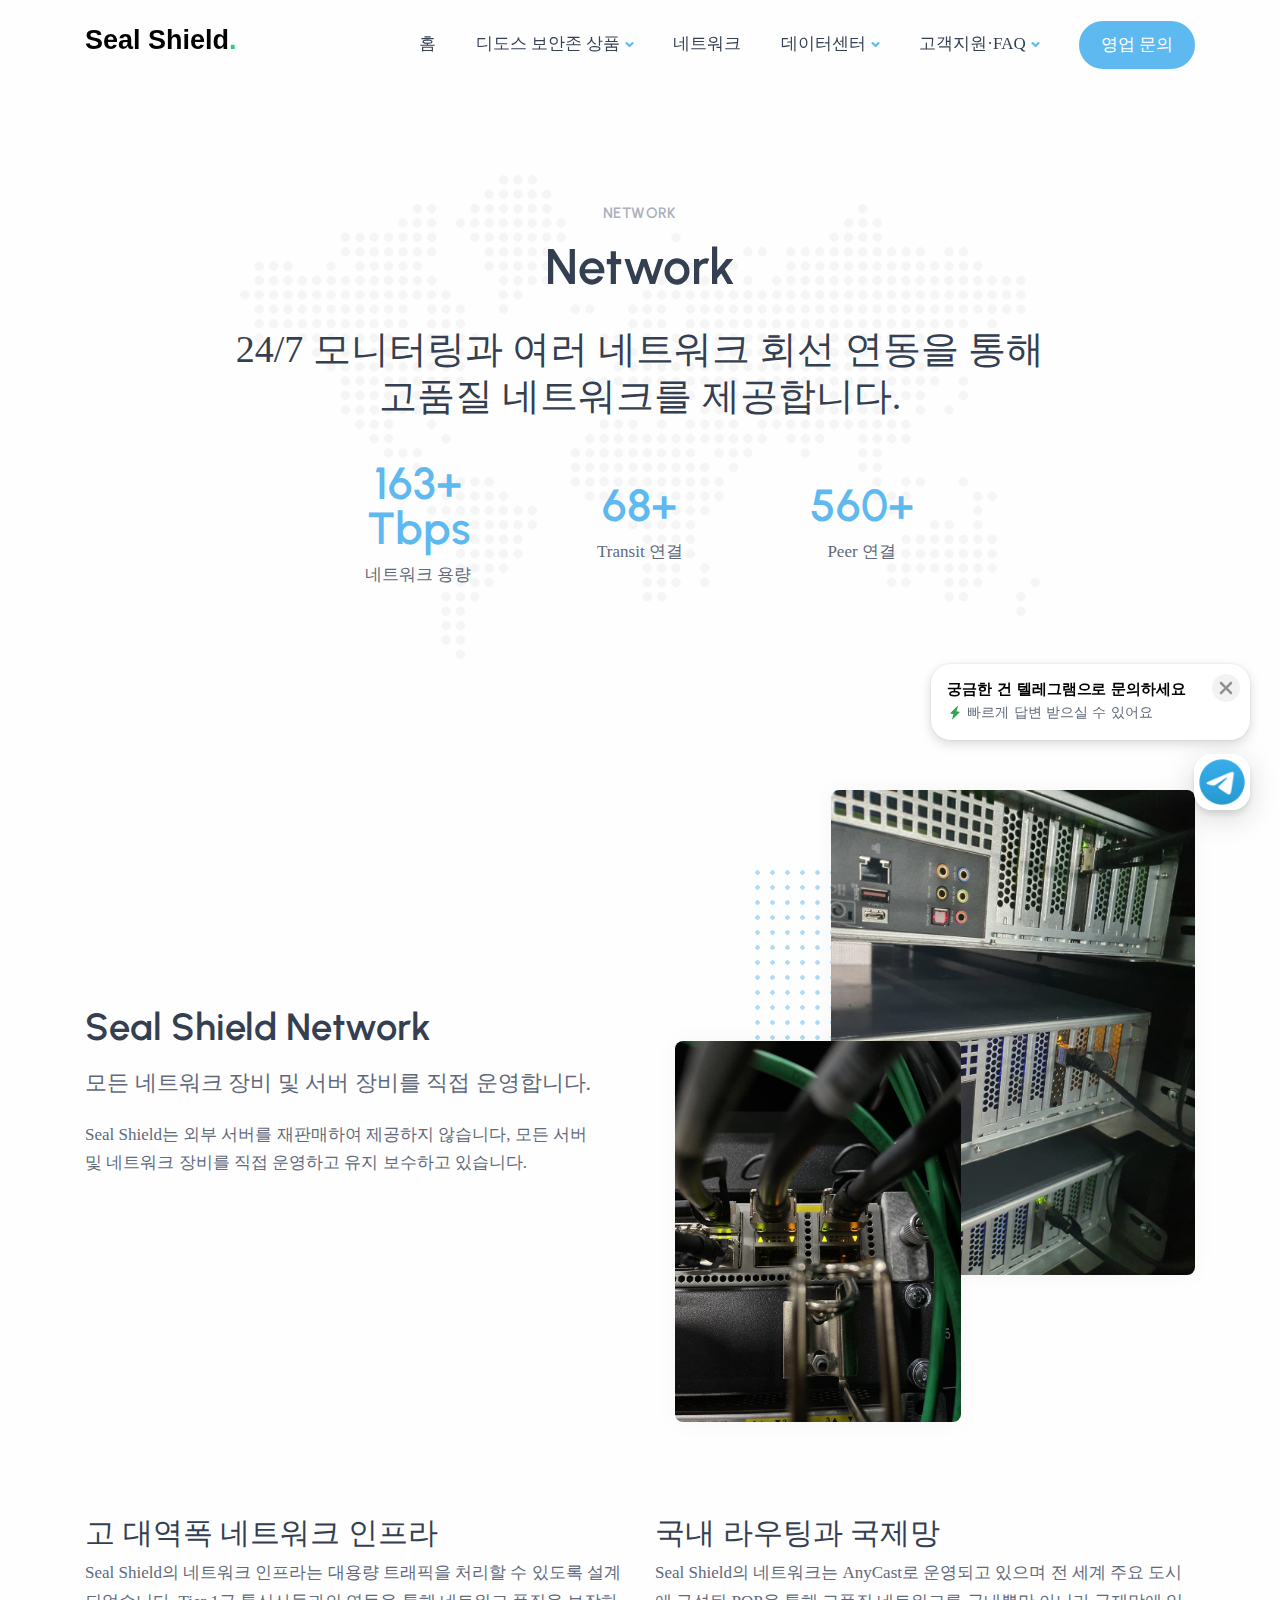
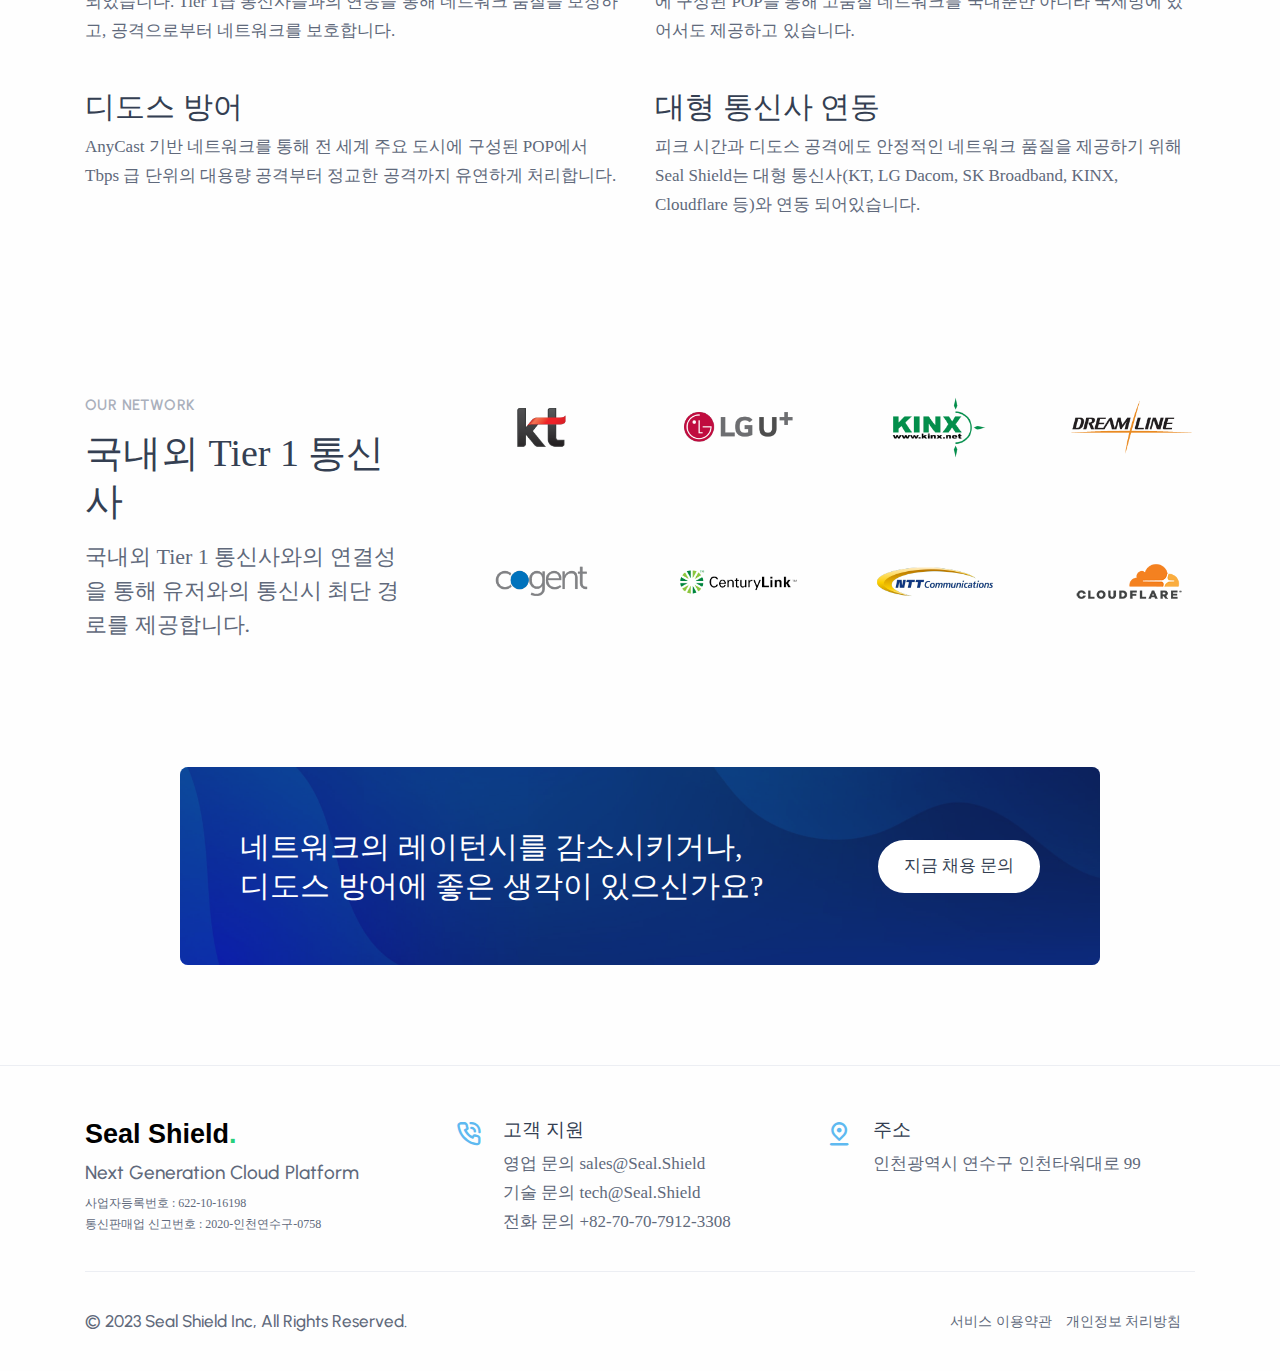
<file: network.html>
<!DOCTYPE html>
<html lang="en">

<head>
  <meta charset="utf-8">
  <meta name="viewport" content="width=device-width, initial-scale=1.0">
  <title>Seal Shield</title>
  <link rel="shortcut icon" href="./static/img/favicon.png">
  <link rel="stylesheet" href="./static/css/plugins.css">
  <link rel="stylesheet" href="./static/css/style.css">
  <link rel="stylesheet" href="./static/css/colors/sky.css">
  <link rel="preload" href="./static/css/fonts/urbanist.css" as="style" onload="this.rel='stylesheet'">
  <link rel="stylesheet" href="./static/css/common.css">
  <link rel="stylesheet" href="https://webfontworld.github.io/naver/NanumSquare.css">
  <style>
    .hangle {
      font-family: 'NanumSquare';
      font-weight: 450;
    }
  </style>
</head>

<body>
  <div class="content-wrapper">
    <header class="wrapper">
      <nav class="navbar navbar-expand-lg classic transparent navbar-light">
        <div class="container flex-lg-row flex-nowrap align-items-center">
          <div class="navbar-brand w-100">
            <a href="./index.html">
              <h2 class="logo-dark" style="color: #000000; font-family: Poppins, sans-serif; font-weight: 600;">Seal Shield<d style="color: #27cf7b;">.</d>
              </h2>
              <h2 class="logo-light" style="color: #000000; font-family: Poppins, sans-serif; font-weight: 600;">Seal Shield<d style="color: #27cf7b;">.</d>
              </h2>
            </a>
          </div>
          <div class="navbar-collapse offcanvas offcanvas-nav offcanvas-start">
            <div class="offcanvas-header d-lg-none">
              <h3 class="text-white fs-30 mb-0">Seal Shield</h3>
              <button type="button" class="btn-close btn-close-white" data-bs-dismiss="offcanvas"
                aria-label="Close"></button>
            </div>
            <div class="offcanvas-body ms-lg-auto d-flex flex-column h-100">
              <ul class="navbar-nav">
                <li class="nav-item dropdown dropdown-mega">
                  <a class="nav-link hangle" href="./index.html">홈</a>
                </li>
                <li class="nav-item dropdown">
                  <a class="nav-link dropdown-toggle hangle" href="javascript:void(0);" data-bs-toggle="dropdown">디도스 보안존 상품</a>
                  <div class="dropdown-menu dropdown-lg">
                    <div class="dropdown-lg-content">
                      <div>
                        <h6 class="dropdown-header">Compute</h6>
                        <ul class="list-unstyled">
                          <li><a class="dropdown-item hangle" href="./virtualServer.html">가상 서버</a></li>
                          <li><a class="dropdown-item hangle" href="./dedicatedServer.html">단독 서버</a></li>
                          <li><a class="dropdown-item hangle" href="./japanDedicatedServer.html">일본 단독 서버</a></li>
                        </ul>
                      </div>
                      <div>
                        <h6 class="dropdown-header">Network</h6>
                        <ul class="list-unstyled">
                          <li><a class="dropdown-item hangle" href="./bypassDefense.html">우회 방어 회선 연동</a></li>
                        </ul>
                      </div>
                      <div>
                        <h6 class="dropdown-header">Datacenter</h6>
                        <ul class="list-unstyled">
                          <li><a class="dropdown-item hangle" href="javascript:void(0);">코로케이션</a></li>
                          <li><a class="dropdown-item hangle" href="javascript:void(0);">클라우드플레어 스펙트럼</a></li>
                        </ul>
                      </div>
                    </div>
                  </div>
                </li>
                <li class="nav-item dropdown">
                  <a class="nav-link hangle" href="./network.html">네트워크</a>
                </li>
                <li class="nav-item dropdown">
                  <a class="nav-link dropdown-toggle hangle" href="javascript:void(0);" data-bs-toggle="dropdown">데이터센터</a>
                  <ul class="dropdown-menu">
                    <li class="dropdown dropdown-submenu dropend"><a class="dropdown-item dropdown-toggle hangle"
                        href="javascript:void(0);" data-bs-toggle="dropdown">대한민국</a>
                      <ul class="dropdown-menu">
                        <li class="nav-item"><a class="dropdown-item" href="javascript:void(0);">KT Clean-Zone</a></li>
                        <li class="nav-item"><a class="dropdown-item" href="javascript:void(0);">SK Clean-Zone</a></li>
                        <li class="nav-item"><a class="dropdown-item" href="javascript:void(0);">Kinx Clean-Zone</a></li>
                      </ul>
                    </li>
                    <li class="dropdown dropdown-submenu dropend"><a class="dropdown-item dropdown-toggle hangle"
                        href="javascript:void(0);" data-bs-toggle="dropdown">일본</a>
                      <ul class="dropdown-menu">
                        <li class="nav-item"><a class="dropdown-item" href="javascript:void(0);">Tokyo-IDC</a></li>
                      </ul>
                    </li>
                    <li class="dropdown dropdown-submenu dropend"><a class="dropdown-item dropdown-toggle hangle"
                        href="javascript:void(0);" data-bs-toggle="dropdown">미국</a>
                      <ul class="dropdown-menu">
                        <li class="nav-item"><a class="dropdown-item" href="javascript:void(0);">Cloudflare 대한민국 리전</a></li>
                      </ul>
                    </li>
                  </ul>
                </li>
                <li class="nav-item dropdown">
                  <a class="nav-link dropdown-toggle hangle" href="javascript:void(0);" data-bs-toggle="dropdown">고객지원·FAQ</a>
                  <ul class="dropdown-menu">
                    <li class="nav-item"><a class="dropdown-item hangle" href="./contact.html">연락처</a></li>
                    <li class="dropdown dropdown-submenu dropend"><a class="dropdown-item dropdown-toggle hangle"
                        href="javascript:void(0);" data-bs-toggle="dropdown">법률</a>
                      <ul class="dropdown-menu">
                        <li class="nav-item"><a class="dropdown-item hangle" href="./term.html">서비스 이용약관</a></li>
                        <li class="nav-item"><a class="dropdown-item hangle" href="./privacy.html">개인정보 처리방침</a></li>
                      </ul>
                    </li>
                  </ul>
                </li>
              </ul>
              <!-- /.navbar-nav -->
              <div class="offcanvas-footer d-lg-none">
                <div>
                  <a href="mailto:tech@Seal.Shield" class="link-inverse">tech@Seal.Shield</a>
                  <br /> +82-70-70-7912-3308<br />
                </div>
              </div>
              <!-- /.offcanvas-footer -->
            </div>
            <!-- /.offcanvas-body -->
          </div>
          <!-- /.navbar-collapse -->
          <div class="navbar-other ms-lg-4">
            <ul class="navbar-nav flex-row align-items-center ms-auto">
              <li class="nav-item d-none d-md-block">
                <a href="./contact.html" class="btn btn-sm btn-primary rounded-pill hangle">영업 문의</a>
              </li>
              <li class="nav-item d-lg-none">
                <button class="hamburger offcanvas-nav-btn"><span></span></button>
              </li>
            </ul>
            <!-- /.navbar-nav -->
          </div>
          <!-- /.navbar-other -->
        </div>
        <!-- /.container -->
      </nav>
      <!-- /.navbar -->
    </header>
    <!-- /header -->






    <section class="wrapper image-wrapper bg-auto no-overlay bg-image text-center bg-map" data-image-src="./static/img/map.png" style="background-image: url(&quot;./static/img/map.png&quot;);">
      <div class="container pt-10 pb-14 pt-md-16 pb-md-18">
		<h1 class="fs-15 text-uppercase text-muted mb-3">NETWORK</h1>
        <h3 class="display-1 mb-6">Network</h3>
        <div class="row">
          <div class="col-lg-9 col-xxl-8 mx-auto">
            <h3 class="display-4 mb-8 hangle">24/7 모니터링과 여러 네트워크 회선 연동을 통해<br>고품질 네트워크를 제공합니다.</h3>
          </div>
          <!-- /.row -->
        </div>
        <!-- /column -->
        <div class="row">
          <div class="col-md-10 col-lg-9 col-xl-7 mx-auto">
            <div class="row align-items-center counter-wrapper gy-4 gy-md-0">
              <div class="col-md-4 text-center">
                <h3 class="counter counter-lg text-primary" style="visibility: visible;">204+ Tbps</h3>
                <p class="hangle">네트워크 용량</p>
              </div>
              <!--/column -->
              <div class="col-md-4 text-center">
                <h3 class="counter counter-lg text-primary" style="visibility: visible;">86+</h3>
                <p class="hangle">Transit 연결</p>
              </div>
              <!--/column -->
              <div class="col-md-4 text-center">
                <h3 class="counter counter-lg text-primary" style="visibility: visible;">700+</h3>
                <p class="hangle">Peer 연결</p>
              </div>
              <!--/column -->
            </div>
            <!--/.row -->
          </div>
          <!-- /column -->
        </div>
        <!-- /.row -->
      </div>
      <!-- /.container -->
    </section>
	<!-- /section -->
	<section id="snippet-2" class="wrapper bg-light">
      <div class="container pt-8 pt-md-8 pb-8 pb-md-8">
		<div class="row gx-lg-8 gx-xl-12 gy-10 align-items-center">
          <div class="col-lg-6 position-relative order-lg-2">
            <div class="shape bg-dot primary rellax w-16 h-20" data-rellax-speed="1" style="top: 3rem; left: 5.5rem; transform: translate3d(0px, -28px, 0px);"></div>
            <div class="overlap-grid overlap-grid-2">
              <div class="item">
                <figure class="rounded shadow"><img src="./static/img/network/about-2.jpg" alt=""></figure>
              </div>
              <div class="item">
                <figure class="rounded shadow"><img src="./static/img/network/about-0.jpg" alt=""></figure>
              </div>
            </div>
          </div>
          <!--/column -->
          <div class="col-lg-6">
            <h2 class="display-4 mb-3">Seal Shield Network</h2>
            <p class="lead fs-lg hangle">모든 네트워크 장비 및 서버 장비를 직접 운영합니다.</p>
            <p class="mb-6 hangle">Seal Shield는 외부 서버를 재판매하여 제공하지 않습니다, 모든 서버 및 네트워크 장비를 직접 운영하고 유지 보수하고 있습니다.</p>
          </div>
          <!--/column -->
        </div>
      </div>
      <!-- /.container -->
    </section>
    <!-- /section -->
    <section class="wrapper bg-light">
      <div class="container pt-10 pt-md-10">
        <!-- /.row -->
        <div class="row gy-8 mb-5">
          <div class="col-md-6">
            <div class="d-flex flex-row">
              <div>
                <h3 class="fs-30 mb-1 hangle">고 대역폭 네트워크 인프라</h3>
                <p class="mb-0 hangle">Seal Shield의 네트워크 인프라는 대용량 트래픽을 처리할 수 있도록 설계되었습니다. Tier 1급 통신사들과의 연동을 통해 네트워크 품질을 보장하고, 공격으로부터 네트워크를 보호합니다.</p>
              </div>
            </div>
          </div>
          <!--/column -->
          <div class="col-md-6">
            <div class="d-flex flex-row">
              <div>
                <h3 class="fs-30 mb-1 hangle">국내 라우팅과 국제망</h3>
                <p class="mb-0 hangle">Seal Shield의 네트워크는 AnyCast로 운영되고 있으며 전 세계 주요 도시에 구성된 POP을 통해 고품질 네트워크를 국내뿐만 아니라 국제망에 있어서도 제공하고 있습니다.</p>
              </div>
            </div>
          </div>
          <!--/column -->
          <div class="col-md-6">
            <div class="d-flex flex-row">
              <div>
                <h3 class="fs-30 mb-1 hangle">디도스 방어</h3>
                <p class="mb-0 hangle">AnyCast 기반 네트워크를 통해 전 세계 주요 도시에 구성된 POP에서 Tbps 급 단위의 대용량 공격부터 정교한 공격까지 유연하게 처리합니다.</p>
              </div>
            </div>
          </div>
          <!--/column -->
          <div class="col-md-6">
            <div class="d-flex flex-row">
              <div>
                <h3 class="fs-30 mb-1 hangle">대형 통신사 연동</h3>
                <p class="mb-0 hangle">피크 시간과 디도스 공격에도 안정적인 네트워크 품질을 제공하기 위해 Seal Shield는 대형 통신사(KT, LG Dacom, SK Broadband, KINX, Cloudflare 등)와 연동 되어있습니다.</p>
              </div>
            </div>
          </div>
          <!--/column -->
        </div>
        <!--/.row -->
      </div>
      <!-- /.container -->
    </section>
    <!-- /section -->
	<section id="snippet-2" class="wrapper bg-light wrapper-border">
      <div class="container pt-15 pt-md-17 pb-13 pb-md-15">
        <div class="row gx-lg-8 gx-xl-12 gy-10 gy-lg-0">
          <div class="col-lg-4 mt-lg-2">
            <h2 class="fs-15 text-uppercase text-muted mb-3">our network</h2>
            <h3 class="display-4 mb-3 pe-xxl-5 hangle">국내외 Tier 1 통신사</h3>
            <p class="lead fs-lg mb-0 pe-xxl-5 hangle">국내외 Tier 1 통신사와의 연결성을 통해 유저와의 통신시 최단 경로를 제공합니다.</p>
          </div>
          <!-- /column -->
          <div class="col-lg-8">
            <div class="row row-cols-2 row-cols-md-4 gx-0 gx-md-8 gx-xl-12 gy-12">
              <div class="col">
                <figure class="px-3 px-md-0 px-xxl-2"><img src="./static/img/network/kt.png" alt=""></figure>
              </div>
              <!--/column -->
              <div class="col">
                <figure class="px-3 px-md-0 px-xxl-2"><img src="./static/img/network/lguplus.png" alt=""></figure>
              </div>
              <!--/column -->
              <div class="col">
                <figure class="px-3 px-md-0 px-xxl-2"><img src="./static/img/network/kinx.png" alt=""></figure>
              </div>
              <!--/column -->
              <div class="col">
                <figure class="px-3 px-md-0 px-xxl-2"><img src="./static/img/network/dreamline.png" alt=""></figure>
              </div>
              <!--/column -->
              <div class="col">
                <figure class="px-3 px-md-0 px-xxl-2"><img src="./static/img/network/cogent.png" alt=""></figure>
              </div>
              <!--/column -->
              <div class="col">
                <figure class="px-3 px-md-0 px-xxl-2"><img src="./static/img/network/centurylink.png" alt=""></figure>
              </div>
              <!--/column -->
              <div class="col">
                <figure class="px-3 px-md-0 px-xxl-2"><img src="./static/img/network/ntt.png" alt=""></figure>
              </div>
              <!--/column -->
              <div class="col">
                <figure class="px-3 px-md-0 px-xxl-2"><img src="./static/img/network/cloudflare.png" alt=""></figure>
              </div>
              <!--/column -->
            </div>
            <!--/.row -->
          </div>
          <!-- /column -->
        </div>
        <!-- /.row -->
      </div>
	  <div class="container pt-5 pt-md-5 pb-13 pb-md-15">
        <div class="row">
          <div class="col-xl-10 mx-auto">
            <div class="card image-wrapper bg-full bg-image bg-overlay bg-overlay-400" data-image-src="./static/img/photos/bg3.jpg" style="background-image: url(./static/img/photos/bg3.jpg);">
              <div class="card-body p-6 p-md-11 d-lg-flex flex-row align-items-lg-center justify-content-md-between text-center text-lg-start">
                <h3 class="display-6 mb-6 mb-lg-0 pe-lg-10 pe-xl-5 pe-xxl-18 text-white hangle">네트워크의 레이턴시를 감소시키거나,<br>디도스 방어에 좋은 생각이 있으신가요?</h3>
                <a href="./contact.html" class="btn btn-white rounded-pill mb-0 text-nowrap hangle">지금 채용 문의</a>
              </div>
              <!--/.card-body -->
            </div>
            <!--/.card -->
          </div>
          <!-- /column -->
        </div>
        <!-- /.row -->
      </div>
      <!-- /.container -->
    </section>





  </div>
  <!-- /.content-wrapper -->
  <footer>
    <div class="container pt-10 pb-7">
      <div class="row gx-lg-0 gy-6">
        <div class="col-lg-4">
          <div class="widget">
            <h2 class="logo-dark mb-1" style="color: #000000; font-family: Poppins, sans-serif; font-weight: 600;">Seal
              Shield<d style="color: #27cf7b;">.</d>
            </h2>
            <p class="lead mb-1">Next Generation Cloud Platform</p>
            <p class="mb-0 hangle" style="font-size: .6rem;">
              사업자등록번호 : 622-10-16198<br>
              통신판매업 신고번호 : 2020-인천연수구-0758<br>
            </p>
          </div>
          <!-- /.widget -->
        </div>
        <!-- /column -->
        <div class="col-lg-4">
          <div class="widget">
            <div class="d-flex flex-row">
              <div>
                <div class="icon text-primary fs-28 me-4 mt-n1"> <i class="uil uil-phone-volume"></i> </div>
              </div>
              <div>
                <h5 class="mb-1 hangle">고객 지원</h5>
                <p class="mb-0 hangle">영업 문의 sales@Seal.Shield<br />기술 문의 tech@Seal.Shield<br />전화 문의
                  +82-70-70-7912-3308</p>
              </div>
            </div>
            <!--/div -->
          </div>
          <!-- /.widget -->
        </div>
        <!-- /column -->
        <div class="col-lg-4">
          <div class="widget">
            <div class="d-flex flex-row">
              <div>
                <div class="icon text-primary fs-28 me-4 mt-n1"> <i class="uil uil-location-pin-alt"></i> </div>
              </div>
              <div class="align-self-start justify-content-start hangle">
                <h5 class="mb-1 hangle">주소</h5>
                <address>인천광역시 연수구 인천타워대로 99</address>
              </div>
            </div>
            <!--/div -->
          </div>
          <!-- /.widget -->
        </div>
        <!-- /column -->
      </div>
      <!--/.row -->
      <hr class="mt-7 mt-md-7 mb-7" />
      <div class="d-md-flex align-items-center justify-content-between">
        <p class="mb-2 mb-lg-0">© 2023 Seal Shield Inc, All Rights Reserved.</p>
        <nav class="nav mb-0 hangle">
          <a href=".//term.html" style="font-size: .7rem; margin: 0 0.7rem 0 0; color: #60697b;">서비스 이용약관</a>
          <a href="./privacy.html" style="font-size: .7rem; margin: 0 0.7rem 0 0; color: #60697b;">개인정보 처리방침</a>
        </nav>
        <!-- /.social -->
      </div>
    </div>
    <!-- /.container -->
  </footer>
  <div class="progress-wrap">
    <svg class="progress-circle svg-content" width="100%" height="100%" viewBox="-1 -1 102 102">
      <path d="M50,1 a49,49 0 0,1 0,98 a49,49 0 0,1 0,-98" />
    </svg>
  </div>
  <script src="./static/js/plugins.js"></script>
  <script src="./static/js/theme.js"></script>
  <script>
    function closePop() {
      var popup = document.getElementsByClassName("kbDpsJ");
      popup[0].style.display = "none";
    }
  </script>
  <article role="dialog" class="PCBubblePopupLayer__PCBubbleWrapper-ch-front__sc-qr66bs-0 kbDpsJ">
    <h2 class="a11y-hidden">Channel Talk pop-up</h2>
    <div class="PCLabelButton__Wrapper-ch-front__sc-1viw4do-1 gcPqyR">
      <button type="button" class="PCLabelButton__LabelButton-ch-front__sc-1viw4do-0 kdbiBm">
        <div class="PCLabelButton__TextWrapper-ch-front__sc-1viw4do-2 iOwXlC">
          <div class="PCLabelButton__Title-ch-front__sc-1viw4do-3 kqRZza">궁금한 건 텔레그램으로 문의하세요</div>
          <div class="PCLabelButton__Status-ch-front__sc-1viw4do-4 jOeHgT">
            <svg xmlns="http://www.w3.org/2000/svg" width="16" height="16" fill="none" viewBox="0 0 24 24"
              foundation="[object Object]" class="Iconstyled__Icon-sc-1iqwu2g-0 iCEngM" data-testid="bezier-react-icon"
              color="bgtxt-green-normal" margintop="0" marginright="0" marginbottom="0" marginleft="0">
              <path fill="currentColor" fill-rule="evenodd"
                d="m18.54 10.226-4.319-1 2.082-7.083c.146-.496-.468-.86-.833-.493L5.146 12.002a.5.5 0 0 0 .242.84l4.32 1-2.084 7.082c-.146.498.468.861.834.494l10.323-10.352a.5.5 0 0 0-.24-.84Z"
                clip-rule="evenodd"></path>
            </svg>빠르게 답변 받으실 수 있어요</span>
          </div>
        </div>
      </button>
      <div class="PCLabelButton__CloseButtonArea-ch-front__sc-1viw4do-7 imEiwF">
        <span class="a11y-hidden">Close</span>
        <button class="PCLabelButton__CloseButton-ch-front__sc-1viw4do-6 flvCTH" onclick="closePop()">
          <svg width="20" height="20" viewBox="0 0 24 24" fill="none" xmlns="http://www.w3.org/2000/svg"
            foundation="[object Object]"
            class="InnerIconstyled__Icon-ch-front__sc-197h5bb-0 dVEMjZ PCLabelButton__CloseIcon-ch-front__sc-1viw4do-5 hLYLWV"
            defaultopacity="1" hoveredopacity="1" margintop="0" marginright="0" marginbottom="0" marginleft="0"
            withtheme="false">
            <path fill="currentColor"
              d="M4.92893 4.92893C4.34315 5.51472 4.34315 6.46447 4.92893 7.05025L9.87868 12L4.92893 16.9497C4.34315 17.5355 4.34315 18.4853 4.92893 19.0711C5.51472 19.6569 6.46447 19.6569 7.05025 19.0711L12 14.1213L16.9497 19.0711C17.5355 19.6569 18.4853 19.6569 19.0711 19.0711C19.6569 18.4853 19.6569 17.5355 19.0711 16.9497L14.1213 12L19.0711 7.05025C19.6569 6.46447 19.6569 5.51472 19.0711 4.92893C18.4853 4.34315 17.5355 4.34315 16.9497 4.92893L12 9.87868L7.05025 4.92893C6.46447 4.34315 5.51472 4.34315 4.92893 4.92893Z">
            </path>
          </svg>
        </button>
      </div>
    </div>
  </article>
  <div data-ch-testid="launcher" class="Launcherstyled__LauncherButtonWrapper-ch-front__sc-vjd8p8-0 fhSQvV">
    <button type="button" onclick="window.open('https://t.me/sealshield/')">
      <div class="ChatButtonContainer__Container-ch-front__sc-1xjuzon-0 bKNCWH">
        <span class="a11y-hidden">Channel Chat Button</span>
        <div class="SenderButtonView__Wrapper-ch-front__sc-16y2woi-0 omWkp">
          <div src="../static/img/tele_logo.png" class="SenderButtonView__SenderAvatarBg-ch-front__sc-16y2woi-1 LVsny">
          </div>
        </div>
        <div class="IconButtonView__Background-ch-front__sc-vtu014-0 jaYpSL">
          <svg width="36" height="36" color="#ffffff">
            <use href="#channel-filled"></use>
          </svg>
        </div>
        <div class="MinimizeButtonView__Wrapper-ch-front__sc-11fv1z6-0 aSXzX">
          <svg xmlns="http://www.w3.org/2000/svg" width="36" height="36" fill="none" viewBox="0 0 24 24"
            foundation="[object Object]" class="Iconstyled__Icon-sc-1iqwu2g-0 pJGcx" data-testid="bezier-react-icon"
            color="txt-black-darker" margintop="0" marginright="0" marginbottom="0" marginleft="0" aria-hidden="true">
            <path fill="currentColor" fill-rule="evenodd"
              d="M16.95 8.464a1 1 0 1 0-1.414-1.414L12 10.586 8.465 7.051A1 1 0 0 0 7.05 8.464L10.586 12 7.05 15.535a1 1 0 1 0 1.414 1.414L12 13.414l3.536 3.536a1 1 0 0 0 1.414-1.415L13.414 12l3.536-3.536Z"
              clip-rule="evenodd"></path>
          </svg>
        </div>
      </div>
    </button>
  </div>
</body>

</html>
</file>
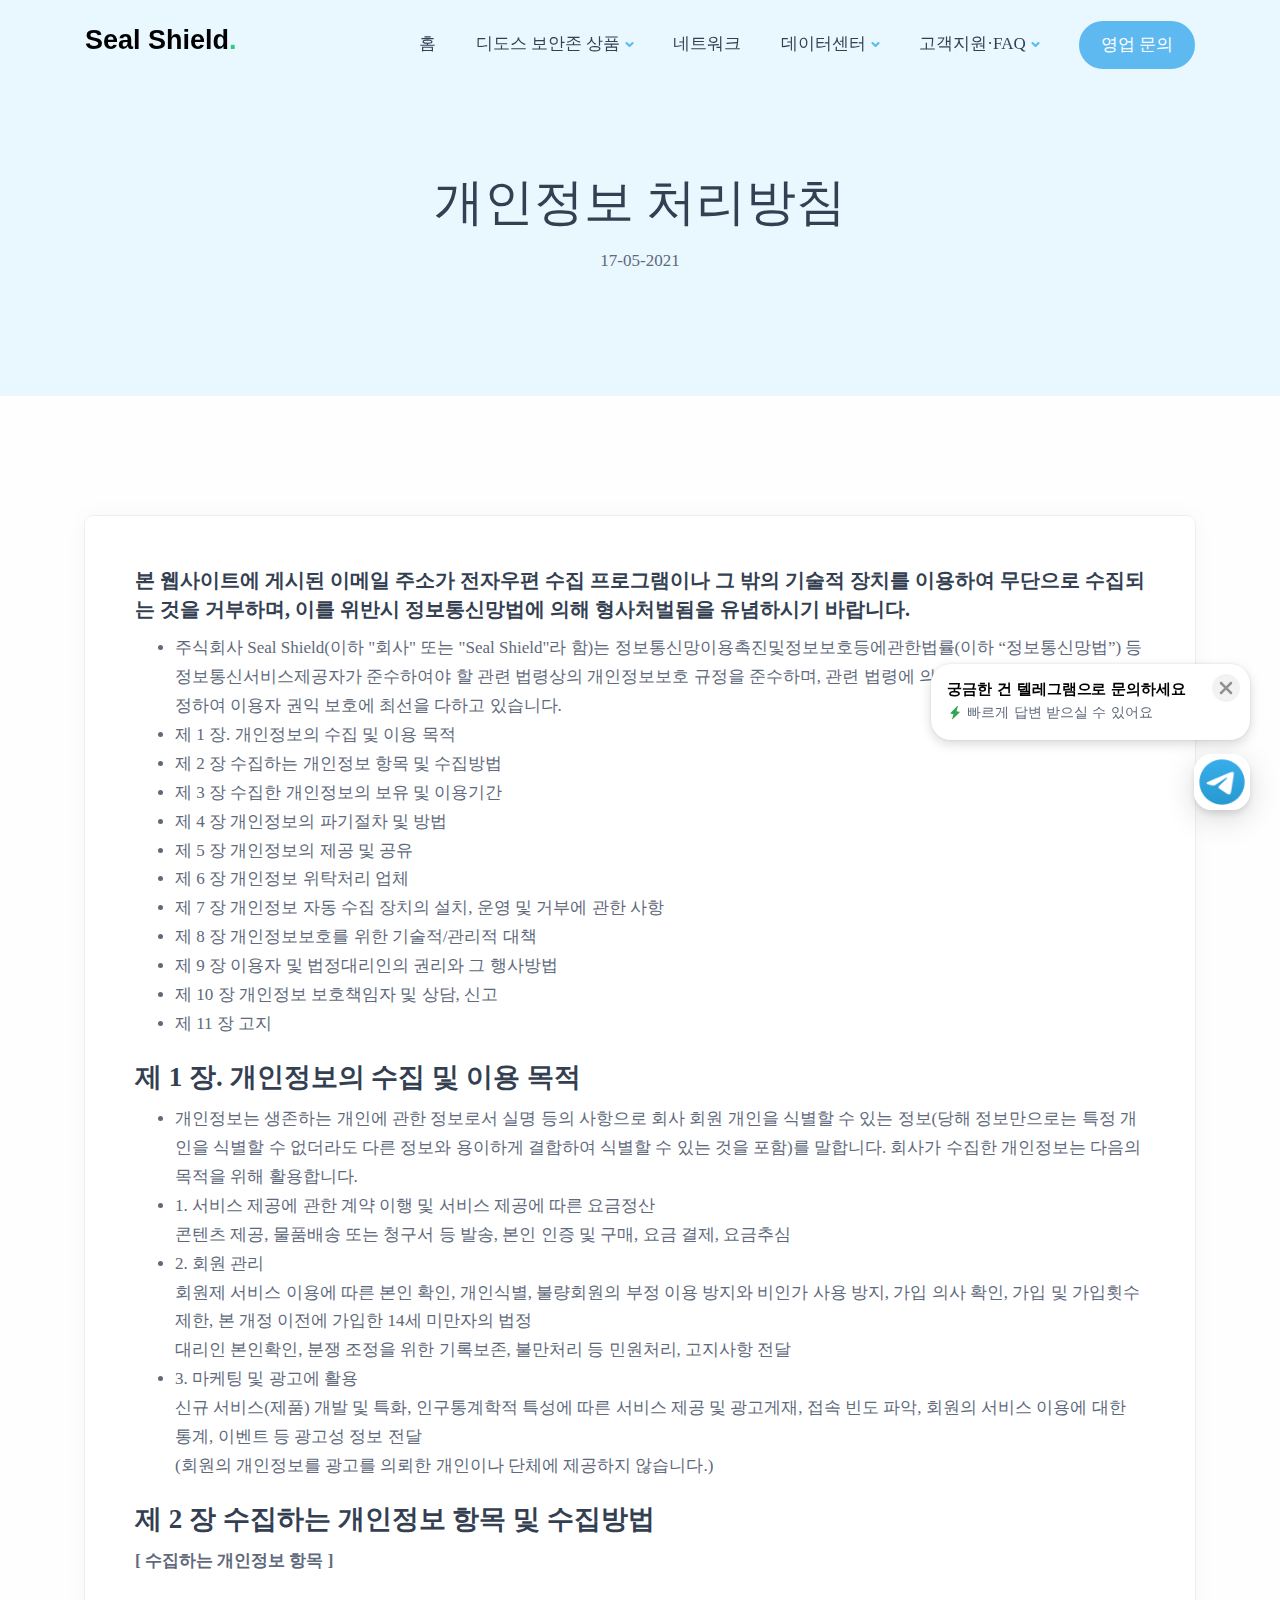
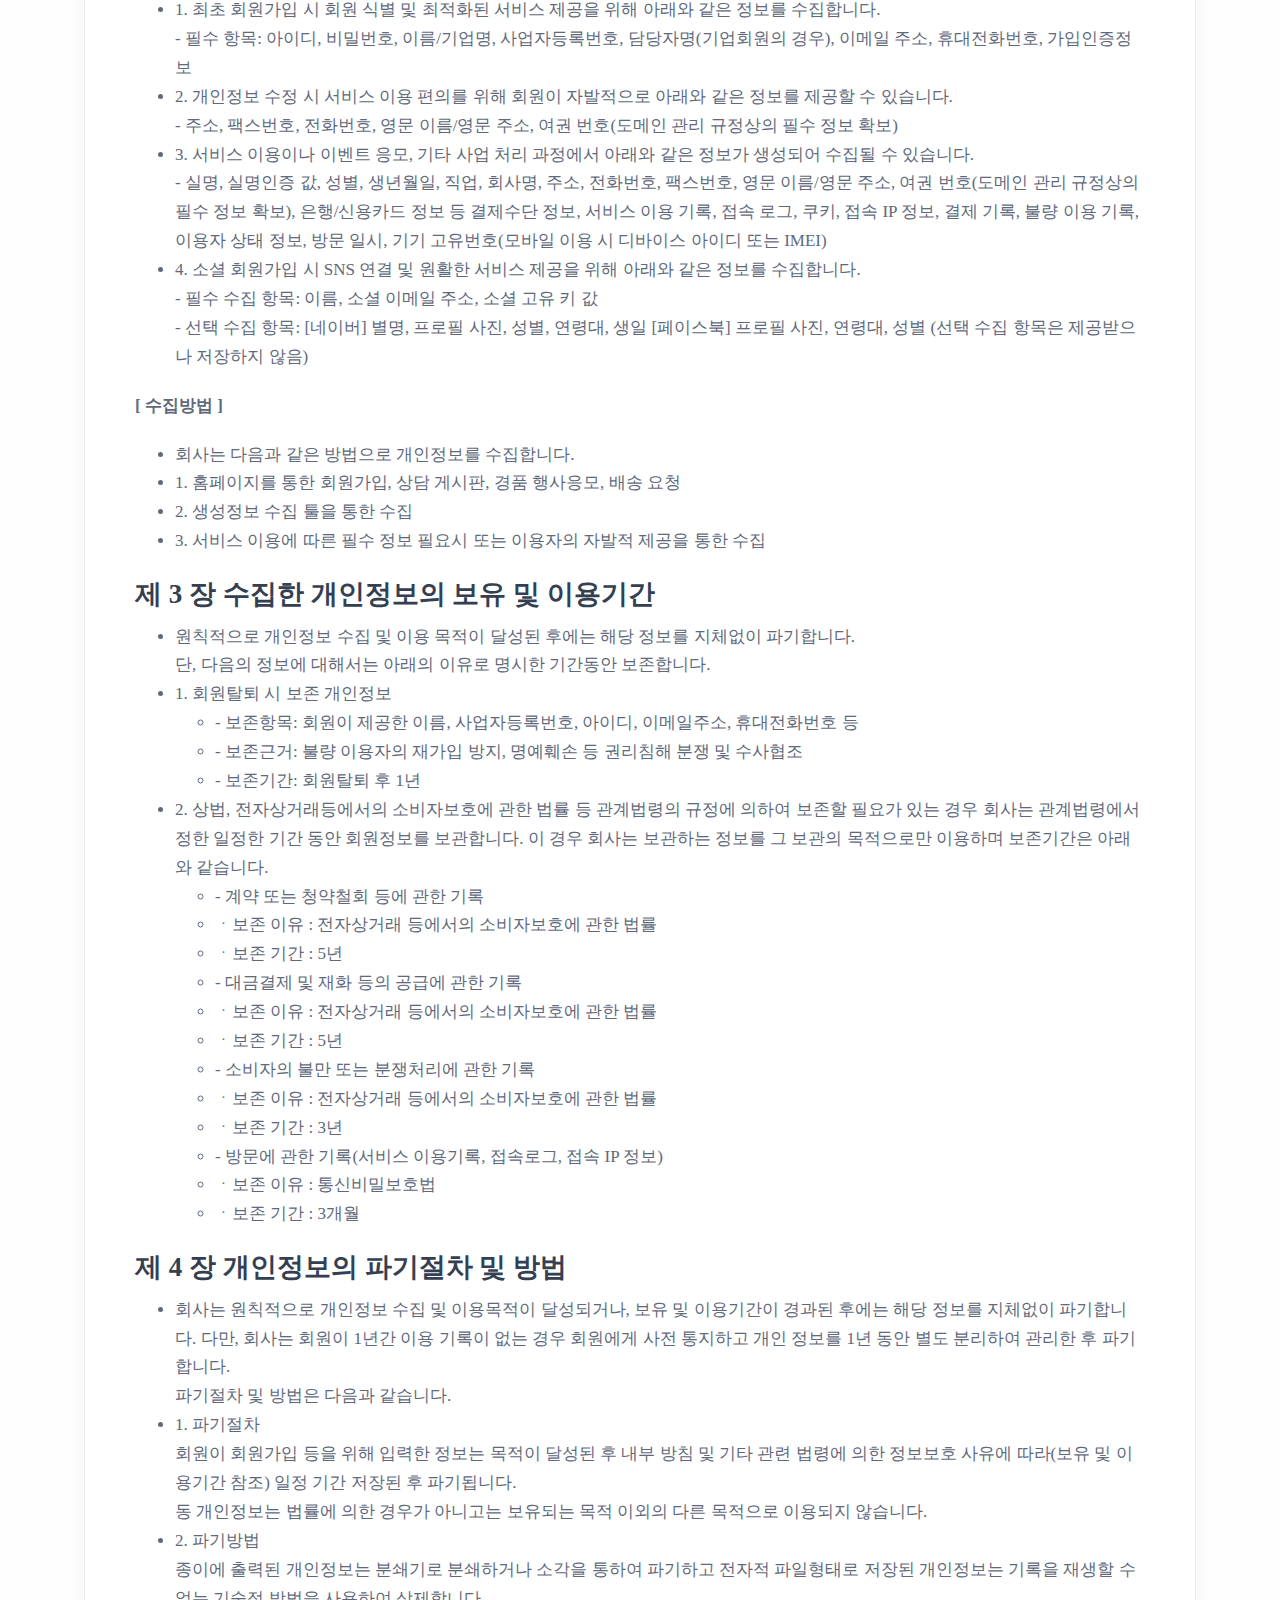
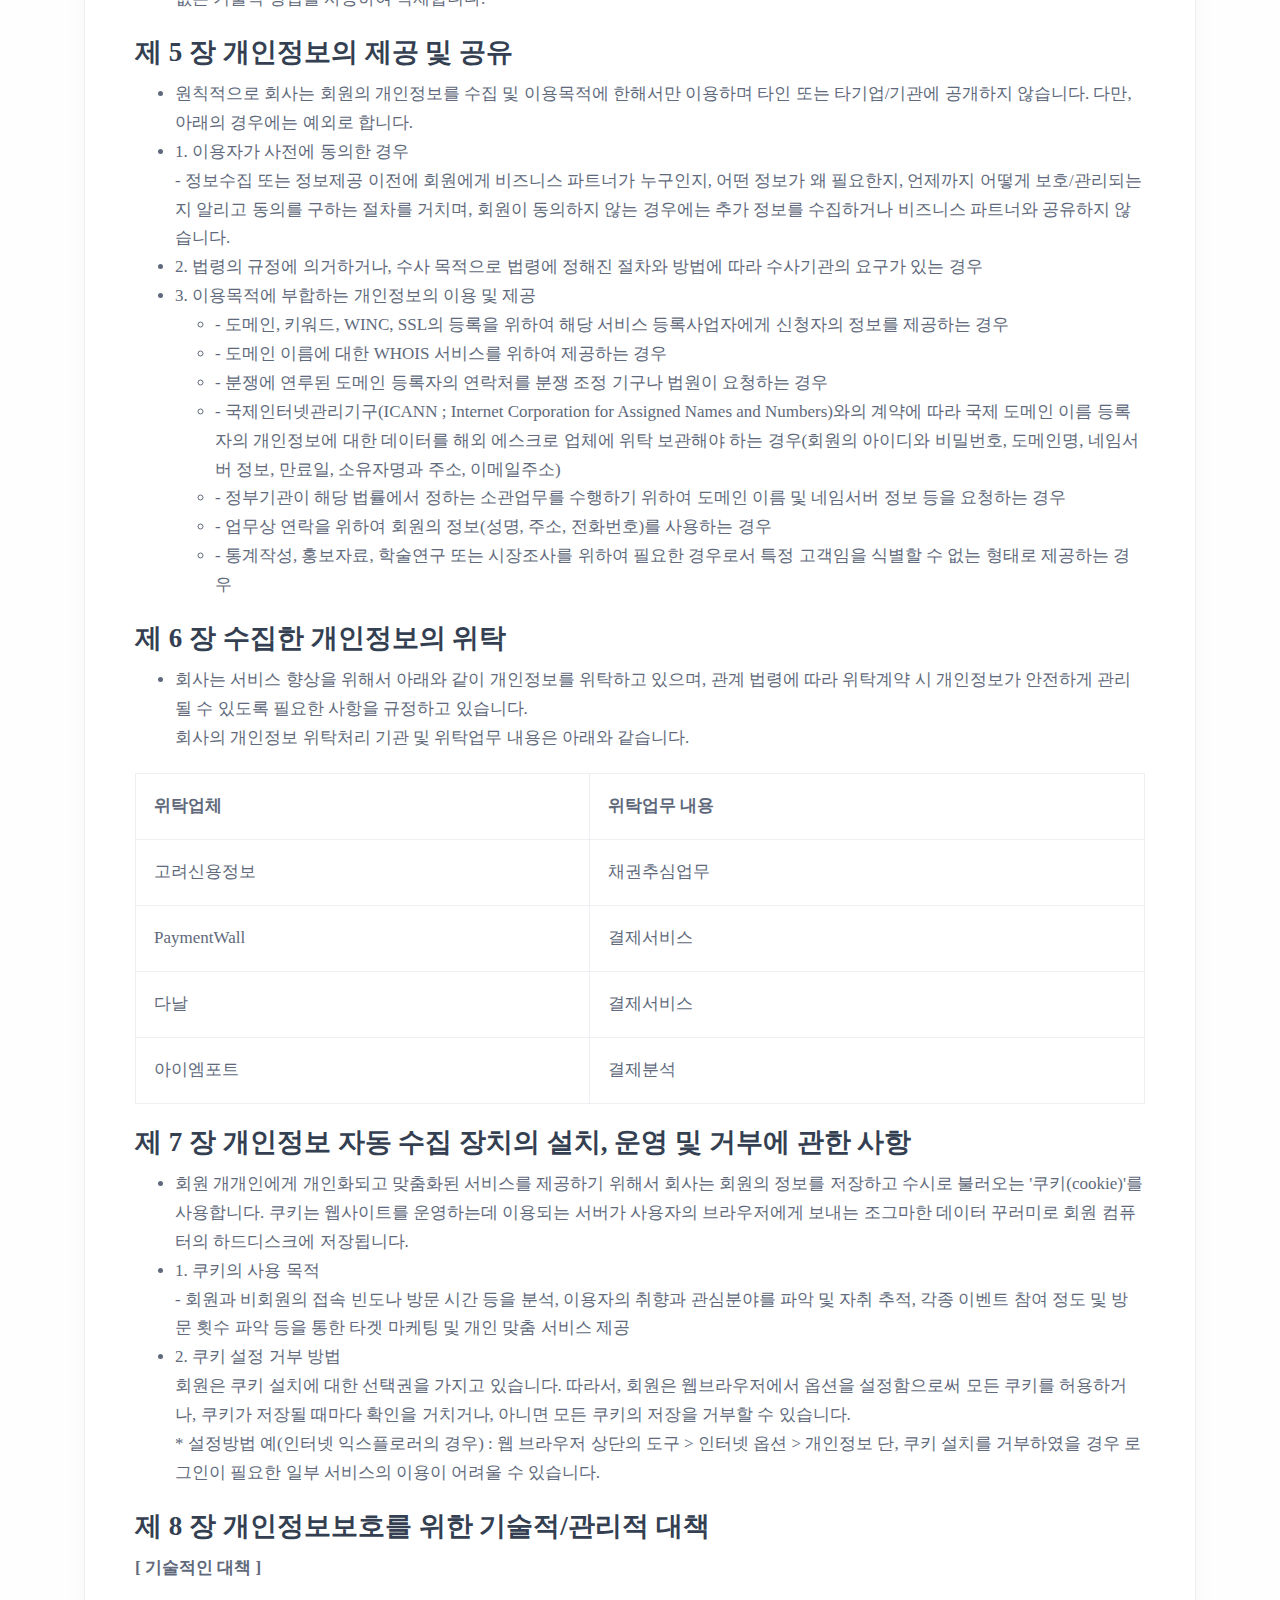
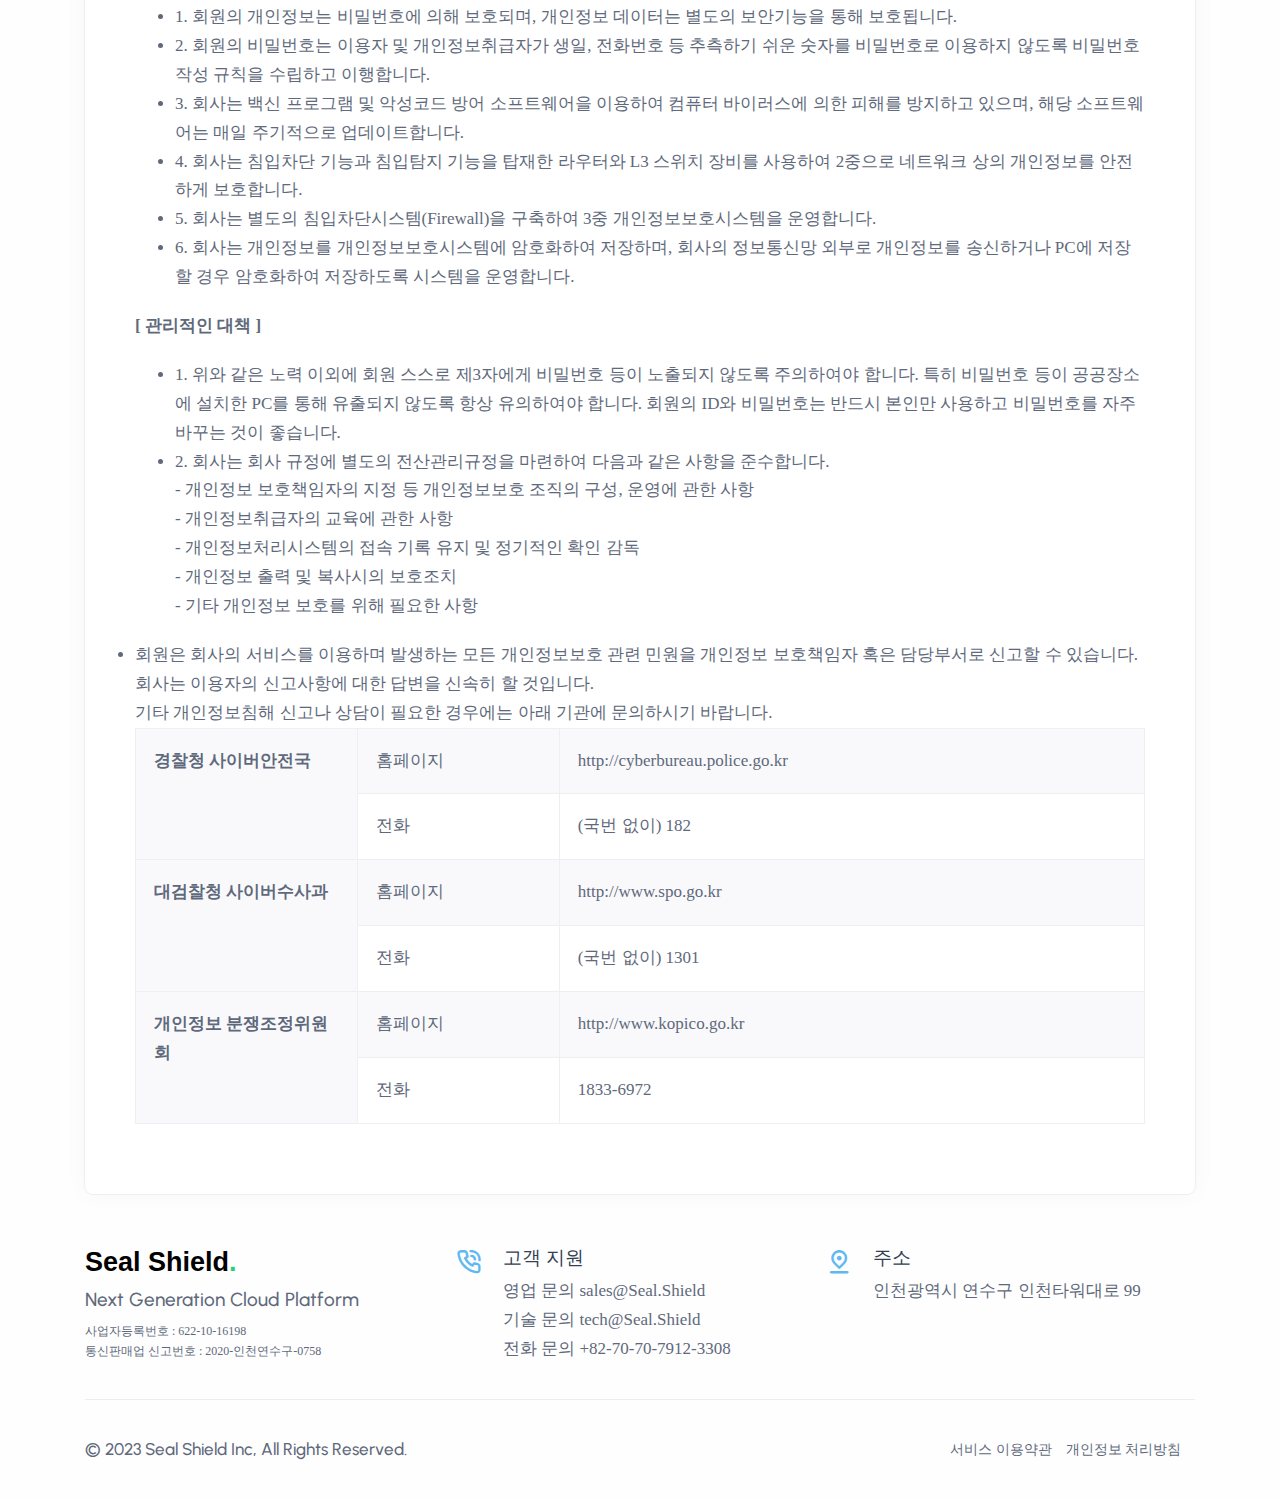
<file: privacy.html>
<!DOCTYPE html>
<html lang="en">

<head>
  <meta charset="utf-8">
  <meta name="viewport" content="width=device-width, initial-scale=1.0">
  <title>Seal Shield</title>
  <link rel="shortcut icon" href="./static/img/favicon.png">
  <link rel="stylesheet" href="./static/css/plugins.css">
  <link rel="stylesheet" href="./static/css/style.css">
  <link rel="stylesheet" href="./static/css/colors/sky.css">
  <link rel="preload" href="./static/css/fonts/urbanist.css" as="style" onload="this.rel='stylesheet'">
  <link rel="stylesheet" href="./static/css/common.css">
  <link rel="stylesheet" href="https://webfontworld.github.io/naver/NanumSquare.css">
  <style>
    .hangle {
      font-family: 'NanumSquare';
      font-weight: 450;
    }
  </style>
</head>

<body>
  <div class="content-wrapper">
    <header class="wrapper bg-soft-primary">
      <nav class="navbar navbar-expand-lg classic transparent navbar-light">
        <div class="container flex-lg-row flex-nowrap align-items-center">
          <div class="navbar-brand w-100">
            <a href="./index.html">
              <h2 class="logo-dark" style="color: #000000; font-family: Poppins, sans-serif; font-weight: 600;">Seal Shield<d style="color: #27cf7b;">.</d>
              </h2>
              <h2 class="logo-light" style="color: #000000; font-family: Poppins, sans-serif; font-weight: 600;">Seal Shield<d style="color: #27cf7b;">.</d>
              </h2>
            </a>
          </div>
          <div class="navbar-collapse offcanvas offcanvas-nav offcanvas-start">
            <div class="offcanvas-header d-lg-none">
              <h3 class="text-white fs-30 mb-0">Seal Shield</h3>
              <button type="button" class="btn-close btn-close-white" data-bs-dismiss="offcanvas"
                aria-label="Close"></button>
            </div>
            <div class="offcanvas-body ms-lg-auto d-flex flex-column h-100">
              <ul class="navbar-nav">
                <li class="nav-item dropdown dropdown-mega">
                  <a class="nav-link hangle" href="./index.html">홈</a>
                </li>
                <li class="nav-item dropdown">
                  <a class="nav-link dropdown-toggle hangle" href="javascript:void(0);" data-bs-toggle="dropdown">디도스 보안존 상품</a>
                  <div class="dropdown-menu dropdown-lg">
                    <div class="dropdown-lg-content">
                      <div>
                        <h6 class="dropdown-header">Compute</h6>
                        <ul class="list-unstyled">
                          <li><a class="dropdown-item hangle" href="./virtualServer.html">가상 서버</a></li>
                          <li><a class="dropdown-item hangle" href="./dedicatedServer.html">단독 서버</a></li>
                          <li><a class="dropdown-item hangle" href="./japanDedicatedServer.html">일본 단독 서버</a></li>
                        </ul>
                      </div>
                      <div>
                        <h6 class="dropdown-header">Network</h6>
                        <ul class="list-unstyled">
                          <li><a class="dropdown-item hangle" href="./bypassDefense.html">우회 방어 회선 연동</a></li>
                        </ul>
                      </div>
                      <div>
                        <h6 class="dropdown-header">Datacenter</h6>
                        <ul class="list-unstyled">
                          <li><a class="dropdown-item hangle" href="javascript:void(0);">코로케이션</a></li>
                          <li><a class="dropdown-item hangle" href="javascript:void(0);">클라우드플레어 스펙트럼</a></li>
                        </ul>
                      </div>
                    </div>
                  </div>
                </li>
                <li class="nav-item dropdown">
                  <a class="nav-link hangle" href="./network.html">네트워크</a>
                </li>
                <li class="nav-item dropdown">
                  <a class="nav-link dropdown-toggle hangle" href="javascript:void(0);" data-bs-toggle="dropdown">데이터센터</a>
                  <ul class="dropdown-menu">
                    <li class="dropdown dropdown-submenu dropend"><a class="dropdown-item dropdown-toggle hangle"
                        href="javascript:void(0);" data-bs-toggle="dropdown">대한민국</a>
                      <ul class="dropdown-menu">
                        <li class="nav-item"><a class="dropdown-item" href="javascript:void(0);">KT Clean-Zone</a></li>
                        <li class="nav-item"><a class="dropdown-item" href="javascript:void(0);">SK Clean-Zone</a></li>
                        <li class="nav-item"><a class="dropdown-item" href="javascript:void(0);">Kinx Clean-Zone</a></li>
                      </ul>
                    </li>
                    <li class="dropdown dropdown-submenu dropend"><a class="dropdown-item dropdown-toggle hangle"
                        href="javascript:void(0);" data-bs-toggle="dropdown">일본</a>
                      <ul class="dropdown-menu">
                        <li class="nav-item"><a class="dropdown-item" href="javascript:void(0);">Tokyo-IDC</a></li>
                      </ul>
                    </li>
                    <li class="dropdown dropdown-submenu dropend"><a class="dropdown-item dropdown-toggle hangle"
                        href="javascript:void(0);" data-bs-toggle="dropdown">미국</a>
                      <ul class="dropdown-menu">
                        <li class="nav-item"><a class="dropdown-item" href="javascript:void(0);">Cloudflare 대한민국 리전</a></li>
                      </ul>
                    </li>
                  </ul>
                </li>
                <li class="nav-item dropdown">
                  <a class="nav-link dropdown-toggle hangle" href="javascript:void(0);" data-bs-toggle="dropdown">고객지원·FAQ</a>
                  <ul class="dropdown-menu">
                    <li class="nav-item"><a class="dropdown-item hangle" href="./contact.html">연락처</a></li>
                    <li class="dropdown dropdown-submenu dropend"><a class="dropdown-item dropdown-toggle hangle"
                        href="javascript:void(0);" data-bs-toggle="dropdown">법률</a>
                      <ul class="dropdown-menu">
                        <li class="nav-item"><a class="dropdown-item hangle" href="./term.html">서비스 이용약관</a></li>
                        <li class="nav-item"><a class="dropdown-item hangle" href="./privacy.html">개인정보 처리방침</a></li>
                      </ul>
                    </li>
                  </ul>
                </li>
              </ul>
              <!-- /.navbar-nav -->
              <div class="offcanvas-footer d-lg-none">
                <div>
                  <a href="mailto:tech@Seal.Shield" class="link-inverse">tech@Seal.Shield</a>
                  <br /> +82-70-70-7912-3308<br />
                </div>
              </div>
              <!-- /.offcanvas-footer -->
            </div>
            <!-- /.offcanvas-body -->
          </div>
          <!-- /.navbar-collapse -->
          <div class="navbar-other ms-lg-4">
            <ul class="navbar-nav flex-row align-items-center ms-auto">
              <li class="nav-item d-none d-md-block">
                <a href="./contact.html" class="btn btn-sm btn-primary rounded-pill hangle">영업 문의</a>
              </li>
              <li class="nav-item d-lg-none">
                <button class="hamburger offcanvas-nav-btn"><span></span></button>
              </li>
            </ul>
            <!-- /.navbar-nav -->
          </div>
          <!-- /.navbar-other -->
        </div>
        <!-- /.container -->
      </nav>
      <!-- /.navbar -->
    </header>
    <!-- /header -->






    <section class="wrapper bg-soft-primary">
      <div class="container pt-10 pb-12 pt-md-14 pb-md-16 text-center">
        <div class="row">
          <div class="col-md-10 col-lg-8 col-xl-7 col-xxl-6 mx-auto">
            <h1 class="display-1 mb-3 hangle">개인정보 처리방침</h1>
            <nav class="d-inline-block hangle" aria-label="breadcrumb">
              17-05-2021
            </nav>
            <!-- /nav -->
          </div>
          <!-- /column -->
        </div>
        <!-- /.row -->
      </div>
      <!-- /.container -->
    </section>
    <!-- /section -->
    <div class="container">
        <div class="">
          <section class="wrapper pt-16">
            <div class="card hangle">
              <div class="card-body p-10">
				<h4>
					본 웹사이트에 게시된 이메일 주소가 전자우편 수집 프로그램이나 그 밖의 기술적 장치를 이용하여 무단으로 수집되는 것을 거부하며, 이를 위반시 정보통신망법에 의해 형사처벌됨을 유념하시기 바랍니다.
				</h4>
				<ul>
					<li>주식회사 Seal Shield(이하 "회사" 또는 "Seal Shield"라 함)는 정보통신망이용촉진및정보보호등에관한법률(이하 “정보통신망법”) 등 정보통신서비스제공자가 준수하여야 할 관련 법령상의 개인정보보호 규정을 준수하며, 관련 법령에 의거한 개인정보처리방침을 정하여 이용자 권익 보호에 최선을 다하고 있습니다.</li>
					<li class="Pt18">제 1 장. 개인정보의 수집 및 이용 목적</li>
					<li>제 2 장 수집하는 개인정보 항목 및 수집방법</li>
					<li>제 3 장 수집한 개인정보의 보유 및 이용기간</li>
					<li>제 4 장 개인정보의 파기절차 및 방법</li>
					<li>제 5 장 개인정보의 제공 및 공유</li>
					<li>제 6 장 개인정보 위탁처리 업체</li>
					<li>제 7 장 개인정보 자동 수집 장치의 설치, 운영 및 거부에 관한 사항</li>
					<li>제 8 장 개인정보보호를 위한 기술적/관리적 대책</li>
					<li>제 9 장 이용자 및 법정대리인의 권리와 그 행사방법</li>
					<li>제 10 장 개인정보 보호책임자 및 상담, 신고</li>
					<li>제 11 장 고지</li>
				</ul>
				<h2>제 1 장. 개인정보의 수집 및 이용 목적</h2>
				<ul>
					<li>
						개인정보는 생존하는 개인에 관한 정보로서 실명 등의 사항으로 회사 회원 개인을 식별할 수 있는 정보(당해 정보만으로는 특정 개인을 식별할 수 없더라도 다른 정보와 용이하게 결합하여 식별할 수 있는 것을 포함)를 말합니다. 회사가 수집한 개인정보는 다음의 목적을 위해 활용합니다.
					</li>
					<li>1. 서비스 제공에 관한 계약 이행 및 서비스 제공에 따른 요금정산<br>콘텐츠 제공, 물품배송 또는 청구서 등 발송, 본인 인증 및 구매, 요금 결제, 요금추심</li>
					<li>2. 회원 관리<br>회원제 서비스 이용에 따른 본인 확인, 개인식별, 불량회원의 부정 이용 방지와 비인가 사용 방지, 가입 의사 확인, 가입 및 가입횟수 제한, 본 개정 이전에 가입한 14세 미만자의 법정<br>대리인 본인확인, 분쟁 조정을 위한 기록보존, 불만처리 등 민원처리, 고지사항 전달</li>
					<li>3. 마케팅 및 광고에 활용<br>신규 서비스(제품) 개발 및 특화, 인구통계학적 특성에 따른 서비스 제공 및 광고게재, 접속 빈도 파악, 회원의 서비스 이용에 대한 통계, 이벤트 등 광고성 정보 전달 <br> (회원의 개인정보를 광고를 의뢰한 개인이나 단체에 제공하지 않습니다.) </li>
				</ul>
				<h2>제 2 장 수집하는 개인정보 항목 및 수집방법</h2>
				<p><strong>[ 수집하는 개인정보 항목 ]</strong></p>
				<ul class="oneStep Pt0">
					<li>1. 최초 회원가입 시 회원 식별 및 최적화된 서비스 제공을 위해 아래와 같은 정보를 수집합니다.<br>- 필수 항목: 아이디, 비밀번호, 이름/기업명, 사업자등록번호, 담당자명(기업회원의 경우), 이메일 주소, 휴대전화번호, 가입인증정보</li>
					<li>2. 개인정보 수정 시 서비스 이용 편의를 위해 회원이 자발적으로 아래와 같은 정보를 제공할 수 있습니다.<br>- 주소, 팩스번호, 전화번호, 영문 이름/영문 주소, 여권 번호(도메인 관리 규정상의 필수 정보 확보)</li>
					<li>3. 서비스 이용이나 이벤트 응모, 기타 사업 처리 과정에서 아래와 같은 정보가 생성되어 수집될 수 있습니다.<br>- 실명, 실명인증 값, 성별, 생년월일, 직업, 회사명, 주소, 전화번호, 팩스번호, 영문 이름/영문 주소, 여권 번호(도메인 관리 규정상의 필수 정보 확보), 은행/신용카드 정보 등 결제수단 정보, 서비스 이용 기록, 접속 로그, 쿠키, 접속 IP 정보, 결제 기록, 불량 이용 기록, 이용자 상태 정보, 방문 일시, 기기 고유번호(모바일 이용 시 디바이스 아이디 또는 IMEI)</li>
					<li>4. 소셜 회원가입 시 SNS 연결 및 원활한 서비스 제공을 위해 아래와 같은 정보를 수집합니다.<br>
					- 필수 수집 항목: 이름, 소셜 이메일 주소, 소셜 고유 키 값<br>
					- 선택 수집 항목: [네이버] 별명, 프로필 사진, 성별, 연령대, 생일 [페이스북] 프로필 사진, 연령대, 성별 (선택 수집 항목은 제공받으나 저장하지 않음)
					</li>
				</ul>
				<p><strong>[ 수집방법 ]</strong></p>
				<ul class="oneStep Pt0">
					<li>회사는 다음과 같은 방법으로 개인정보를 수집합니다.</li>
					<li>1. 홈페이지를 통한 회원가입, 상담 게시판, 경품 행사응모, 배송 요청</li>
					<li>2. 생성정보 수집 툴을 통한 수집</li>
					<li>3. 서비스 이용에 따른 필수 정보 필요시 또는 이용자의 자발적 제공을 통한 수집</li>
				</ul>
				<h2>제 3 장 수집한 개인정보의 보유 및 이용기간</h2>
				<ul>
					<li>원칙적으로 개인정보 수집 및 이용 목적이 달성된 후에는 해당 정보를 지체없이 파기합니다. <br>단, 다음의 정보에 대해서는 아래의 이유로 명시한 기간동안 보존합니다.</li>
					<li>1. 회원탈퇴 시 보존 개인정보<br>
						<ul>
							<li>- 보존항목: 회원이 제공한 이름, 사업자등록번호, 아이디, 이메일주소, 휴대전화번호 등</li>
							<li>- 보존근거: 불량 이용자의 재가입 방지, 명예훼손 등 권리침해 분쟁 및 수사협조</li>
							<li>- 보존기간: 회원탈퇴 후 1년</li>
						</ul>
					</li>
					<li>2. 상법, 전자상거래등에서의 소비자보호에 관한 법률 등 관계법령의 규정에 의하여 보존할 필요가 있는 경우 회사는 관계법령에서 정한 일정한 기간 동안 회원정보를 보관합니다. 이 경우 회사는 보관하는 정보를 그 보관의 목적으로만 이용하며 보존기간은 아래와 같습니다.<br>
						<ul>
							<li>- 계약 또는 청약철회 등에 관한 기록</li>
							<li>ㆍ보존 이유 : 전자상거래 등에서의 소비자보호에 관한 법률</li>
							<li>ㆍ보존 기간 : 5년</li>
							<li>- 대금결제 및 재화 등의 공급에 관한 기록</li>
							<li>ㆍ보존 이유 : 전자상거래 등에서의 소비자보호에 관한 법률</li>
							<li>ㆍ보존 기간 : 5년</li>
							<li>- 소비자의 불만 또는 분쟁처리에 관한 기록</li>
							<li>ㆍ보존 이유 : 전자상거래 등에서의 소비자보호에 관한 법률</li>
							<li>ㆍ보존 기간 : 3년</li>
							<li>- 방문에 관한 기록(서비스 이용기록, 접속로그, 접속 IP 정보)</li>
							<li>ㆍ보존 이유 : 통신비밀보호법</li>
							<li>ㆍ보존 기간 : 3개월</li>
						</ul>
					</li>
				</ul>
				<h2>제 4 장 개인정보의 파기절차 및 방법</h2>
				<ul>
					<li>회사는 원칙적으로 개인정보 수집 및 이용목적이 달성되거나, 보유 및 이용기간이 경과된 후에는 해당 정보를 지체없이 파기합니다. 다만, 회사는 회원이 1년간 이용 기록이 없는 경우 회원에게 사전 통지하고 개인 정보를 1년 동안 별도 분리하여 관리한 후 파기합니다.<br>파기절차 및 방법은 다음과 같습니다.</li>
					<li>1. 파기절차<br>회원이 회원가입 등을 위해 입력한 정보는 목적이 달성된 후 내부 방침 및 기타 관련 법령에 의한 정보보호 사유에 따라(보유 및 이용기간 참조) 일정 기간 저장된 후 파기됩니다.<br>동 개인정보는 법률에 의한 경우가 아니고는 보유되는 목적 이외의 다른 목적으로 이용되지 않습니다.</li>
					<li>2. 파기방법<br>종이에 출력된 개인정보는 분쇄기로 분쇄하거나 소각을 통하여 파기하고 전자적 파일형태로 저장된 개인정보는 기록을 재생할 수 없는 기술적 방법을 사용하여 삭제합니다.</li>
				</ul>
				<h2>제 5 장 개인정보의 제공 및 공유</h2>
				<ul>
					<li>원칙적으로 회사는 회원의 개인정보를 수집 및 이용목적에 한해서만 이용하며 타인 또는 타기업/기관에 공개하지 않습니다. 다만, 아래의 경우에는 예외로 합니다.</li>
					<li>1. 이용자가 사전에 동의한 경우<br>- 정보수집 또는 정보제공 이전에 회원에게 비즈니스 파트너가 누구인지, 어떤 정보가 왜 필요한지, 언제까지 어떻게 보호/관리되는지 알리고 동의를 구하는 절차를 거치며, 회원이 동의하지 않는 경우에는 추가 정보를 수집하거나 비즈니스 파트너와 공유하지 않습니다.</li>
					<li>2. 법령의 규정에 의거하거나, 수사 목적으로 법령에 정해진 절차와 방법에 따라 수사기관의 요구가 있는 경우</li>
					<li>3. 이용목적에 부합하는 개인정보의 이용 및 제공<br>
						<ul>
							<li>- 도메인, 키워드, WINC, SSL의 등록을 위하여 해당 서비스 등록사업자에게 신청자의 정보를 제공하는 경우</li>
							<li>- 도메인 이름에 대한 WHOIS 서비스를 위하여 제공하는 경우</li>
							<li>- 분쟁에 연루된 도메인 등록자의 연락처를 분쟁 조정 기구나 법원이 요청하는 경우</li>
							<li>- 국제인터넷관리기구(ICANN ; Internet Corporation for Assigned Names and Numbers)와의 계약에 따라 국제 도메인 이름 등록자의 개인정보에 대한 데이터를 해외 에스크로 업체에 위탁 보관해야 하는 경우(회원의 아이디와 비밀번호, 도메인명, 네임서버 정보, 만료일, 소유자명과 주소, 이메일주소)</li>
							<li>- 정부기관이 해당 법률에서 정하는 소관업무를 수행하기 위하여 도메인 이름 및 네임서버 정보 등을 요청하는 경우</li>
							<li>- 업무상 연락을 위하여 회원의 정보(성명, 주소, 전화번호)를 사용하는 경우</li>
							<li>- 통계작성, 홍보자료, 학술연구 또는 시장조사를 위하여 필요한 경우로서 특정 고객임을 식별할 수 없는 형태로 제공하는 경우 </li>
						</ul>
					</li>
				</ul>
				<h2>제 6 장 수집한 개인정보의 위탁</h2>
				<ul>
					<li>회사는 서비스 향상을 위해서 아래와 같이 개인정보를 위탁하고 있으며, 관계 법령에 따라 위탁계약 시 개인정보가 안전하게 관리될 수 있도록 필요한 사항을 규정하고 있습니다.<br>회사의 개인정보 위탁처리 기관 및 위탁업무 내용은 아래와 같습니다.</li>
				</ul>
				<div>
					<table class="table table-bordered table-has-caption">
						<colgroup>
							<col width="45%">
							<col width="55%">
						</colgroup>
						<tbody>
							<tr>
								<th scope="col">위탁업체</th>
								<th scope="col">위탁업무 내용</th>
							</tr>
							<tr>
								<td class="midtxt leftLine">고려신용정보</td>
								<td class="midtxt">채권추심업무</td>
							</tr>
							<tr>
								<td class="midtxt leftLine">PaymentWall</td>
								<td class="midtxt">결제서비스</td>
							</tr>									
							<tr>
								<td class="midtxt leftLine">다날</td>
								<td class="midtxt">결제서비스</td>
							</tr>
							<tr>
								<td class="midtxt leftLine">아이엠포트</td>
								<td class="midtxt">결제분석</td>
							</tr>									
						</tbody>
					</table>
				</div>
				<h2>제 7 장 개인정보 자동 수집 장치의 설치, 운영 및 거부에 관한 사항</h2>
				<ul>
					<li>회원 개개인에게 개인화되고 맞춤화된 서비스를 제공하기 위해서 회사는 회원의 정보를 저장하고 수시로 불러오는 '쿠키(cookie)'를 사용합니다. 쿠키는 웹사이트를 운영하는데 이용되는 서버가 사용자의 브라우저에게 보내는 조그마한 데이터 꾸러미로 회원 컴퓨터의 하드디스크에 저장됩니다.</li>
					<li>1. 쿠키의 사용 목적<br> - 회원과 비회원의 접속 빈도나 방문 시간 등을 분석, 이용자의 취향과 관심분야를 파악 및 자취 추적, 각종 이벤트 참여 정도 및 방문 횟수 파악 등을 통한 타겟 마케팅 및 개인 맞춤 서비스 제공</li>
					<li>2. 쿠키 설정 거부 방법<br> 회원은 쿠키 설치에 대한 선택권을 가지고 있습니다. 따라서, 회원은 웹브라우저에서 옵션을 설정함으로써 모든 쿠키를 허용하거나, 쿠키가 저장될 때마다 확인을 거치거나, 아니면 모든 쿠키의 저장을 거부할 수 있습니다.<br> * 설정방법 예(인터넷 익스플로러의 경우) : 웹 브라우저 상단의 도구 &gt; 인터넷 옵션 &gt; 개인정보 단, 쿠키 설치를 거부하였을 경우 로그인이 필요한 일부 서비스의 이용이 어려울 수 있습니다.</li>
				</ul>
				<h2>제 8 장 개인정보보호를 위한 기술적/관리적 대책</h2>
				<p><strong>[ 기술적인 대책 ]</strong></p>
				<ul class="oneStep Pt0">
					<li>1. 회원의 개인정보는 비밀번호에 의해 보호되며, 개인정보 데이터는 별도의 보안기능을 통해 보호됩니다.</li>
					<li>2. 회원의 비밀번호는 이용자 및 개인정보취급자가 생일, 전화번호 등 추측하기 쉬운 숫자를 비밀번호로 이용하지 않도록 비밀번호 작성 규칙을 수립하고 이행합니다.</li>
					<li>3. 회사는 백신 프로그램 및 악성코드 방어 소프트웨어을 이용하여 컴퓨터 바이러스에 의한 피해를 방지하고 있으며, 해당 소프트웨어는 매일 주기적으로 업데이트합니다.</li>
					<li>4. 회사는 침입차단 기능과 침입탐지 기능을 탑재한 라우터와 L3 스위치 장비를 사용하여 2중으로 네트워크 상의 개인정보를 안전하게 보호합니다.</li>
					<li>5. 회사는 별도의 침입차단시스템(Firewall)을 구축하여 3중 개인정보보호시스템을 운영합니다.</li>
					<li>6. 회사는 개인정보를 개인정보보호시스템에 암호화하여 저장하며, 회사의 정보통신망 외부로 개인정보를 송신하거나 PC에 저장할 경우 암호화하여 저장하도록 시스템을 운영합니다.</li>
				</ul>
				<p><strong>[ 관리적인 대책 ]</strong></p>
				<ul class="oneStep Pt0">
					<li>1. 위와 같은 노력 이외에 회원 스스로 제3자에게 비밀번호 등이 노출되지 않도록 주의하여야 합니다. 특히 비밀번호 등이 공공장소에 설치한 PC를 통해 유출되지 않도록 항상 유의하여야 합니다. 회원의 ID와 비밀번호는 반드시 본인만 사용하고 비밀번호를 자주 바꾸는 것이 좋습니다.</li>
					<li>2. 회사는 회사 규정에 별도의 전산관리규정을 마련하여 다음과 같은 사항을 준수합니다.<br>
						- 개인정보 보호책임자의 지정 등 개인정보보호 조직의 구성, 운영에 관한 사항<br>
						- 개인정보취급자의 교육에 관한 사항<br>
						- 개인정보처리시스템의 접속 기록 유지 및 정기적인 확인 감독<br>
						- 개인정보 출력 및 복사시의 보호조치<br>
						- 기타 개인정보 보호를 위해 필요한 사항
					</li>
				</ul>
					<li>회원은 회사의 서비스를 이용하며 발생하는 모든 개인정보보호 관련 민원을 개인정보 보호책임자 혹은 담당부서로 신고할 수 있습니다.<br>  회사는 이용자의 신고사항에 대한 답변을 신속히 할 것입니다.<br>기타 개인정보침해 신고나 상담이 필요한 경우에는 아래 기관에 문의하시기 바랍니다. </li>
				</ul>
				<table class="table table-bordered table-striped table-responsive" style="width:100%" cellspacing="0" cellpadding="0">
					<colgroup>
						<col width="22%">
						<col width="20%">
						<col width="58%">
					</colgroup>
					<tbody>
						<tr>
							<th scope="row" rowspan="2">경찰청 사이버안전국</th>
							<td class="border_right">홈페이지</td>
							<td>http://cyberbureau.police.go.kr</td>
						</tr>
						<tr>
							<td class="border_right">전화</td>
							<td>(국번 없이) 182</td>
						</tr>
						<tr>
							<th scope="row" rowspan="2">대검찰청 사이버수사과</th>
							<td class="border_right">홈페이지</td>
							<td>http://www.spo.go.kr</td>
						</tr>
						<tr>
							<td class="border_right">전화</td>
							<td>(국번 없이) 1301</td>
						</tr>
						<tr>
							<th scope="row" rowspan="2">개인정보 분쟁조정위원회</th>
							<td class="border_right">홈페이지</td>
							<td>http://www.kopico.go.kr</td>
						</tr>
						<tr>
							<td class="border_right">전화</td>
							<td>1833-6972</td>
						</tr>
					</tbody>
				</table>
              </div>
              <!--/.card-body -->
            </div>
            <!--/.card -->
          </section>
        </div>
        <!-- /column -->
      </div>
      <!-- /.row -->
    </div>
    <!-- /.container -->
  </div>





  </div>
  <!-- /.content-wrapper -->
  <footer>
    <div class="container pt-10 pb-7">
      <div class="row gx-lg-0 gy-6">
        <div class="col-lg-4">
          <div class="widget">
            <h2 class="logo-dark mb-1" style="color: #000000; font-family: Poppins, sans-serif; font-weight: 600;">Seal
              Shield<d style="color: #27cf7b;">.</d>
            </h2>
            <p class="lead mb-1">Next Generation Cloud Platform</p>
            <p class="mb-0 hangle" style="font-size: .6rem;">
              사업자등록번호 : 622-10-16198<br>
              통신판매업 신고번호 : 2020-인천연수구-0758<br>
            </p>
          </div>
          <!-- /.widget -->
        </div>
        <!-- /column -->
        <div class="col-lg-4">
          <div class="widget">
            <div class="d-flex flex-row">
              <div>
                <div class="icon text-primary fs-28 me-4 mt-n1"> <i class="uil uil-phone-volume"></i> </div>
              </div>
              <div>
                <h5 class="mb-1 hangle">고객 지원</h5>
                <p class="mb-0 hangle">영업 문의 sales@Seal.Shield<br />기술 문의 tech@Seal.Shield<br />전화 문의
                  +82-70-70-7912-3308</p>
              </div>
            </div>
            <!--/div -->
          </div>
          <!-- /.widget -->
        </div>
        <!-- /column -->
        <div class="col-lg-4">
          <div class="widget">
            <div class="d-flex flex-row">
              <div>
                <div class="icon text-primary fs-28 me-4 mt-n1"> <i class="uil uil-location-pin-alt"></i> </div>
              </div>
              <div class="align-self-start justify-content-start hangle">
                <h5 class="mb-1 hangle">주소</h5>
                <address>인천광역시 연수구 인천타워대로 99</address>
              </div>
            </div>
            <!--/div -->
          </div>
          <!-- /.widget -->
        </div>
        <!-- /column -->
      </div>
      <!--/.row -->
      <hr class="mt-7 mt-md-7 mb-7" />
      <div class="d-md-flex align-items-center justify-content-between">
        <p class="mb-2 mb-lg-0">© 2023 Seal Shield Inc, All Rights Reserved.</p>
        <nav class="nav mb-0 hangle">
          <a href="./term.html" style="font-size: .7rem; margin: 0 0.7rem 0 0; color: #60697b;">서비스 이용약관</a>
          <a href="./privacy.html" style="font-size: .7rem; margin: 0 0.7rem 0 0; color: #60697b;">개인정보 처리방침</a>
        </nav>
        <!-- /.social -->
      </div>
    </div>
    <!-- /.container -->
  </footer>
  <div class="progress-wrap">
    <svg class="progress-circle svg-content" width="100%" height="100%" viewBox="-1 -1 102 102">
      <path d="M50,1 a49,49 0 0,1 0,98 a49,49 0 0,1 0,-98" />
    </svg>
  </div>
  <script src="./static/js/plugins.js"></script>
  <script src="./static/js/theme.js"></script>
  <script>
    function closePop() {
      var popup = document.getElementsByClassName("kbDpsJ");
      popup[0].style.display = "none";
    }
  </script>
  <article role="dialog" class="PCBubblePopupLayer__PCBubbleWrapper-ch-front__sc-qr66bs-0 kbDpsJ">
    <h2 class="a11y-hidden">Channel Talk pop-up</h2>
    <div class="PCLabelButton__Wrapper-ch-front__sc-1viw4do-1 gcPqyR">
      <button type="button" class="PCLabelButton__LabelButton-ch-front__sc-1viw4do-0 kdbiBm">
        <div class="PCLabelButton__TextWrapper-ch-front__sc-1viw4do-2 iOwXlC">
          <div class="PCLabelButton__Title-ch-front__sc-1viw4do-3 kqRZza">궁금한 건 텔레그램으로 문의하세요</div>
          <div class="PCLabelButton__Status-ch-front__sc-1viw4do-4 jOeHgT">
            <svg xmlns="http://www.w3.org/2000/svg" width="16" height="16" fill="none" viewBox="0 0 24 24"
              foundation="[object Object]" class="Iconstyled__Icon-sc-1iqwu2g-0 iCEngM" data-testid="bezier-react-icon"
              color="bgtxt-green-normal" margintop="0" marginright="0" marginbottom="0" marginleft="0">
              <path fill="currentColor" fill-rule="evenodd"
                d="m18.54 10.226-4.319-1 2.082-7.083c.146-.496-.468-.86-.833-.493L5.146 12.002a.5.5 0 0 0 .242.84l4.32 1-2.084 7.082c-.146.498.468.861.834.494l10.323-10.352a.5.5 0 0 0-.24-.84Z"
                clip-rule="evenodd"></path>
            </svg>빠르게 답변 받으실 수 있어요</span>
          </div>
        </div>
      </button>
      <div class="PCLabelButton__CloseButtonArea-ch-front__sc-1viw4do-7 imEiwF">
        <span class="a11y-hidden">Close</span>
        <button class="PCLabelButton__CloseButton-ch-front__sc-1viw4do-6 flvCTH" onclick="closePop()">
          <svg width="20" height="20" viewBox="0 0 24 24" fill="none" xmlns="http://www.w3.org/2000/svg"
            foundation="[object Object]"
            class="InnerIconstyled__Icon-ch-front__sc-197h5bb-0 dVEMjZ PCLabelButton__CloseIcon-ch-front__sc-1viw4do-5 hLYLWV"
            defaultopacity="1" hoveredopacity="1" margintop="0" marginright="0" marginbottom="0" marginleft="0"
            withtheme="false">
            <path fill="currentColor"
              d="M4.92893 4.92893C4.34315 5.51472 4.34315 6.46447 4.92893 7.05025L9.87868 12L4.92893 16.9497C4.34315 17.5355 4.34315 18.4853 4.92893 19.0711C5.51472 19.6569 6.46447 19.6569 7.05025 19.0711L12 14.1213L16.9497 19.0711C17.5355 19.6569 18.4853 19.6569 19.0711 19.0711C19.6569 18.4853 19.6569 17.5355 19.0711 16.9497L14.1213 12L19.0711 7.05025C19.6569 6.46447 19.6569 5.51472 19.0711 4.92893C18.4853 4.34315 17.5355 4.34315 16.9497 4.92893L12 9.87868L7.05025 4.92893C6.46447 4.34315 5.51472 4.34315 4.92893 4.92893Z">
            </path>
          </svg>
        </button>
      </div>
    </div>
  </article>
  <div data-ch-testid="launcher" class="Launcherstyled__LauncherButtonWrapper-ch-front__sc-vjd8p8-0 fhSQvV">
    <button type="button" onclick="window.open('https://t.me/sealshield/')">
      <div class="ChatButtonContainer__Container-ch-front__sc-1xjuzon-0 bKNCWH">
        <span class="a11y-hidden">Channel Chat Button</span>
        <div class="SenderButtonView__Wrapper-ch-front__sc-16y2woi-0 omWkp">
          <div src="./static/img/tele_logo.png" class="SenderButtonView__SenderAvatarBg-ch-front__sc-16y2woi-1 LVsny">
          </div>
        </div>
        <div class="IconButtonView__Background-ch-front__sc-vtu014-0 jaYpSL">
          <svg width="36" height="36" color="#ffffff">
            <use href="#channel-filled"></use>
          </svg>
        </div>
        <div class="MinimizeButtonView__Wrapper-ch-front__sc-11fv1z6-0 aSXzX">
          <svg xmlns="http://www.w3.org/2000/svg" width="36" height="36" fill="none" viewBox="0 0 24 24"
            foundation="[object Object]" class="Iconstyled__Icon-sc-1iqwu2g-0 pJGcx" data-testid="bezier-react-icon"
            color="txt-black-darker" margintop="0" marginright="0" marginbottom="0" marginleft="0" aria-hidden="true">
            <path fill="currentColor" fill-rule="evenodd"
              d="M16.95 8.464a1 1 0 1 0-1.414-1.414L12 10.586 8.465 7.051A1 1 0 0 0 7.05 8.464L10.586 12 7.05 15.535a1 1 0 1 0 1.414 1.414L12 13.414l3.536 3.536a1 1 0 0 0 1.414-1.415L13.414 12l3.536-3.536Z"
              clip-rule="evenodd"></path>
          </svg>
        </div>
      </div>
    </button>
  </div>
</body>

</html>
</file>
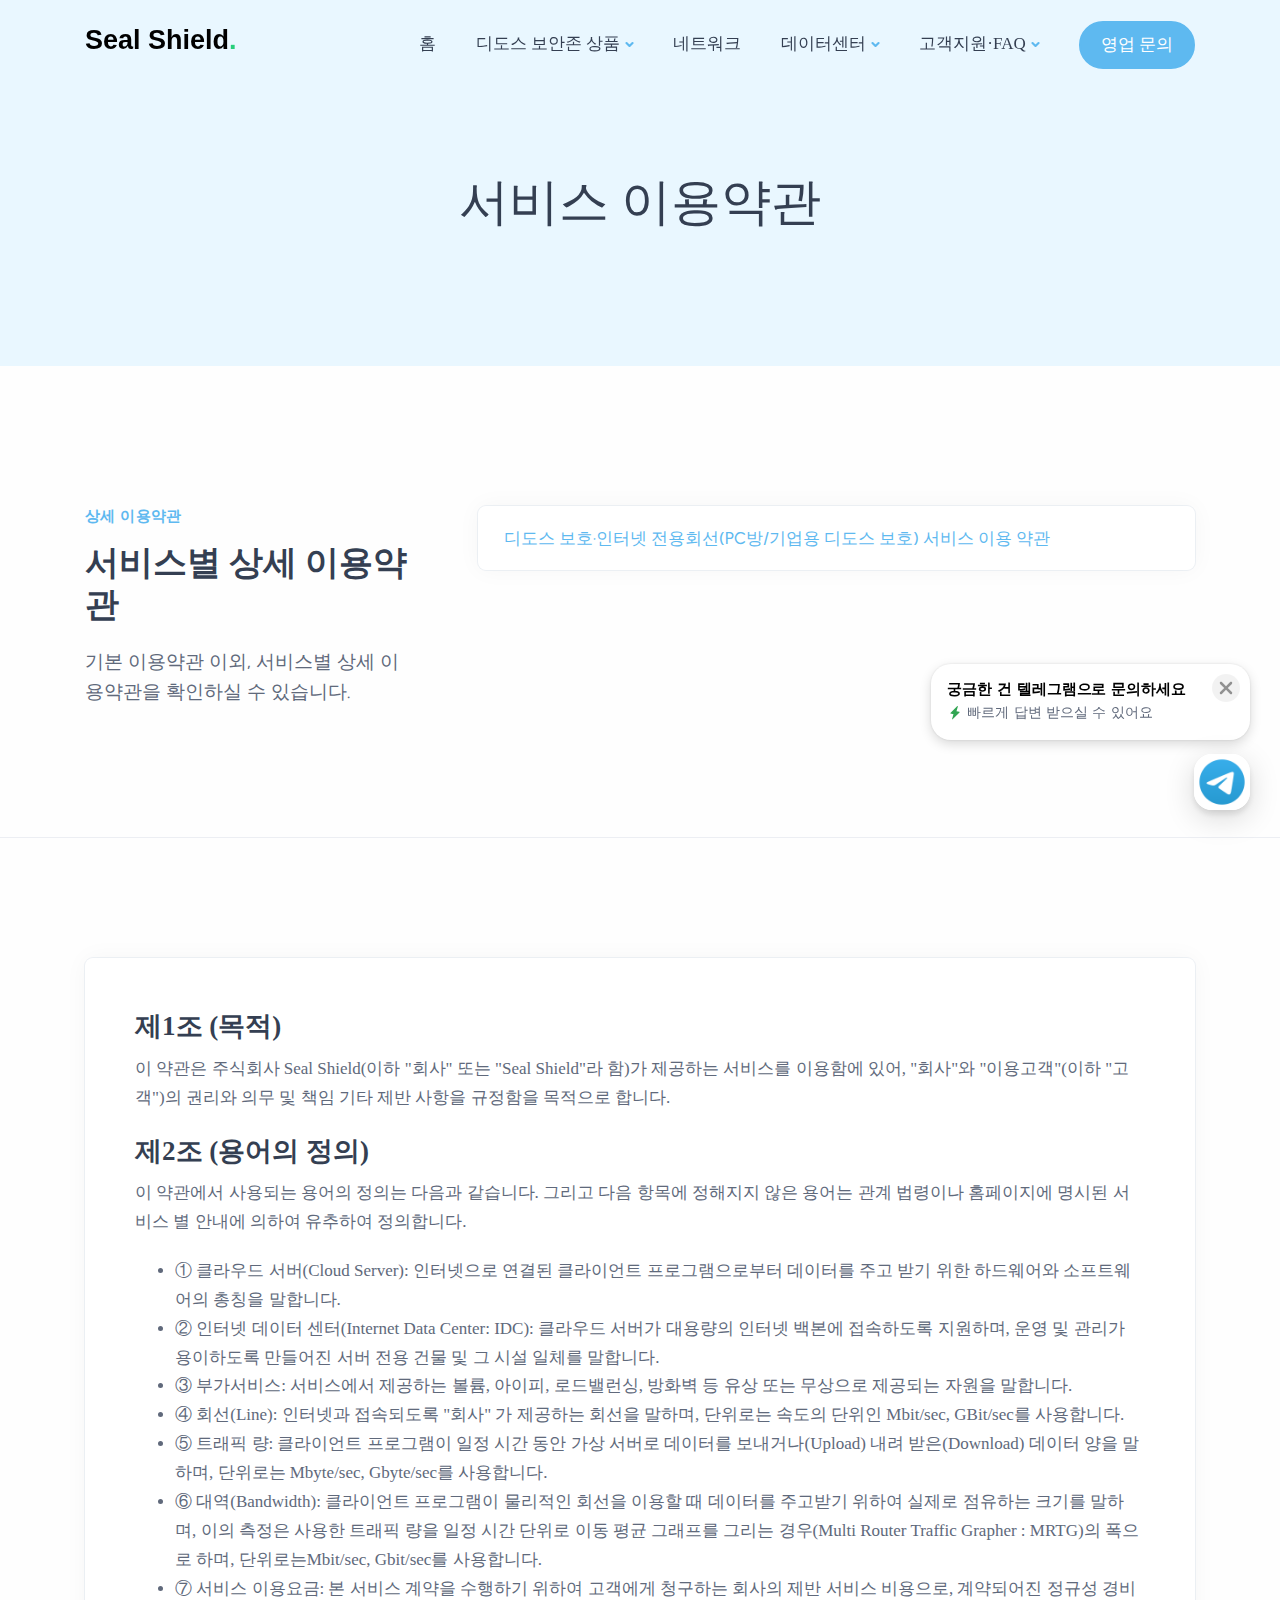
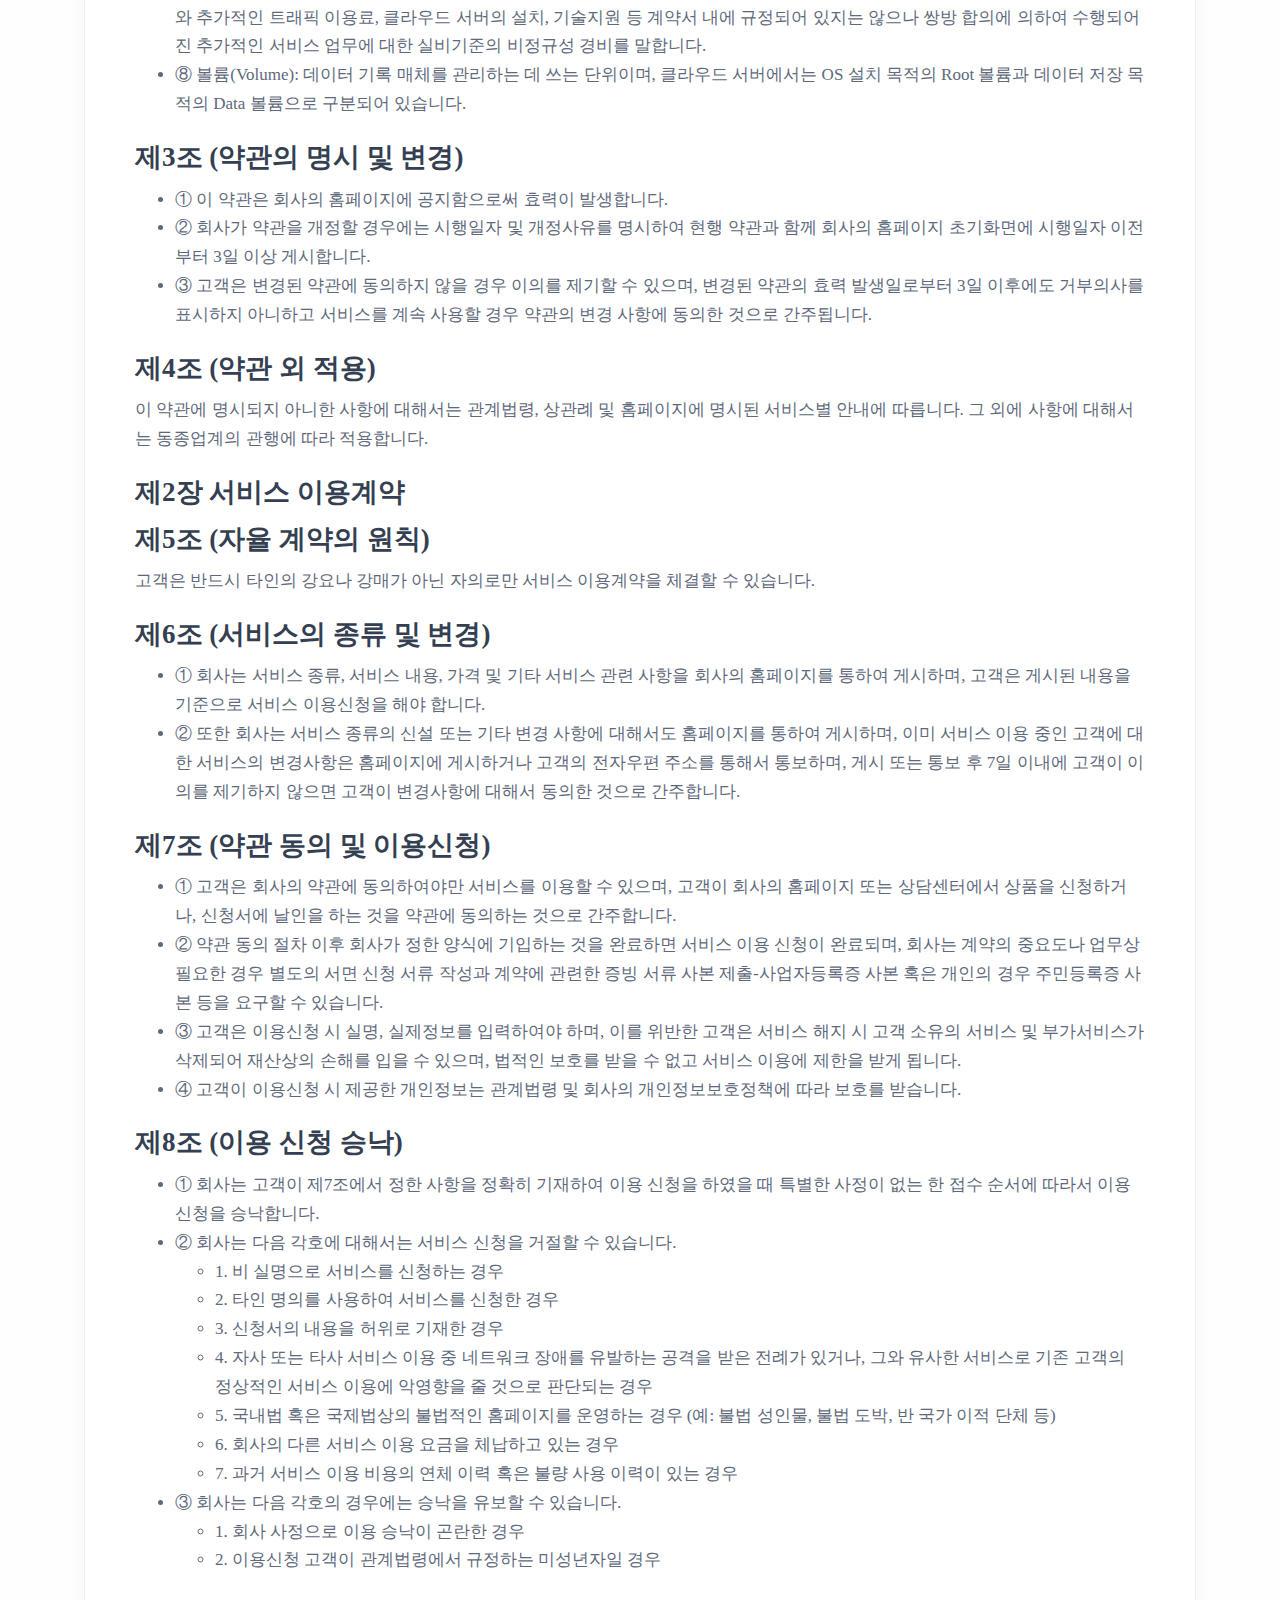
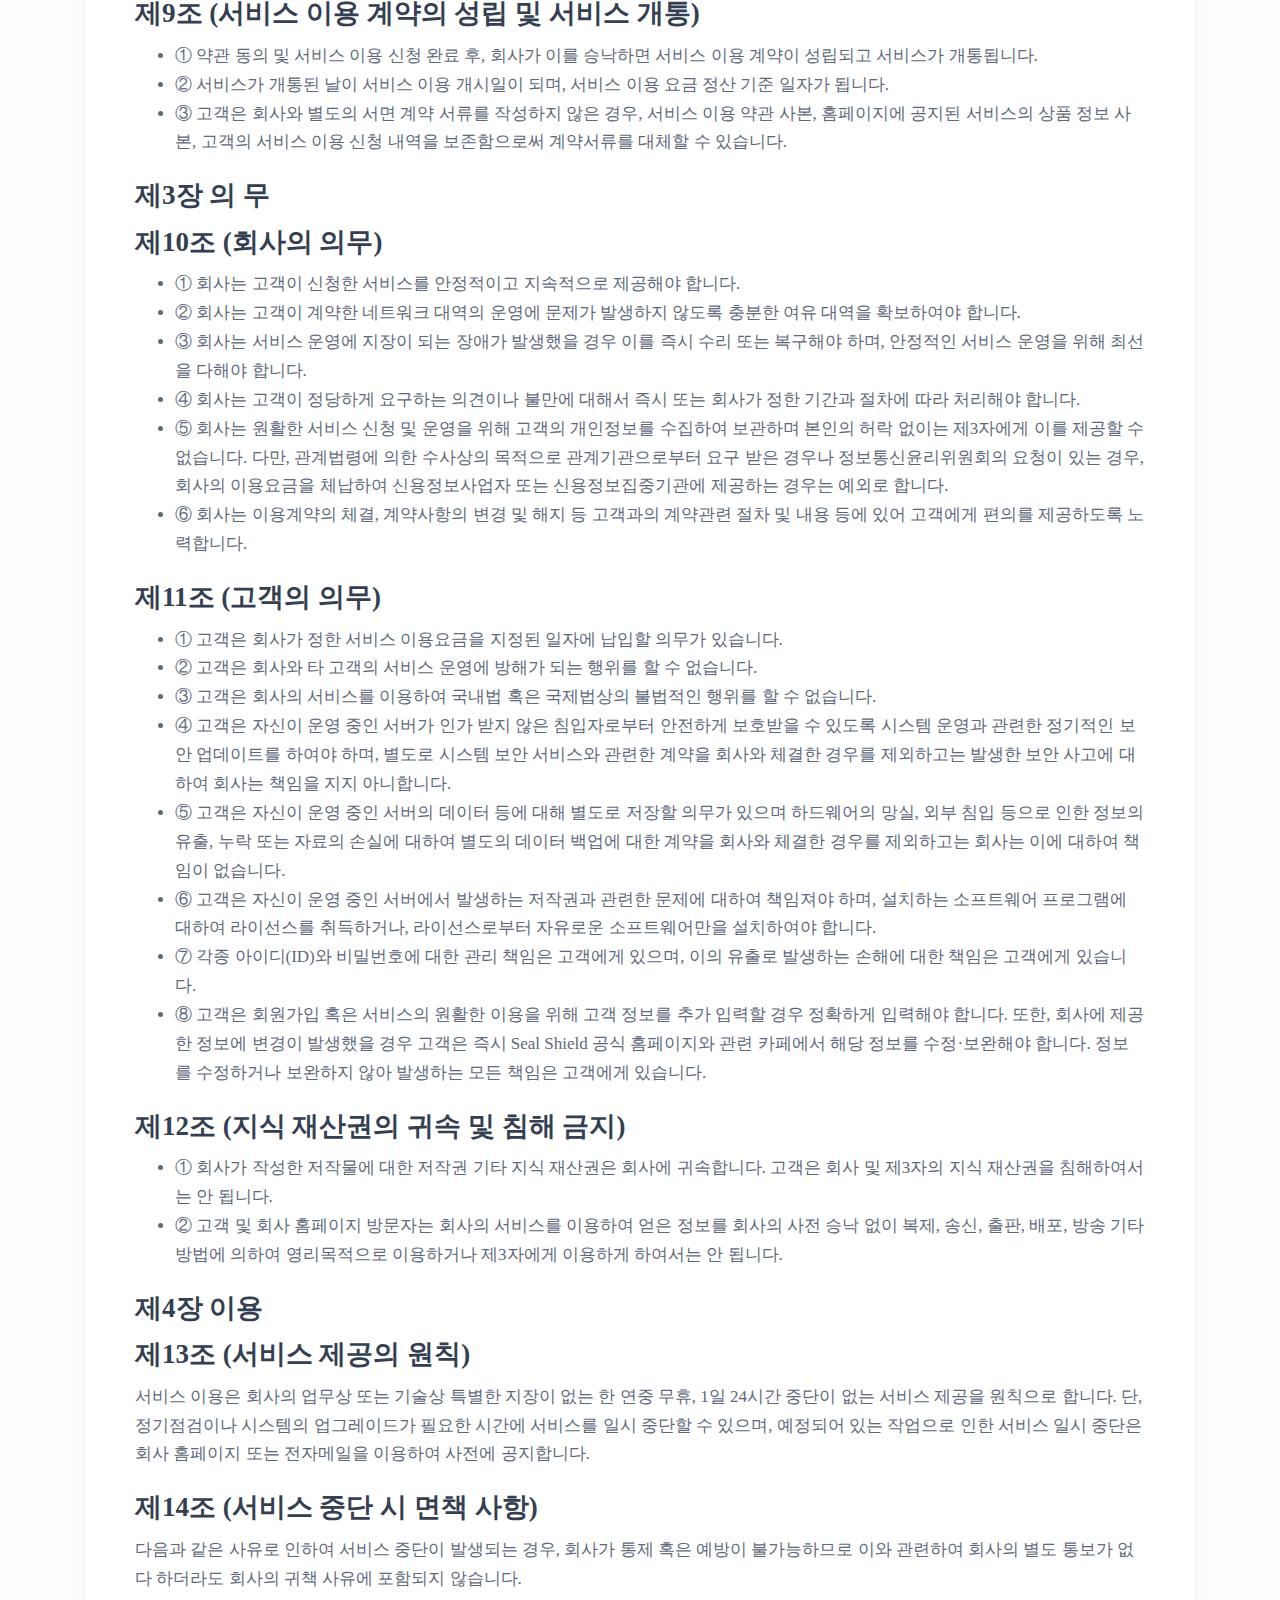
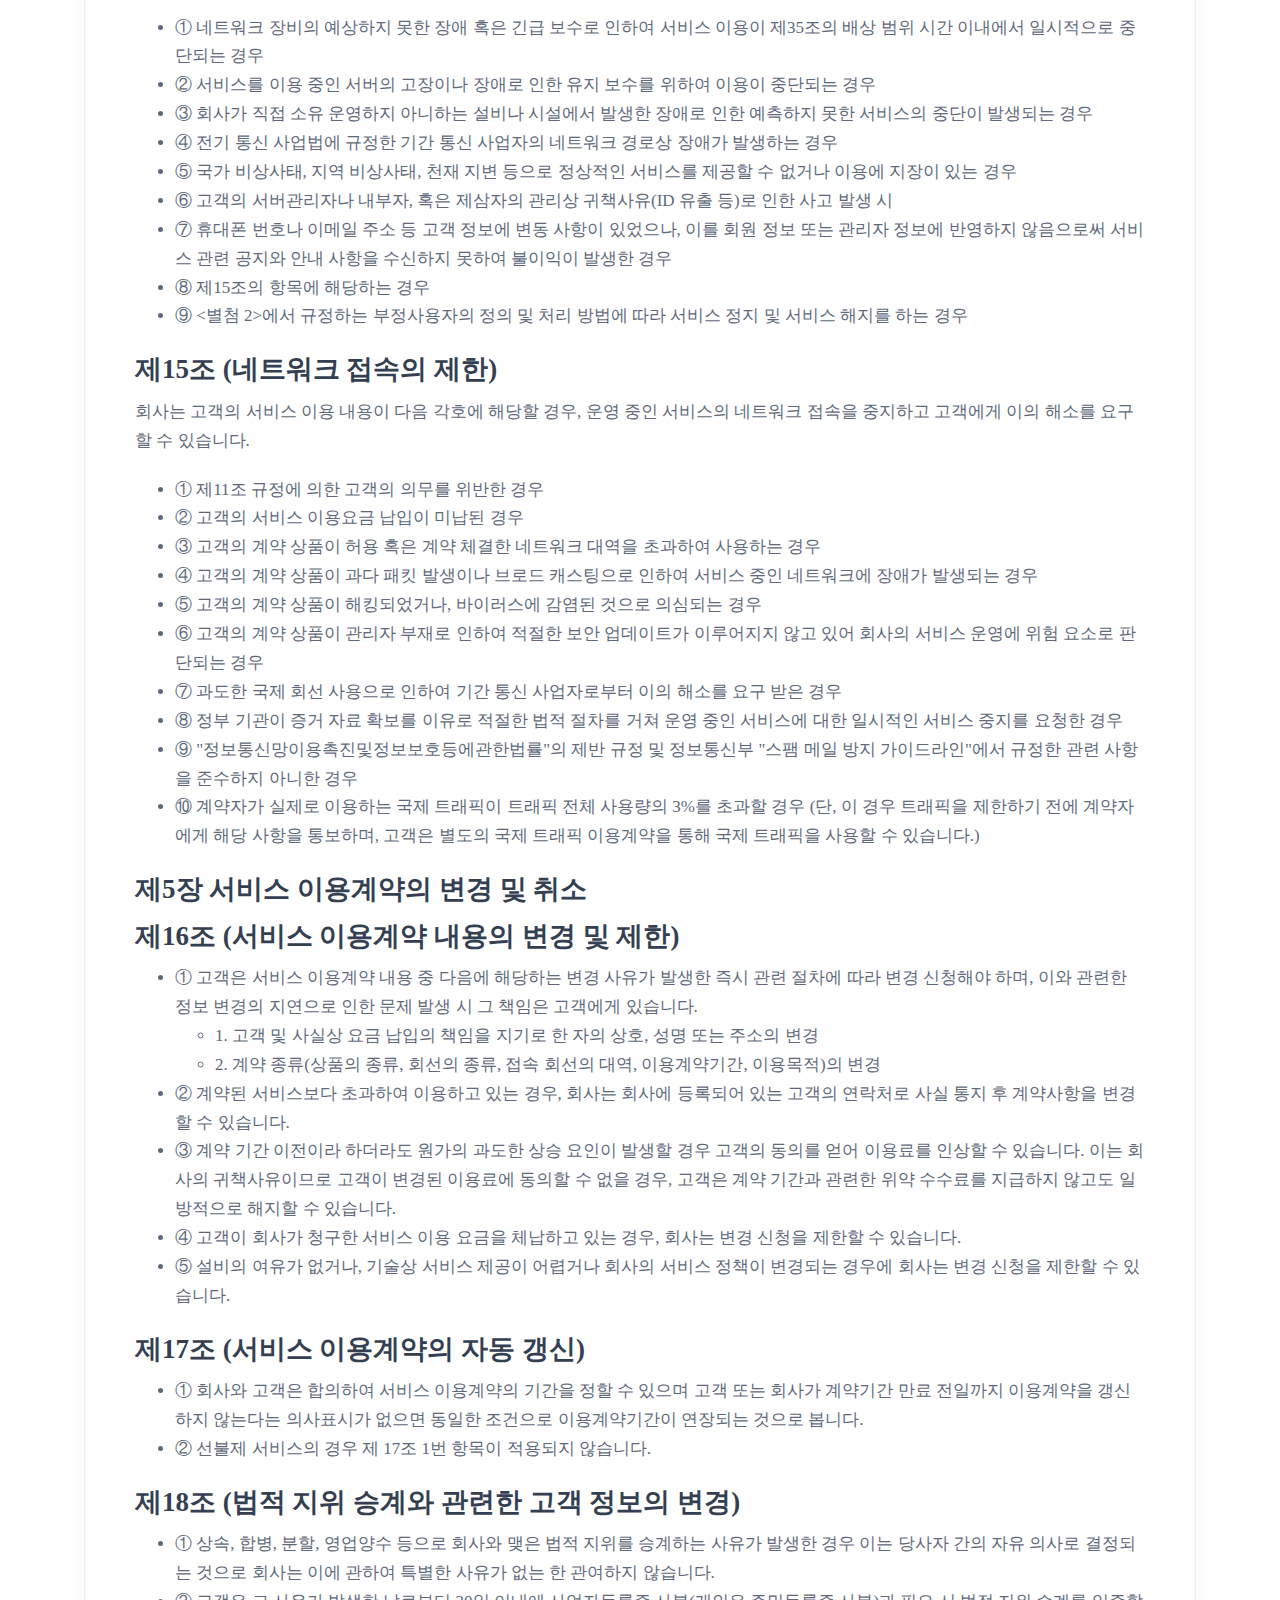
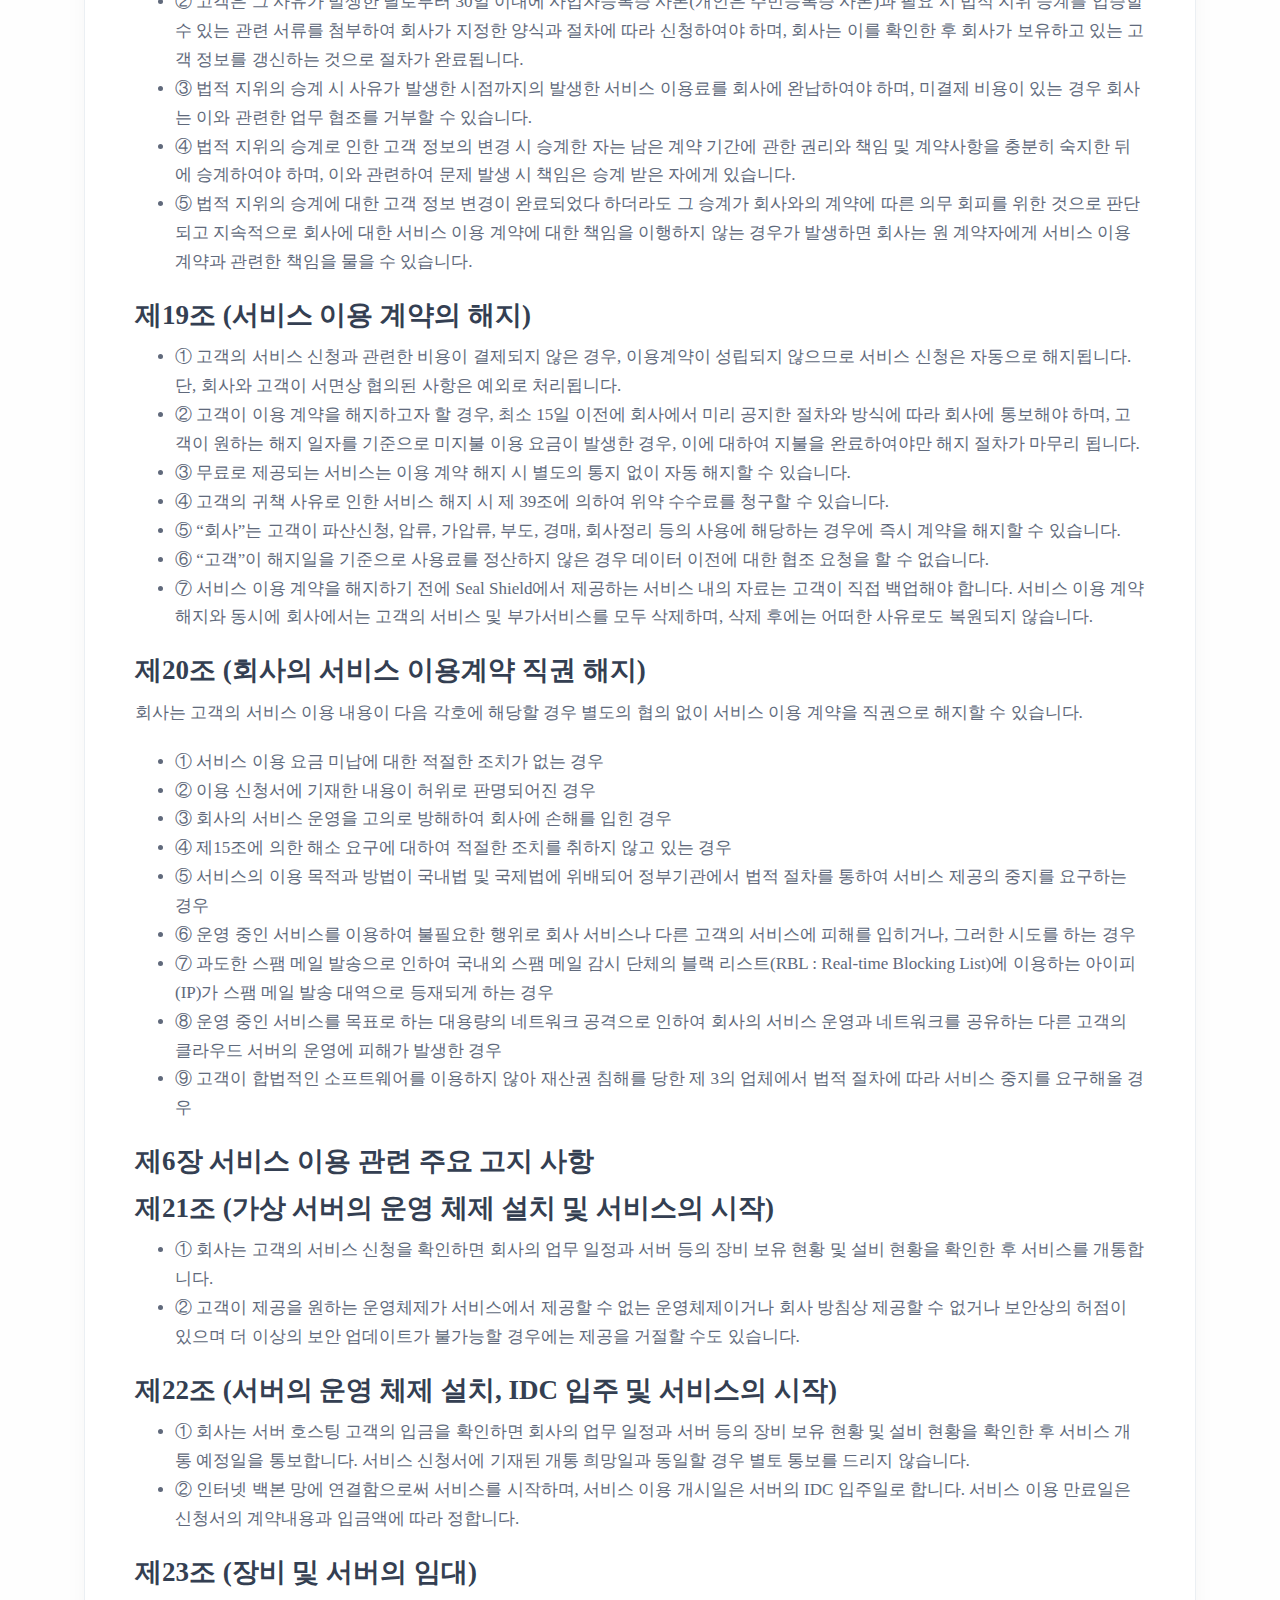
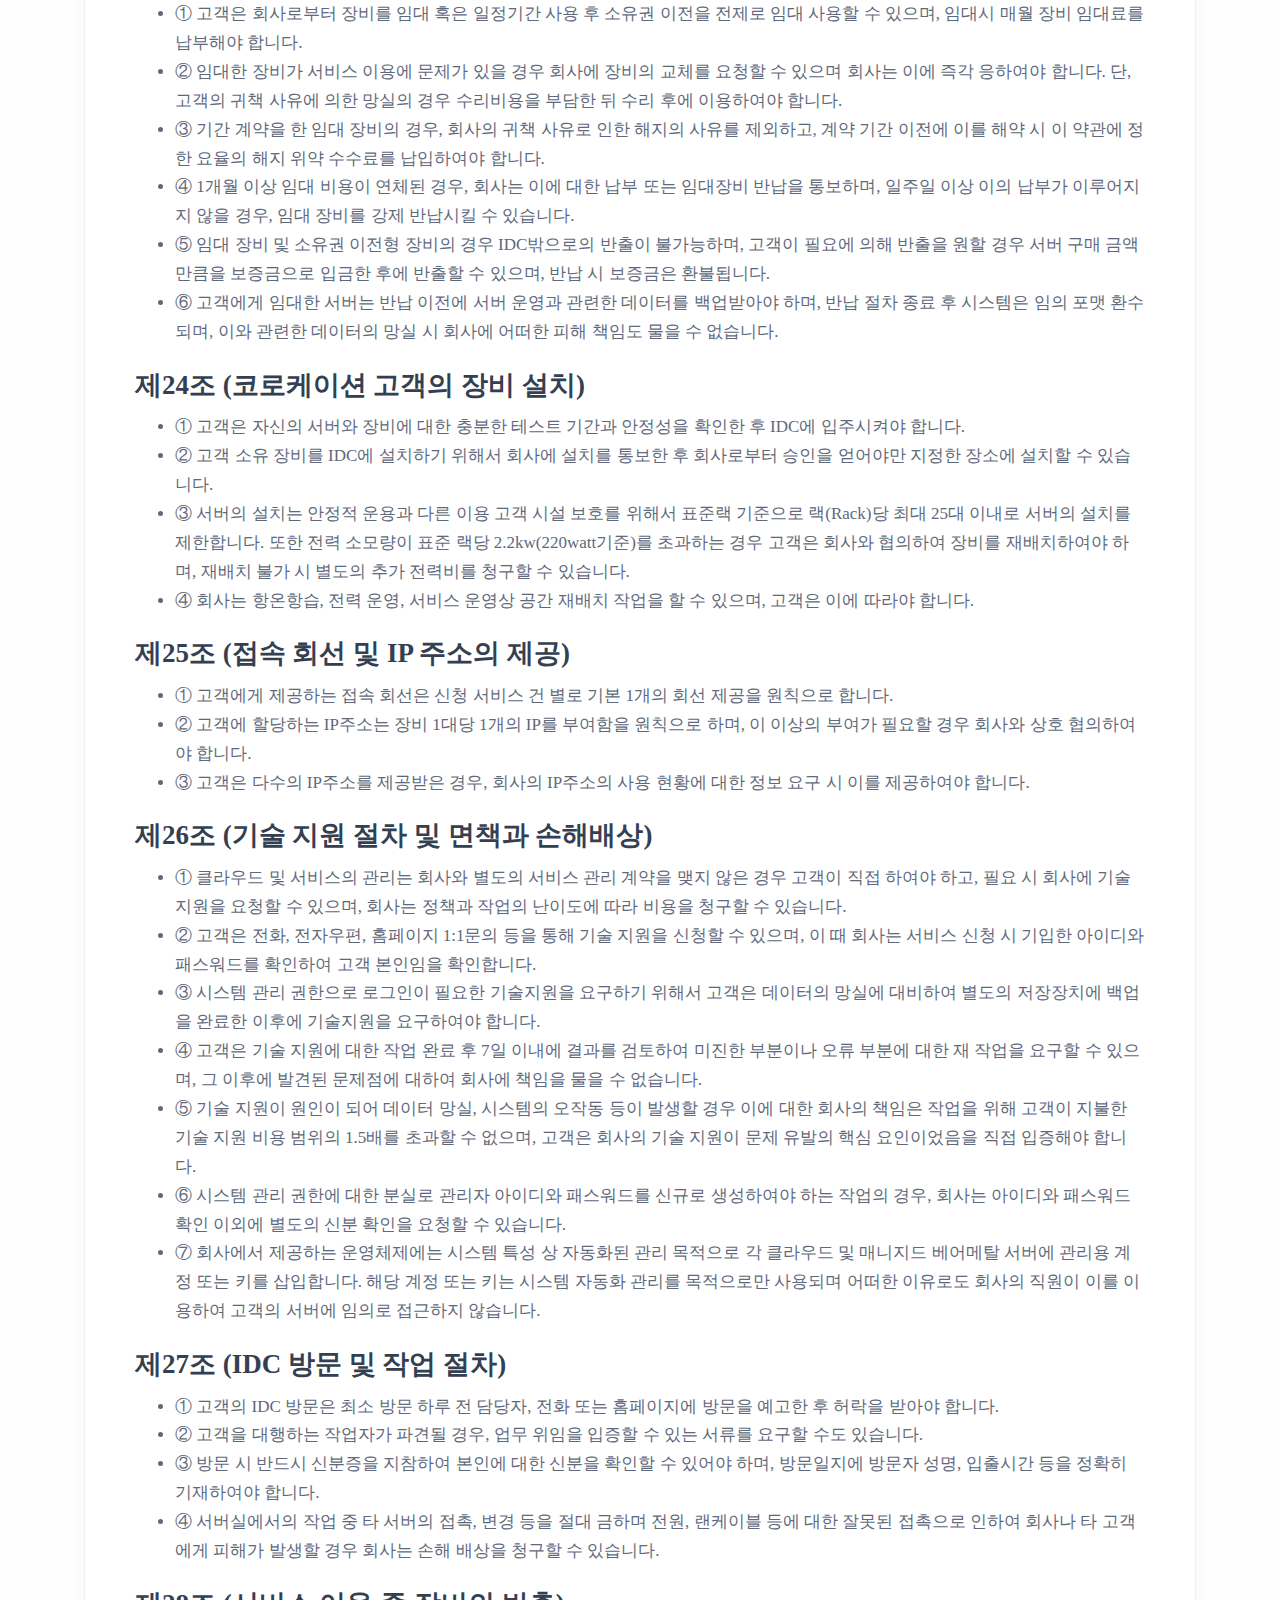
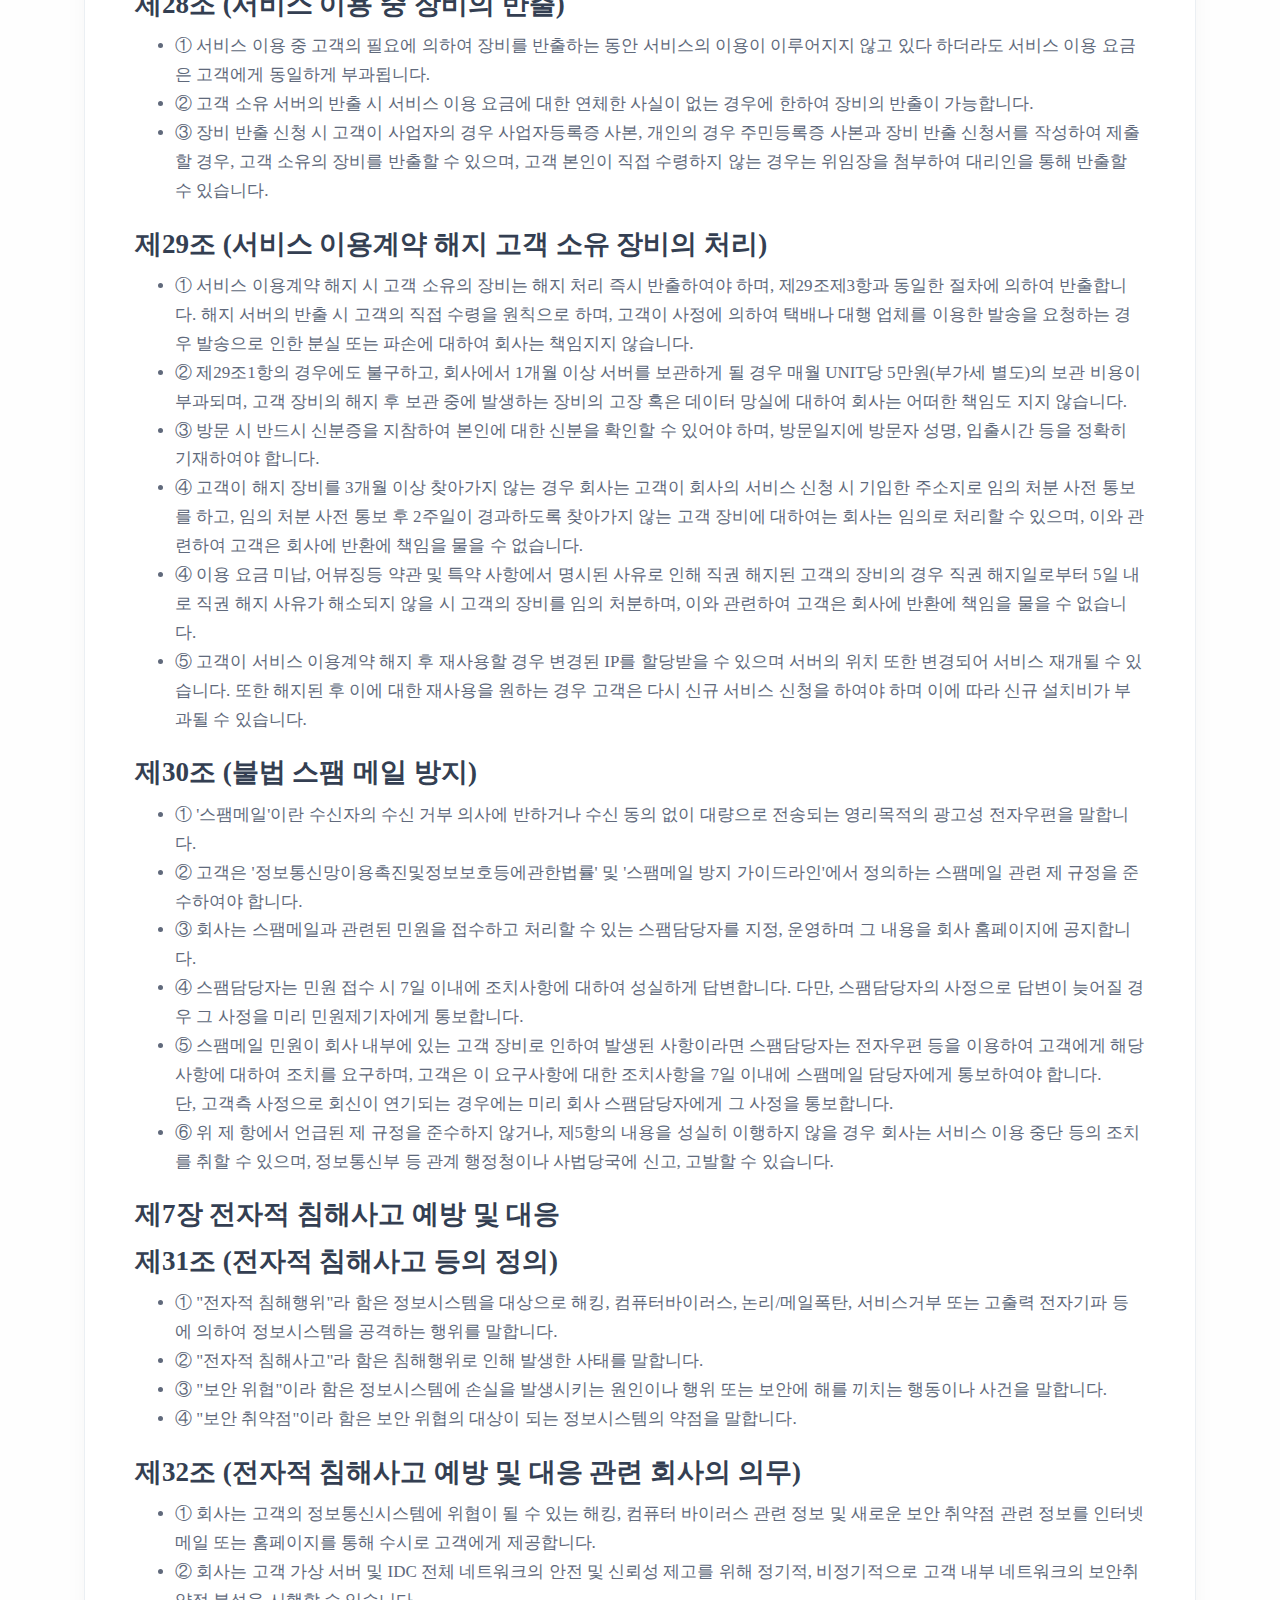
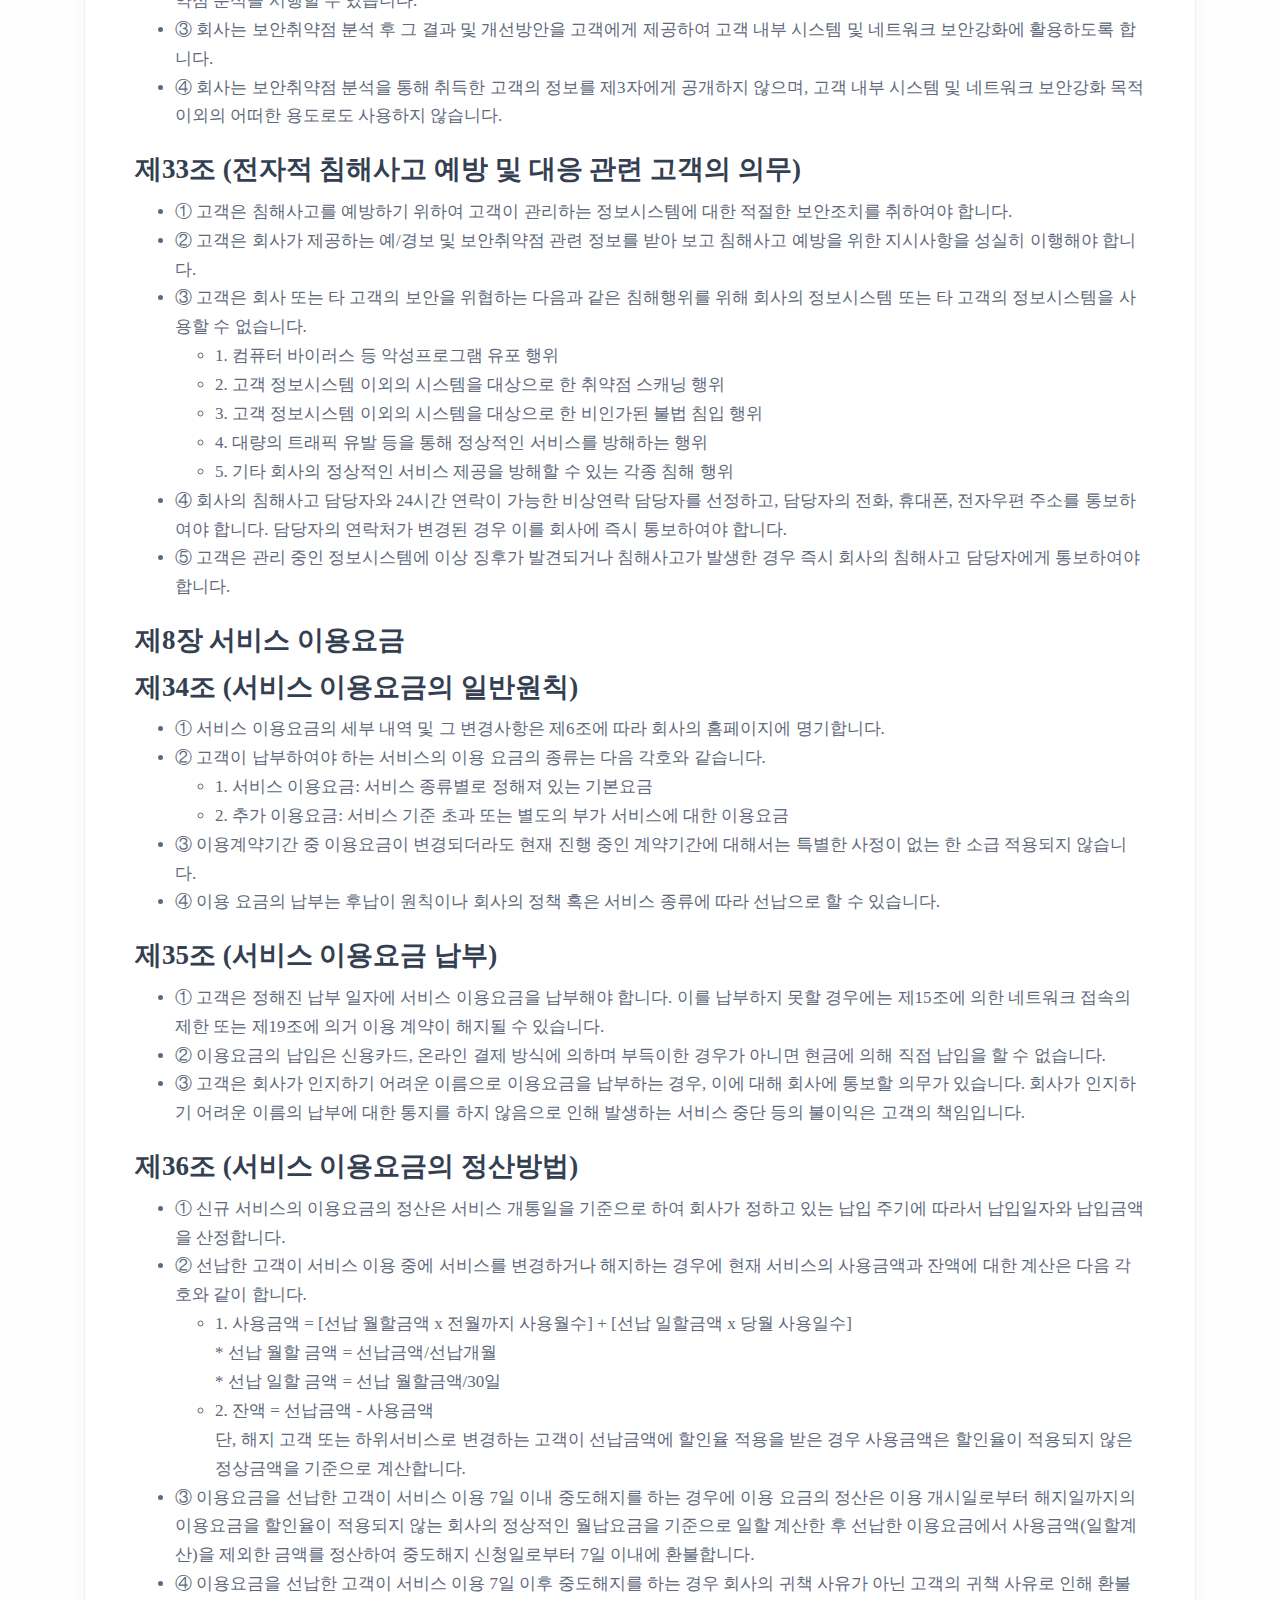
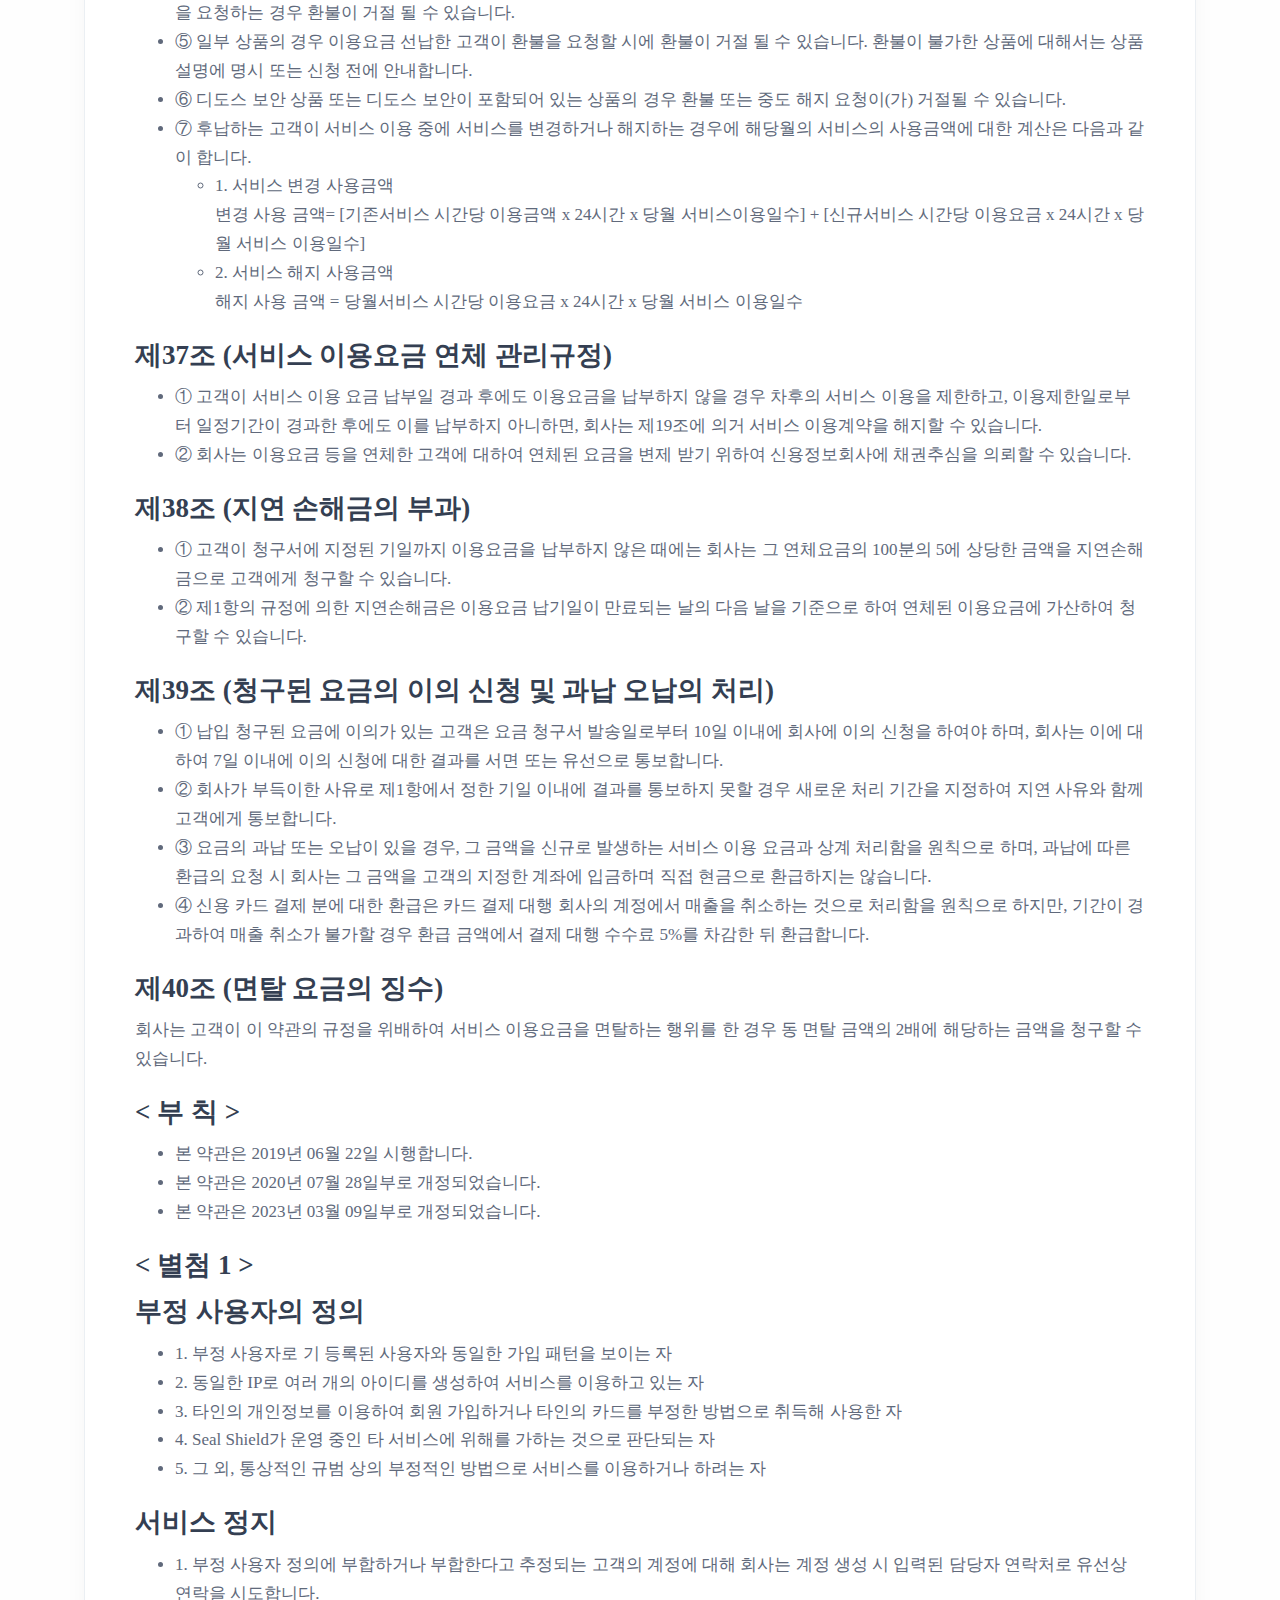
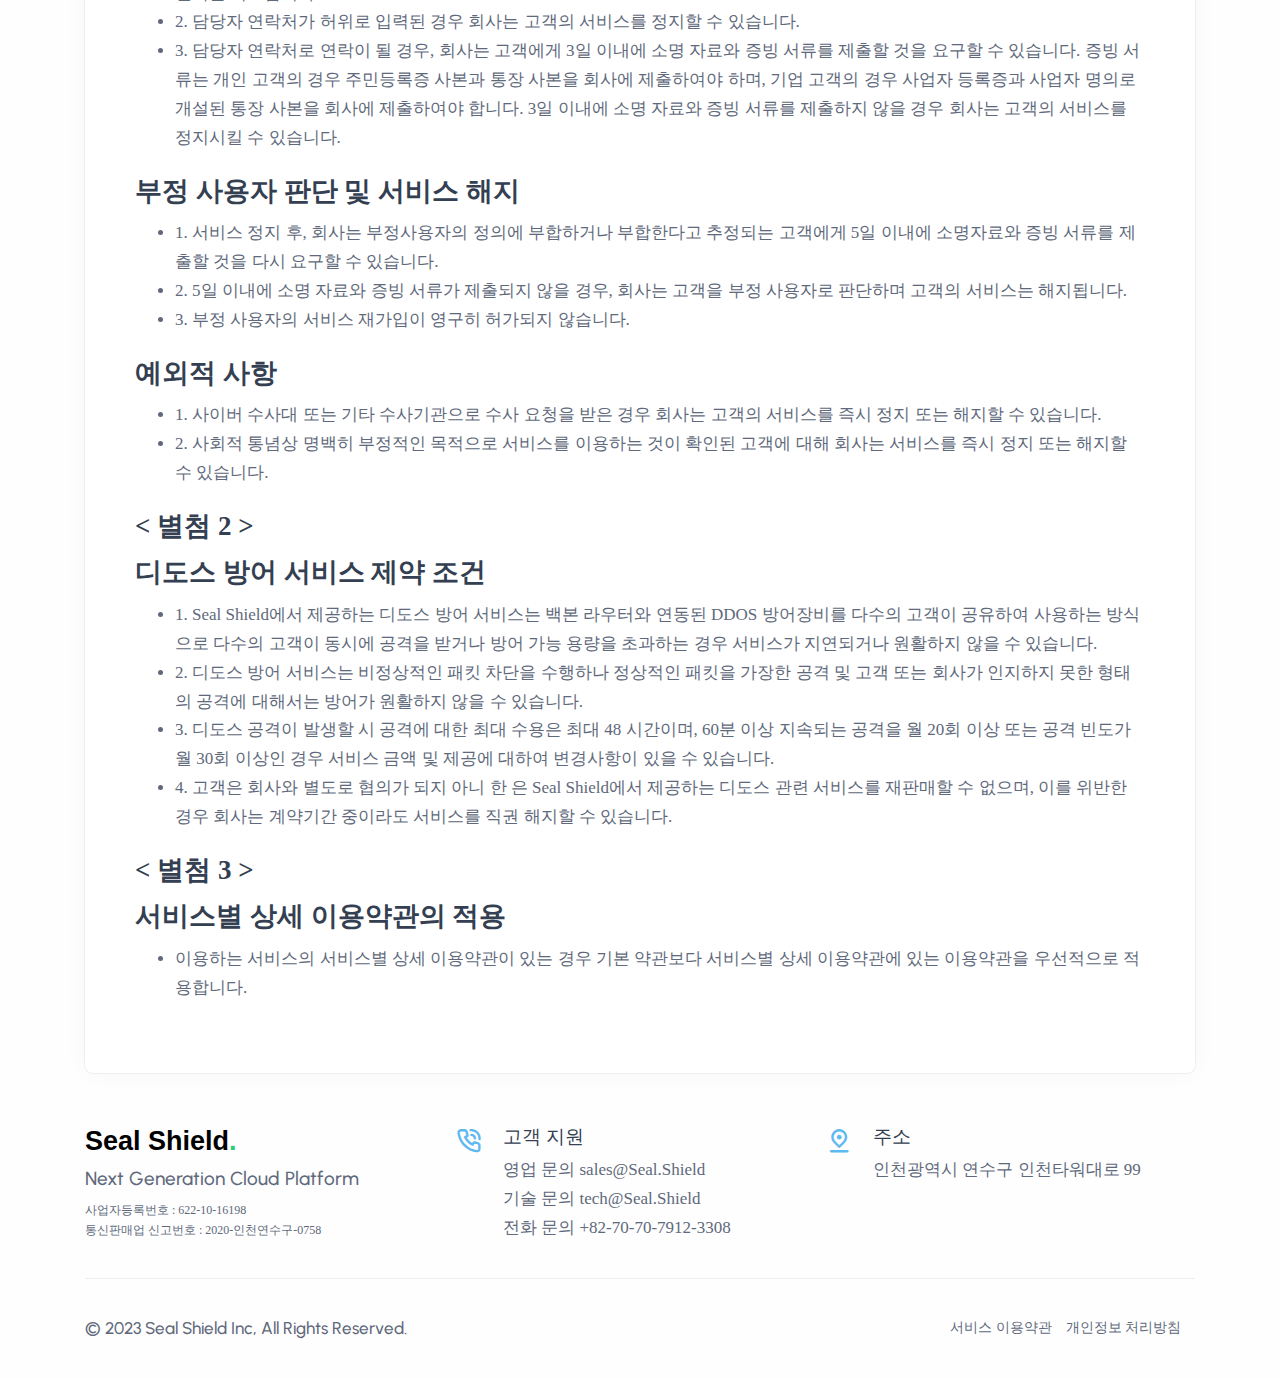
<file: term.html>
<!DOCTYPE html>
<html lang="en">

<head>
  <meta charset="utf-8">
  <meta name="viewport" content="width=device-width, initial-scale=1.0">
  <title>Seal Shield</title>
  <link rel="shortcut icon" href="./static/img/favicon.png">
  <link rel="stylesheet" href="./static/css/plugins.css">
  <link rel="stylesheet" href="./static/css/style.css">
  <link rel="stylesheet" href="./static/css/colors/sky.css">
  <link rel="preload" href="./static/css/fonts/urbanist.css" as="style" onload="this.rel='stylesheet'">
  <link rel="stylesheet" href="./static/css/common.css">
  <link rel="stylesheet" href="https://webfontworld.github.io/naver/NanumSquare.css">
  <style>
    .hangle {
      font-family: 'NanumSquare';
      font-weight: 450;
    }
  </style>
</head>

<body>
  <div class="content-wrapper">
    <header class="wrapper bg-soft-primary">
      <nav class="navbar navbar-expand-lg classic transparent navbar-light">
        <div class="container flex-lg-row flex-nowrap align-items-center">
          <div class="navbar-brand w-100">
            <a href="./index.html">
              <h2 class="logo-dark" style="color: #000000; font-family: Poppins, sans-serif; font-weight: 600;">Seal Shield<d style="color: #27cf7b;">.</d>
              </h2>
              <h2 class="logo-light" style="color: #000000; font-family: Poppins, sans-serif; font-weight: 600;">Seal Shield<d style="color: #27cf7b;">.</d>
              </h2>
            </a>
          </div>
          <div class="navbar-collapse offcanvas offcanvas-nav offcanvas-start">
            <div class="offcanvas-header d-lg-none">
              <h3 class="text-white fs-30 mb-0">Seal Shield</h3>
              <button type="button" class="btn-close btn-close-white" data-bs-dismiss="offcanvas"
                aria-label="Close"></button>
            </div>
            <div class="offcanvas-body ms-lg-auto d-flex flex-column h-100">
              <ul class="navbar-nav">
                <li class="nav-item dropdown dropdown-mega">
                  <a class="nav-link hangle" href="./index.html">홈</a>
                </li>
                <li class="nav-item dropdown">
                  <a class="nav-link dropdown-toggle hangle" href="javascript:void(0);" data-bs-toggle="dropdown">디도스 보안존 상품</a>
                  <div class="dropdown-menu dropdown-lg">
                    <div class="dropdown-lg-content">
                      <div>
                        <h6 class="dropdown-header">Compute</h6>
                        <ul class="list-unstyled">
                          <li><a class="dropdown-item hangle" href="./virtualServer.html">가상 서버</a></li>
                          <li><a class="dropdown-item hangle" href="./dedicatedServer.html">단독 서버</a></li>
                          <li><a class="dropdown-item hangle" href="./japanDedicatedServer.html">일본 단독 서버</a></li>
                        </ul>
                      </div>
                      <div>
                        <h6 class="dropdown-header">Network</h6>
                        <ul class="list-unstyled">
                          <li><a class="dropdown-item hangle" href="./bypassDefense.html">우회 방어 회선 연동</a></li>
                        </ul>
                      </div>
                      <div>
                        <h6 class="dropdown-header">Datacenter</h6>
                        <ul class="list-unstyled">
                          <li><a class="dropdown-item hangle" href="javascript:void(0);">코로케이션</a></li>
                          <li><a class="dropdown-item hangle" href="javascript:void(0);">클라우드플레어 스펙트럼</a></li>
                        </ul>
                      </div>
                    </div>
                  </div>
                </li>
                <li class="nav-item dropdown">
                  <a class="nav-link hangle" href="./network.html">네트워크</a>
                </li>
                <li class="nav-item dropdown">
                  <a class="nav-link dropdown-toggle hangle" href="javascript:void(0);" data-bs-toggle="dropdown">데이터센터</a>
                  <ul class="dropdown-menu">
                    <li class="dropdown dropdown-submenu dropend"><a class="dropdown-item dropdown-toggle hangle"
                        href="javascript:void(0);" data-bs-toggle="dropdown">대한민국</a>
                      <ul class="dropdown-menu">
                        <li class="nav-item"><a class="dropdown-item" href="javascript:void(0);">KT Clean-Zone</a></li>
                        <li class="nav-item"><a class="dropdown-item" href="javascript:void(0);">SK Clean-Zone</a></li>
                        <li class="nav-item"><a class="dropdown-item" href="javascript:void(0);">Kinx Clean-Zone</a></li>
                      </ul>
                    </li>
                    <li class="dropdown dropdown-submenu dropend"><a class="dropdown-item dropdown-toggle hangle"
                        href="javascript:void(0);" data-bs-toggle="dropdown">일본</a>
                      <ul class="dropdown-menu">
                        <li class="nav-item"><a class="dropdown-item" href="javascript:void(0);">Tokyo-IDC</a></li>
                      </ul>
                    </li>
                    <li class="dropdown dropdown-submenu dropend"><a class="dropdown-item dropdown-toggle hangle"
                        href="javascript:void(0);" data-bs-toggle="dropdown">미국</a>
                      <ul class="dropdown-menu">
                        <li class="nav-item"><a class="dropdown-item" href="javascript:void(0);">Cloudflare 대한민국 리전</a></li>
                      </ul>
                    </li>
                  </ul>
                </li>
                <li class="nav-item dropdown">
                  <a class="nav-link dropdown-toggle hangle" href="javascript:void(0);" data-bs-toggle="dropdown">고객지원·FAQ</a>
                  <ul class="dropdown-menu">
                    <li class="nav-item"><a class="dropdown-item hangle" href="./contact.html">연락처</a></li>
                    <li class="dropdown dropdown-submenu dropend"><a class="dropdown-item dropdown-toggle hangle"
                        href="javascript:void(0);" data-bs-toggle="dropdown">법률</a>
                      <ul class="dropdown-menu">
                        <li class="nav-item"><a class="dropdown-item hangle" href="./term.html">서비스 이용약관</a></li>
                        <li class="nav-item"><a class="dropdown-item hangle" href="./privacy.html">개인정보 처리방침</a></li>
                      </ul>
                    </li>
                  </ul>
                </li>
              </ul>
              <!-- /.navbar-nav -->
              <div class="offcanvas-footer d-lg-none">
                <div>
                  <a href="mailto:tech@Seal.Shield" class="link-inverse">tech@Seal.Shield</a>
                  <br /> +82-70-70-7912-3308<br />
                </div>
              </div>
              <!-- /.offcanvas-footer -->
            </div>
            <!-- /.offcanvas-body -->
          </div>
          <!-- /.navbar-collapse -->
          <div class="navbar-other ms-lg-4">
            <ul class="navbar-nav flex-row align-items-center ms-auto">
              <li class="nav-item d-none d-md-block">
                <a href="./contact.html" class="btn btn-sm btn-primary rounded-pill hangle">영업 문의</a>
              </li>
              <li class="nav-item d-lg-none">
                <button class="hamburger offcanvas-nav-btn"><span></span></button>
              </li>
            </ul>
            <!-- /.navbar-nav -->
          </div>
          <!-- /.navbar-other -->
        </div>
        <!-- /.container -->
      </nav>
      <!-- /.navbar -->
    </header>
    <!-- /header -->






    <section class="wrapper bg-soft-primary">
        <div class="container pt-10 pb-12 pt-md-14 pb-md-16 text-center">
          <div class="row">
            <div class="col-md-10 col-lg-8 col-xl-7 col-xxl-6 mx-auto">
              <h1 class="display-1 mb-3 hangle">서비스 이용약관</h1>
              <!-- /nav -->
            </div>
            <!-- /column -->
          </div>
          <!-- /.row -->
        </div>
        <!-- /.container -->
      </section>
      <!-- /section -->
      <section id="snippet-2" class="wrapper bg-light wrapper-border">
        <div class="container pt-15 pt-md-17 pb-13 pb-md-15">
          <div class="row gx-lg-8 gx-xl-12 gy-10">
            <div class="col-lg-4 mb-0">
              <h2 class="fs-15 text-uppercase text-primary mb-3">상세 이용약관</h2>
              <h3 class="display-5 mb-4">서비스별 상세 이용약관</h3>
              <p class="lead mb-6">기본 이용약관 이외, 서비스별 상세 이용약관을 확인하실 수 있습니다.</p>
            </div>
            <!--/column -->
            <div class="col-lg-8">
              <div id="accordion-3" class="accordion-wrapper">
                <div class="card accordion-item">
                  <div class="card-header" id="accordion-heading-3-1">
                      <a href="./ddosprotection.html">디도스 보호·인터넷 전용회선(PC방/기업용 디도스 보호) 서비스 이용 약관</a>
                  </div>
                </div>
              </div>
              <!-- /.accordion-wrapper -->
            </div>
            <!--/column -->
          </div>
          <!--/.row -->
        </div>
      </section>
      <div class="container">
          <div class="">
            <section class="wrapper pt-16">
              <div class="card hangle">
                <div class="card-body p-10">
                  <h2>제1조 (목적)</h2>
                  <p>이 약관은 주식회사 Seal Shield(이하 "회사" 또는 "Seal Shield"라 함)가 제공하는 서비스를 이용함에 있어, "회사"와 "이용고객"(이하 "고객")의 권리와 의무 및 책임 기타 제반 사항을 규정함을 목적으로 합니다.</p>
                  
                  <h2>제2조 (용어의 정의)</h2>
                  <p>이 약관에서 사용되는 용어의 정의는 다음과 같습니다. 그리고 다음 항목에 정해지지 않은 용어는 관계 법령이나 홈페이지에 명시된 서비스 별 안내에 의하여 유추하여 정의합니다.</p>
                  <ul class="oneStep">
                  <li class="indent">① 클라우드 서버(Cloud Server): 인터넷으로 연결된 클라이언트 프로그램으로부터 데이터를 주고 받기 위한 하드웨어와 소프트웨어의 총칭을 말합니다.</li>
                  <li class="indent">② 인터넷 데이터 센터(Internet Data Center: IDC): 클라우드 서버가 대용량의 인터넷 백본에 접속하도록 지원하며, 운영 및 관리가 용이하도록 만들어진 서버 전용 건물 및 그 시설 일체를 말합니다.</li>
                  <li class="indent">③ 부가서비스: 서비스에서 제공하는 볼륨, 아이피, 로드밸런싱, 방화벽 등 유상 또는 무상으로 제공되는 자원을 말합니다.</li>
                  <li class="indent">④ 회선(Line): 인터넷과 접속되도록 "회사" 가 제공하는 회선을 말하며, 단위로는 속도의 단위인 Mbit/sec, GBit/sec를 사용합니다.</li>
                  <li class="indent">⑤ 트래픽 량: 클라이언트 프로그램이 일정 시간 동안 가상 서버로 데이터를 보내거나(Upload) 내려 받은(Download) 데이터 양을 말하며, 단위로는 Mbyte/sec, Gbyte/sec를 사용합니다.</li>
                  <li class="indent">⑥ 대역(Bandwidth): 클라이언트 프로그램이 물리적인 회선을 이용할 때 데이터를 주고받기 위하여 실제로 점유하는 크기를 말하며, 이의 측정은 사용한 트래픽 량을 일정 시간 단위로 이동 평균 그래프를 그리는 경우(Multi Router Traffic Grapher : MRTG)의 폭으로 하며, 단위로는Mbit/sec, Gbit/sec를 사용합니다.</li>
                  <li class="indent">⑦ 서비스 이용요금: 본 서비스 계약을 수행하기 위하여 고객에게 청구하는 회사의 제반 서비스 비용으로, 계약되어진 정규성 경비와 추가적인 트래픽 이용료, 클라우드 서버의 설치, 기술지원 등 계약서 내에 규정되어 있지는 않으나 쌍방 합의에 의하여 수행되어진 추가적인 서비스 업무에 대한 실비기준의 비정규성 경비를 말합니다.</li>
                  <li class="indent">⑧ 볼륨(Volume): 데이터 기록 매체를 관리하는 데 쓰는 단위이며, 클라우드 서버에서는 OS 설치 목적의 Root 볼륨과 데이터 저장 목적의 Data 볼륨으로 구분되어 있습니다.</li>
                  </ul>
                  <h2>제3조 (약관의 명시 및 변경)</h2>
                  <ul class="oneStep">
                      <li class="indent">① 이 약관은 회사의 홈페이지에 공지함으로써 효력이 발생합니다.</li>
                      <li class="indent">② 회사가 약관을 개정할 경우에는 시행일자 및 개정사유를 명시하여 현행 약관과 함께 회사의 홈페이지 초기화면에 시행일자 이전부터 3일 이상 게시합니다.</li>
                      <li class="indent">③ 고객은 변경된 약관에 동의하지 않을 경우 이의를 제기할 수 있으며, 변경된 약관의 효력 발생일로부터 3일 이후에도 거부의사를 표시하지 아니하고 서비스를 계속 사용할 경우 약관의 변경 사항에 동의한 것으로 간주됩니다.</li>
                  </ul>
  
                  <h2>제4조 (약관 외 적용)</h2>
                  <p>이 약관에 명시되지 아니한 사항에 대해서는 관계법령, 상관례 및 홈페이지에 명시된 서비스별 안내에 따릅니다. 그 외에 사항에 대해서는 동종업계의 관행에 따라 적용합니다.</p>
  
                  <h2>제2장 서비스 이용계약</h2>
                  <h2>제5조 (자율 계약의 원칙)</h2>
                  <p>고객은 반드시 타인의 강요나 강매가 아닌 자의로만 서비스 이용계약을 체결할 수 있습니다.</p>
  
                  <h2>제6조 (서비스의 종류 및 변경)</h2>
                  <ul class="oneStep">
                      <li class="indent">① 회사는 서비스 종류, 서비스 내용, 가격 및 기타 서비스 관련 사항을 회사의 홈페이지를 통하여 게시하며, 고객은 게시된 내용을 기준으로 서비스 이용신청을 해야 합니다.</li>
                      <li class="indent">② 또한 회사는 서비스 종류의 신설 또는 기타 변경 사항에 대해서도 홈페이지를 통하여 게시하며, 이미 서비스 이용 중인 고객에 대한 서비스의 변경사항은 홈페이지에 게시하거나 고객의 전자우편 주소를 통해서 통보하며, 게시 또는 통보 후 7일 이내에 고객이 이의를 제기하지 않으면 고객이 변경사항에 대해서 동의한 것으로 간주합니다.</li>
                  </ul>
  
                  <h2>제7조 (약관 동의 및 이용신청)</h2>
                  <ul class="oneStep">
                      <li class="indent">① 고객은 회사의 약관에 동의하여야만 서비스를 이용할 수 있으며, 고객이 회사의 홈페이지 또는 상담센터에서 상품을 신청하거나, 신청서에 날인을 하는 것을 약관에 동의하는 것으로 간주합니다.</li>
                      <li class="indent">② 약관 동의 절차 이후 회사가 정한 양식에 기입하는 것을 완료하면 서비스 이용 신청이 완료되며, 회사는 계약의 중요도나 업무상 필요한 경우 별도의 서면 신청 서류 작성과 계약에 관련한 증빙 서류 사본 제출-사업자등록증 사본 혹은 개인의 경우 주민등록증 사본 등을 요구할 수 있습니다.</li>
                      <li class="indent">③ 고객은 이용신청 시 실명, 실제정보를 입력하여야 하며, 이를 위반한 고객은 서비스 해지 시 고객 소유의 서비스 및 부가서비스가 삭제되어 재산상의 손해를 입을 수 있으며, 법적인 보호를 받을 수 없고 서비스 이용에 제한을 받게 됩니다.</li>
                      <li class="indent">④ 고객이 이용신청 시 제공한 개인정보는 관계법령 및 회사의 개인정보보호정책에 따라 보호를 받습니다.</li>
                  </ul>
  
  
  
  
                  <h2>제8조 (이용 신청 승낙)</h2>
                  <ul class="oneStep">
                      <li class="indent">① 회사는 고객이 제7조에서 정한 사항을 정확히 기재하여 이용 신청을 하였을 때 특별한 사정이 없는 한 접수 순서에 따라서 이용 신청을 승낙합니다.</li>
                      <li class="indent">
                      ② 회사는 다음 각호에 대해서는 서비스 신청을 거절할 수 있습니다.<br>
                          <ul class="twoStep">
                              <li>1. 비 실명으로 서비스를 신청하는 경우</li>
                              <li>2. 타인 명의를 사용하여 서비스를 신청한 경우</li>
                              <li>3. 신청서의 내용을 허위로 기재한 경우</li>
                              <li>4. 자사 또는 타사 서비스 이용 중 네트워크 장애를 유발하는 공격을 받은 전례가 있거나, 그와 유사한 서비스로 기존 고객의 정상적인 서비스 이용에 악영향을 줄 것으로 판단되는 경우</li>
                              <li>5. 국내법 혹은 국제법상의 불법적인 홈페이지를 운영하는 경우 (예: 불법 성인물, 불법 도박, 반 국가 이적 단체 등)</li>
                              <li>6. 회사의 다른 서비스 이용 요금을 체납하고 있는 경우</li>
                              <li>7. 과거 서비스 이용 비용의 연체 이력 혹은 불량 사용 이력이 있는 경우</li>
                          </ul>
                      </li>
                      <li class="indent">
                      ③ 회사는 다음 각호의 경우에는 승낙을 유보할 수 있습니다.<br>
                          <ul class="twoStep">
                              <li>1. 회사 사정으로 이용 승낙이 곤란한 경우</li>
                              <li>2. 이용신청 고객이 관계법령에서 규정하는 미성년자일 경우</li>
                          </ul>
                      </li>
                  </ul>
  
                  <h2>제9조 (서비스 이용 계약의 성립 및 서비스 개통)</h2>
                  <ul class="oneStep">
                      <li class="indent">① 약관 동의 및 서비스 이용 신청 완료 후, 회사가 이를 승낙하면 서비스 이용 계약이 성립되고 서비스가 개통됩니다.</li>
                      <li class="indent">② 서비스가 개통된 날이 서비스 이용 개시일이 되며, 서비스 이용 요금 정산 기준 일자가 됩니다.</li>
                      <li class="indent">③ 고객은 회사와 별도의 서면 계약 서류를 작성하지 않은 경우, 서비스 이용 약관 사본, 홈페이지에 공지된 서비스의 상품 정보 사본, 고객의 서비스 이용 신청 내역을 보존함으로써 계약서류를 대체할 수 있습니다.</li>
                  </ul>
                  <h2>제3장 의 무</h2>
                  <h2>제10조 (회사의 의무)</h2>
                  <ul class="oneStep">
                      <li class="indent">① 회사는 고객이 신청한 서비스를 안정적이고 지속적으로 제공해야 합니다.</li>
                      <li class="indent">② 회사는 고객이 계약한 네트워크 대역의 운영에 문제가 발생하지 않도록 충분한 여유 대역을 확보하여야 합니다.</li>
                      <li class="indent">③ 회사는 서비스 운영에 지장이 되는 장애가 발생했을 경우 이를 즉시 수리 또는 복구해야 하며, 안정적인 서비스 운영을 위해 최선을 다해야 합니다.</li>
                      <li class="indent">④ 회사는 고객이 정당하게 요구하는 의견이나 불만에 대해서 즉시 또는 회사가 정한 기간과 절차에 따라 처리해야 합니다.</li>
                      <li class="indent">⑤ 회사는 원활한 서비스 신청 및 운영을 위해 고객의 개인정보를 수집하여 보관하며 본인의 허락 없이는 제3자에게 이를 제공할 수 없습니다. 다만, 관계법령에 의한 수사상의 목적으로 관계기관으로부터 요구 받은 경우나 정보통신윤리위원회의 요청이 있는 경우, 회사의 이용요금을 체납하여 신용정보사업자 또는 신용정보집중기관에 제공하는 경우는 예외로 합니다.</li>
                      <li class="indent">⑥ 회사는 이용계약의 체결, 계약사항의 변경 및 해지 등 고객과의 계약관련 절차 및 내용 등에 있어 고객에게 편의를 제공하도록 노력합니다.</li>
                  </ul>
                  <h2>제11조 (고객의 의무)</h2>
                  <ul class="oneStep">
                      <li class="indent">① 고객은 회사가 정한 서비스 이용요금을 지정된 일자에 납입할 의무가 있습니다.</li>
                      <li class="indent">② 고객은 회사와 타 고객의 서비스 운영에 방해가 되는 행위를 할 수 없습니다.</li>
                      <li class="indent">③ 고객은 회사의 서비스를 이용하여 국내법 혹은 국제법상의 불법적인 행위를 할 수 없습니다.</li>
                      <li class="indent">④ 고객은 자신이 운영 중인 서버가 인가 받지 않은 침입자로부터 안전하게 보호받을 수 있도록 시스템 운영과 관련한 정기적인 보안 업데이트를 하여야 하며, 별도로 시스템 보안 서비스와 관련한 계약을 회사와 체결한 경우를 제외하고는 발생한 보안 사고에 대하여 회사는 책임을 지지 아니합니다.</li>
                      <li class="indent">⑤ 고객은 자신이 운영 중인 서버의 데이터 등에 대해 별도로 저장할 의무가 있으며 하드웨어의 망실, 외부 침입 등으로 인한 정보의 유출, 누락 또는 자료의 손실에 대하여 별도의 데이터 백업에 대한 계약을 회사와 체결한 경우를 제외하고는 회사는 이에 대하여 책임이 없습니다.</li>
                      <li class="indent">⑥ 고객은 자신이 운영 중인 서버에서 발생하는 저작권과 관련한 문제에 대하여 책임져야 하며, 설치하는 소프트웨어 프로그램에 대하여 라이선스를 취득하거나, 라이선스로부터 자유로운 소프트웨어만을 설치하여야 합니다.</li>
                      <li class="indent">⑦ 각종 아이디(ID)와 비밀번호에 대한 관리 책임은 고객에게 있으며, 이의 유출로 발생하는 손해에 대한 책임은 고객에게 있습니다.</li>
                      <li class="indent">⑧ 고객은 회원가입 혹은 서비스의 원활한 이용을 위해 고객 정보를 추가 입력할 경우 정확하게 입력해야 합니다. 또한, 회사에 제공한 정보에 변경이 발생했을 경우 고객은 즉시 Seal Shield 공식 홈페이지와 관련 카페에서 해당 정보를 수정·보완해야 합니다. 정보를 수정하거나 보완하지 않아 발생하는 모든 책임은 고객에게 있습니다.</li>
                  </ul>
                  <h2>제12조 (지식 재산권의 귀속 및 침해 금지)</h2>
                  <ul class="oneStep">
                      <li class="indent">① 회사가 작성한 저작물에 대한 저작권 기타 지식 재산권은 회사에 귀속합니다. 고객은 회사 및 제3자의 지식 재산권을 침해하여서는 안 됩니다.</li>
                      <li class="indent">② 고객 및 회사 홈페이지 방문자는 회사의 서비스를 이용하여 얻은 정보를 회사의 사전 승낙 없이 복제, 송신, 출판, 배포, 방송 기타 방법에 의하여 영리목적으로 이용하거나 제3자에게 이용하게 하여서는 안 됩니다.</li>
                  </ul>
  
                  <h2>제4장 이용</h2>
                  <h2>제13조 (서비스 제공의 원칙)</h2>
                  <p>서비스 이용은 회사의 업무상 또는 기술상 특별한 지장이 없는 한 연중 무휴, 1일 24시간 중단이 없는 서비스 제공을 원칙으로 합니다. 단, 정기점검이나 시스템의 업그레이드가 필요한 시간에 서비스를 일시 중단할 수 있으며, 예정되어 있는 작업으로 인한 서비스 일시 중단은 회사 홈페이지 또는 전자메일을 이용하여 사전에 공지합니다.</p>
                  <h2>제14조 (서비스 중단 시 면책 사항)</h2>
                  <p>다음과 같은 사유로 인하여 서비스 중단이 발생되는 경우, 회사가 통제 혹은 예방이 불가능하므로 이와 관련하여 회사의 별도 통보가 없다 하더라도 회사의 귀책 사유에 포함되지 않습니다.</p>
                  <ul class="oneStep">
                      <li class="indent">① 네트워크 장비의 예상하지 못한 장애 혹은 긴급 보수로 인하여 서비스 이용이 제35조의 배상 범위 시간 이내에서 일시적으로 중단되는 경우</li>
                      <li class="indent">② 서비스를 이용 중인 서버의 고장이나 장애로 인한 유지 보수를 위하여 이용이 중단되는 경우</li>
                      <li class="indent">③ 회사가 직접 소유 운영하지 아니하는 설비나 시설에서 발생한 장애로 인한 예측하지 못한 서비스의 중단이 발생되는 경우</li>
                      <li class="indent">④ 전기 통신 사업법에 규정한 기간 통신 사업자의 네트워크 경로상 장애가 발생하는 경우</li>
                      <li class="indent">⑤ 국가 비상사태, 지역 비상사태, 천재 지변 등으로 정상적인 서비스를 제공할 수 없거나 이용에 지장이 있는 경우</li>
                      <li class="indent">⑥ 고객의 서버관리자나 내부자, 혹은 제삼자의 관리상 귀책사유(ID 유출 등)로 인한 사고 발생 시</li>
                      <li class="indent">⑦ 휴대폰 번호나 이메일 주소 등 고객 정보에 변동 사항이 있었으나, 이를 회원 정보 또는 관리자 정보에 반영하지 않음으로써 서비스 관련 공지와 안내 사항을 수신하지 못하여 불이익이 발생한 경우</li>
                      <li class="indent">⑧ 제15조의 항목에 해당하는 경우</li>
                      <li class="indent">⑨ &lt;별첨 2&gt;에서 규정하는 부정사용자의 정의 및 처리 방법에 따라 서비스 정지 및 서비스 해지를 하는 경우</li>
                  </ul>
  
                  <h2>제15조 (네트워크 접속의 제한)</h2>
                  <p>회사는 고객의 서비스 이용 내용이 다음 각호에 해당할 경우, 운영 중인 서비스의 네트워크 접속을 중지하고 고객에게 이의 해소를 요구할 수 있습니다.</p>
                  <ul class="oneStep">
                      <li class="indent">① 제11조 규정에 의한 고객의 의무를 위반한 경우</li>
                      <li class="indent">② 고객의 서비스 이용요금 납입이 미납된 경우</li>
                      <li class="indent">③ 고객의 계약 상품이 허용 혹은 계약 체결한 네트워크 대역을 초과하여 사용하는 경우</li>
                      <li class="indent">④ 고객의 계약 상품이 과다 패킷 발생이나 브로드 캐스팅으로 인하여 서비스 중인 네트워크에 장애가 발생되는 경우</li>
                      <li class="indent">⑤ 고객의 계약 상품이 해킹되었거나, 바이러스에 감염된 것으로 의심되는 경우</li>
                      <li class="indent">⑥ 고객의 계약 상품이 관리자 부재로 인하여 적절한 보안 업데이트가 이루어지지 않고 있어 회사의 서비스 운영에 위험 요소로 판단되는 경우</li>
                      <li class="indent">⑦ 과도한 국제 회선 사용으로 인하여 기간 통신 사업자로부터 이의 해소를 요구 받은 경우</li>
                      <li class="indent">⑧ 정부 기관이 증거 자료 확보를 이유로 적절한 법적 절차를 거쳐 운영 중인 서비스에 대한 일시적인 서비스 중지를 요청한 경우</li>
                      <li class="indent">⑨ "정보통신망이용촉진및정보보호등에관한법률"의 제반 규정 및 정보통신부 "스팸 메일 방지 가이드라인"에서 규정한 관련 사항을 준수하지 아니한 경우</li>
                      <li class="indent">⑩ 계약자가 실제로 이용하는 국제 트래픽이 트래픽 전체 사용량의 3%를 초과할 경우 (단, 이 경우 트래픽을 제한하기 전에 계약자에게 해당 사항을 통보하며, 고객은 별도의 국제 트래픽 이용계약을 통해 국제 트래픽을 사용할 수 있습니다.)</li>
                  </ul>
  
                  <h2>제5장 서비스 이용계약의 변경 및 취소</h2>
                  <h2>제16조 (서비스 이용계약 내용의 변경 및 제한)</h2>
                  <ul class="oneStep">
                      <li class="indent">① 고객은 서비스 이용계약 내용 중 다음에 해당하는 변경 사유가 발생한 즉시 관련 절차에 따라 변경 신청해야 하며, 이와 관련한 정보 변경의 지연으로 인한 문제 발생 시 그 책임은 고객에게 있습니다.<br>
                      <ul class="twoStep">
                          <li>1. 고객 및 사실상 요금 납입의 책임을 지기로 한 자의 상호, 성명 또는 주소의 변경</li>
                          <li>2. 계약 종류(상품의 종류, 회선의 종류, 접속 회선의 대역, 이용계약기간, 이용목적)의 변경</li>
                      </ul>
                      </li>
                      <li class="indent">② 계약된 서비스보다 초과하여 이용하고 있는 경우, 회사는 회사에 등록되어 있는 고객의 연락처로 사실 통지 후 계약사항을 변경할 수 있습니다.</li>
                      <li class="indent">③ 계약 기간 이전이라 하더라도 원가의 과도한 상승 요인이 발생할 경우 고객의 동의를 얻어 이용료를 인상할 수 있습니다. 이는 회사의 귀책사유이므로 고객이 변경된 이용료에 동의할 수 없을 경우, 고객은 계약 기간과 관련한 위약 수수료를 지급하지 않고도 일방적으로 해지할 수 있습니다.</li>
                      <li class="indent">④ 고객이 회사가 청구한 서비스 이용 요금을 체납하고 있는 경우, 회사는 변경 신청을 제한할 수 있습니다.</li>
                      <li class="indent">⑤ 설비의 여유가 없거나, 기술상 서비스 제공이 어렵거나 회사의 서비스 정책이 변경되는 경우에 회사는 변경 신청을 제한할 수 있습니다.</li>
                  </ul>
  
                  <h2>제17조 (서비스 이용계약의 자동 갱신)</h2>
                  <ul class="oneStep">
                  <li class="indent">① 회사와 고객은 합의하여 서비스 이용계약의 기간을 정할 수 있으며 고객 또는 회사가 계약기간 만료 전일까지 이용계약을 갱신하지 않는다는 의사표시가 없으면 동일한 조건으로 이용계약기간이 연장되는 것으로 봅니다.</li>
                  <li class="indent">② 선불제 서비스의 경우 제 17조 1번 항목이 적용되지 않습니다.</li>
                  </ul>
                  <h2>제18조 (법적 지위 승계와 관련한 고객 정보의 변경)</h2>
                  <ul class="oneStep">
                      <li class="indent">① 상속, 합병, 분할, 영업양수 등으로 회사와 맺은 법적 지위를 승계하는 사유가 발생한 경우 이는 당사자 간의 자유 의사로 결정되는 것으로 회사는 이에 관하여 특별한 사유가 없는 한 관여하지 않습니다.</li>
                      <li class="indent">② 고객은 그 사유가 발생한 날로부터 30일 이내에 사업자등록증 사본(개인은 주민등록증 사본)과 필요 시 법적 지위 승계를 입증할 수 있는 관련 서류를 첨부하여 회사가 지정한 양식과 절차에 따라 신청하여야 하며, 회사는 이를 확인한 후 회사가 보유하고 있는 고객 정보를 갱신하는 것으로 절차가 완료됩니다.</li>
                      <li class="indent">③ 법적 지위의 승계 시 사유가 발생한 시점까지의 발생한 서비스 이용료를 회사에 완납하여야 하며, 미결제 비용이 있는 경우 회사는 이와 관련한 업무 협조를 거부할 수 있습니다.</li>
                      <li class="indent">④ 법적 지위의 승계로 인한 고객 정보의 변경 시 승계한 자는 남은 계약 기간에 관한 권리와 책임 및 계약사항을 충분히 숙지한 뒤에 승계하여야 하며, 이와 관련하여 문제 발생 시 책임은 승계 받은 자에게 있습니다.</li>
                      <li class="indent">⑤ 법적 지위의 승계에 대한 고객 정보 변경이 완료되었다 하더라도 그 승계가 회사와의 계약에 따른 의무 회피를 위한 것으로 판단되고 지속적으로 회사에 대한 서비스 이용 계약에 대한 책임을 이행하지 않는 경우가 발생하면 회사는 원 계약자에게 서비스 이용 계약과 관련한 책임을 물을 수 있습니다.</li>
                  </ul>
                  <h2>제19조 (서비스 이용 계약의 해지)</h2>
                  <ul class="oneStep">
                      <li class="indent">① 고객의 서비스 신청과 관련한 비용이 결제되지 않은 경우, 이용계약이 성립되지 않으므로 서비스 신청은 자동으로 해지됩니다. 단, 회사와 고객이 서면상 협의된 사항은 예외로 처리됩니다.</li>
                      <li class="indent">② 고객이 이용 계약을 해지하고자 할 경우, 최소 15일 이전에 회사에서 미리 공지한 절차와 방식에 따라 회사에 통보해야 하며, 고객이 원하는 해지 일자를 기준으로 미지불 이용 요금이 발생한 경우, 이에 대하여 지불을 완료하여야만 해지 절차가 마무리 됩니다.</li>
                      <li class="indent">③ 무료로 제공되는 서비스는 이용 계약 해지 시 별도의 통지 없이 자동 해지할 수 있습니다.</li>
                      <li class="indent">④ 고객의 귀책 사유로 인한 서비스 해지 시 제 39조에 의하여 위약 수수료를 청구할 수 있습니다.</li>
                      <li class="indent">⑤ “회사”는 고객이 파산신청, 압류, 가압류, 부도, 경매, 회사정리 등의 사용에 해당하는 경우에 즉시 계약을 해지할 수 있습니다.</li>
                      <li class="indent">⑥ “고객”이 해지일을 기준으로 사용료를 정산하지 않은 경우 데이터 이전에 대한 협조 요청을 할 수 없습니다.</li>
                      <li class="indent">⑦ 서비스 이용 계약을 해지하기 전에 Seal Shield에서 제공하는 서비스 내의 자료는 고객이 직접 백업해야 합니다. 서비스 이용 계약 해지와 동시에 회사에서는 고객의 서비스 및 부가서비스를 모두 삭제하며, 삭제 후에는 어떠한 사유로도 복원되지 않습니다.<br></li>
                  </ul>
  
                  <h2>제20조 (회사의 서비스 이용계약 직권 해지)</h2>
                  <p>회사는 고객의 서비스 이용 내용이 다음 각호에 해당할 경우 별도의 협의 없이 서비스 이용 계약을 직권으로 해지할 수 있습니다.</p>
                  <ul class="oneStep">
                      <li class="indent">① 서비스 이용 요금 미납에 대한 적절한 조치가 없는 경우</li>
                      <li class="indent">② 이용 신청서에 기재한 내용이 허위로 판명되어진 경우</li>
                      <li class="indent">③ 회사의 서비스 운영을 고의로 방해하여 회사에 손해를 입힌 경우</li>
                      <li class="indent">④ 제15조에 의한 해소 요구에 대하여 적절한 조치를 취하지 않고 있는 경우</li>
                      <li class="indent">⑤ 서비스의 이용 목적과 방법이 국내법 및 국제법에 위배되어 정부기관에서 법적 절차를 통하여 서비스 제공의 중지를 요구하는 경우</li>
                      <li class="indent">⑥ 운영 중인 서비스를 이용하여 불필요한 행위로 회사 서비스나 다른 고객의 서비스에 피해를 입히거나, 그러한 시도를 하는 경우</li>
                      <li class="indent">⑦ 과도한 스팸 메일 발송으로 인하여 국내외 스팸 메일 감시 단체의 블랙 리스트(RBL : Real-time Blocking List)에 이용하는 아이피(IP)가 스팸 메일 발송 대역으로 등재되게 하는 경우</li>
                      <li class="indent">⑧ 운영 중인 서비스를 목표로 하는 대용량의 네트워크 공격으로 인하여 회사의 서비스 운영과 네트워크를 공유하는 다른 고객의 클라우드 서버의 운영에 피해가 발생한 경우</li>
                      <li class="indent">⑨ 고객이 합법적인 소프트웨어를 이용하지 않아 재산권 침해를 당한 제 3의 업체에서 법적 절차에 따라 서비스 중지를 요구해올 경우</li>
                  </ul>
  
                  <h2>제6장 서비스 이용 관련 주요 고지 사항</h2>
                  <h2>제21조 (가상 서버의 운영 체제 설치 및 서비스의 시작)</h2>
                  <ul class="oneStep">
                      <li class="indent">① 회사는 고객의 서비스 신청을 확인하면 회사의 업무 일정과 서버 등의 장비 보유 현황 및 설비 현황을 확인한 후 서비스를 개통합니다.</li>
                      <li class="indent">② 고객이 제공을 원하는 운영체제가 서비스에서 제공할 수 없는 운영체제이거나 회사 방침상 제공할 수 없거나 보안상의 허점이 있으며 더 이상의 보안 업데이트가 불가능할 경우에는 제공을 거절할 수도 있습니다.</li>
                  </ul>
                  <h2>제22조 (서버의 운영 체제 설치, IDC 입주 및 서비스의 시작)</h2>
                  <ul class="oneStep">
                      <li class="indent">① 회사는 서버 호스팅 고객의 입금을 확인하면 회사의 업무 일정과 서버 등의 장비 보유 현황 및 설비 현황을 확인한 후 서비스 개통 예정일을 통보합니다. 서비스 신청서에 기재된 개통 희망일과 동일할 경우 별토 통보를 드리지 않습니다.</li>
                      <li class="indent">② 인터넷 백본 망에 연결함으로써 서비스를 시작하며, 서비스 이용 개시일은 서버의 IDC 입주일로 합니다. 서비스 이용 만료일은 신청서의 계약내용과 입금액에 따라 정합니다.</li>
                  </ul>
                  <h2>제23조 (장비 및 서버의 임대)</h2>
                  <ul class="oneStep">
                      <li class="indent">① 고객은 회사로부터 장비를 임대 혹은 일정기간 사용 후 소유권 이전을 전제로 임대 사용할 수 있으며, 임대시 매월 장비 임대료를 납부해야 합니다.</li>
                      <li class="indent">② 임대한 장비가 서비스 이용에 문제가 있을 경우 회사에 장비의 교체를 요청할 수 있으며 회사는 이에 즉각 응하여야 합니다. 단, 고객의 귀책 사유에 의한 망실의 경우 수리비용을 부담한 뒤 수리 후에 이용하여야 합니다.</li>
                      <li class="indent">③ 기간 계약을 한 임대 장비의 경우, 회사의 귀책 사유로 인한 해지의 사유를 제외하고, 계약 기간 이전에 이를 해약 시 이 약관에 정한 요율의 해지 위약 수수료를 납입하여야 합니다.</li>
                      <li class="indent">④ 1개월 이상 임대 비용이 연체된 경우, 회사는 이에 대한 납부 또는 임대장비 반납을 통보하며, 일주일 이상 이의 납부가 이루어지지 않을 경우, 임대 장비를 강제 반납시킬 수 있습니다.</li>
                      <li class="indent">⑤ 임대 장비 및 소유권 이전형 장비의 경우 IDC밖으로의 반출이 불가능하며, 고객이 필요에 의해 반출을 원할 경우 서버 구매 금액만큼을 보증금으로 입금한 후에 반출할 수 있으며, 반납 시 보증금은 환불됩니다.</li>
                      <li class="indent">⑥ 고객에게 임대한 서버는 반납 이전에 서버 운영과 관련한 데이터를 백업받아야 하며, 반납 절차 종료 후 시스템은 임의 포맷 환수되며, 이와 관련한 데이터의 망실 시 회사에 어떠한 피해 책임도 물을 수 없습니다.</li>
                  </ul>
                  <h2>제24조 (코로케이션 고객의 장비 설치)</h2>
                  <ul class="oneStep">
                      <li class="indent">① 고객은 자신의 서버와 장비에 대한 충분한 테스트 기간과 안정성을 확인한 후 IDC에 입주시켜야 합니다.</li>
                      <li class="indent">② 고객 소유 장비를 IDC에 설치하기 위해서 회사에 설치를 통보한 후 회사로부터 승인을 얻어야만 지정한 장소에 설치할 수 있습니다.</li>
                      <li class="indent">③ 서버의 설치는 안정적 운용과 다른 이용 고객 시설 보호를 위해서 표준랙 기준으로 랙(Rack)당 최대 25대 이내로 서버의 설치를 제한합니다. 또한 전력 소모량이 표준 랙당 2.2kw(220watt기준)를 초과하는 경우 고객은 회사와 협의하여 장비를 재배치하여야 하며, 재배치 불가 시 별도의 추가 전력비를 청구할 수 있습니다.</li>
                      <li class="indent">④ 회사는 항온항습, 전력 운영, 서비스 운영상 공간 재배치 작업을 할 수 있으며, 고객은 이에 따라야 합니다.</li>
                  </ul>
                  <h2>제25조 (접속 회선 및 IP 주소의 제공)</h2>
                  <ul class="oneStep">
                      <li class="indent">① 고객에게 제공하는 접속 회선은 신청 서비스 건 별로 기본 1개의 회선 제공을 원칙으로 합니다.</li>
                      <li class="indent">② 고객에 할당하는 IP주소는 장비 1대당 1개의 IP를 부여함을 원칙으로 하며, 이 이상의 부여가 필요할 경우 회사와 상호 협의하여야 합니다.</li>
                      <li class="indent">③ 고객은 다수의 IP주소를 제공받은 경우, 회사의 IP주소의 사용 현황에 대한 정보 요구 시 이를 제공하여야 합니다.</li>
                  </ul>
                  <h2>제26조 (기술 지원 절차 및 면책과 손해배상) </h2>
                  <ul class="oneStep">
                      <li class="indent">① 클라우드 및 서비스의 관리는 회사와 별도의 서비스 관리 계약을 맺지 않은 경우 고객이 직접 하여야 하고, 필요 시 회사에 기술 지원을 요청할 수 있으며, 회사는 정책과 작업의 난이도에 따라 비용을 청구할 수 있습니다.</li>
                      <li class="indent">② 고객은 전화, 전자우편, 홈페이지 1:1문의 등을 통해 기술 지원을 신청할 수 있으며, 이 때 회사는 서비스 신청 시 기입한 아이디와 패스워드를 확인하여 고객 본인임을 확인합니다.</li>
                      <li class="indent">③ 시스템 관리 권한으로 로그인이 필요한 기술지원을 요구하기 위해서 고객은 데이터의 망실에 대비하여 별도의 저장장치에 백업을 완료한 이후에 기술지원을 요구하여야 합니다.</li>
                      <li class="indent">④ 고객은 기술 지원에 대한 작업 완료 후 7일 이내에 결과를 검토하여 미진한 부분이나 오류 부분에 대한 재 작업을 요구할 수 있으며, 그 이후에 발견된 문제점에 대하여 회사에 책임을 물을 수 없습니다.</li>
                      <li class="indent">⑤ 기술 지원이 원인이 되어 데이터 망실, 시스템의 오작동 등이 발생할 경우 이에 대한 회사의 책임은 작업을 위해 고객이 지불한 기술 지원 비용 범위의 1.5배를 초과할 수 없으며, 고객은 회사의 기술 지원이 문제 유발의 핵심 요인이었음을 직접 입증해야 합니다.</li>
                      <li class="indent">⑥ 시스템 관리 권한에 대한 분실로 관리자 아이디와 패스워드를 신규로 생성하여야 하는 작업의 경우, 회사는 아이디와 패스워드 확인 이외에 별도의 신분 확인을 요청할 수 있습니다.</li>
                      <li class="indent">⑦ 회사에서 제공하는 운영체제에는 시스템 특성 상 자동화된 관리 목적으로 각 클라우드 및 매니지드 베어메탈 서버에 관리용 계정 또는 키를 삽입합니다. 해당 계정 또는 키는 시스템 자동화 관리를 목적으로만 사용되며 어떠한 이유로도 회사의 직원이 이를 이용하여 고객의 서버에 임의로 접근하지 않습니다.</li>
                  </ul>
                  <h2>제27조 (IDC 방문 및 작업 절차)</h2>
                  <ul class="oneStep">
                      <li class="indent">① 고객의 IDC 방문은 최소 방문 하루 전 담당자, 전화 또는 홈페이지에 방문을 예고한 후 허락을 받아야 합니다.</li>
                      <li class="indent">② 고객을 대행하는 작업자가 파견될 경우, 업무 위임을 입증할 수 있는 서류를 요구할 수도 있습니다.</li>
                      <li class="indent">③ 방문 시 반드시 신분증을 지참하여 본인에 대한 신분을 확인할 수 있어야 하며, 방문일지에 방문자 성명, 입출시간 등을 정확히 기재하여야 합니다.</li>
                      <li class="indent">④ 서버실에서의 작업 중 타 서버의 접촉, 변경 등을 절대 금하며 전원, 랜케이블 등에 대한 잘못된 접촉으로 인하여 회사나 타 고객에게 피해가 발생할 경우 회사는 손해 배상을 청구할 수 있습니다.</li>
                  </ul>
                  <h2>제28조 (서비스 이용 중 장비의 반출)</h2>
                  <ul class="oneStep">
                      <li class="indent">① 서비스 이용 중 고객의 필요에 의하여 장비를 반출하는 동안 서비스의 이용이 이루어지지 않고 있다 하더라도 서비스 이용 요금은 고객에게 동일하게 부과됩니다.</li>
                      <li class="indent">② 고객 소유 서버의 반출 시 서비스 이용 요금에 대한 연체한 사실이 없는 경우에 한하여 장비의 반출이 가능합니다.</li>
                      <li class="indent">③ 장비 반출 신청 시 고객이 사업자의 경우 사업자등록증 사본, 개인의 경우 주민등록증 사본과 장비 반출 신청서를 작성하여 제출할 경우, 고객 소유의 장비를 반출할 수 있으며, 고객 본인이 직접 수령하지 않는 경우는 위임장을 첨부하여 대리인을 통해 반출할 수 있습니다.</li>
                  </ul>
                  <h2>제29조 (서비스 이용계약 해지 고객 소유 장비의 처리)</h2>
                  <ul class="oneStep">
                      <li class="indent">① 서비스 이용계약 해지 시 고객 소유의 장비는 해지 처리 즉시 반출하여야 하며, 제29조제3항과 동일한 절차에 의하여 반출합니다. 해지 서버의 반출 시 고객의 직접 수령을 원칙으로 하며, 고객이 사정에 의하여 택배나 대행 업체를 이용한 발송을 요청하는 경우 발송으로 인한 분실 또는 파손에 대하여 회사는 책임지지 않습니다.</li>
                      <li class="indent">② 제29조1항의 경우에도 불구하고, 회사에서 1개월 이상 서버를 보관하게 될 경우 매월 UNIT당 5만원(부가세 별도)의 보관 비용이 부과되며, 고객 장비의 해지 후 보관 중에 발생하는 장비의 고장 혹은 데이터 망실에 대하여 회사는 어떠한 책임도 지지 않습니다.</li>
                      <li class="indent">③ 방문 시 반드시 신분증을 지참하여 본인에 대한 신분을 확인할 수 있어야 하며, 방문일지에 방문자 성명, 입출시간 등을 정확히 기재하여야 합니다.</li>
                      <li class="indent">④ 고객이 해지 장비를 3개월 이상 찾아가지 않는 경우 회사는 고객이 회사의 서비스 신청 시 기입한 주소지로 임의 처분 사전 통보를 하고, 임의 처분 사전 통보 후 2주일이 경과하도록 찾아가지 않는 고객 장비에 대하여는 회사는 임의로 처리할 수 있으며, 이와 관련하여 고객은 회사에 반환에 책임을 물을 수 없습니다.</li>
                      <li class="indent">④ 이용 요금 미납, 어뷰징등 약관 및 특약 사항에서 명시된 사유로 인해 직권 해지된 고객의 장비의 경우 직권 해지일로부터 5일 내로 직권 해지 사유가 해소되지 않을 시 고객의 장비를 임의 처분하며, 이와 관련하여 고객은 회사에 반환에 책임을 물을 수 없습니다.</li>
                      <li class="indent">⑤ 고객이 서비스 이용계약 해지 후 재사용할 경우 변경된 IP를 할당받을 수 있으며 서버의 위치 또한 변경되어 서비스 재개될 수 있습니다. 또한 해지된 후 이에 대한 재사용을 원하는 경우 고객은 다시 신규 서비스 신청을 하여야 하며 이에 따라 신규 설치비가 부과될 수 있습니다.</li>
                  </ul>						
                  <h2>제30조 (불법 스팸 메일 방지)</h2>
                  <ul class="oneStep">
                      <li class="indent">① '스팸메일'이란 수신자의 수신 거부 의사에 반하거나 수신 동의 없이 대량으로 전송되는 영리목적의 광고성 전자우편을 말합니다.</li>
                      <li class="indent">② 고객은 '정보통신망이용촉진및정보보호등에관한법률' 및 '스팸메일 방지 가이드라인'에서 정의하는 스팸메일 관련 제 규정을 준수하여야 합니다.</li>
                      <li class="indent">③ 회사는 스팸메일과 관련된 민원을 접수하고 처리할 수 있는 스팸담당자를 지정, 운영하며 그 내용을 회사 홈페이지에 공지합니다.</li>
                      <li class="indent">④ 스팸담당자는 민원 접수 시 7일 이내에 조치사항에 대하여 성실하게 답변합니다. 다만, 스팸담당자의 사정으로 답변이 늦어질 경우 그 사정을 미리 민원제기자에게 통보합니다.</li>
                      <li class="indent">⑤ 스팸메일 민원이 회사 내부에 있는 고객 장비로 인하여 발생된 사항이라면 스팸담당자는 전자우편 등을 이용하여 고객에게 해당사항에 대하여 조치를 요구하며, 고객은 이 요구사항에 대한 조치사항을 7일 이내에 스팸메일 담당자에게 통보하여야 합니다.<br>
                  단, 고객측 사정으로 회신이 연기되는 경우에는 미리 회사 스팸담당자에게 그 사정을 통보합니다.</li>
                      <li class="indent">⑥ 위 제 항에서 언급된 제 규정을 준수하지 않거나, 제5항의 내용을 성실히 이행하지 않을 경우 회사는 서비스 이용 중단 등의 조치를 취할 수 있으며, 정보통신부 등 관계 행정청이나 사법당국에 신고, 고발할 수 있습니다.</li>
                  </ul>
  
                  <h2>제7장 전자적 침해사고 예방 및 대응</h2>
                  <h2>제31조 (전자적 침해사고 등의 정의)</h2>
                  <ul class="oneStep">
                      <li class="indent">① "전자적 침해행위"라 함은 정보시스템을 대상으로 해킹, 컴퓨터바이러스, 논리/메일폭탄, 서비스거부 또는 고출력 전자기파 등에 의하여 정보시스템을 공격하는 행위를 말합니다.</li>
                      <li class="indent">② "전자적 침해사고"라 함은 침해행위로 인해 발생한 사태를 말합니다.</li>
                      <li class="indent">③ "보안 위협"이라 함은 정보시스템에 손실을 발생시키는 원인이나 행위 또는 보안에 해를 끼치는 행동이나 사건을 말합니다.</li>
                      <li class="indent">④ "보안 취약점"이라 함은 보안 위협의 대상이 되는 정보시스템의 약점을 말합니다.</li>
                  </ul>
                  <h2>제32조 (전자적 침해사고 예방 및 대응 관련 회사의 의무)</h2>
                  <ul class="oneStep">
                      <li class="indent">① 회사는 고객의 정보통신시스템에 위협이 될 수 있는 해킹, 컴퓨터 바이러스 관련 정보 및 새로운 보안 취약점 관련 정보를 인터넷 메일 또는 홈페이지를 통해 수시로 고객에게 제공합니다.</li>
                      <li class="indent">② 회사는 고객 가상 서버 및 IDC 전체 네트워크의 안전 및 신뢰성 제고를 위해 정기적, 비정기적으로 고객 내부 네트워크의 보안취약점 분석을 시행할 수 있습니다.</li>
                      <li class="indent">③ 회사는 보안취약점 분석 후 그 결과 및 개선방안을 고객에게 제공하여 고객 내부 시스템 및 네트워크 보안강화에 활용하도록 합니다.</li>
                      <li class="indent">④ 회사는 보안취약점 분석을 통해 취득한 고객의 정보를 제3자에게 공개하지 않으며, 고객 내부 시스템 및 네트워크 보안강화 목적 이외의 어떠한 용도로도 사용하지 않습니다.</li>
                  </ul>
                  <h2>제33조 (전자적 침해사고 예방 및 대응 관련 고객의 의무)</h2>
                  <ul class="oneStep">
                      <li class="indent">① 고객은 침해사고를 예방하기 위하여 고객이 관리하는 정보시스템에 대한 적절한 보안조치를 취하여야 합니다.</li>
                      <li class="indent">② 고객은 회사가 제공하는 예/경보 및 보안취약점 관련 정보를 받아 보고 침해사고 예방을 위한 지시사항을 성실히 이행해야 합니다.</li>
                      <li class="indent">
                      ③ 고객은 회사 또는 타 고객의 보안을 위협하는 다음과 같은 침해행위를 위해 회사의 정보시스템 또는 타 고객의 정보시스템을 사용할 수 없습니다.<br>
                          <ul class="twoStep">
                              <li>1. 컴퓨터 바이러스 등 악성프로그램 유포 행위</li>
                              <li>2. 고객 정보시스템 이외의 시스템을 대상으로 한 취약점 스캐닝 행위</li>
                              <li>3. 고객 정보시스템 이외의 시스템을 대상으로 한 비인가된 불법 침입 행위</li>
                              <li>4. 대량의 트래픽 유발 등을 통해 정상적인 서비스를 방해하는 행위</li>
                              <li>5. 기타 회사의 정상적인 서비스 제공을 방해할 수 있는 각종 침해 행위</li>
                          </ul>
                      </li>
                      <li class="indent">④ 회사의 침해사고 담당자와 24시간 연락이 가능한 비상연락 담당자를 선정하고, 담당자의 전화, 휴대폰, 전자우편 주소를 통보하여야 합니다. 담당자의 연락처가 변경된 경우 이를 회사에 즉시 통보하여야 합니다.</li>
                      <li class="indent">⑤ 고객은 관리 중인 정보시스템에 이상 징후가 발견되거나 침해사고가 발생한 경우 즉시 회사의 침해사고 담당자에게 통보하여야 합니다.</li>
                  </ul>
  
                  <h2>제8장 서비스 이용요금</h2>
                  <h2>제34조 (서비스 이용요금의 일반원칙)</h2>
                  <ul class="oneStep">
                      <li class="indent">① 서비스 이용요금의 세부 내역 및 그 변경사항은 제6조에 따라 회사의 홈페이지에 명기합니다.</li>
                      <li class="indent">
                      ② 고객이 납부하여야 하는 서비스의 이용 요금의 종류는 다음 각호와 같습니다.<br>
                          <ul class="twoStep">
                              <li>1. 서비스 이용요금: 서비스 종류별로 정해져 있는 기본요금</li>
                              <li>2. 추가 이용요금: 서비스 기준 초과 또는 별도의 부가 서비스에 대한 이용요금</li>
                          </ul>
                      </li>
                      <li class="indent">③ 이용계약기간 중 이용요금이 변경되더라도 현재 진행 중인 계약기간에 대해서는 특별한 사정이 없는 한 소급 적용되지 않습니다.</li>
                      <li class="indent">④ 이용 요금의 납부는 후납이 원칙이나 회사의 정책 혹은 서비스 종류에 따라 선납으로 할 수 있습니다.</li>
                  </ul>
  
                  <h2>제35조 (서비스 이용요금 납부)</h2>
                  <ul class="oneStep">
                      <li class="indent">① 고객은 정해진 납부 일자에 서비스 이용요금을 납부해야 합니다. 이를 납부하지 못할 경우에는 제15조에 의한 네트워크 접속의 제한 또는 제19조에 의거 이용 계약이 해지될 수 있습니다.</li>
                      <li class="indent">② 이용요금의 납입은 신용카드, 온라인 결제 방식에 의하며 부득이한 경우가 아니면 현금에 의해 직접 납입을 할 수 없습니다.</li>
                      <li class="indent">③ 고객은 회사가 인지하기 어려운 이름으로 이용요금을 납부하는 경우, 이에 대해 회사에 통보할 의무가 있습니다. 회사가 인지하기 어려운 이름의 납부에 대한 통지를 하지 않음으로 인해 발생하는 서비스 중단 등의 불이익은 고객의 책임입니다.</li>
                  </ul>
  
                  <h2>제36조 (서비스 이용요금의 정산방법)</h2>
                  <ul class="oneStep">
                      <li class="indent">① 신규 서비스의 이용요금의 정산은 서비스 개통일을 기준으로 하여 회사가 정하고 있는 납입 주기에 따라서 납입일자와 납입금액을 산정합니다.</li>
                      <li class="indent">
                      ② 선납한 고객이 서비스 이용 중에 서비스를 변경하거나 해지하는 경우에 현재 서비스의 사용금액과 잔액에 대한 계산은 다음 각호와 같이 합니다.<br>
                          <ul class="twoStep">
                              <li>
                              1. 사용금액 = [선납 월할금액 x 전월까지 사용월수] + [선납 일할금액 x 당월 사용일수]<br>
                              * 선납 월할 금액 = 선납금액/선납개월<br>
                              * 선납 일할 금액 = 선납 월할금액/30일
                              </li>
                              <li>
                              2. 잔액 = 선납금액 - 사용금액<br>
                              단, 해지 고객 또는 하위서비스로 변경하는 고객이 선납금액에 할인율 적용을 받은 경우 사용금액은 할인율이 적용되지 않은 정상금액을 기준으로 계산합니다.
                              </li>
                          </ul>
                      </li>
                      <li class="indent">③ 이용요금을 선납한 고객이 서비스 이용 7일 이내 중도해지를 하는 경우에 이용 요금의 정산은 이용 개시일로부터 해지일까지의 이용요금을 할인율이 적용되지 않는 회사의 정상적인 월납요금을 기준으로 일할 계산한 후 선납한 이용요금에서 사용금액(일할계산)을 제외한 금액를 정산하여 중도해지 신청일로부터 7일 이내에 환불합니다.</li>
                      <li class="indent">④ 이용요금을 선납한 고객이 서비스 이용 7일 이후 중도해지를 하는 경우 회사의 귀책 사유가 아닌 고객의 귀책 사유로 인해 환불을 요청하는 경우 환불이 거절 될 수 있습니다.</li>
                      <li class="indent">⑤ 일부 상품의 경우 이용요금 선납한 고객이 환불을 요청할 시에 환불이 거절 될 수 있습니다. 환불이 불가한 상품에 대해서는 상품 설명에 명시 또는 신청 전에 안내합니다.</li>
                      <li class="indent">⑥ 디도스 보안 상품 또는 디도스 보안이 포함되어 있는 상품의 경우 환불 또는 중도 해지 요청이(가) 거절될 수 있습니다.</li>
                      <li class="indent">
                      ⑦ 후납하는 고객이 서비스 이용 중에 서비스를 변경하거나 해지하는 경우에 해당월의 서비스의 사용금액에 대한 계산은 다음과 같이 합니다.<br>
                      <ul class="twoStep">
                          <li>1. 서비스 변경 사용금액<br>
                      변경 사용 금액= [기존서비스 시간당 이용금액 x 24시간 x 당월 서비스이용일수] + [신규서비스 시간당 이용요금 x 24시간 x 당월 서비스 이용일수]</li>
                          <li>2. 서비스 해지 사용금액<br>
                      해지 사용 금액 = 당월서비스 시간당 이용요금 x 24시간 x 당월 서비스 이용일수</li>
                      </ul>
  
  
                      </li>
                  </ul>
                  <h2>제37조 (서비스 이용요금 연체 관리규정)</h2>
                  <ul class="oneStep">
                      <li class="indent">① 고객이 서비스 이용 요금 납부일 경과 후에도 이용요금을 납부하지 않을 경우 차후의 서비스 이용을 제한하고, 이용제한일로부터 일정기간이 경과한 후에도 이를 납부하지 아니하면, 회사는 제19조에 의거 서비스 이용계약을 해지할 수 있습니다.</li>
                      <li class="indent">② 회사는 이용요금 등을 연체한 고객에 대하여 연체된 요금을 변제 받기 위하여 신용정보회사에 채권추심을 의뢰할 수 있습니다.</li>
                  </ul>
  
  
                  <h2>제38조 (지연 손해금의 부과)</h2>
                  <ul class="oneStep">
                      <li class="indent">① 고객이 청구서에 지정된 기일까지 이용요금을 납부하지 않은 때에는 회사는 그 연체요금의 100분의 5에 상당한 금액을 지연손해금으로 고객에게 청구할 수 있습니다.</li>
                      <li class="indent">② 제1항의 규정에 의한 지연손해금은 이용요금 납기일이 만료되는 날의 다음 날을 기준으로 하여 연체된 이용요금에 가산하여 청구할 수 있습니다.</li>
                  </ul>
  
                  <h2>제39조 (청구된 요금의 이의 신청 및 과납 오납의 처리)</h2>
                  <ul class="oneStep">
                      <li class="indent">① 납입 청구된 요금에 이의가 있는 고객은 요금 청구서 발송일로부터 10일 이내에 회사에 이의 신청을 하여야 하며, 회사는 이에 대하여 7일 이내에 이의 신청에 대한 결과를 서면 또는 유선으로 통보합니다.</li>
                      <li class="indent">② 회사가 부득이한 사유로 제1항에서 정한 기일 이내에 결과를 통보하지 못할 경우 새로운 처리 기간을 지정하여 지연 사유와 함께 고객에게 통보합니다.</li>
                      <li class="indent">③ 요금의 과납 또는 오납이 있을 경우, 그 금액을 신규로 발생하는 서비스 이용 요금과 상계 처리함을 원칙으로 하며, 과납에 따른 환급의 요청 시 회사는 그 금액을 고객의 지정한 계좌에 입금하며 직접 현금으로 환급하지는 않습니다.</li>
                      <li class="indent">④ 신용 카드 결제 분에 대한 환급은 카드 결제 대행 회사의 계정에서 매출을 취소하는 것으로 처리함을 원칙으로 하지만, 기간이 경과하여 매출 취소가 불가할 경우 환급 금액에서 결제 대행 수수료 5%를 차감한 뒤 환급합니다.</li>
                  </ul>
  
                  <h2>제40조 (면탈 요금의 징수)</h2>
                  <p>회사는 고객이 이 약관의 규정을 위배하여 서비스 이용요금을 면탈하는 행위를 한 경우 동 면탈 금액의 2배에 해당하는 금액을 청구할 수 있습니다.</p>
                  
                  <h2>&lt; 부 칙 &gt;</h2>
                  <ul class="oneStep">
                      <li>본 약관은 2019년 06월 22일 시행합니다.</li>
                      <li>본 약관은 2020년 07월 28일부로 개정되었습니다.</li>
                      <li>본 약관은 2023년 03월 09일부로 개정되었습니다.</li>
                  </ul>
  
                  <h2>&lt; 별첨 1 &gt;</h2>
                  <h2>부정 사용자의 정의</h2>
                  <ul class="oneStep">
                      <li class="indent">1. 부정 사용자로 기 등록된 사용자와 동일한 가입 패턴을 보이는 자</li>
                      <li class="indent">2. 동일한 IP로 여러 개의 아이디를 생성하여 서비스를 이용하고 있는 자</li>
                      <li class="indent">3. 타인의 개인정보를 이용하여 회원 가입하거나 타인의 카드를 부정한 방법으로 취득해 사용한 자</li>
                      <li class="indent">4. Seal Shield가 운영 중인 타 서비스에 위해를 가하는 것으로 판단되는 자</li>
                      <li class="indent">5. 그 외, 통상적인 규범 상의 부정적인 방법으로 서비스를 이용하거나 하려는 자</li>
                  </ul>
                  <h2>서비스 정지</h2>
                  <ul class="oneStep">
                      <li class="indent">1. 부정 사용자 정의에 부합하거나 부합한다고 추정되는 고객의 계정에 대해 회사는 계정 생성 시 입력된 담당자 연락처로 유선상 연락을 시도합니다.</li>
                      <li class="indent">2. 담당자 연락처가 허위로 입력된 경우 회사는 고객의 서비스를 정지할 수 있습니다.</li>
                      <li class="indent">3. 담당자 연락처로 연락이 될 경우, 회사는 고객에게 3일 이내에 소명 자료와 증빙 서류를 제출할 것을 요구할 수 있습니다. 증빙 서류는 개인 고객의 경우 주민등록증 사본과 통장 사본을 회사에 제출하여야 하며, 기업 고객의 경우 사업자 등록증과 사업자 명의로 개설된 통장 사본을 회사에 제출하여야 합니다. 3일 이내에 소명 자료와 증빙 서류를 제출하지 않을 경우 회사는 고객의 서비스를 정지시킬 수 있습니다.</li>
                  </ul>
                  <h2>부정 사용자 판단 및 서비스 해지</h2>
                  <ul class="oneStep">
                      <li class="indent">1. 서비스 정지 후, 회사는 부정사용자의 정의에 부합하거나 부합한다고 추정되는 고객에게 5일 이내에 소명자료와 증빙 서류를 제출할 것을 다시 요구할 수 있습니다.</li>
                      <li class="indent">2. 5일 이내에 소명 자료와 증빙 서류가 제출되지 않을 경우, 회사는 고객을 부정 사용자로 판단하며 고객의 서비스는 해지됩니다.</li>
                      <li class="indent">3. 부정 사용자의 서비스 재가입이 영구히 허가되지 않습니다.</li>
                  </ul>
                  <h2>예외적 사항</h2>
                  <ul class="oneStep">
                      <li class="indent">1. 사이버 수사대 또는 기타 수사기관으로 수사 요청을 받은 경우 회사는 고객의 서비스를 즉시 정지 또는 해지할 수 있습니다.</li>
                      <li class="indent">2. 사회적 통념상 명백히 부정적인 목적으로 서비스를 이용하는 것이 확인된 고객에 대해 회사는 서비스를 즉시 정지 또는 해지할 수 있습니다.</li>
                  </ul>		
                  
                  <h2>&lt; 별첨 2 &gt;</h2>
                  <h2>디도스 방어 서비스 제약 조건</h2>
                  <ul class="oneStep">
                      <li class="indent">1. Seal Shield에서 제공하는 디도스 방어 서비스는 백본 라우터와 연동된 DDOS 방어장비를 다수의 고객이 공유하여 사용하는 방식으로 다수의 고객이 동시에 공격을 받거나 방어 가능 용량을 초과하는 경우 서비스가 지연되거나 원활하지 않을 수 있습니다.</li>
                      <li class="indent">2. 디도스 방어 서비스는 비정상적인 패킷 차단을 수행하나 정상적인 패킷을 가장한 공격 및 고객 또는 회사가 인지하지 못한 형태의 공격에 대해서는 방어가 원활하지 않을 수 있습니다.</li>
                      <li class="indent">3. 디도스 공격이 발생할 시 공격에 대한 최대 수용은 최대 48 시간이며, 60분 이상 지속되는 공격을 월 20회 이상 또는 공격 빈도가 월 30회 이상인 경우 서비스 금액 및 제공에 대하여 변경사항이 있을 수 있습니다.</li>
                      <li class="indent">4. 고객은 회사와 별도로 협의가 되지 아니 한 은 Seal Shield에서 제공하는 디도스 관련 서비스를 재판매할 수 없으며, 이를 위반한 경우 회사는 계약기간 중이라도 서비스를 직권 해지할 수 있습니다.</li>
                  </ul>	
                  <h2>&lt; 별첨 3 &gt;</h2>
                  <h2>서비스별 상세 이용약관의 적용</h2>
                  <ul class="oneStep">
                      <li class="indent">이용하는 서비스의 서비스별 상세 이용약관이 있는 경우 기본 약관보다 서비스별 상세 이용약관에 있는 이용약관을 우선적으로 적용합니다.</li>
                  </ul>	
                </div>
                <!--/.card-body -->
              </div>
              <!--/.card -->
            </section>
          </div>
          <!-- /column -->
        </div>
        <!-- /.row -->
      </div>
      <!-- /.container -->





  </div>
  <!-- /.content-wrapper -->
  <footer>
    <div class="container pt-10 pb-7">
      <div class="row gx-lg-0 gy-6">
        <div class="col-lg-4">
          <div class="widget">
            <h2 class="logo-dark mb-1" style="color: #000000; font-family: Poppins, sans-serif; font-weight: 600;">Seal
              Shield<d style="color: #27cf7b;">.</d>
            </h2>
            <p class="lead mb-1">Next Generation Cloud Platform</p>
            <p class="mb-0 hangle" style="font-size: .6rem;">
              사업자등록번호 : 622-10-16198<br>
              통신판매업 신고번호 : 2020-인천연수구-0758<br>
            </p>
          </div>
          <!-- /.widget -->
        </div>
        <!-- /column -->
        <div class="col-lg-4">
          <div class="widget">
            <div class="d-flex flex-row">
              <div>
                <div class="icon text-primary fs-28 me-4 mt-n1"> <i class="uil uil-phone-volume"></i> </div>
              </div>
              <div>
                <h5 class="mb-1 hangle">고객 지원</h5>
                <p class="mb-0 hangle">영업 문의 sales@Seal.Shield<br />기술 문의 tech@Seal.Shield<br />전화 문의
                  +82-70-70-7912-3308</p>
              </div>
            </div>
            <!--/div -->
          </div>
          <!-- /.widget -->
        </div>
        <!-- /column -->
        <div class="col-lg-4">
          <div class="widget">
            <div class="d-flex flex-row">
              <div>
                <div class="icon text-primary fs-28 me-4 mt-n1"> <i class="uil uil-location-pin-alt"></i> </div>
              </div>
              <div class="align-self-start justify-content-start hangle">
                <h5 class="mb-1 hangle">주소</h5>
                <address>인천광역시 연수구 인천타워대로 99</address>
              </div>
            </div>
            <!--/div -->
          </div>
          <!-- /.widget -->
        </div>
        <!-- /column -->
      </div>
      <!--/.row -->
      <hr class="mt-7 mt-md-7 mb-7" />
      <div class="d-md-flex align-items-center justify-content-between">
        <p class="mb-2 mb-lg-0">© 2023 Seal Shield Inc, All Rights Reserved.</p>
        <nav class="nav mb-0 hangle">
          <a href="./term.html" style="font-size: .7rem; margin: 0 0.7rem 0 0; color: #60697b;">서비스 이용약관</a>
          <a href="./privacy.html" style="font-size: .7rem; margin: 0 0.7rem 0 0; color: #60697b;">개인정보 처리방침</a>
        </nav>
        <!-- /.social -->
      </div>
    </div>
    <!-- /.container -->
  </footer>
  <div class="progress-wrap">
    <svg class="progress-circle svg-content" width="100%" height="100%" viewBox="-1 -1 102 102">
      <path d="M50,1 a49,49 0 0,1 0,98 a49,49 0 0,1 0,-98" />
    </svg>
  </div>
  <script src="./static/js/plugins.js"></script>
  <script src="./static/js/theme.js"></script>
  <script>
    function closePop() {
      var popup = document.getElementsByClassName("kbDpsJ");
      popup[0].style.display = "none";
    }
  </script>
  <article role="dialog" class="PCBubblePopupLayer__PCBubbleWrapper-ch-front__sc-qr66bs-0 kbDpsJ">
    <h2 class="a11y-hidden">Channel Talk pop-up</h2>
    <div class="PCLabelButton__Wrapper-ch-front__sc-1viw4do-1 gcPqyR">
      <button type="button" class="PCLabelButton__LabelButton-ch-front__sc-1viw4do-0 kdbiBm">
        <div class="PCLabelButton__TextWrapper-ch-front__sc-1viw4do-2 iOwXlC">
          <div class="PCLabelButton__Title-ch-front__sc-1viw4do-3 kqRZza">궁금한 건 텔레그램으로 문의하세요</div>
          <div class="PCLabelButton__Status-ch-front__sc-1viw4do-4 jOeHgT">
            <svg xmlns="http://www.w3.org/2000/svg" width="16" height="16" fill="none" viewBox="0 0 24 24"
              foundation="[object Object]" class="Iconstyled__Icon-sc-1iqwu2g-0 iCEngM" data-testid="bezier-react-icon"
              color="bgtxt-green-normal" margintop="0" marginright="0" marginbottom="0" marginleft="0">
              <path fill="currentColor" fill-rule="evenodd"
                d="m18.54 10.226-4.319-1 2.082-7.083c.146-.496-.468-.86-.833-.493L5.146 12.002a.5.5 0 0 0 .242.84l4.32 1-2.084 7.082c-.146.498.468.861.834.494l10.323-10.352a.5.5 0 0 0-.24-.84Z"
                clip-rule="evenodd"></path>
            </svg>빠르게 답변 받으실 수 있어요</span>
          </div>
        </div>
      </button>
      <div class="PCLabelButton__CloseButtonArea-ch-front__sc-1viw4do-7 imEiwF">
        <span class="a11y-hidden">Close</span>
        <button class="PCLabelButton__CloseButton-ch-front__sc-1viw4do-6 flvCTH" onclick="closePop()">
          <svg width="20" height="20" viewBox="0 0 24 24" fill="none" xmlns="http://www.w3.org/2000/svg"
            foundation="[object Object]"
            class="InnerIconstyled__Icon-ch-front__sc-197h5bb-0 dVEMjZ PCLabelButton__CloseIcon-ch-front__sc-1viw4do-5 hLYLWV"
            defaultopacity="1" hoveredopacity="1" margintop="0" marginright="0" marginbottom="0" marginleft="0"
            withtheme="false">
            <path fill="currentColor"
              d="M4.92893 4.92893C4.34315 5.51472 4.34315 6.46447 4.92893 7.05025L9.87868 12L4.92893 16.9497C4.34315 17.5355 4.34315 18.4853 4.92893 19.0711C5.51472 19.6569 6.46447 19.6569 7.05025 19.0711L12 14.1213L16.9497 19.0711C17.5355 19.6569 18.4853 19.6569 19.0711 19.0711C19.6569 18.4853 19.6569 17.5355 19.0711 16.9497L14.1213 12L19.0711 7.05025C19.6569 6.46447 19.6569 5.51472 19.0711 4.92893C18.4853 4.34315 17.5355 4.34315 16.9497 4.92893L12 9.87868L7.05025 4.92893C6.46447 4.34315 5.51472 4.34315 4.92893 4.92893Z">
            </path>
          </svg>
        </button>
      </div>
    </div>
  </article>
  <div data-ch-testid="launcher" class="Launcherstyled__LauncherButtonWrapper-ch-front__sc-vjd8p8-0 fhSQvV">
    <button type="button" onclick="window.open('https://t.me/sealshield/')">
      <div class="ChatButtonContainer__Container-ch-front__sc-1xjuzon-0 bKNCWH">
        <span class="a11y-hidden">Channel Chat Button</span>
        <div class="SenderButtonView__Wrapper-ch-front__sc-16y2woi-0 omWkp">
          <div src="./static/img/tele_logo.png" class="SenderButtonView__SenderAvatarBg-ch-front__sc-16y2woi-1 LVsny">
          </div>
        </div>
        <div class="IconButtonView__Background-ch-front__sc-vtu014-0 jaYpSL">
          <svg width="36" height="36" color="#ffffff">
            <use href="#channel-filled"></use>
          </svg>
        </div>
        <div class="MinimizeButtonView__Wrapper-ch-front__sc-11fv1z6-0 aSXzX">
          <svg xmlns="http://www.w3.org/2000/svg" width="36" height="36" fill="none" viewBox="0 0 24 24"
            foundation="[object Object]" class="Iconstyled__Icon-sc-1iqwu2g-0 pJGcx" data-testid="bezier-react-icon"
            color="txt-black-darker" margintop="0" marginright="0" marginbottom="0" marginleft="0" aria-hidden="true">
            <path fill="currentColor" fill-rule="evenodd"
              d="M16.95 8.464a1 1 0 1 0-1.414-1.414L12 10.586 8.465 7.051A1 1 0 0 0 7.05 8.464L10.586 12 7.05 15.535a1 1 0 1 0 1.414 1.414L12 13.414l3.536 3.536a1 1 0 0 0 1.414-1.415L13.414 12l3.536-3.536Z"
              clip-rule="evenodd"></path>
          </svg>
        </div>
      </div>
    </button>
  </div>
</body>

</html>
</file>
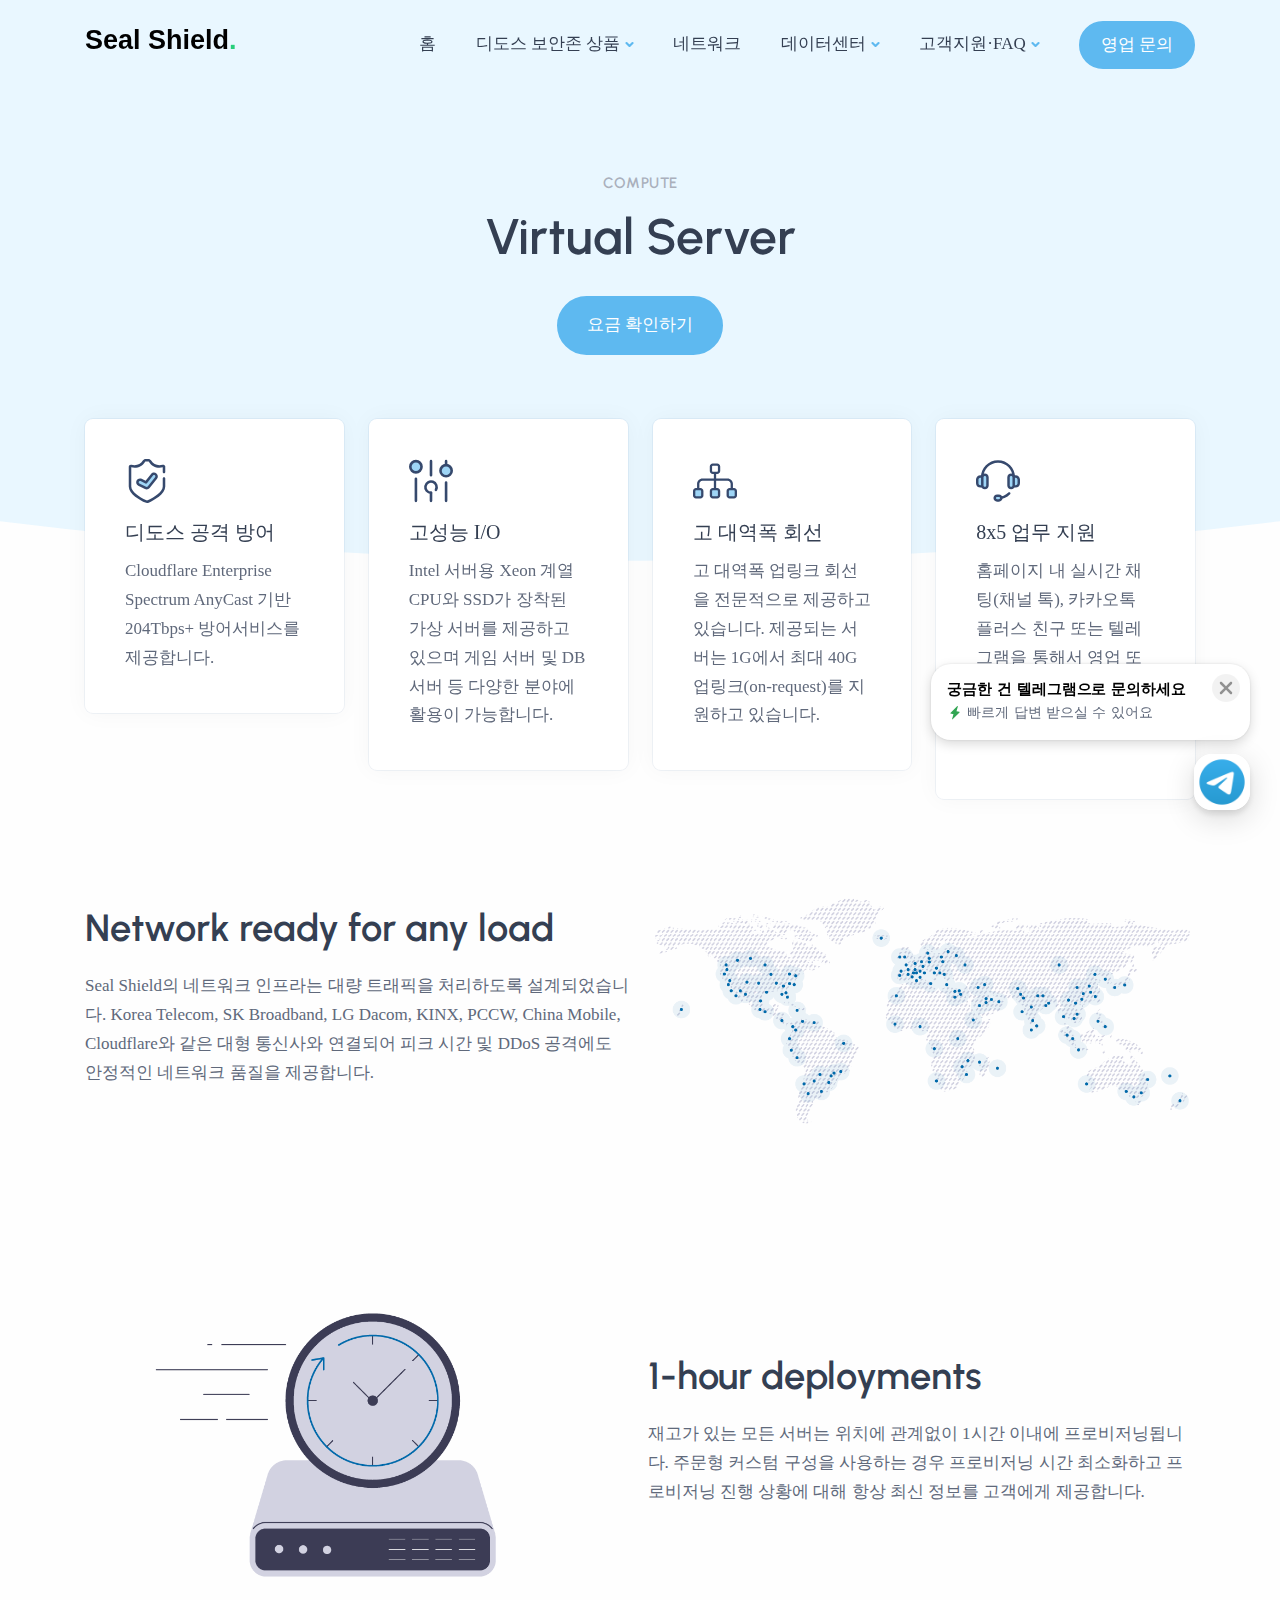
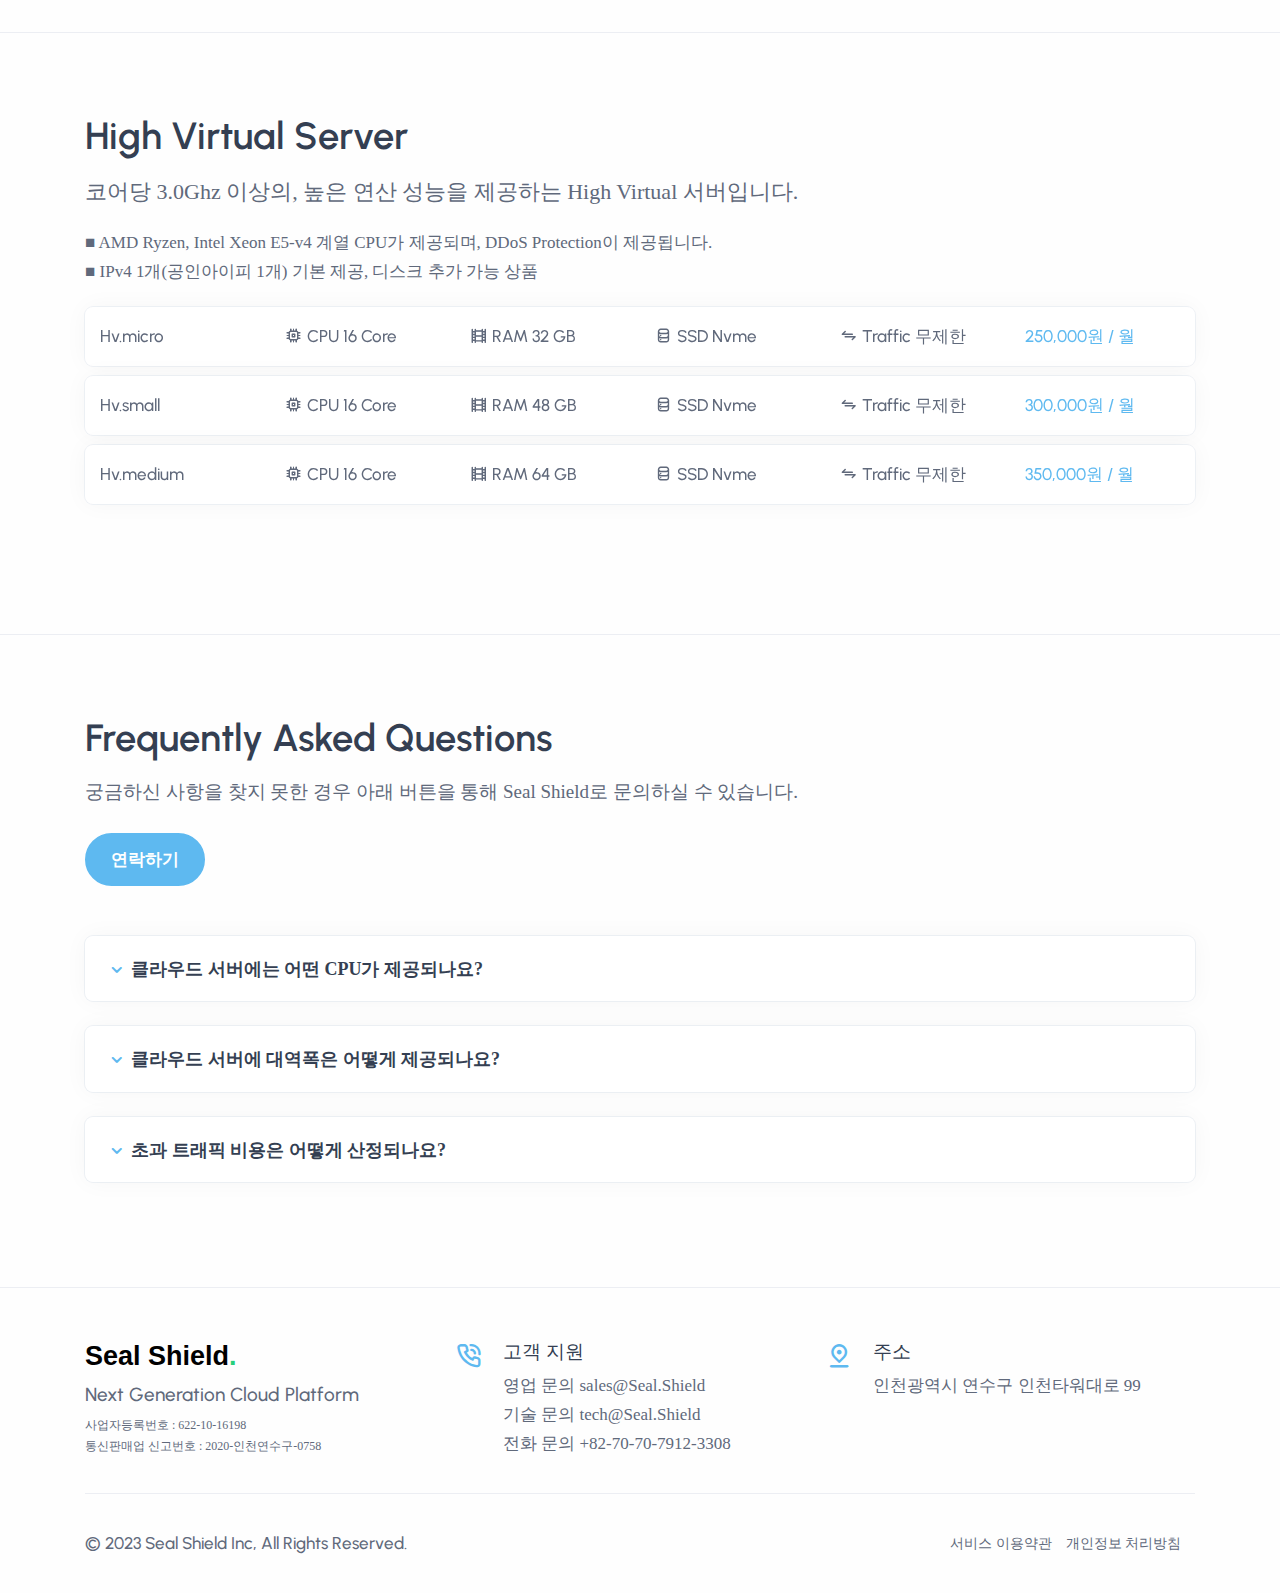
<file: virtualServer.html>
<!DOCTYPE html>
<html lang="en">

<head>
    <meta charset="utf-8">
    <meta name="viewport" content="width=device-width, initial-scale=1.0">
    <title>Seal Shield</title>
    <link rel="shortcut icon" href="./static/img/favicon.png">
    <link rel="stylesheet" href="./static/css/plugins.css">
    <link rel="stylesheet" href="./static/css/style.css">
    <link rel="stylesheet" href="./static/css/colors/sky.css">
    <link rel="preload" href="./static/css/fonts/urbanist.css" as="style" onload="this.rel='stylesheet'">
    <link rel="stylesheet" href="./static/css/common.css">
    <link rel="stylesheet" href="https://webfontworld.github.io/naver/NanumSquare.css">
    <style>
        .hangle {
            font-family: 'NanumSquare';
            font-weight: 450;
        }
    </style>
</head>
<body>
    <div class="content-wrapper">
        <header class="wrapper bg-soft-primary">
            <nav class="navbar navbar-expand-lg classic transparent navbar-light">
                <div class="container flex-lg-row flex-nowrap align-items-center">
                    <div class="navbar-brand w-100">
                        <a href="./index.html">
                            <h2 class="logo-dark"
                                style="color: #000000; font-family: Poppins, sans-serif; font-weight: 600;">Seal Shield<d style="color: #27cf7b;">.</d>
                            </h2>
                            <h2 class="logo-light"
                                style="color: #000000; font-family: Poppins, sans-serif; font-weight: 600;">Seal Shield<d style="color: #27cf7b;">.</d>
                            </h2>
                        </a>
                    </div>
                    <div class="navbar-collapse offcanvas offcanvas-nav offcanvas-start">
                        <div class="offcanvas-header d-lg-none">
                            <h3 class="text-white fs-30 mb-0">Seal Shield</h3>
                            <button type="button" class="btn-close btn-close-white" data-bs-dismiss="offcanvas"
                                aria-label="Close"></button>
                        </div>
                        <div class="offcanvas-body ms-lg-auto d-flex flex-column h-100">
                            <ul class="navbar-nav">
                                <li class="nav-item dropdown dropdown-mega">
                                    <a class="nav-link hangle" href="./index.html">홈</a>
                                </li>
                                <li class="nav-item dropdown">
                                    <a class="nav-link dropdown-toggle hangle" href="javascript:void(0);" data-bs-toggle="dropdown">디도스
                                        보안존 상품</a>
                                    <div class="dropdown-menu dropdown-lg">
                                        <div class="dropdown-lg-content">
                                            <div>
                                                <h6 class="dropdown-header">Compute</h6>
                                                <ul class="list-unstyled">
                                                    <li><a class="dropdown-item hangle" href="./virtualServer.html">가상
                                                            서버</a></li>
                                                    <li><a class="dropdown-item hangle" href="./dedicatedServer.html">단독
                                                            서버</a></li>
                                                    <li><a class="dropdown-item hangle"
                                                            href="./japanDedicatedServer.html">일본 단독 서버</a></li>
                                                </ul>
                                            </div>
                                            <div>
                                                <h6 class="dropdown-header">Network</h6>
                                                <ul class="list-unstyled">
                                                    <li><a class="dropdown-item hangle" href="./bypassDefense.html">우회 방어 회선
                                                            연동</a></li>
                                                </ul>
                                            </div>
                                            <div>
                                                <h6 class="dropdown-header">Datacenter</h6>
                                                <ul class="list-unstyled">
                                                    <li><a class="dropdown-item hangle" href="javascript:void(0);">코로케이션</a></li>
                                                    <li><a class="dropdown-item hangle" href="javascript:void(0);">클라우드플레어 스펙트럼</a></li>
                                                </ul>
                                            </div>
                                        </div>
                                    </div>
                                </li>
                                <li class="nav-item dropdown">
                                    <a class="nav-link hangle" href="./network.html">네트워크</a>
                                </li>
                                <li class="nav-item dropdown">
                                    <a class="nav-link dropdown-toggle hangle" href="javascript:void(0);"
                                        data-bs-toggle="dropdown">데이터센터</a>
                                    <ul class="dropdown-menu">
                                        <li class="dropdown dropdown-submenu dropend"><a
                                                class="dropdown-item dropdown-toggle hangle" href="javascript:void(0);"
                                                data-bs-toggle="dropdown">대한민국</a>
                                            <ul class="dropdown-menu">
                                                <li class="nav-item"><a class="dropdown-item" href="javascript:void(0);">KT Clean-Zone</a>
                                                </li>
                                                <li class="nav-item"><a class="dropdown-item" href="javascript:void(0);">SK Clean-Zone</a>
                                                </li>
                                                <li class="nav-item"><a class="dropdown-item" href="javascript:void(0);">Kinx
                                                        Clean-Zone</a></li>
                                            </ul>
                                        </li>
                                        <li class="dropdown dropdown-submenu dropend"><a
                                                class="dropdown-item dropdown-toggle hangle" href="javascript:void(0);"
                                                data-bs-toggle="dropdown">일본</a>
                                            <ul class="dropdown-menu">
                                                <li class="nav-item"><a class="dropdown-item" href="javascript:void(0);">Tokyo-IDC</a>
                                                </li>
                                            </ul>
                                        </li>
                                        <li class="dropdown dropdown-submenu dropend"><a
                                                class="dropdown-item dropdown-toggle hangle" href="javascript:void(0);"
                                                data-bs-toggle="dropdown">미국</a>
                                            <ul class="dropdown-menu">
                                                <li class="nav-item"><a class="dropdown-item" href="javascript:void(0);">Cloudflare 대한민국
                                                        리전</a></li>
                                            </ul>
                                        </li>
                                    </ul>
                                </li>
                                <li class="nav-item dropdown">
                                    <a class="nav-link dropdown-toggle hangle" href="javascript:void(0);"
                                        data-bs-toggle="dropdown">고객지원·FAQ</a>
                                    <ul class="dropdown-menu">
                                        <li class="nav-item"><a class="dropdown-item hangle" href="./contact.html">연락처</a>
                                        </li>
                                        <li class="dropdown dropdown-submenu dropend"><a
                                                class="dropdown-item dropdown-toggle hangle" href="javascript:void(0);"
                                                data-bs-toggle="dropdown">법률</a>
                                            <ul class="dropdown-menu">
                                                <li class="nav-item"><a class="dropdown-item hangle"
                                                        href="./term.html">서비스 이용약관</a></li>
                                                <li class="nav-item"><a class="dropdown-item hangle"
                                                        href="./privacy.html">개인정보 처리방침</a></li>
                                            </ul>
                                        </li>
                                    </ul>
                                </li>
                            </ul>
                            <!-- /.navbar-nav -->
                            <div class="offcanvas-footer d-lg-none">
                                <div>
                                    <a href="mailto:tech@Seal.Shield" class="link-inverse">tech@Seal.Shield</a>
                                    <br /> +82-70-70-7912-3308<br />
                                </div>
                            </div>
                            <!-- /.offcanvas-footer -->
                        </div>
                        <!-- /.offcanvas-body -->
                    </div>
                    <!-- /.navbar-collapse -->
                    <div class="navbar-other ms-lg-4">
                        <ul class="navbar-nav flex-row align-items-center ms-auto">
                            <li class="nav-item d-none d-md-block">
                                <a href="./contact.html" class="btn btn-sm btn-primary rounded-pill hangle">영업 문의</a>
                            </li>
                            <li class="nav-item d-lg-none">
                                <button class="hamburger offcanvas-nav-btn"><span></span></button>
                            </li>
                        </ul>
                        <!-- /.navbar-nav -->
                    </div>
                    <!-- /.navbar-other -->
                </div>
                <!-- /.container -->
            </nav>
            <!-- /.navbar -->
        </header>
        <!-- /header -->






        <section class="wrapper bg-soft-primary position-relative">
            <div class="container pt-10 pb-17 pt-md-14 text-center">
                <div class="row">
                    <div class="col-lg-8 mx-auto mb-5">
                        <h1 class="fs-15 text-uppercase text-muted mb-3">Compute</h1>
                        <h3 class="display-1 mb-6">Virtual Server</h3>
                        <a href="#pricing" class="btn btn-lg btn-primary rounded-pill hangle">요금 확인하기</a>
                    </div>
                    <!-- /column -->
                </div>
                <!-- /.row -->
            </div>
            <!-- /.container -->
            <div class="overflow-hidden">
                <div class="divider text-light mx-n2">
                    <svg xmlns="http://www.w3.org/2000/svg" viewBox="0 0 1440 60">
                        <path fill="currentColor" d="M0,0V60H1440V0A5771,5771,0,0,1,0,0Z" />
                    </svg>
                </div>
            </div>
        </section>
        <!-- /section -->
        <section class="wrapper bg-light">
            <div class="container pb-15 pb-md-5">
                <div class="row gx-md-5 gy-5 mt-n18 mt-md-n19">
                    <div class="col-md-6 col-xl-3">
                        <div class="card lift">
                            <div class="card-body hangle">
                                <svg xmlns="http://www.w3.org/2000/svg" viewBox="0 0 339.8 409.6"
                                    class="svg-inject icon-svg icon-svg-sm solid-mono text-primary mb-3">
                                    <path class="lineal-stroke"
                                        d="M169.9 409.6c-5.5 0-10.9-1.2-15.8-3.5C107.8 384.8 0 327.5 0 255.5V72.1c0-10.7 8.7-19.4 19.4-19.5 2.1 0 4.2.3 6.1 1 9.2 3.1 18.9 4.7 28.6 4.6 31.5.1 60.7-16.3 76.9-43.3C136.6 5.7 146.6 0 157.4 0h25c10.8.1 20.8 5.7 26.4 14.9 16.2 27 45.4 43.4 76.9 43.3 9.7 0 19.4-1.6 28.6-4.6 10.2-3.4 21.2 2.1 24.6 12.3.7 2 1 4.1 1 6.1v48c0 6.5-5.3 11.8-11.7 11.8-6.5 0-11.8-5.3-11.8-11.7V77.6c-10 2.8-20.3 4.2-30.6 4.2-39.7.2-76.5-20.6-97-54.6-1.3-2.2-3.7-3.6-6.3-3.6h-25c-2.6 0-5 1.4-6.3 3.6-20.5 34-57.3 54.8-97 54.6-10.3 0-20.6-1.4-30.6-4.2v178c0 47.7 72.5 98 140.4 129.3 3.8 1.7 8.2 1.7 12 0 67.9-31.3 140.4-81.6 140.4-129.3v-74.9c0-6.5 5.3-11.8 11.8-11.7 6.5 0 11.7 5.3 11.7 11.7v74.9c0 72-107.8 129.3-154.1 150.6-5 2.2-10.4 3.4-15.9 3.4z" />
                                    <path class="lineal-fill"
                                        d="M156 269l-62.2-31.1c-11.8-5.9-16.6-20.2-10.7-32 5.9-11.8 20.2-16.6 32-10.7l44.9 22.5 56.6-70.7c8.2-10.3 23.2-12 33.5-3.7 10.3 8.2 12 23.2 3.7 33.5l-68.6 85.8c-6.9 8.8-19.1 11.5-29.2 6.4z" />
                                    <path class="lineal-stroke"
                                        d="M166.7 283.3c-5.5 0-11-1.3-15.9-3.8l-62.2-31.1c-17.6-8.8-24.7-30.2-15.9-47.8s30.2-24.7 47.8-15.9l36.4 18.2 50.6-63.3c12.3-15.4 34.7-17.9 50.1-5.6 15.4 12.3 17.9 34.7 5.6 50.1l-68.6 85.8c-6.8 8.5-17.1 13.4-27.9 13.4zm-62.2-78.8c-6.7 0-12.1 5.4-12.1 12.1 0 4.6 2.6 8.8 6.7 10.8l62.2 31.1c5.1 2.6 11.3 1.2 14.9-3.3l68.6-85.8c4.3-5.1 3.7-12.8-1.4-17.1-5.1-4.3-12.8-3.7-17.1 1.4-.1.2-.3.3-.4.5l-56.6 70.7c-3.5 4.3-9.5 5.6-14.4 3.2L110 205.6c-1.7-.7-3.6-1.1-5.5-1.1z" />
                                </svg>
                                <h4 class="hangle">디도스 공격 방어</h4>
                                <p class="mb-0 hangle">Cloudflare Enterprise Spectrum AnyCast 기반 204Tbps+ 방어서비스를 제공합니다.
                                </p>
                            </div>
                            <!--/.card-body -->
                        </div>
                        <!--/.card -->
                    </div>
                    <!--/column -->
                    <div class="col-md-6 col-xl-3">
                        <div class="card lift">
                            <div class="card-body hangle">
                                <svg xmlns="http://www.w3.org/2000/svg" viewBox="0 0 512 492.45"
                                    class="svg-inject icon-svg icon-svg-sm solid-mono text-primary mb-3">
                                    <path class="lineal-stroke"
                                        d="M80.52 492.45a15.19 15.19 0 01-15.19-15.19v-256a15.2 15.2 0 1130.39 0v256a15.2 15.2 0 01-15.2 15.19zm0-355.52a15.19 15.19 0 01-15.19-15.19V80.53a15.2 15.2 0 0130.39 0v41.21a15.2 15.2 0 01-15.2 15.19zM256 492.45a15.19 15.19 0 01-15.19-15.19v-94.19a15.19 15.19 0 1130.38 0v94.19A15.19 15.19 0 01256 492.45zm0-297.78a15.2 15.2 0 01-15.19-15.2V15.19a15.19 15.19 0 0130.38 0v164.29A15.19 15.19 0 01256 194.67zm175.48 297.78a15.2 15.2 0 01-15.2-15.19V263.79a15.2 15.2 0 0130.39 0v213.47a15.19 15.19 0 01-15.19 15.19zm0-350.96a15.2 15.2 0 01-15.2-15.19V15.19a15.2 15.2 0 0130.39 0V126.3a15.19 15.19 0 01-15.19 15.19z" />
                                    <circle class="lineal-fill" cx="80.52" cy="80.53" r="65.33" />
                                    <path class="lineal-stroke"
                                        d="M80.52 161.05a80.52 80.52 0 1180.53-80.52 80.61 80.61 0 01-80.53 80.52zm0-130.66a50.14 50.14 0 1050.14 50.14 50.19 50.19 0 00-50.14-50.14zM256 398.26a80.48 80.48 0 1170.54-41.66 15.19 15.19 0 11-26.6-14.68A50.15 50.15 0 10256 367.87a15.2 15.2 0 010 30.39z" />
                                    <circle class="lineal-fill" cx="431.48" cy="126.29" r="65.33" />
                                    <path class="lineal-stroke"
                                        d="M431.48 206.82A80.52 80.52 0 11512 126.3a80.62 80.62 0 01-80.52 80.52zm0-130.66a50.14 50.14 0 1050.13 50.14 50.19 50.19 0 00-50.13-50.14z" />
                                </svg>
                                <h4 class="hangle">고성능 I/O</h4>
                                <p class="mb-0 hangle">Intel 서버용 Xeon 계열 CPU와 SSD가 장착된 가상 서버를 제공하고 있으며 게임 서버 및 DB 서버 등
                                    다양한 분야에 활용이 가능합니다.</p>
                            </div>
                            <!--/.card-body -->
                        </div>
                        <!--/.card -->
                    </div>
                    <!--/column -->
                    <div class="col-md-6 col-xl-3">
                        <div class="card lift">
                            <div class="card-body hangle">
                                <svg xmlns="http://www.w3.org/2000/svg" viewBox="0 0 409.6 325.5"
                                    class="svg-inject icon-svg icon-svg-sm solid-mono text-primary mb-3">
                                    <path class="lineal-stroke"
                                        d="M371.7 249v-59.6c0-27.8-22.6-50.4-50.4-50.4H215.5V97.2h10c15.4 0 27.9-12.5 27.9-27.9V27.9c0-15.4-12.5-27.9-27.9-27.9h-41.3c-15.4 0-27.9 12.5-27.9 27.9v41.3c0 15.4 12.5 27.9 27.9 27.9h10V139H88.3c-27.8 0-50.3 22.6-50.4 50.4V258h21.4v-68.6c0-16 13-29 29-29h105.8v88.7h21.4v-88.7h105.8c16 0 29 13 29 29V249h21.4zM177.6 69.3V27.9c0-3.6 2.9-6.5 6.5-6.5h41.3c3.6 0 6.5 2.9 6.5 6.5v41.3c0 3.6-2.9 6.5-6.5 6.5h-41.3c-3.6.1-6.5-2.8-6.5-6.4z" />
                                    <path class="lineal-fill"
                                        d="M69.3 314.8H27.9c-9.5 0-17.2-7.7-17.2-17.2v-41.4c0-9.5 7.7-17.2 17.2-17.2h41.3c9.5 0 17.2 7.7 17.2 17.2v41.4c.1 9.5-7.6 17.2-17.1 17.2z" />
                                    <path class="lineal-stroke"
                                        d="M69.3 325.5H27.9C12.5 325.5 0 313 0 297.6v-41.4c0-15.4 12.5-27.9 27.9-27.9h41.3c15.4 0 27.9 12.5 27.9 27.9v41.4c.1 15.4-12.4 27.9-27.8 27.9zm-41.4-75.8c-3.6 0-6.5 2.9-6.5 6.5v41.4c0 3.6 2.9 6.5 6.5 6.5h41.3c3.6 0 6.5-2.9 6.5-6.5v-41.4c0-3.6-2.9-6.5-6.5-6.5H27.9z" />
                                    <path class="lineal-fill"
                                        d="M225.5 314.8h-41.3c-9.5 0-17.2-7.7-17.2-17.2v-41.4c0-9.5 7.7-17.2 17.2-17.2h41.3c9.5 0 17.2 7.7 17.2 17.2v41.4c0 9.5-7.7 17.2-17.2 17.2z" />
                                    <path class="lineal-stroke"
                                        d="M225.5 325.5h-41.3c-15.4 0-27.9-12.5-27.9-27.9v-41.4c0-15.4 12.5-27.9 27.9-27.9h41.3c15.4 0 27.9 12.5 27.9 27.9v41.4c0 15.4-12.5 27.9-27.9 27.9zm-41.4-75.8c-3.6 0-6.5 2.9-6.5 6.5v41.4c0 3.6 2.9 6.5 6.5 6.5h41.3c3.6 0 6.5-2.9 6.5-6.5v-41.4c0-3.6-2.9-6.5-6.5-6.5h-41.3z" />
                                    <path class="lineal-fill"
                                        d="M381.7 314.8h-41.3c-9.5 0-17.2-7.7-17.2-17.2v-41.4c0-9.5 7.7-17.2 17.2-17.2h41.3c9.5 0 17.2 7.7 17.2 17.2v41.4c0 9.5-7.7 17.2-17.2 17.2z" />
                                    <path class="lineal-stroke"
                                        d="M381.7 325.5h-41.3c-15.4 0-27.9-12.5-27.9-27.9v-41.4c0-15.4 12.5-27.9 27.9-27.9h41.3c15.4 0 27.9 12.5 27.9 27.9v41.4c0 15.4-12.5 27.9-27.9 27.9zm-41.4-75.8c-3.6 0-6.5 2.9-6.5 6.5v41.4c0 3.6 2.9 6.5 6.5 6.5h41.3c3.6 0 6.5-2.9 6.5-6.5v-41.4c0-3.6-2.9-6.5-6.5-6.5h-41.3z" />
                                </svg>
                                <h4 class="hangle">고 대역폭 회선</h4>
                                <p class="mb-0 hangle">고 대역폭 업링크 회선을 전문적으로 제공하고 있습니다. 제공되는 서버는 1G에서 최대 40G
                                    업링크(on-request)를 지원하고 있습니다.</p>
                            </div>
                            <!--/.card-body -->
                        </div>
                        <!--/.card -->
                    </div>
                    <!--/column -->
                    <div class="col-md-6 col-xl-3">
                        <div class="card lift">
                            <div class="card-body hangle">
                                <svg xmlns="http://www.w3.org/2000/svg" viewBox="0 0 409.6 385.6"
                                    class="svg-inject icon-svg icon-svg-sm solid-mono text-primary mb-3">
                                    <path class="lineal-stroke"
                                        d="M204.8 363.2c-6.4-.4-11.2-5.8-10.8-12.2.3-5.8 5-10.5 10.8-10.8 36.3 0 71-14.5 96.5-40.3 4.5-4.5 11.8-4.5 16.3 0s4.5 11.8 0 16.3c-29.7 30.1-70.4 47.1-112.8 47zm147.7-147.7c-6.3 0-11.5-5.1-11.5-11.5v-44.8C341 84.1 279.9 23 204.8 23S68.6 84.1 68.6 159.2c-.4 6.4-5.8 11.2-12.2 10.8-5.8-.3-10.5-5-10.8-10.8C45.6 71.4 117 0 204.8 0S364 71.4 364 159.2V204c0 6.4-5.2 11.5-11.5 11.5z" />
                                    <path class="lineal-fill"
                                        d="M213.5 374h-17.4c-12.2 0-22.1-9.9-22.1-22.1 0-12.2 9.9-22 22.1-22.1h17.4c12.2 0 22.1 9.9 22.1 22.1s-9.9 22.1-22.1 22.1z" />
                                    <path class="lineal-stroke"
                                        d="M213.5 385.6h-17.4c-18.5 0-33.6-15-33.6-33.6 0-18.5 15-33.6 33.6-33.6h17.4c18.5 0 33.6 15 33.6 33.6 0 18.5-15.1 33.6-33.6 33.6zm-17.4-44.1c-5.8 0-10.5 4.7-10.6 10.5 0 5.8 4.7 10.5 10.5 10.6h17.4c5.8 0 10.5-4.7 10.6-10.5 0-5.8-4.7-10.5-10.5-10.6h-17.4z" />
                                    <path class="lineal-fill"
                                        d="M76.3 242.9h-35c-16.5 0-29.8-13.4-29.8-29.8v-33.2c0-16.5 13.4-29.8 29.8-29.8h35v92.8z" />
                                    <path class="lineal-stroke"
                                        d="M76.3 254.4h-35C18.5 254.4 0 235.9 0 213.1v-33.2c0-22.8 18.5-41.3 41.3-41.3h35c6.4 0 11.5 5.2 11.5 11.5v92.8c.1 6.3-5.1 11.5-11.5 11.5zm-35-92.8c-10.1 0-18.3 8.2-18.3 18.3V213c0 10.1 8.2 18.3 18.3 18.3h23.5v-69.8l-23.5.1z" />
                                    <path class="lineal-fill"
                                        d="M82.7 257.8c-13.3 0-24.1-10.8-24.1-24.1v-74.4c0-13.3 10.8-24.1 24.1-24.1s24.1 10.8 24.1 24.1v74.4c0 13.3-10.8 24.1-24.1 24.1z" />
                                    <path class="lineal-stroke"
                                        d="M82.7 269.3c-19.7 0-35.6-16-35.7-35.6v-74.4c-.3-19.7 15.4-35.9 35-36.2s35.9 15.4 36.2 35v75.6c.1 19.7-15.9 35.6-35.5 35.6zm0-122.7c-7 0-12.6 5.7-12.6 12.6v74.4c0 7 5.6 12.6 12.6 12.6s12.6-5.6 12.6-12.6v-74.4c0-6.9-5.7-12.5-12.6-12.6z" />
                                    <path class="lineal-fill"
                                        d="M333.2 242.9h35c16.5 0 29.8-13.4 29.8-29.8v-33.2c0-16.5-13.4-29.8-29.8-29.8h-35v92.8z" />
                                    <path class="lineal-stroke"
                                        d="M368.3 254.4h-35c-6.4 0-11.5-5.2-11.5-11.5v-92.8c0-6.4 5.2-11.5 11.5-11.5h35c22.8 0 41.3 18.5 41.3 41.3V213c0 22.9-18.5 41.4-41.3 41.4zm-23.5-23h23.5c10.1 0 18.3-8.2 18.3-18.3v-33.2c0-10.1-8.2-18.3-18.3-18.3h-23.5v69.8z" />
                                    <path class="lineal-fill"
                                        d="M326.9 257.8c13.3 0 24.1-10.8 24.1-24.1v-74.4c0-13.3-10.8-24.1-24.1-24.1s-24.1 10.8-24.1 24.1v74.4c0 13.3 10.8 24.1 24.1 24.1z" />
                                    <path class="lineal-stroke"
                                        d="M326.9 269.3c-19.7 0-35.6-16-35.6-35.6v-74.4c0-19.7 16-35.6 35.6-35.6 19.7 0 35.6 16 35.6 35.6v74.4c0 19.7-15.9 35.6-35.6 35.6zm0-122.7c-7 0-12.6 5.7-12.6 12.6v74.4c0 7 5.6 12.6 12.6 12.6s12.6-5.6 12.6-12.6v-74.4c0-6.9-5.6-12.5-12.6-12.6z" />
                                </svg>
                                <h4 class="hangle">8x5 업무 지원</h4>
                                <p class="mb-0 hangle">홈페이지 내 실시간 채팅(채널 톡), 카카오톡 플러스 친구 또는 텔레그램을 통해서 영업 또는 기술 관련 업무 지원을
                                    받으실 수 있습니다.</p><br>
                            </div>
                            <!--/.card-body -->
                        </div>
                        <!--/.card -->
                    </div>
                    <!--/column -->
                </div>
                <!--/.row -->
            </div>
            <!-- /.container -->
        </section>
        <!-- /section -->
        <section class="wrapper bg-light wrapper-border">
            <div class="container pt-10 pt-md-10">
                <div class="row gx-3 gy-10 mb-15 mb-md-18 align-items-center">
                    <div class="col-lg-6 ppr-3">
                        <h3 class="display-4 mb-4">Network ready for any load</h3>
                        <p class="mb-6 hangle">Seal Shield의 네트워크 인프라는 대량 트래픽을 처리하도록 설계되었습니다. Korea Telecom, SK
                            Broadband, LG Dacom, KINX, PCCW, China Mobile, Cloudflare와 같은 대형 통신사와 연결되어 피크 시간 및 DDoS 공격에도
                            안정적인 네트워크 품질을 제공합니다.</p>
                    </div>
                    <!--/column -->
                    <div class="col-lg-6 ppl-3">
                        <figure><img class="w-auto" src="./static/img/cdn/6.png" alt="" /></figure>
                    </div>
                    <!--/column -->
                </div>
                <!--/.row -->
                <div class="row gx-3 gy-10 mb-10 mb-md-10 align-items-center">
                    <div class="col-lg-6 ppr-3">
                        <figure><img class="w-auto" src="./static/img/compute/1.png" alt="" /></figure>
                    </div>
                    <!--/column -->
                    <div class="col-lg-6 ppl-3">
                        <h3 class="display-4 mb-4">1-hour deployments</h3>
                        <p class="mb-6 hangle">재고가 있는 모든 서버는 위치에 관계없이 1시간 이내에 프로비저닝됩니다. 주문형 커스텀 구성을 사용하는 경우 프로비저닝 시간
                            최소화하고 프로비저닝 진행 상황에 대해 항상 최신 정보를 고객에게 제공합니다.</p>
                    </div>
                    <!--/column -->
                </div>
                <!--/.row -->
            </div>
            <!-- /.container -->
        </section>
        <!-- /section -->
        <section id="pricing" class="wrapper bg-light wrapper-border">
            <div class="container pt-13 pt-md-13 pb-13 pb-md-13">
                <h2 class="display-4 mb-3">High Virtual Server</h2>
                <p class="lead fs-lg hangle">코어당 3.0Ghz 이상의, 높은 연산 성능을 제공하는 High Virtual 서버입니다.</p>
                <div class="row">
                    <div class="hangle">
                        <p>
                            ■ AMD Ryzen, Intel Xeon E5-v4 계열 CPU가 제공되며, DDoS Protection이 제공됩니다.<br>
                            ■ IPv4 1개(공인아이피 1개) 기본 제공, 디스크 추가 가능 상품
                        </p>
                    </div>
                    <!--/column -->
                </div>
                <!-- /.row -->
                <div class="row">
                    <div class="mx-auto">
                        <div class="job-list mb-10">
                            <a class="card mb-2 lift" href="/contact">
                                <div class="card-body p-3">
                                    <span class="row justify-content-between align-items-center">
                                        <span
                                            class="col-8 col-sm-8 col-lg-2 mb-3 mb-md-0 d-flex align-items-center text-body">Hv.micro</span>
                                        <span class="col-6 col-sm-6 col-lg-2 text-body d-flex align-items-center"><i
                                                class="uil uil-processor me-1"></i> CPU 16 Core</span>
                                        <span class="col-6 col-sm-6 col-lg-2 text-body d-flex align-items-center"><i
                                                class="uil uil-film me-1"></i> RAM 32 GB</span>
                                        <span class="col-6 col-sm-6 col-lg-2 text-body d-flex align-items-center"><i
                                                class="uil uil-database-alt me-1"></i> SSD Nvme</span>
                                        <span class="col-6 col-sm-6 col-lg-2 text-body d-flex align-items-center"><i
                                                class="uil uil-exchange me-1"></i>Traffic 무제한</span>
                                        <span
                                            class="col-6 col-sm-6 col-lg-2 text-primary d-flex align-items-center">250,000원
                                            / 월</span>
                                    </span>
                                </div>
                            </a>
                            <a class="card mb-2 lift" href="/contact">
                                <div class="card-body p-3">
                                    <span class="row justify-content-between align-items-center">
                                        <span
                                            class="col-8 col-sm-8 col-lg-2 mb-3 mb-md-0 d-flex align-items-center text-body">Hv.small</span>
                                        <span class="col-6 col-sm-6 col-lg-2 text-body d-flex align-items-center"><i
                                                class="uil uil-processor me-1"></i> CPU 16 Core</span>
                                        <span class="col-6 col-sm-6 col-lg-2 text-body d-flex align-items-center"><i
                                                class="uil uil-film me-1"></i> RAM 48 GB</span>
                                        <span class="col-6 col-sm-6 col-lg-2 text-body d-flex align-items-center"><i
                                                class="uil uil-database-alt me-1"></i> SSD Nvme</span>
                                        <span class="col-6 col-sm-6 col-lg-2 text-body d-flex align-items-center"><i
                                                class="uil uil-exchange me-1"></i>Traffic 무제한</span>
                                        <span
                                            class="col-6 col-sm-6 col-lg-2 text-primary d-flex align-items-center">300,000원
                                            / 월</span>
                                    </span>
                                </div>
                            </a>
                            <a class="card mb-2 lift" href="/contact">
                                <div class="card-body p-3">
                                    <span class="row justify-content-between align-items-center">
                                        <span
                                            class="col-8 col-sm-8 col-lg-2 mb-3 mb-md-0 d-flex align-items-center text-body">Hv.medium</span>
                                        <span class="col-6 col-sm-6 col-lg-2 text-body d-flex align-items-center"><i
                                                class="uil uil-processor me-1"></i> CPU 16 Core</span>
                                        <span class="col-6 col-sm-6 col-lg-2 text-body d-flex align-items-center"><i
                                                class="uil uil-film me-1"></i> RAM 64 GB</span>
                                        <span class="col-6 col-sm-6 col-lg-2 text-body d-flex align-items-center"><i
                                                class="uil uil-database-alt me-1"></i> SSD Nvme</span>
                                        <span class="col-6 col-sm-6 col-lg-2 text-body d-flex align-items-center"><i
                                                class="uil uil-exchange me-1"></i>Traffic 무제한</span>
                                        <span
                                            class="col-6 col-sm-6 col-lg-2 text-primary d-flex align-items-center">350,000원
                                            / 월</span>
                                    </span>
                                </div>
                            </a>
                        </div>
                    </div>
                </div>
                <!-- /.row -->
            </div>
            <!-- /.container -->
    </div>
    <!-- /.container -->
    </section>
    <!-- /section -->
    <section id="faq" class="wrapper bg-light wrapper-border">
        <div class="container pt-13 pt-md-13 pb-13 pb-md-13">
            <h2 class="display-4 mb-3">Frequently Asked Questions</h2>
            <p class="lead mb-5 hangle">궁금하신 사항을 찾지 못한 경우 아래 버튼을 통해 Seal Shield로 문의하실 수 있습니다.</p>
            <a href="./contact.html" class="btn btn-primary rounded-pill me-2" target="_blank">연락하기</a>
            <div class="accordion accordion-wrapper mt-10" id="accordion">
                <div class="card accordion-item">
                    <div class="card-header" id="faq-0">
                        <button class="collapsed hangle" data-bs-toggle="collapse" data-bs-target="#faq-collapse-0"
                            aria-expanded="true" aria-controls="faq-collapse-0"> 클라우드 서버에는 어떤 CPU가 제공되나요? </button>
                    </div>
                    <!--/.card-header -->
                    <div id="faq-collapse-0" class="accordion-collapse collapse" aria-labelledby="faq-0">
                        <div class="card-body hangle">
                            <p>클러스터를 운영하고 있으며, 부하량과 서버 디플로이 시점에 따라 제공되는 CPU가 상이할 수 있습니다.</p>
                            <h5>High Virtual Server</h5>
                            <p>
                                * AMD Ryzen 5950X 3.4Ghz <a href="https://www.amd.com/en/product/10456" target="_blank"
                                    class="external">제조사 상세 스펙</a> <a
                                    href="https://www.cpubenchmark.net/cpu.php?cpu=AMD+Ryzen+9+5950X" target="_blank"
                                    class="external">PASSMARK 벤치마크 수치</a><br>
                                * AMD ThreadRipper 2990WX 3.0Ghz <a href="https://www.amd.com/en/product/7926"
                                    target="_blank" class="external">제조사 상세 스펙</a> <a
                                    href="https://www.cpubenchmark.net/cpu.php?cpu=AMD+Ryzen+Threadripper+2950X&id=3316"
                                    target="_blank" class="external">PASSMARK 벤치마크 수치</a><br />
                                * Intel Xeon E5-2680v2 2.8Ghz <a
                                    href="https://ark.intel.com/content/www/kr/ko/ark/products/75277/intel-xeon-processor-e52680-v2-25m-cache-2-80-ghz.html"
                                    target="_blank" class="external">제조사 상세 스펙</a> <a
                                    href="https://www.cpubenchmark.net/cpu.php?cpu=Intel+Xeon+E5-2680+v2+%40+2.80GHz&id=2061"
                                    target="_blank" class="external">PASSMARK 벤치마크 수치</a><br>
                                * Intel Xeon E5-2697v2 2.7Ghz <a
                                    href="https://ark.intel.com/content/www/kr/ko/ark/products/75283/intel-xeon-processor-e52697-v2-30m-cache-2-70-ghz.html"
                                    target="_blank" class="external">제조사 상세 스펙</a> <a
                                    href="https://www.cpubenchmark.net/cpu.php?cpu=Intel+Xeon+E5-2697+v2+%40+2.70GHz&id=2009"
                                    target="_blank" class="external">PASSMARK 벤치마크 수치</a>
                            </p>
                        </div>
                        <!--/.card-body -->
                    </div>
                    <!--/.accordion-collapse -->
                </div>
                <!--/.accordion-item -->
            </div>
            <div class="accordion accordion-wrapper mt-1" id="accordion">
                <div class="card accordion-item">
                    <div class="card-header" id="faq-1">
                        <button class="collapsed hangle" data-bs-toggle="collapse" data-bs-target="#faq-collapse-1"
                            aria-expanded="true" aria-controls="faq-collapse-1"> 클라우드 서버에 대역폭은 어떻게 제공되나요? </button>
                    </div>
                    <!--/.card-header -->
                    <div id="faq-collapse-1" class="accordion-collapse collapse" aria-labelledby="faq-1">
                        <div class="card-body hangle">
                            <p>사용 가능한 Traffic(트래픽)과 별개로 Bandwidth(대역폭)은 기본제공 20Mbps 입니다.</p>
                            <p>
                                사용하시는 대역폭이 일일 95th Persentile기준 보장 대역폭을 초과할 경우 업링크 속도가 제한될 수 있습니다.<br>
                                영업팀을 통해 Traffic(트래픽) 빌링 형태를 Bandwidth(대역폭) 기반 과금으로 전환할 수 있습니다.
                            </p>
                            <h5>High Virtual Server</h5>
                            <p>
                                제공 업링크 : 1Gbps<br>
                                보장 대역폭 : 20Mbps<br>
                            </p>
                        </div>
                        <!--/.card-body -->
                    </div>
                    <!--/.accordion-collapse -->
                </div>
                <!--/.accordion-item -->
            </div>
            <div class="accordion accordion-wrapper mt-1" id="accordion">
                <div class="card accordion-item">
                    <div class="card-header" id="faq-2">
                        <button class="collapsed hangle" data-bs-toggle="collapse" data-bs-target="#faq-collapse-2"
                            aria-expanded="true" aria-controls="faq-collapse-2"> 초과 트래픽 비용은 어떻게 산정되나요? </button>
                    </div>
                    <!--/.card-header -->
                    <div id="faq-collapse-2" class="accordion-collapse collapse" aria-labelledby="faq-2">
                        <div class="card-body hangle">
                            <p>모든 리전에 대한 트래픽은 무제한입니다.</p>
                            <p>월 전송량이 200TB 이상인 경우 Custom Pricing을 제안드릴 수 있습니다.</p>
                        </div>
                        <!--/.card-body -->
                    </div>
                    <!--/.accordion-collapse -->
                </div>
                <!--/.accordion-item -->
            </div>
        </div>
        <!-- /.container -->
        </div>
        <!-- /.container -->
    </section>
    <!-- /section -->





    </div>
    <!-- /.content-wrapper -->
    <footer>
        <div class="container pt-10 pb-7">
            <div class="row gx-lg-0 gy-6">
                <div class="col-lg-4">
                    <div class="widget">
                        <h2 class="logo-dark mb-1"
                            style="color: #000000; font-family: Poppins, sans-serif; font-weight: 600;">Seal Shield<d
                                style="color: #27cf7b;">.</d>
                        </h2>
                        <p class="lead mb-1">Next Generation Cloud Platform</p>
                        <p class="mb-0 hangle" style="font-size: .6rem;">
                            사업자등록번호 : 622-10-16198<br>
                            통신판매업 신고번호 : 2020-인천연수구-0758<br>
                        </p>
                    </div>
                    <!-- /.widget -->
                </div>
                <!-- /column -->
                <div class="col-lg-4">
                    <div class="widget">
                        <div class="d-flex flex-row">
                            <div>
                                <div class="icon text-primary fs-28 me-4 mt-n1"> <i class="uil uil-phone-volume"></i>
                                </div>
                            </div>
                            <div>
                                <h5 class="mb-1 hangle">고객 지원</h5>
                                <p class="mb-0 hangle">영업 문의 sales@Seal.Shield<br />기술 문의 tech@Seal.Shield<br />전화 문의
                                    +82-70-70-7912-3308</p>
                            </div>
                        </div>
                        <!--/div -->
                    </div>
                    <!-- /.widget -->
                </div>
                <!-- /column -->
                <div class="col-lg-4">
                    <div class="widget">
                        <div class="d-flex flex-row">
                            <div>
                                <div class="icon text-primary fs-28 me-4 mt-n1"> <i
                                        class="uil uil-location-pin-alt"></i> </div>
                            </div>
                            <div class="align-self-start justify-content-start hangle">
                                <h5 class="mb-1 hangle">주소</h5>
                                <address>인천광역시 연수구 인천타워대로 99</address>
                            </div>
                        </div>
                        <!--/div -->
                    </div>
                    <!-- /.widget -->
                </div>
                <!-- /column -->
            </div>
            <!--/.row -->
            <hr class="mt-7 mt-md-7 mb-7" />
            <div class="d-md-flex align-items-center justify-content-between">
                <p class="mb-2 mb-lg-0">© 2023 Seal Shield Inc, All Rights Reserved.</p>
                <nav class="nav mb-0 hangle">
                    <a href="./term.html" style="font-size: .7rem; margin: 0 0.7rem 0 0; color: #60697b;">서비스 이용약관</a>
                    <a href="./privacy.html" style="font-size: .7rem; margin: 0 0.7rem 0 0; color: #60697b;">개인정보
                        처리방침</a>
                </nav>
                <!-- /.social -->
            </div>
        </div>
        <!-- /.container -->
    </footer>
    <div class="progress-wrap">
        <svg class="progress-circle svg-content" width="100%" height="100%" viewBox="-1 -1 102 102">
            <path d="M50,1 a49,49 0 0,1 0,98 a49,49 0 0,1 0,-98" />
        </svg>
    </div>
    <script src="./static/js/plugins.js"></script>
    <script src="./static/js/theme.js"></script>
    <script>
        function closePop() {
            var popup = document.getElementsByClassName("kbDpsJ");
            popup[0].style.display = "none";
        }
    </script>
    <article role="dialog" class="PCBubblePopupLayer__PCBubbleWrapper-ch-front__sc-qr66bs-0 kbDpsJ">
        <h2 class="a11y-hidden">Channel Talk pop-up</h2>
        <div class="PCLabelButton__Wrapper-ch-front__sc-1viw4do-1 gcPqyR">
            <button type="button" class="PCLabelButton__LabelButton-ch-front__sc-1viw4do-0 kdbiBm">
                <div class="PCLabelButton__TextWrapper-ch-front__sc-1viw4do-2 iOwXlC">
                    <div class="PCLabelButton__Title-ch-front__sc-1viw4do-3 kqRZza">궁금한 건 텔레그램으로 문의하세요</div>
                    <div class="PCLabelButton__Status-ch-front__sc-1viw4do-4 jOeHgT">
                        <svg xmlns="http://www.w3.org/2000/svg" width="16" height="16" fill="none" viewBox="0 0 24 24"
                            foundation="[object Object]" class="Iconstyled__Icon-sc-1iqwu2g-0 iCEngM"
                            data-testid="bezier-react-icon" color="bgtxt-green-normal" margintop="0" marginright="0"
                            marginbottom="0" marginleft="0">
                            <path fill="currentColor" fill-rule="evenodd"
                                d="m18.54 10.226-4.319-1 2.082-7.083c.146-.496-.468-.86-.833-.493L5.146 12.002a.5.5 0 0 0 .242.84l4.32 1-2.084 7.082c-.146.498.468.861.834.494l10.323-10.352a.5.5 0 0 0-.24-.84Z"
                                clip-rule="evenodd"></path>
                        </svg>빠르게 답변 받으실 수 있어요</span>
                    </div>
                </div>
            </button>
            <div class="PCLabelButton__CloseButtonArea-ch-front__sc-1viw4do-7 imEiwF">
                <span class="a11y-hidden">Close</span>
                <button class="PCLabelButton__CloseButton-ch-front__sc-1viw4do-6 flvCTH" onclick="closePop()">
                    <svg width="20" height="20" viewBox="0 0 24 24" fill="none" xmlns="http://www.w3.org/2000/svg"
                        foundation="[object Object]"
                        class="InnerIconstyled__Icon-ch-front__sc-197h5bb-0 dVEMjZ PCLabelButton__CloseIcon-ch-front__sc-1viw4do-5 hLYLWV"
                        defaultopacity="1" hoveredopacity="1" margintop="0" marginright="0" marginbottom="0"
                        marginleft="0" withtheme="false">
                        <path fill="currentColor"
                            d="M4.92893 4.92893C4.34315 5.51472 4.34315 6.46447 4.92893 7.05025L9.87868 12L4.92893 16.9497C4.34315 17.5355 4.34315 18.4853 4.92893 19.0711C5.51472 19.6569 6.46447 19.6569 7.05025 19.0711L12 14.1213L16.9497 19.0711C17.5355 19.6569 18.4853 19.6569 19.0711 19.0711C19.6569 18.4853 19.6569 17.5355 19.0711 16.9497L14.1213 12L19.0711 7.05025C19.6569 6.46447 19.6569 5.51472 19.0711 4.92893C18.4853 4.34315 17.5355 4.34315 16.9497 4.92893L12 9.87868L7.05025 4.92893C6.46447 4.34315 5.51472 4.34315 4.92893 4.92893Z">
                        </path>
                    </svg>
                </button>
            </div>
        </div>
    </article>
    <div data-ch-testid="launcher" class="Launcherstyled__LauncherButtonWrapper-ch-front__sc-vjd8p8-0 fhSQvV">
        <button type="button" onclick="window.open('https://t.me/sealshield/')">
            <div class="ChatButtonContainer__Container-ch-front__sc-1xjuzon-0 bKNCWH">
                <span class="a11y-hidden">Channel Chat Button</span>
                <div class="SenderButtonView__Wrapper-ch-front__sc-16y2woi-0 omWkp">
                    <div src="./static/img/tele_logo.png"
                        class="SenderButtonView__SenderAvatarBg-ch-front__sc-16y2woi-1 LVsny"></div>
                </div>
                <div class="IconButtonView__Background-ch-front__sc-vtu014-0 jaYpSL">
                    <svg width="36" height="36" color="#ffffff">
                        <use href="#channel-filled"></use>
                    </svg>
                </div>
                <div class="MinimizeButtonView__Wrapper-ch-front__sc-11fv1z6-0 aSXzX">
                    <svg xmlns="http://www.w3.org/2000/svg" width="36" height="36" fill="none" viewBox="0 0 24 24"
                        foundation="[object Object]" class="Iconstyled__Icon-sc-1iqwu2g-0 pJGcx"
                        data-testid="bezier-react-icon" color="txt-black-darker" margintop="0" marginright="0"
                        marginbottom="0" marginleft="0" aria-hidden="true">
                        <path fill="currentColor" fill-rule="evenodd"
                            d="M16.95 8.464a1 1 0 1 0-1.414-1.414L12 10.586 8.465 7.051A1 1 0 0 0 7.05 8.464L10.586 12 7.05 15.535a1 1 0 1 0 1.414 1.414L12 13.414l3.536 3.536a1 1 0 0 0 1.414-1.415L13.414 12l3.536-3.536Z"
                            clip-rule="evenodd"></path>
                    </svg>
                </div>
            </div>
        </button>
    </div>
</body>

</html>
</file>
<file: static/css/colors/sky.css>
.accordion-wrapper .card-header button,.accordion-wrapper .card-header button:before,.accordion-wrapper .card-header button:hover,.bg-dark.text-inverse a:not(.btn):not([class*=link-]):hover,.bg-navy.text-inverse a:not(.btn):not([class*=link-]):hover,.breadcrumb-item a:hover,.collapse-link,.collapse-link:hover,.dropdown-header,.dropdown-item.active,.dropdown-item:active,.dropdown-item:focus,.dropdown-item:hover,.dropdown-menu-dark .dropdown-item.active,.dropdown-menu-dark .dropdown-item:active,.external:hover,.external:hover:after,.filter.basic-filter ul li a.active,.filter.basic-filter ul li a:hover,.filter:not(.basic-filter) ul li a.active,.filter:not(.basic-filter) ul li a:hover,.icon-list.bullet-primary i,.icon-list.bullet-soft-primary i,.link-primary,.link-primary:focus,.link-primary:hover,.nav-pills .nav-link.active,.nav-pills .show>.nav-link,.nav-tabs .nav-item.show .nav-link,.nav-tabs .nav-link.active,.navbar-expand.navbar-light .navbar-nav .dropdown:not(.dropdown-submenu)>.dropdown-toggle:after,.navbar-light .language-select .dropdown-toggle:after,.navbar-light .navbar-nav .nav-link.active,.navbar-light .navbar-nav .nav-link:focus,.navbar-light .navbar-nav .nav-link:hover,.navbar-light .navbar-nav .show>.nav-link,.navbar-light .navbar-text a,.navbar-light .navbar-text a:focus,.navbar-light .navbar-text a:hover,.navbar-light.fixed .nav-link:focus,.navbar-light.fixed .nav-link:hover,.page-item.active .page-link,.page-link:focus,.page-link:hover,.plyr--full-ui input[type=range],.post-meta li a:hover,.progress-wrap:after,.text-inverse a:not(.btn):hover,.unordered-list.bullet-primary li:before,[class*=offcanvas-].text-inverse a:not(.btn):not([class*=link-]):hover,a,a:hover{color:#5eb9f0}.icon-list.bullet-bg i.bullet-white,.icon-list.bullet-bg i[class*=bullet-soft-primary],.icon-list.bullet-white i,.link-dark:hover,.list-unstyled li a.active,.navbar.navbar-light.fixed .btn.btn-outline-primary:not(:hover),.plyr__control--overlaid:focus,.plyr__control--overlaid:hover,.sidebar nav .nav-link.active,.text-primary,.text-reset a:hover,a.text-reset:hover{color:#5eb9f0!important}.form-control:focus{border-color:#afdcf8}.form-check-input:checked,.icon-list.bullet-primary.bullet-bg i,.navbar.navbar-light.fixed .btn:not(.btn-expand):not(.btn-gradient),.text-line.text-primary:before,.text-line:before,.tooltip-inner{background-color:#5eb9f0}.bg-primary,.icon-list.bullet-bg i[class*=bullet-primary]{background-color:#5eb9f0!important}.plyr--video .plyr__controls .plyr__control.plyr__tab-focus,.plyr--video .plyr__controls .plyr__control:hover,.plyr--video .plyr__controls .plyr__control[aria-expanded=true]{background:#5eb9f0}.swiper-container.nav-color .swiper-navigation .swiper-button:hover,.swiper-container.nav-color .swiper-slide figure .item-link:hover{background:#5eb9f0!important}.form-check-input:checked,.hero-slider:before,.lg-outer .lg-item:after,.loader,.navbar.navbar-light.fixed .btn:not(.btn-expand):not(.btn-gradient),.post-meta li a:hover,.text-inverse a:not(.btn):hover,.tp-loader.spinner,blockquote{border-color:#5eb9f0}.border-primary{border-color:#5eb9f0!important}.btn-primary{--bs-btn-active-bg:$main-color;--bs-btn-active-border-color:$main-color;--bs-btn-color:#fff;--bs-btn-bg:#5eb9f0;--bs-btn-border-color:#5eb9f0;--bs-btn-hover-color:#fff;--bs-btn-hover-bg:#5eb9f0;--bs-btn-hover-border-color:#5eb9f0;--bs-btn-focus-shadow-rgb:118,196,242;--bs-btn-active-color:#fff;--bs-btn-active-bg:#5eb9f0;--bs-btn-active-border-color:#5eb9f0;--bs-btn-active-shadow:0rem 0.25rem 0.75rem rgba(30, 34, 40, 0.15);--bs-btn-disabled-color:#fff;--bs-btn-disabled-bg:#5eb9f0;--bs-btn-disabled-border-color:#5eb9f0}.btn-primary.btn-expand{color:#5eb9f0}.btn-primary.btn-expand:before{background-color:#5eb9f0}.btn-primary.btn-circle.ripple::after,.btn-primary.btn-circle.ripple::before{background-color:#5eb9f0}.btn-soft-primary{--bs-btn-color:#5eb9f0;--bs-btn-bg:#e5f4fd;--bs-btn-border-color:#e5f4fd;--bs-btn-hover-color:#5eb9f0;--bs-btn-hover-bg:#e5f4fd;--bs-btn-hover-border-color:#e5f4fd;--bs-btn-focus-shadow-rgb:209,235,251;--bs-btn-active-color:#5eb9f0;--bs-btn-active-bg:#e5f4fd;--bs-btn-active-border-color:#e5f4fd;--bs-btn-active-shadow:0rem 0.25rem 0.75rem rgba(30, 34, 40, 0.15);--bs-btn-disabled-color:#5eb9f0;--bs-btn-disabled-bg:#e5f4fd;--bs-btn-disabled-border-color:#e5f4fd}.btn-soft-primary.btn-expand{color:#5eb9f0}.btn-soft-primary.btn-expand i,.btn-soft-primary.btn-expand:before,.btn-soft-primary.btn-expand:hover,.btn-soft-primary.btn-expand:hover:before{color:#5eb9f0}.btn-soft-primary.btn-expand:before{background-color:#e5f4fd}.btn-soft-primary.btn-circle.ripple::after,.btn-soft-primary.btn-circle.ripple::before{background-color:#e5f4fd}.btn-outline-primary{--bs-btn-active-bg:$main-color;--bs-btn-active-border-color:$main-color;--bs-btn-color:#5eb9f0;--bs-btn-border-color:#5eb9f0;--bs-btn-hover-color:#fff;--bs-btn-hover-bg:#5eb9f0;--bs-btn-hover-border-color:#5eb9f0;--bs-btn-focus-shadow-rgb:94,185,240;--bs-btn-active-color:#fff;--bs-btn-active-bg:#5eb9f0;--bs-btn-active-border-color:#5eb9f0;--bs-btn-active-shadow:0rem 0.25rem 0.75rem rgba(30, 34, 40, 0.15);--bs-btn-disabled-color:#5eb9f0;--bs-btn-disabled-bg:transparent;--bs-btn-disabled-border-color:#5eb9f0;--bs-gradient:none}.btn-white.btn-play:hover{color:#5eb9f0}.bs-tooltip-auto[data-popper-placement^=top] .tooltip-arrow::before,.bs-tooltip-top .tooltip-arrow::before{border-top-color:#5eb9f0}.bs-tooltip-auto[data-popper-placement^=right] .tooltip-arrow::before,.bs-tooltip-end .tooltip-arrow::before,.wrapper.bg-primary.angled.lower-end:after,.wrapper.bg-primary.angled.upper-end:before{border-right-color:#5eb9f0}.bs-tooltip-auto[data-popper-placement^=bottom] .tooltip-arrow::before,.bs-tooltip-bottom .tooltip-arrow::before{border-bottom-color:#5eb9f0}.bs-tooltip-auto[data-popper-placement^=left] .tooltip-arrow::before,.bs-tooltip-start .tooltip-arrow::before,.wrapper.bg-primary.angled.lower-start:after,.wrapper.bg-primary.angled.upper-start:before{border-left-color:#5eb9f0}.progress-list .progressbar.primary svg path:last-child,.progress-wrap svg.progress-circle path{stroke:#5eb9f0}.progress-list .progressbar.soft-primary svg path:last-child{stroke:#9ed5f6}.lineal-fill,.text-primary .lineal-fill{fill:#9ed5f6}.shape .svg-fill{fill:#5eb9f0}.shape.soft-primary .svg-fill{fill:#e9f7ff}.shape.pale-primary .svg-fill{fill:#e5f4fd}::-moz-selection{background:rgba(94,185,240,.7)}::selection{background:rgba(94,185,240,.7)}.underline.primary:after,.underline:after{background:rgba(94,185,240,.12)}.underline-2.primary:after,.underline-2:not([class*=underline-gradient-]):after{background:#5eb9f0}.underline-3.primary.style-1:after,.underline-3.primary.style-1:before{border-color:#5eb9f0}.underline-3.primary.style-2:after{background-image:url("data:image/svg+xml,%3Csvg xmlns='http://www.w3.org/2000/svg' viewBox='0 0 208.01 8.3'%3E%3Cpath fill='%235eb9f0' d='M64.42,2.42Q42.78,1.46,21.19,0c-2.8-.19-4.09.89-3.87,2L3.92,1.87c-5.13-.05-5.28,3.87-.12,3.92l60.49.55c46.63,2.08,93.34,2.51,139.81,1.27,5-.13,5.39-3.87.13-3.92Z'/%3E%3C/svg%3E")}.underline-3.primary.style-3:after{background-image:url("data:image/svg+xml,%3Csvg xmlns='http://www.w3.org/2000/svg' viewBox='0 0 205 9.37'%3E%3Cpath fill='%235eb9f0' d='M202.47,9.37A1191.26,1191.26,0,0,0,1.79,7.48,1.67,1.67,0,0,1,0,5.92H0A1.76,1.76,0,0,1,1.63,4.21c67-5.71,133.83-5.43,200.8-.27A2.75,2.75,0,0,1,205,6.88h0A2.6,2.6,0,0,1,202.47,9.37Z'/%3E%3C/svg%3E")}a.hover-2:before,a.hover-3:before{background-color:#e5f4fd}.bg-soft-primary{background-color:#e9f7ff!important}.text-soft-primary{color:#e9f7ff!important}.bg-pale-primary{background-color:#e5f4fd!important}.text-pale-primary{color:#e5f4fd!important}.bg-gradient-primary{background:linear-gradient(180deg,#e9f7ff,rgba(255,255,255,0) 100%)}.bg-gradient-reverse-primary{background:linear-gradient(0deg,#e9f7ff,rgba(255,255,255,0) 100%)}.border-soft-primary{border-color:#cfeafb!important}.wrapper.bg-soft-primary.angled.lower-start:after,.wrapper.bg-soft-primary.angled.upper-start:before{border-left-color:#e9f7ff}.wrapper.bg-soft-primary.angled.lower-end:after,.wrapper.bg-soft-primary.angled.upper-end:before{border-right-color:#e9f7ff}.wrapper.bg-pale-primary.angled.lower-start:after,.wrapper.bg-pale-primary.angled.upper-start:before{border-left-color:#e5f4fd}.wrapper.bg-pale-primary.angled.lower-end:after,.wrapper.bg-pale-primary.angled.upper-end:before{border-right-color:#e5f4fd}.icon-list.bullet-soft-primary.bullet-bg i{background-color:#e2f2fc}.icon-list.bullet-bg i[class*=bullet-soft-primary]{background-color:#e2f2fc!important}form.dark-fields .form-control:focus{border-color:rgba(94,185,240,.5)}.alert-dismissible.alert-primary .btn-close{color:#55a7d8}.alert-dismissible.alert-primary .btn-close:hover{color:#386f90}.alert-primary{color:#4282a8;background-color:#eff8fe;border-color:#cfeafb}.alert-primary .alert-link{color:#4b94c0}.swiper-container.nav-color .swiper-navigation .swiper-button,.swiper-container.nav-color .swiper-slide figure .item-link{background:rgba(94,185,240,.9)!important}.swiper-container.nav-color .swiper-navigation .swiper-button-disabled{background:rgba(94,185,240,.7)!important}.overlay.color span.bg{background:rgba(94,185,240,.7)}.itooltip-color.itooltip-inner,.itooltip-primary.itooltip-inner{background:rgba(94,185,240,.9)}.bg-dot.primary{background-image:radial-gradient(#5eb9f0 2px,transparent 2.5px)}.bg-line.primary{background:repeating-linear-gradient(-55deg,rgba(255,255,255,0) .8px,#5eb9f0 1.6px,#5eb9f0 3px,rgba(255,255,255,0) 3.8px,rgba(255,255,255,0) 10px)}.navbar-light .navbar-toggler-icon{background-image:url("data:image/svg+xml,<svg version='1.1' xmlns='http://www.w3.org/2000/svg' width='45' height='32' viewBox='0 0 45 32'><path fill='#5eb9f0' d='M26.88 29.888c-1.076 1.289-2.683 2.103-4.48 2.103s-3.404-0.814-4.472-2.093l-0.008-0.009-5.12-7.040-8.192-10.048-3.52-4.608c-0.646-0.848-1.036-1.922-1.036-3.087 0-2.828 2.292-5.12 5.12-5.12 0.139 0 0.277 0.006 0.413 0.016l-0.018-0.001h33.664c0.118-0.010 0.256-0.015 0.396-0.015 2.828 0 5.12 2.292 5.12 5.12 0 1.165-0.389 2.239-1.045 3.1l0.009-0.013-3.52 4.608-7.872 10.048z'/></svg>")}.cursor-primary a{cursor:url("data:image/svg+xml,%3Csvg xmlns='http://www.w3.org/2000/svg' width='50' height='50' viewBox='0 0 50 50'%3E%3Cdefs%3E%3Cstyle%3E.cls-1%7Bfill:%235eb9f0;opacity:0.9;%7D.cls-2%7Bfill:%23fff;%7D%3C/style%3E%3C/defs%3E%3Ccircle class='cls-1' cx='25' cy='25' r='25'/%3E%3Cpath class='cls-2' d='M21.79,26.79,17,31.59V30a1,1,0,0,0-2,0v4a1,1,0,0,0,.08.38,1,1,0,0,0,.54.54A1,1,0,0,0,16,35h4a1,1,0,0,0,0-2H18.41l4.8-4.79a1,1,0,0,0-1.42-1.42Z'/%3E%3Cpath class='cls-2' d='M34.92,15.62a1,1,0,0,0-.54-.54A1,1,0,0,0,34,15H30a1,1,0,0,0,0,2h1.59l-4.8,4.79a1,1,0,0,0,0,1.41h0a1,1,0,0,0,1.41,0h0L33,18.41V20a1,1,0,0,0,2,0V16A1,1,0,0,0,34.92,15.62Z'/%3E%3C/svg%3E"),auto}.process-wrapper.arrow [class*=col-]:before{background-image:url("data:image/svg+xml,%3Csvg xmlns='http://www.w3.org/2000/svg' viewBox='0 0 108.15 19.5'%3E%3Cpath fill='%235eb9f0' d='M2.38,13.63A107.77,107.77,0,0,1,41.56,3.28C54.29,2.51,67,4.2,79.4,6.9c7.73,1.68,15.38,3.73,23,5.86a1.56,1.56,0,0,0,.83-3C89.85,6,76.35,2.5,62.54.87A111,111,0,0,0,24,2.73,119,119,0,0,0,.8,10.93c-1.81.85-.23,3.54,1.58,2.7Z'/%3E%3Cpath fill='%235eb9f0' d='M95.51,19.27A60.35,60.35,0,0,1,107,12.41a1.58,1.58,0,0,0,1.12-1.29,1.53,1.53,0,0,0-.75-1.56,20.31,20.31,0,0,1-9-8.65,1.56,1.56,0,0,0-2.7,1.57c2.34,4,5.79,7.86,10.12,9.78l.37-2.86a62.69,62.69,0,0,0-12.25,7.18,1.6,1.6,0,0,0-.56,2.14,1.56,1.56,0,0,0,2.13.55Z'/%3E%3C/svg%3E")}@media (min-width:576px){.navbar-expand-sm.navbar-light .navbar-nav .dropdown:not(.dropdown-submenu)>.dropdown-toggle:after{color:#5eb9f0}}@media (min-width:768px){.navbar-expand-md.navbar-light .navbar-nav .dropdown:not(.dropdown-submenu)>.dropdown-toggle:after{color:#5eb9f0}}@media (min-width:992px){.navbar-expand-lg.navbar-light .navbar-nav .dropdown:not(.dropdown-submenu)>.dropdown-toggle:after{color:#5eb9f0}}@media (min-width:1200px){.navbar-expand-xl.navbar-light .navbar-nav .dropdown:not(.dropdown-submenu)>.dropdown-toggle:after{color:#5eb9f0}}@media (min-width:1400px){.navbar-expand-xxl.navbar-light .navbar-nav .dropdown:not(.dropdown-submenu)>.dropdown-toggle:after{color:#5eb9f0}}.navbar.navbar-light.fixed .btn.btn-outline-primary:not(:hover){background:0 0!important}
</file>
<file: static/css/fonts/urbanist.css>
@font-face {
    font-family: Urbanist;
    src: url(../../fonts/urbanist/Urbanist-BoldItalic.woff2) format('font-woff2'), url(../../fonts/urbanist/Urbanist-BoldItalic.woff) format('woff');
    font-weight: 700;
    font-style: italic;
    font-display: block
  }
  @font-face {
    font-family: Urbanist;
    src: url(../../fonts/urbanist/Urbanist-SemiBoldItalic.woff2) format('font-woff2'), url(../../fonts/urbanist/Urbanist-SemiBoldItalic.woff) format('woff');
    font-weight: 600;
    font-style: italic;
    font-display: block
  }
  @font-face {
    font-family: Urbanist;
    src: url(../../fonts/urbanist/Urbanist-Medium.woff2) format('font-woff2'), url(../../fonts/urbanist/Urbanist-Medium.woff) format('woff');
    font-weight: 500;
    font-style: normal;
    font-display: block
  }
  @font-face {
    font-family: Urbanist;
    src: url(../../fonts/urbanist/Urbanist-MediumItalic.woff2) format('font-woff2'), url(../../fonts/urbanist/Urbanist-MediumItalic.woff) format('woff');
    font-weight: 500;
    font-style: italic;
    font-display: block
  }
  @font-face {
    font-family: Urbanist;
    src: url(../../fonts/urbanist/Urbanist-SemiBold.woff2) format('font-woff2'), url(../../fonts/urbanist/Urbanist-SemiBold.woff) format('woff');
    font-weight: 600;
    font-style: normal;
    font-display: block
  }
  @font-face {
    font-family: Urbanist;
    src: url(../../fonts/urbanist/Urbanist-Italic.woff2) format('font-woff2'), url(../../fonts/urbanist/Urbanist-Italic.woff) format('woff');
    font-weight: 400;
    font-style: italic;
    font-display: block
  }
  @font-face {
    font-family: Urbanist;
    src: url(../../fonts/urbanist/Urbanist-Regular.woff2) format('font-woff2'), url(../../fonts/urbanist/Urbanist-Regular.woff) format('woff');
    font-weight: 400;
    font-style: normal;
    font-display: block
  }
  @font-face {
    font-family: Urbanist;
    src: url(../../fonts/urbanist/Urbanist-LightItalic.woff2) format('font-woff2'), url(../../fonts/urbanist/Urbanist-LightItalic.woff) format('woff');
    font-weight: 300;
    font-style: italic;
    font-display: block
  }
  @font-face {
    font-family: Urbanist;
    src: url(../../fonts/urbanist/Urbanist-Light.woff2) format('font-woff2'), url(../../fonts/urbanist/Urbanist-Light.woff) format('woff');
    font-weight: 300;
    font-style: normal;
    font-display: block
  }
  @font-face {
    font-family: Urbanist;
    src: url(../../fonts/urbanist/Urbanist-Bold.woff2) format('font-woff2'), url(../../fonts/urbanist/Urbanist-Bold.woff) format('woff');
    font-weight: 700;
    font-style: normal;
    font-display: block
  }
  * {
    word-spacing: normal !important
  }
  body {
    font-family: Urbanist, sans-serif;
    font-size: .85rem
  }
  .accordion-wrapper .card-header button,
  .badge,
  .btn,
  .btn.btn-circle .number,
  .collapse-link,
  .display-1,
  .display-2,
  .display-3,
  .display-4,
  .display-5,
  .display-6,
  .dropdown-item,
  .filter:not(.basic-filter),
  .filter:not(.basic-filter) ul li a,
  .h1,
  .h2,
  .h3,
  .h4,
  .h5,
  .h6,
  .meta,
  .more,
  .nav-link,
  .post-category,
  h1,
  h2,
  h3,
  h4,
  h5,
  h6 {
    font-weight: 600
  }
  .avatar,
  .btn,
  .dropdown-item,
  .h1,
  .h2,
  .h3,
  .h4,
  .h5,
  .h6,
  .more,
  .nav-link,
  h1,
  h2,
  h3,
  h4,
  h5,
  h6 {
    letter-spacing: normal
  }
  .btn,
  .lg-sub-html p,
  .nav-link,
  .navbar .btn-sm {
    font-size: .85rem
  }
  .dropdown-menu {
    font-size: .85rem
  }
  .btn-group-sm>.btn,
  .btn-sm,
  .post-meta,
  .share-dropdown .dropdown-menu .dropdown-item {
    font-size: .85rem
  }
  .filter,
  .filter ul li a,
  .meta,
  .post-category {
    font-size: .85rem
  }
  .post-header .post-meta {
    font-size: .85rem
  }
  .accordion-wrapper .card-header button,
  .collapse-link,
  .nav-tabs .nav-link {
    font-size: .9rem
  }
  blockquote {
    font-size: .9rem
  }
  .blockquote-footer {
    font-size: .85rem
  }
  .blockquote-details p {
    font-size: .85rem
  }
  .counter-wrapper p {
    font-size: .85rem
  }
  .counter-wrapper .counter {
    font-size: calc(1.33rem + .96vw)
  }
  @media (min-width:1200px) {
    .counter-wrapper .counter {
      font-size: 2.05rem
    }
  }
  .counter-wrapper .counter.counter-lg {
    font-size: calc(1.35rem + 1.2vw)
  }
  @media (min-width:1200px) {
    .counter-wrapper .counter.counter-lg {
      font-size: 2.25rem
    }
  }
  .icon-list.bullet-bg i {
    top: .25rem
  }
  .accordion-wrapper .card-header button:before {
    margin-top: -.2rem
  }
  .form-floating>label {
    padding-top: .65rem
  }
  .h1,
  h1 {
    font-size: calc(1.275rem + .3vw)
  }
  @media (min-width:1200px) {
    .h1,
    h1 {
      font-size: 1.5rem
    }
  }
  .h2,
  h2 {
    font-size: calc(1.26rem + .12vw)
  }
  @media (min-width:1200px) {
    .h2,
    h2 {
      font-size: 1.35rem
    }
  }
  .h3,
  h3 {
    font-size: 1.15rem
  }
  .h4,
  h4 {
    font-size: 1rem
  }
  .h5,
  h5 {
    font-size: .95rem
  }
  .h6,
  h6 {
    font-size: .9rem
  }
  .fs-sm {
    font-size: .75rem !important
  }
  .fs-lg {
    font-size: 1.05rem !important
  }
  .lead {
    font-size: .95rem;
    line-height: 1.6
  }
  .lead.fs-lg {
    font-size: 1.1rem !important;
    line-height: 1.55
  }
  .display-1 {
    font-size: calc(1.375rem + 1.5vw);
    line-height: 1.15
  }
  @media (min-width:1200px) {
    .display-1 {
      font-size: 2.5rem
    }
  }
  .display-2 {
    font-size: calc(1.355rem + 1.26vw);
    line-height: 1.2
  }
  @media (min-width:1200px) {
    .display-2 {
      font-size: 2.3rem
    }
  }
  .display-3 {
    font-size: calc(1.335rem + 1.02vw);
    line-height: 1.2
  }
  @media (min-width:1200px) {
    .display-3 {
      font-size: 2.1rem
    }
  }
  .display-4 {
    font-size: calc(1.315rem + .78vw);
    line-height: 1.25
  }
  @media (min-width:1200px) {
    .display-4 {
      font-size: 1.9rem
    }
  }
  .display-5 {
    font-size: calc(1.295rem + .54vw);
    line-height: 1.25
  }
  @media (min-width:1200px) {
    .display-5 {
      font-size: 1.7rem
    }
  }
  .display-6 {
    font-size: calc(1.275rem + .3vw);
    line-height: 1.3
  }
  @media (min-width:1200px) {
    .display-6 {
      font-size: 1.5rem
    }
  }
</file>
<file: static/css/common.css>
.kbDpsJ {
    position: fixed;
    right: 30px;
    bottom: 160px;
    min-width: 230px;
    max-width: 320px;
    animation: 400ms cubic-bezier(0.36, 0, 0, 1) 0s 1 normal backwards running dWWlnC;
    z-index:4;
}

@keyframes dWWlnC {
    0% {
        opacity: 0;
        transform: translate3d(0px, 10px, 0px);
    }

    100% {
        opacity: 1;
        transform: translate3d(0px, 0px, 0px);
    }
}

.a11y-hidden {
    position: absolute;
    width: 1px;
    height: 1px;
    margin: -1px;
    overflow: hidden;
    clip: rect(0px, 0px, 0px, 0px);
    clip-path: polygon(0px 0px, 0px 0px, 0px 0px);
}

.gcPqyR {
    position: relative;
}

.kdbiBm {
    position: relative;
    box-sizing: border-box;
    display: flex;
    -webkit-box-align: center;
    align-items: center;
    width: 100%;
    padding: 14px 62px 14px 14px;
    cursor: pointer;
    box-shadow: rgba(255, 255, 255, 0.12) 0px 0px 2px 0px inset, rgba(0, 0, 0, 0.05) 0px 0px 2px 1px, rgba(0, 0, 0, 0.15) 0px 4px 12px;
    background: rgb(255, 255, 255);
    border-radius: 20px;
}

.iOwXlC {
    display: flex;
    flex: 1 1 0%;
    flex-direction: column;
    gap: 2px;
    max-width: 100%;
    padding: 1px 2px;
    overflow: hidden;
}

.kqRZza {
    overflow: hidden;
    font-weight: bold;
    color: rgb(0, 0, 0);
    font-size: 15px;
    line-height: 20px;
    letter-spacing: -0.1px;
    text-align: left;
    text-overflow: ellipsis;
    white-space: nowrap;
}

.jOeHgT {
    display: flex;
    column-gap: 4px;
    -webkit-box-align: center;
    align-items: center;
    font-size:14px;
}

.iCEngM {
    flex: 0 0 auto;
    margin: 0px;
    color: rgb(49, 165, 82);
    transition-delay: 0ms;
    transition-timing-function: cubic-bezier(0.3, 0, 0, 1);
    transition-duration: 150ms;
    transition-property: color;
}

.bRfqdt {
    font-size: 13px;
    line-height: 18px;
    display: block;
    overflow: hidden;
    text-overflow: ellipsis;
    white-space: nowrap;
    margin: 0px;
    font-style: normal;
    font-weight: normal;
    color: rgba(0, 0, 0, 0.4);
    transition-delay: 0ms;
    transition-timing-function: cubic-bezier(0.3, 0, 0, 1);
    transition-duration: 150ms;
    transition-property: color;
}

.imEiwF {
    position: absolute;
    top: 0px;
    right: 0px;
    padding-top: 10px;
    padding-right: 10px;
}

.a11y-hidden {
    position: absolute;
    width: 1px;
    height: 1px;
    margin: -1px;
    overflow: hidden;
    clip: rect(0px, 0px, 0px, 0px);
    clip-path: polygon(0px 0px, 0px 0px, 0px 0px);
}

.flvCTH {
    padding: 4px;
    color: rgba(0, 0, 0, 0.4);
    cursor: pointer;
    background-color: rgba(0, 0, 0, 0.05);
    border-radius: 18px;
    display:flex;
}

.dVEMjZ {
    flex: 0 0 auto;
    width: 20px;
    height: 20px;
    margin: 0px;
    color: inherit;
    cursor: pointer;
    opacity: 1;
}

.bKNCWH {
    position: relative;
    box-sizing: border-box;
    display: flex;
    flex-wrap: nowrap;
    -webkit-box-align: center;
    align-items: center;
    -webkit-box-pack: center;
    justify-content: center;
    width: 56px;
    height: 56px;
    overflow: initial;
    cursor: pointer;
    backdrop-filter: blur(30px);
    border-radius: 24px;
    will-change: transform, opacity;
    transition: transform 400ms cubic-bezier(0.36, 0, 0, 1) 10ms, box-shadow 200ms ease-out 0s;
    animation: 400ms cubic-bezier(0.36, 0, 0, 1) 0s 1 normal backwards running bBWrYX;
}

.bKNCWH:hover {box-shadow:rgba(0, 0, 0, 0.1) 0px 8px 30px 0px}

.a11y-hidden {
    position: absolute;
    width: 1px;
    height: 1px;
    margin: -1px;
    overflow: hidden;
    clip: rect(0px, 0px, 0px, 0px);
    clip-path: polygon(0px 0px, 0px 0px, 0px 0px);
}

.omWkp {
    position: absolute;
    width: 100%;
    height: 100%;
    cursor: pointer;
    visibility: visible;
    transition: visibility 400ms ease 0s;
    animation: 400ms cubic-bezier(0.36, 0, 0, 1) 0s 1 normal both running jBcSpD;
}

.LVsny {
    width: 100%;
    height: 100%;
    background-color: rgba(255, 255, 255, 0.9);
    background-image: url("../img/tele_logo.png");
    background-repeat: no-repeat;
    background-position: center center;
    background-size: cover;
    border-radius: 18px;
    box-shadow: rgba(255, 255, 255, 0.2) 0px 0px 0px 1px inset, rgba(0, 0, 0, 0.1) 0px 4px 6px, rgba(0, 0, 0, 0.15) 0px 8px 30px;
}

.jaYpSL {
    position: absolute;
    display: flex;
    -webkit-box-align: center;
    align-items: center;
    -webkit-box-pack: center;
    justify-content: center;
    width: 100%;
    height: 100%;
    cursor: pointer;
    visibility: hidden;
    border-radius: 24px;
    transition: visibility 400ms ease 0s;
    animation: 400ms cubic-bezier(0.36, 0, 0, 1) 0s 1 normal both running jiroXv;
    background: linear-gradient(rgb(104, 97, 236) 0%, rgb(127, 97, 236) 100%);
    box-shadow: rgba(255, 255, 255, 0.2) 0px 0px 0px 1px inset, rgba(0, 0, 0, 0.1) 0px 4px 6px, rgba(0, 0, 0, 0.15) 0px 8px 30px;
}

.aSXzX {
    position: absolute;
    display: flex;
    -webkit-box-align: center;
    align-items: center;
    -webkit-box-pack: center;
    justify-content: center;
    width: 100%;
    height: 100%;
    cursor: pointer;
    will-change: opacity, visibility;
    visibility: hidden;
    background-color: rgba(247, 247, 248, 0.9);
    border-radius: 24px;
    transition: visibility 400ms ease 0s;
    animation: 400ms cubic-bezier(0.36, 0, 0, 1) 0s 1 normal both running jiroXv;
    box-shadow: rgba(255, 255, 255, 0.2) 0px 0px 0px 1px inset, rgba(0, 0, 0, 0.1) 0px 4px 6px, rgba(0, 0, 0, 0.15) 0px 8px 30px;
}

.pJGcx {
    flex: 0 0 auto;
    margin: 0px;
    color: rgba(0, 0, 0, 0.6);
    transition-delay: 0ms;
    transition-timing-function: cubic-bezier(0.3, 0, 0, 1);
    transition-duration: 150ms;
    transition-property: color;
}

.iogmLg {
    background-clip: padding-box;
    border: 2px solid rgba(255, 255, 255, 0.9);
}

.fhSQvV {
    position: fixed;
    z-index: 10;
    display: flex;
    flex-wrap: nowrap;
    width: auto;
    overflow: visible;
    background: transparent;
    bottom: 90px;
    right: 30px;
}

button {
    box-sizing: border-box;
    width: auto;
    padding: 0px;
    margin: 0px;
    overflow: visible;
    font-style: inherit;
    font-variant: inherit;
    font-weight: inherit;
    font-stretch: inherit;
    font-size: inherit;
    font-optical-sizing: inherit;
    font-kerning: inherit;
    font-feature-settings: inherit;
    font-variation-settings: inherit;
    font-family: NotoSansKR, -apple-system, BlinkMacSystemFont, "Helvetica Neue", "맑은 고딕", "Segoe UI", Roboto, "system-ui", "sans-serif";
    line-height: inherit;
    color: inherit;
    text-shadow: transparent 0px 0px 0px;
    letter-spacing: inherit;
    background: transparent;
    border: 0px solid transparent;
    box-shadow: transparent 0px 0px 0px;
}

.imEiwF:hover .PCLabelButton__CloseButton-ch-front__sc-1viw4do-6 {
    background-color: rgba(0, 0, 0, 0.15);
}
</file>
